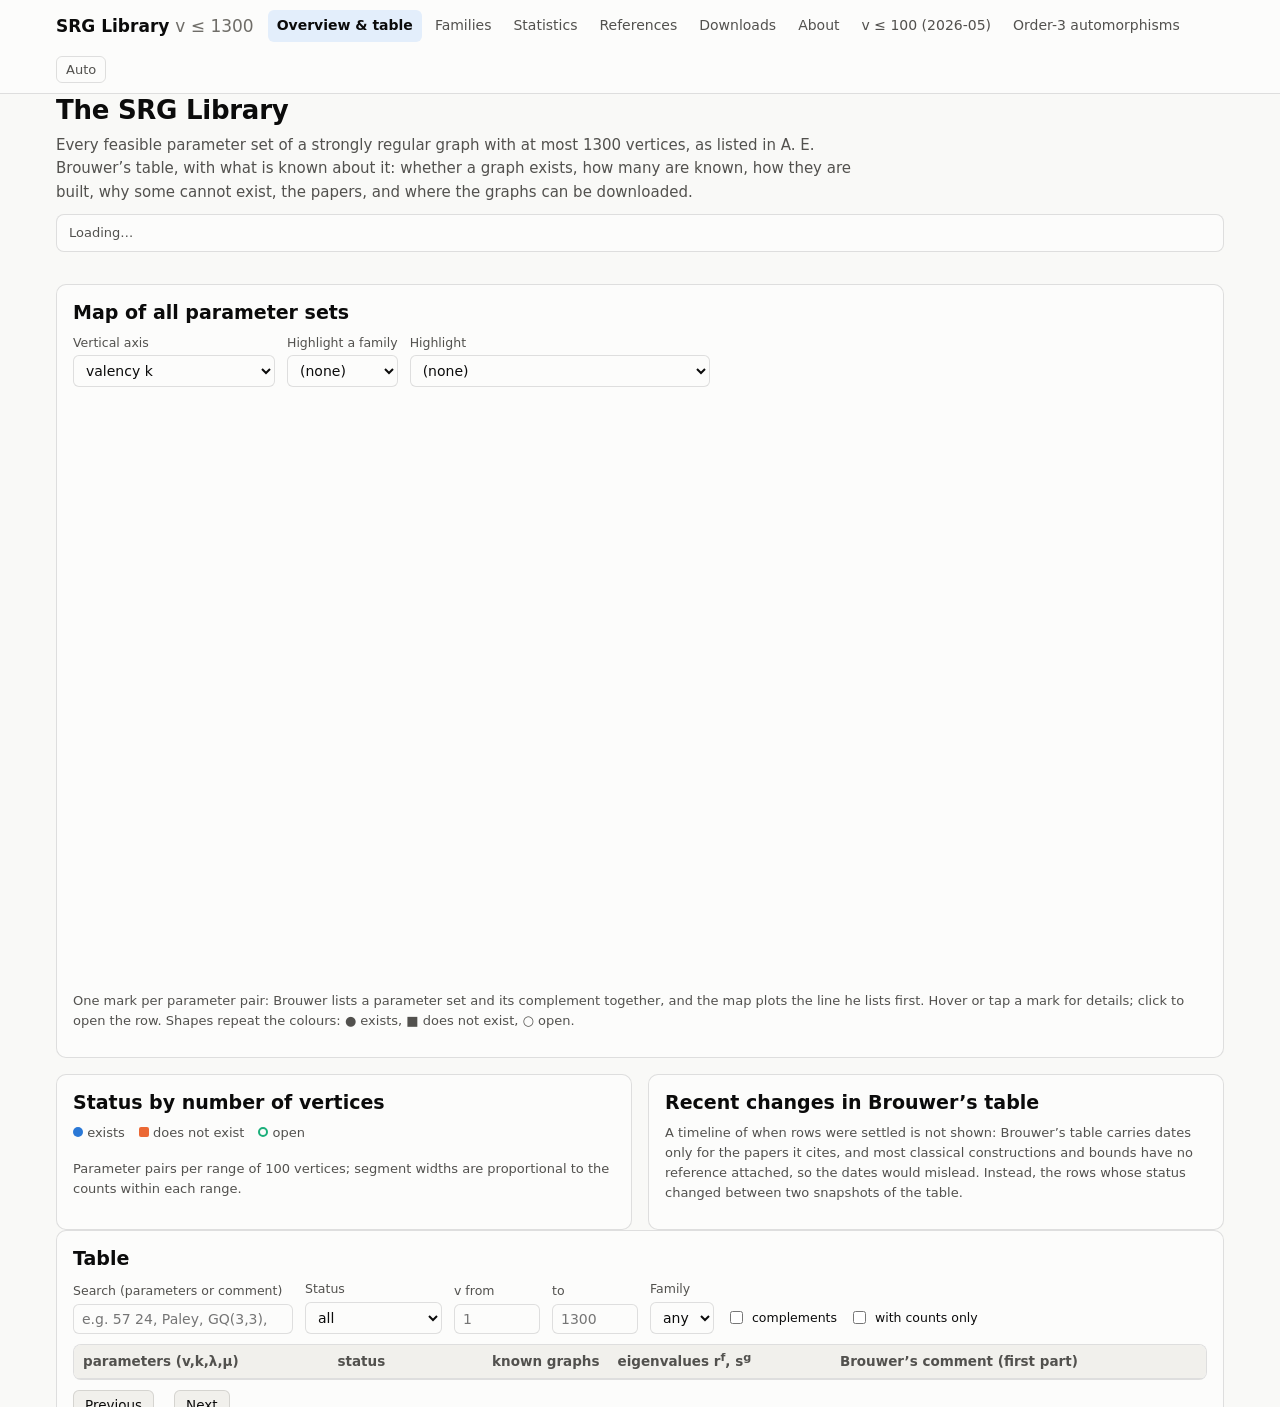
<file: index.html>
<!doctype html>
<html lang="en"><head><meta charset="utf-8">
<meta name="viewport" content="width=device-width, initial-scale=1">
<title>SRG Library</title>
<meta http-equiv="refresh" content="0; url=library.html">
<link rel="canonical" href="library.html">
<style>body{font-family:system-ui,sans-serif;margin:2rem;background:#fff;color:#111}@media (prefers-color-scheme:dark){body{background:#111;color:#eee}a{color:#8cf}}</style>
</head><body><p>The SRG Library has moved to <a href="library.html">library.html</a>. The earlier v ≤ 100 table is at <a href="v100.html">v100.html</a>.</p></body></html>
</file>
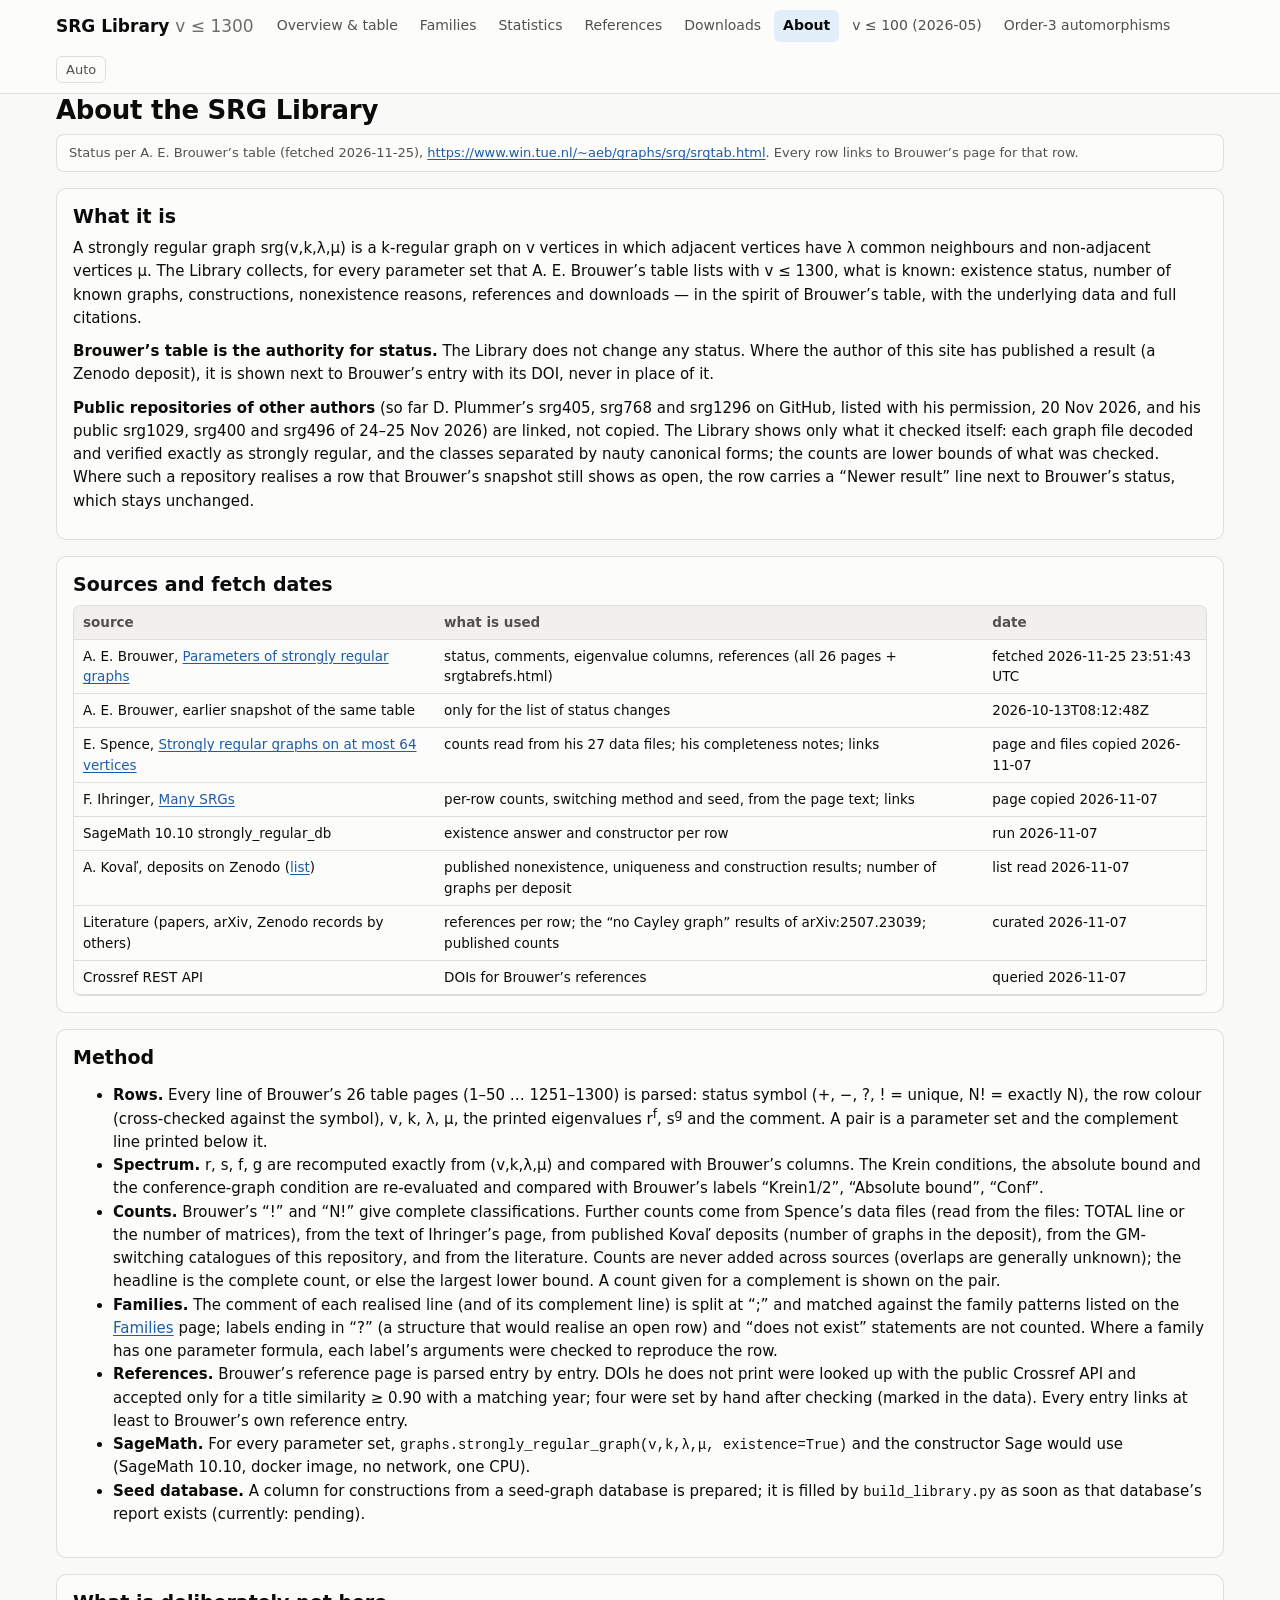
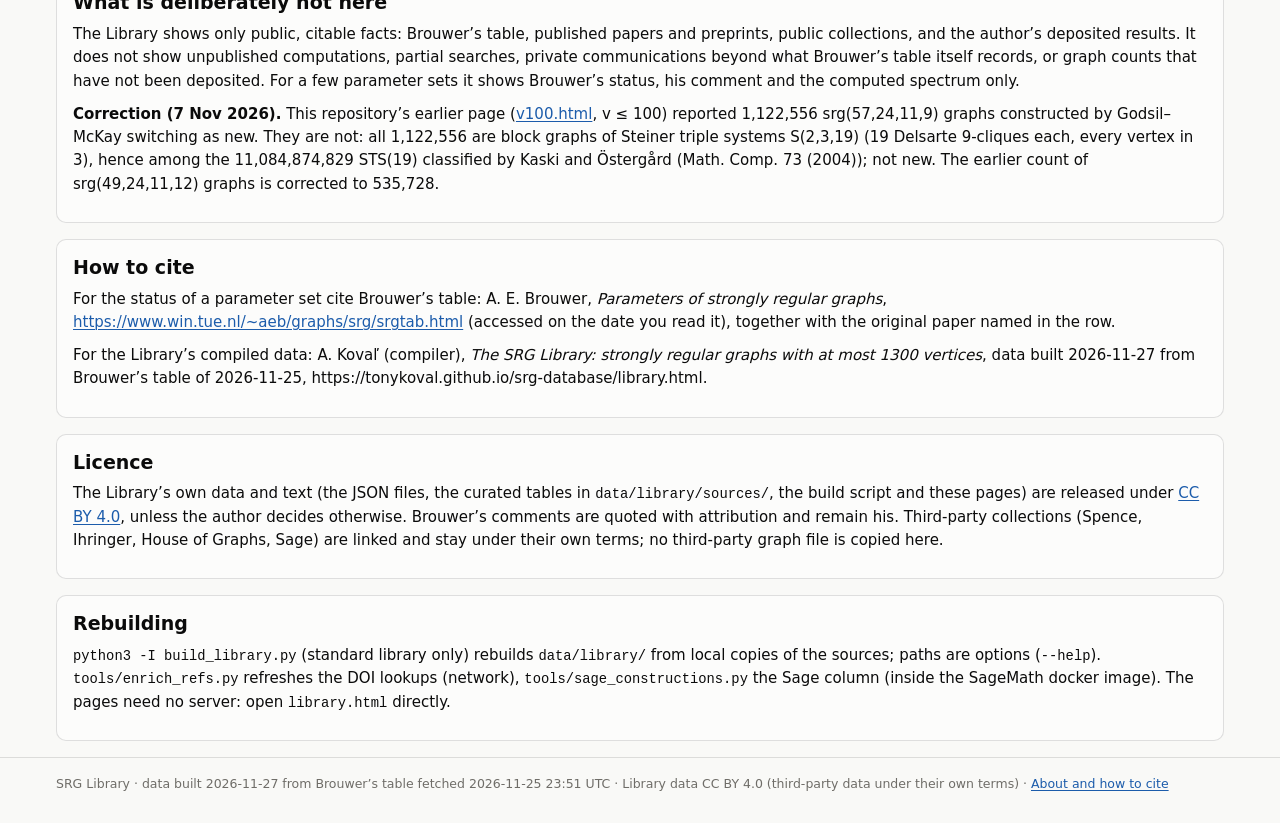
<file: about.html>
<!doctype html>
<html lang="en">
<head>
<meta charset="utf-8">
<meta name="viewport" content="width=device-width, initial-scale=1">
<title>About the SRG Library</title>
<meta name="description" content="Sources, method, licence and how to cite the SRG Library.">
<link rel="stylesheet" href="assets/library.css">
<script src="assets/library.js"></script>
</head>
<body data-page="about">
<header class="top"></header>
<main class="wrap">
  <h1>About the SRG Library</h1>
  <p class="source-line" data-source-line>Loading…</p>

  <section class="card">
    <h2>What it is</h2>
    <p>A strongly regular graph srg(v,k,λ,μ) is a k-regular graph on v vertices in which adjacent vertices have λ common neighbours and non-adjacent vertices μ. The Library collects, for every parameter set that A. E. Brouwer’s table lists with v ≤ 1300, what is known: existence status, number of known graphs, constructions, nonexistence reasons, references and downloads — in the spirit of Brouwer’s table, with the underlying data and full citations.</p>
    <p><b>Brouwer’s table is the authority for status.</b> The Library does not change any status. Where the author of this site has published a result (a Zenodo deposit), it is shown next to Brouwer’s entry with its DOI, never in place of it.</p>
    <p><b>Public repositories of other authors</b> (so far D. Plummer’s srg405, srg768 and srg1296 on GitHub, listed with his permission, 20 Nov 2026, and his public srg1029, srg400 and srg496 of 24–25 Nov 2026) are linked, not copied. The Library shows only what it checked itself: each graph file decoded and verified exactly as strongly regular, and the classes separated by nauty canonical forms; the counts are lower bounds of what was checked. Where such a repository realises a row that Brouwer’s snapshot still shows as open, the row carries a “Newer result” line next to Brouwer’s status, which stays unchanged.</p>
  </section>

  <section class="card">
    <h2>Sources and fetch dates</h2>
    <div id="srcs"></div>
  </section>

  <section class="card">
    <h2>Method</h2>
    <ul>
      <li><b>Rows.</b> Every line of Brouwer’s 26 table pages (1–50 … 1251–1300) is parsed: status symbol (+, −, ?, ! = unique, N! = exactly N), the row colour (cross-checked against the symbol), v, k, λ, μ, the printed eigenvalues r<sup>f</sup>, s<sup>g</sup> and the comment. A pair is a parameter set and the complement line printed below it.</li>
      <li><b>Spectrum.</b> r, s, f, g are recomputed exactly from (v,k,λ,μ) and compared with Brouwer’s columns. The Krein conditions, the absolute bound and the conference-graph condition are re-evaluated and compared with Brouwer’s labels “Krein1/2”, “Absolute bound”, “Conf”.</li>
      <li><b>Counts.</b> Brouwer’s “!” and “N!” give complete classifications. Further counts come from Spence’s data files (read from the files: TOTAL line or the number of matrices), from the text of Ihringer’s page, from published Kovaľ deposits (number of graphs in the deposit), from the GM-switching catalogues of this repository, and from the literature. Counts are never added across sources (overlaps are generally unknown); the headline is the complete count, or else the largest lower bound. A count given for a complement is shown on the pair.</li>
      <li><b>Families.</b> The comment of each realised line (and of its complement line) is split at “;” and matched against the family patterns listed on the <a href="families.html">Families</a> page; labels ending in “?” (a structure that would realise an open row) and “does not exist” statements are not counted. Where a family has one parameter formula, each label’s arguments were checked to reproduce the row.</li>
      <li><b>References.</b> Brouwer’s reference page is parsed entry by entry. DOIs he does not print were looked up with the public Crossref API and accepted only for a title similarity ≥ 0.90 with a matching year; four were set by hand after checking (marked in the data). Every entry links at least to Brouwer’s own reference entry.</li>
      <li><b>SageMath.</b> For every parameter set, <code>graphs.strongly_regular_graph(v,k,λ,μ, existence=True)</code> and the constructor Sage would use (SageMath 10.10, docker image, no network, one CPU).</li>
      <li><b>Seed database.</b> A column for constructions from a seed-graph database is prepared; it is filled by <code>build_library.py</code> as soon as that database’s report exists (currently: pending).</li>
    </ul>
  </section>

  <section class="card">
    <h2>What is deliberately not here</h2>
    <p>The Library shows only public, citable facts: Brouwer’s table, published papers and preprints, public collections, and the author’s deposited results. It does not show unpublished computations, partial searches, private communications beyond what Brouwer’s table itself records, or graph counts that have not been deposited. For a few parameter sets it shows Brouwer’s status, his comment and the computed spectrum only.</p>
    <p><b>Correction (7 Nov 2026).</b> This repository’s earlier page (<a href="v100.html">v100.html</a>, v ≤ 100) reported 1,122,556 srg(57,24,11,9) graphs constructed by Godsil–McKay switching as new. They are not: all 1,122,556 are block graphs of Steiner triple systems S(2,3,19) (19 Delsarte 9-cliques each, every vertex in 3), hence among the 11,084,874,829 STS(19) classified by Kaski and Östergård (Math. Comp. 73 (2004)); not new. The earlier count of srg(49,24,11,12) graphs is corrected to 535,728.</p>
  </section>

  <section class="card">
    <h2>How to cite</h2>
    <p>For the status of a parameter set cite Brouwer’s table: A. E. Brouwer, <i>Parameters of strongly regular graphs</i>, <a href="https://www.win.tue.nl/~aeb/graphs/srg/srgtab.html">https://www.win.tue.nl/~aeb/graphs/srg/srgtab.html</a> (accessed on the date you read it), together with the original paper named in the row.</p>
    <p>For the Library’s compiled data: <span id="cite"></span></p>
  </section>

  <section class="card">
    <h2>Licence</h2>
    <p>The Library’s own data and text (the JSON files, the curated tables in <code>data/library/sources/</code>, the build script and these pages) are released under <a href="https://creativecommons.org/licenses/by/4.0/">CC BY 4.0</a>, unless the author decides otherwise. Brouwer’s comments are quoted with attribution and remain his. Third-party collections (Spence, Ihringer, House of Graphs, Sage) are linked and stay under their own terms; no third-party graph file is copied here.</p>
  </section>

  <section class="card">
    <h2>Rebuilding</h2>
    <p><code>python3 -I build_library.py</code> (standard library only) rebuilds <code>data/library/</code> from local copies of the sources; paths are options (<code>--help</code>). <code>tools/enrich_refs.py</code> refreshes the DOI lookups (network), <code>tools/sage_constructions.py</code> the Sage column (inside the SageMath docker image). The pages need no server: open <code>library.html</code> directly.</p>
  </section>
</main>
<footer class="foot"></footer>
<script>
(function () {
  var E = SRG.esc;
  SRG.load("meta").then(function (m) {
    var b = (m.brouwer_fetch || "");
    document.getElementById("srcs").innerHTML = '<div class="tablebox"><table><thead><tr><th>source</th><th>what is used</th><th>date</th></tr></thead><tbody>' + [
      ['A. E. Brouwer, <a href="' + m.brouwer_base + 'srgtab.html">Parameters of strongly regular graphs</a>', "status, comments, eigenvalue columns, references (all 26 pages + srgtabrefs.html)", "fetched " + E(b.replace("T", " ").replace("Z", " UTC"))],
      ["A. E. Brouwer, earlier snapshot of the same table", "only for the list of status changes", E(m.brouwer_old_fetch)],
      ['E. Spence, <a href="' + m.spence_page + '">Strongly regular graphs on at most 64 vertices</a>', "counts read from his 27 data files; his completeness notes; links", "page and files copied 2026-11-07"],
      ['F. Ihringer, <a href="' + m.ihringer_page + '">Many SRGs</a>', "per-row counts, switching method and seed, from the page text; links", "page copied 2026-11-07"],
      ["SageMath 10.10 strongly_regular_db", "existence answer and constructor per row", "run 2026-11-07"],
      ['A. Kovaľ, deposits on Zenodo (<a href="https://tonykoval.github.io/srg-open-cases/papers.html">list</a>)', "published nonexistence, uniqueness and construction results; number of graphs per deposit", "list read 2026-11-07"],
      ["Literature (papers, arXiv, Zenodo records by others)", "references per row; the “no Cayley graph” results of arXiv:2507.23039; published counts", "curated 2026-11-07"],
      ["Crossref REST API", "DOIs for Brouwer’s references", "queried 2026-11-07"]
    ].map(function (r) { return "<tr><td>" + r[0] + "</td><td>" + r[1] + "</td><td>" + r[2] + "</td></tr>"; }).join("") + "</tbody></table></div>";
    document.getElementById("cite").innerHTML = "A. Kovaľ (compiler), <i>The SRG Library: strongly regular graphs with at most 1300 vertices</i>, data built " + E((m.built || "").slice(0, 10)) +
      " from Brouwer’s table of " + E(b.slice(0, 10)) + ", https://tonykoval.github.io/srg-database/library.html.";
  });
})();
</script>
</body>
</html>
</file>
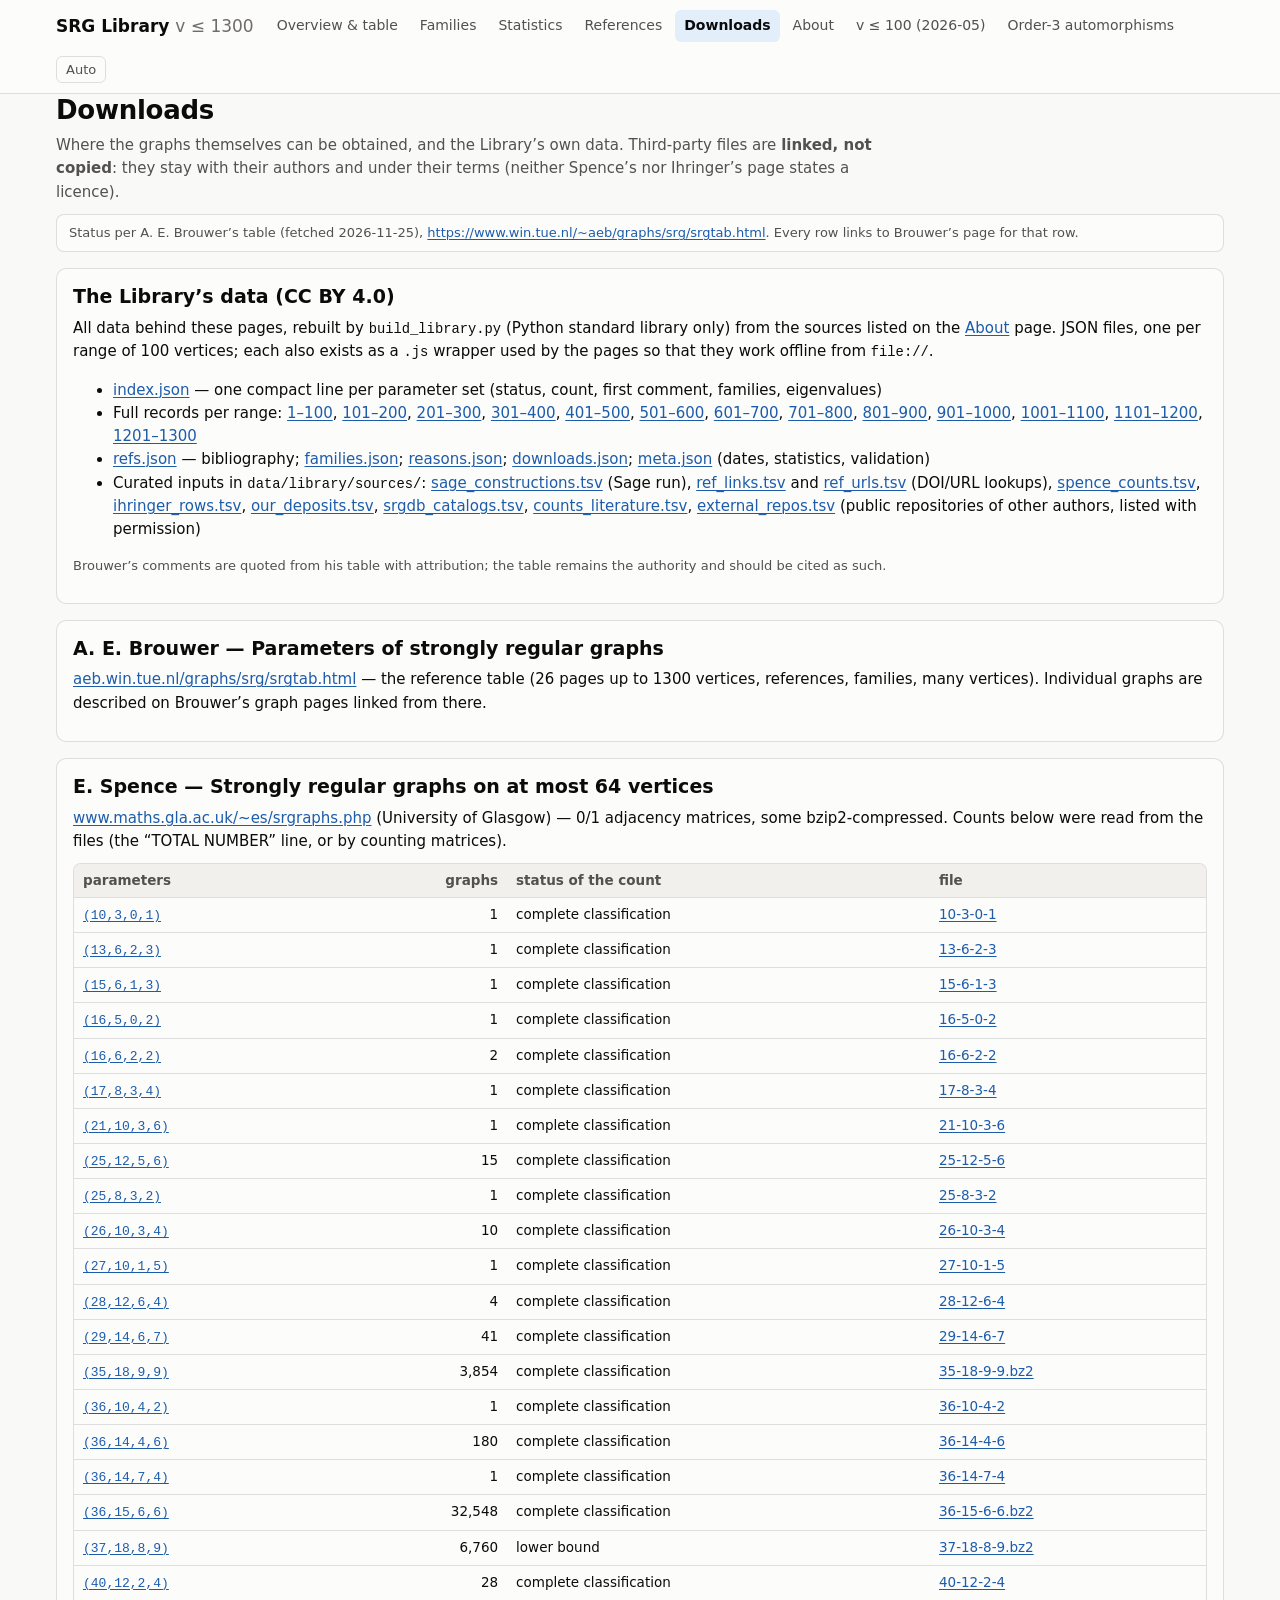
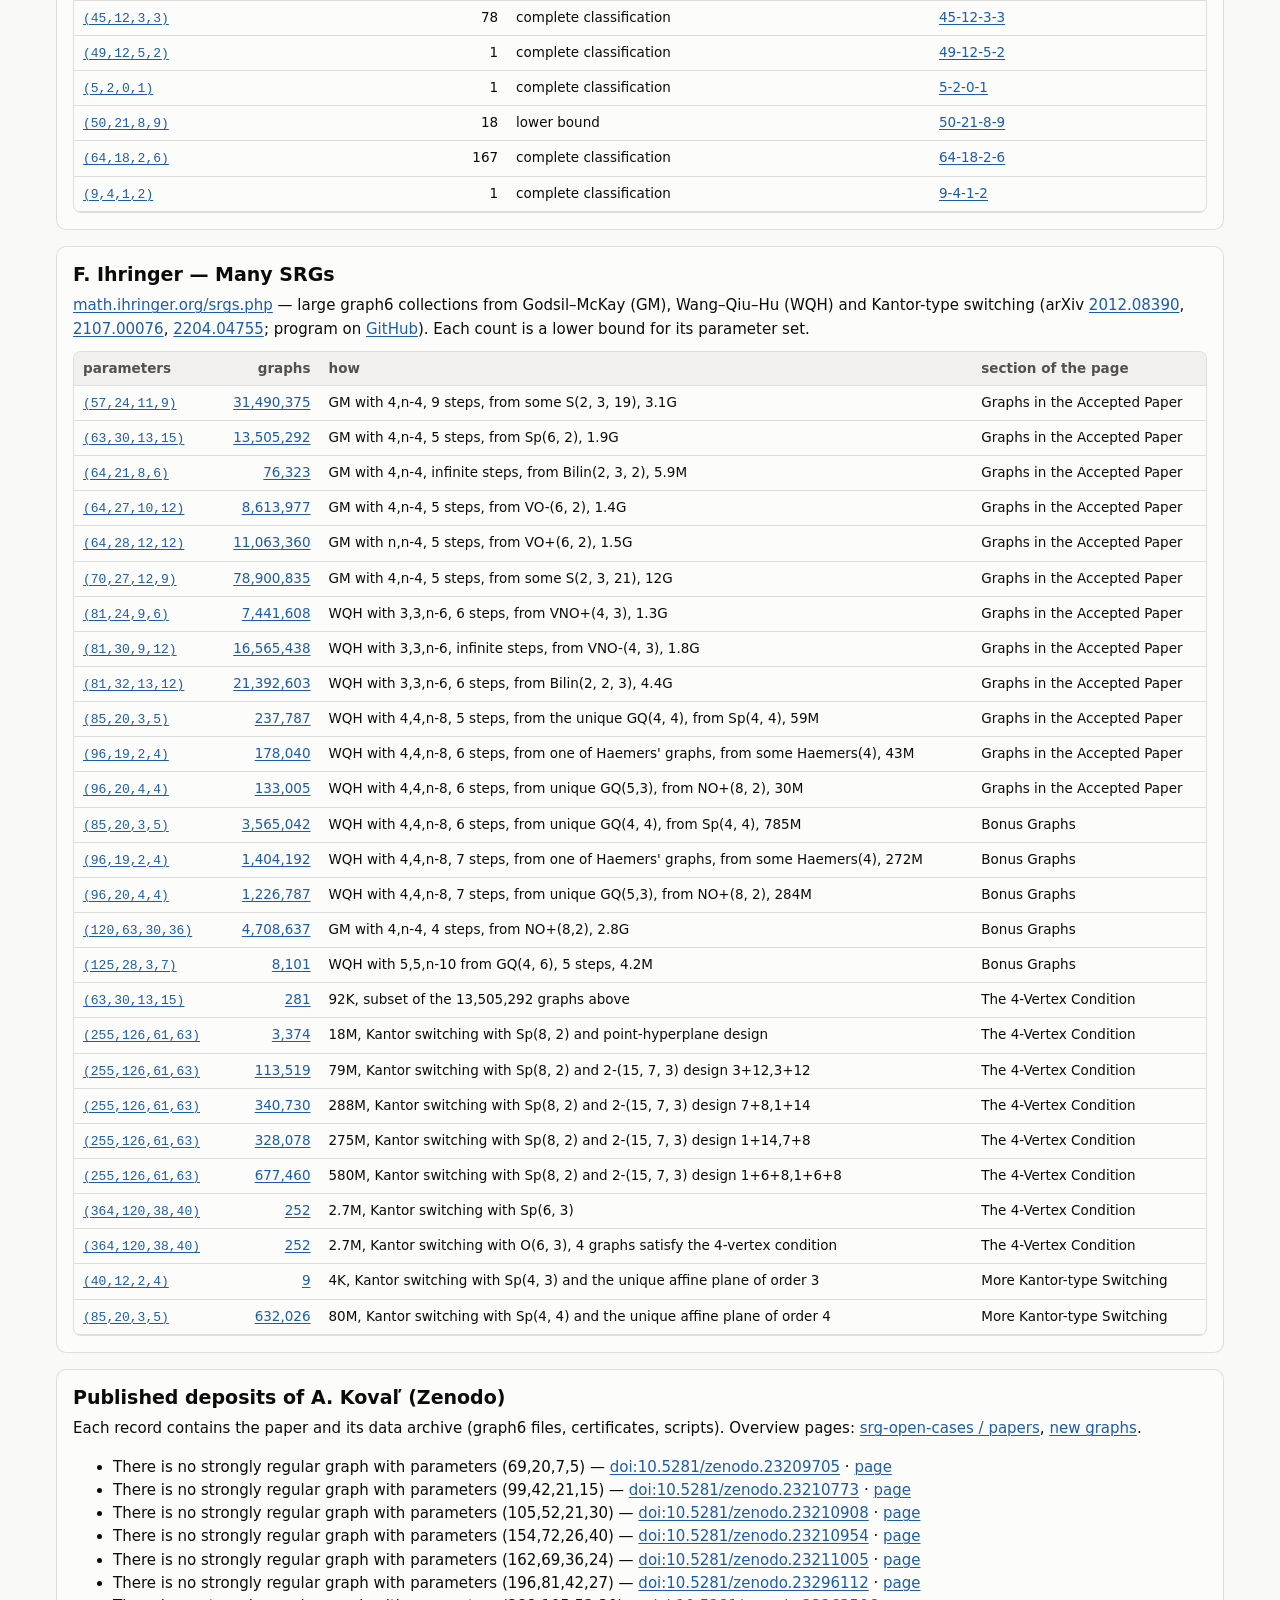
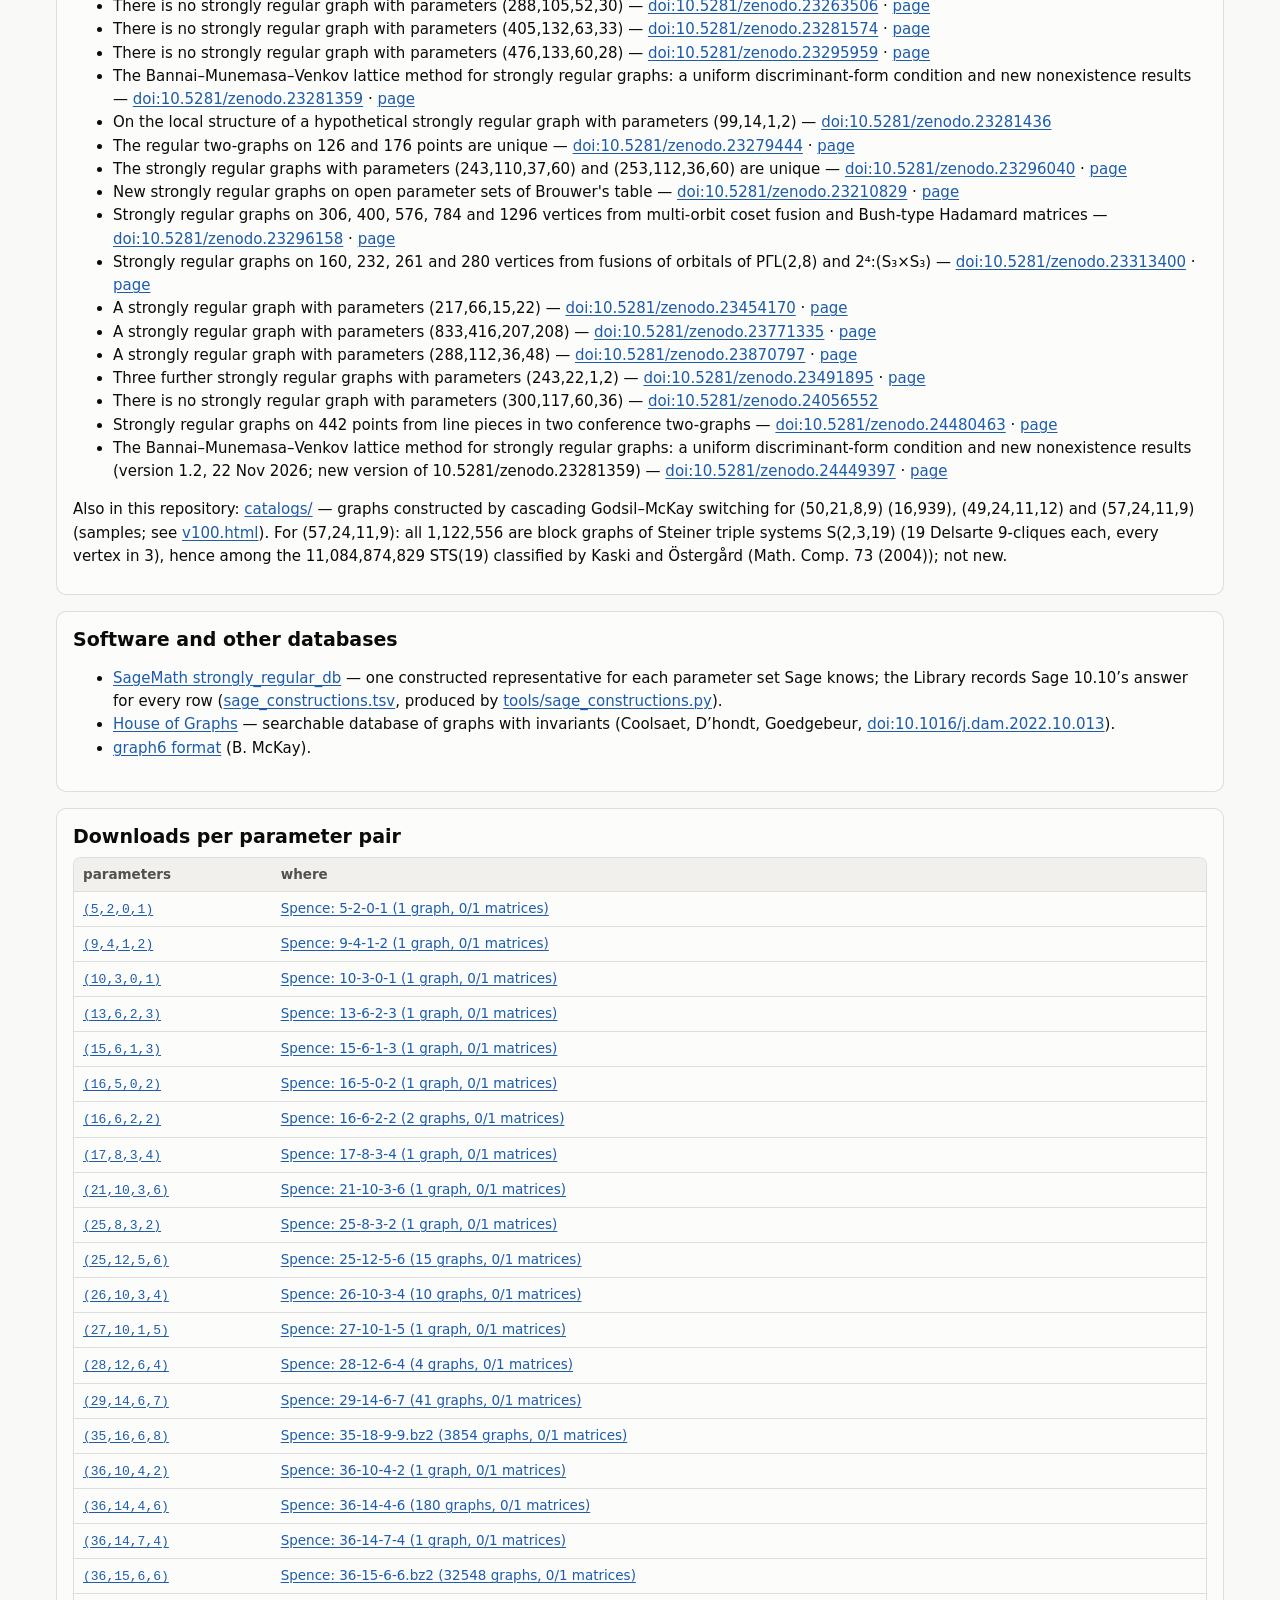
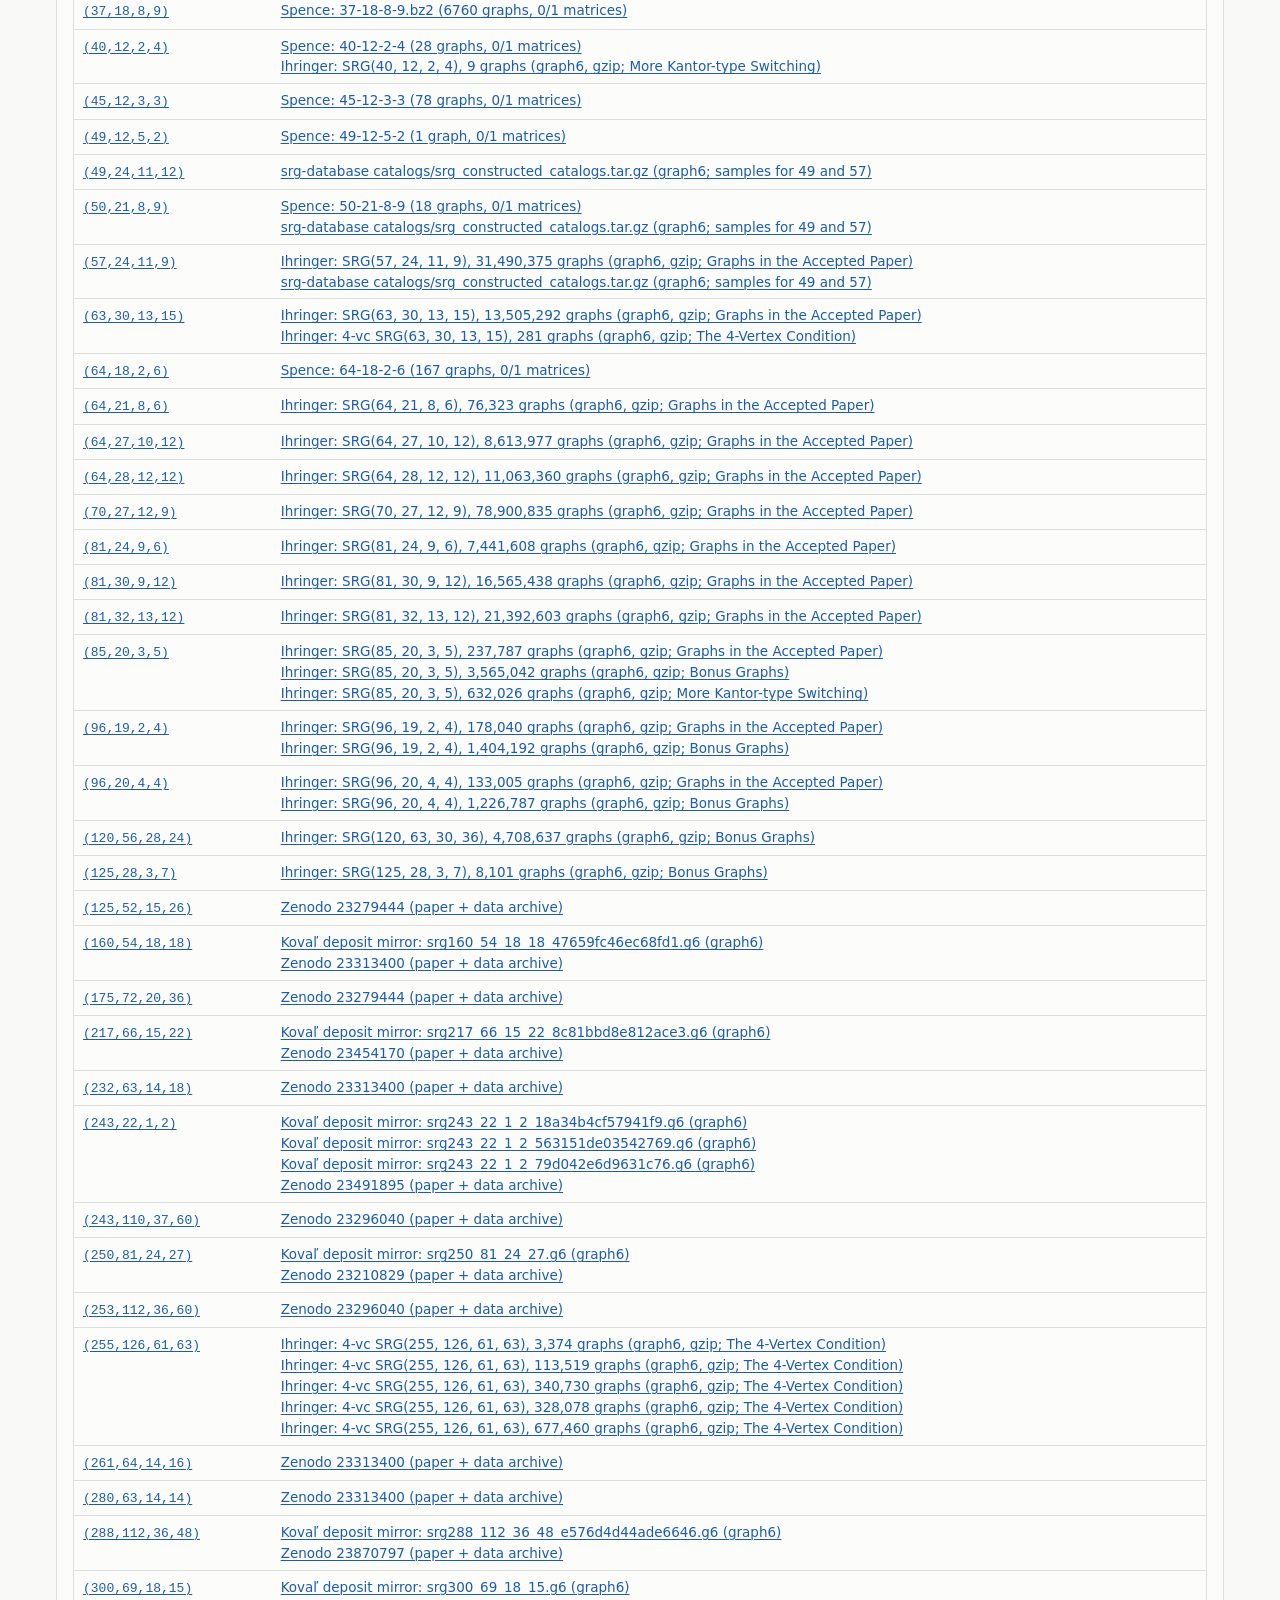
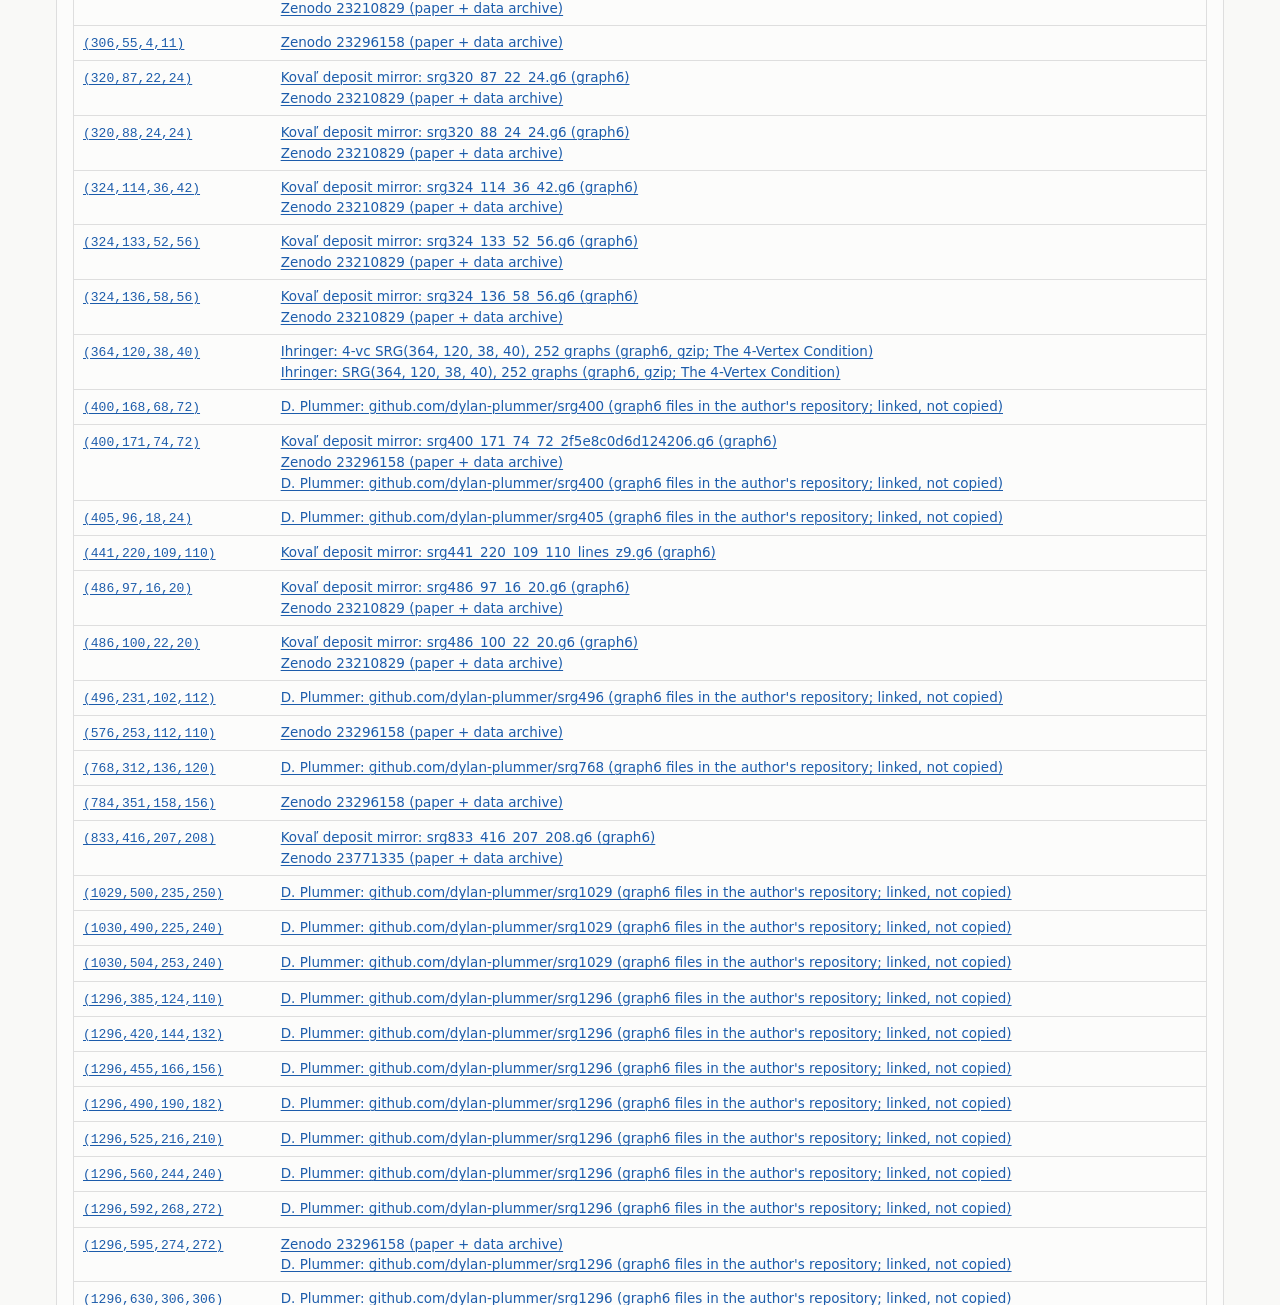
<file: downloads.html>
<!doctype html>
<html lang="en">
<head>
<meta charset="utf-8">
<meta name="viewport" content="width=device-width, initial-scale=1">
<title>SRG Downloads</title>
<meta name="description" content="Where the strongly regular graphs live: Spence's and Ihringer's collections, SageMath, House of Graphs, Zenodo deposits, and the Library's own data files.">
<link rel="stylesheet" href="assets/library.css">
<script src="assets/library.js"></script>
</head>
<body data-page="downloads">
<header class="top"></header>
<main class="wrap">
  <h1>Downloads</h1>
  <p class="lede">Where the graphs themselves can be obtained, and the Library’s own data. Third-party files are <b>linked, not copied</b>: they stay with their authors and under their terms (neither Spence’s nor Ihringer’s page states a licence).</p>
  <p class="source-line" data-source-line>Loading…</p>

  <section class="card">
    <h2>The Library’s data (CC BY 4.0)</h2>
    <p>All data behind these pages, rebuilt by <code>build_library.py</code> (Python standard library only) from the sources listed on the <a href="about.html">About</a> page. JSON files, one per range of 100 vertices; each also exists as a <code>.js</code> wrapper used by the pages so that they work offline from <code>file://</code>.</p>
    <ul>
      <li><a href="data/library/index.json">index.json</a> — one compact line per parameter set (status, count, first comment, families, eigenvalues)</li>
      <li id="rowfiles"></li>
      <li><a href="data/library/refs.json">refs.json</a> — bibliography; <a href="data/library/families.json">families.json</a>; <a href="data/library/reasons.json">reasons.json</a>; <a href="data/library/downloads.json">downloads.json</a>; <a href="data/library/meta.json">meta.json</a> (dates, statistics, validation)</li>
      <li>Curated inputs in <code>data/library/sources/</code>: <a href="data/library/sources/sage_constructions.tsv">sage_constructions.tsv</a> (Sage run), <a href="data/library/sources/ref_links.tsv">ref_links.tsv</a> and <a href="data/library/sources/ref_urls.tsv">ref_urls.tsv</a> (DOI/URL lookups), <a href="data/library/sources/spence_counts.tsv">spence_counts.tsv</a>, <a href="data/library/sources/ihringer_rows.tsv">ihringer_rows.tsv</a>, <a href="data/library/sources/our_deposits.tsv">our_deposits.tsv</a>, <a href="data/library/sources/srgdb_catalogs.tsv">srgdb_catalogs.tsv</a>, <a href="data/library/sources/counts_literature.tsv">counts_literature.tsv</a>, <a href="data/library/sources/external_repos.tsv">external_repos.tsv</a> (public repositories of other authors, listed with permission)</li>
    </ul>
    <p class="note">Brouwer’s comments are quoted from his table with attribution; the table remains the authority and should be cited as such.</p>
  </section>

  <section class="card">
    <h2>A. E. Brouwer — Parameters of strongly regular graphs</h2>
    <p><a href="https://aeb.win.tue.nl/graphs/srg/srgtab.html">aeb.win.tue.nl/graphs/srg/srgtab.html</a> — the reference table (26 pages up to 1300 vertices, references, families, many vertices). Individual graphs are described on Brouwer’s graph pages linked from there.</p>
  </section>

  <section class="card">
    <h2>E. Spence — Strongly regular graphs on at most 64 vertices</h2>
    <p><a href="https://www.maths.gla.ac.uk/~es/srgraphs.php">www.maths.gla.ac.uk/~es/srgraphs.php</a> (University of Glasgow) — 0/1 adjacency matrices, some bzip2-compressed. Counts below were read from the files (the “TOTAL NUMBER” line, or by counting matrices).</p>
    <div class="tablebox"><table><thead><tr><th>parameters</th><th class="num">graphs</th><th>status of the count</th><th>file</th></tr></thead><tbody id="spence"></tbody></table></div>
  </section>

  <section class="card">
    <h2>F. Ihringer — Many SRGs</h2>
    <p><a href="https://math.ihringer.org/srgs.php">math.ihringer.org/srgs.php</a> — large graph6 collections from Godsil–McKay (GM), Wang–Qiu–Hu (WQH) and Kantor-type switching (arXiv <a href="https://arxiv.org/abs/2012.08390">2012.08390</a>, <a href="https://arxiv.org/abs/2107.00076">2107.00076</a>, <a href="https://arxiv.org/abs/2204.04755">2204.04755</a>; program on <a href="https://github.com/ferihr/graphswitching">GitHub</a>). Each count is a lower bound for its parameter set.</p>
    <div class="tablebox"><table><thead><tr><th>parameters</th><th class="num">graphs</th><th>how</th><th>section of the page</th></tr></thead><tbody id="ihr"></tbody></table></div>
  </section>

  <section class="card">
    <h2>Published deposits of A. Kovaľ (Zenodo)</h2>
    <p>Each record contains the paper and its data archive (graph6 files, certificates, scripts). Overview pages: <a href="https://tonykoval.github.io/srg-open-cases/papers.html">srg-open-cases / papers</a>, <a href="https://tonykoval.github.io/srg-open-cases/graphs.html">new graphs</a>.</p>
    <ul id="deps"></ul>
    <p>Also in this repository: <a href="catalogs/README.md">catalogs/</a> — graphs constructed by cascading Godsil–McKay switching for (50,21,8,9) (16,939), (49,24,11,12) and (57,24,11,9) (samples; see <a href="v100.html">v100.html</a>). For (57,24,11,9): all 1,122,556 are block graphs of Steiner triple systems S(2,3,19) (19 Delsarte 9-cliques each, every vertex in 3), hence among the 11,084,874,829 STS(19) classified by Kaski and Östergård (Math. Comp. 73 (2004)); not new.</p>
  </section>

  <section class="card">
    <h2>Software and other databases</h2>
    <ul>
      <li><a href="https://doc.sagemath.org/html/en/reference/graphs/sage/graphs/strongly_regular_db.html">SageMath strongly_regular_db</a> — one constructed representative for each parameter set Sage knows; the Library records Sage 10.10’s answer for every row (<a href="data/library/sources/sage_constructions.tsv">sage_constructions.tsv</a>, produced by <a href="tools/sage_constructions.py">tools/sage_constructions.py</a>).</li>
      <li><a href="https://houseofgraphs.org/">House of Graphs</a> — searchable database of graphs with invariants (Coolsaet, D’hondt, Goedgebeur, <a href="https://doi.org/10.1016/j.dam.2022.10.013">doi:10.1016/j.dam.2022.10.013</a>).</li>
      <li><a href="https://users.cecs.anu.edu.au/~bdm/data/formats.html">graph6 format</a> (B. McKay).</li>
    </ul>
  </section>

  <section class="card">
    <h2>Downloads per parameter pair</h2>
    <div class="tablebox"><table><thead><tr><th>parameters</th><th>where</th></tr></thead><tbody id="per"></tbody></table></div>
  </section>
</main>
<footer class="foot"></footer>
<script>
(function () {
  var E = SRG.esc;
  var files = [];
  for (var lo = 1; lo <= 1300; lo += 100) { var p = function (n) { return ("000" + n).slice(-4); }; files.push('<a href="data/library/rows-' + p(lo) + "-" + p(lo + 99) + '.json">' + lo + "–" + (lo + 99) + "</a>"); }
  document.getElementById("rowfiles").innerHTML = "Full records per range: " + files.join(", ");
  SRG.load("downloads").then(function (d) {
    var link = function (id) { return '<a class="rowlink" href="' + SRG.rowHref(id) + '">' + E(SRG.params(id)) + "</a>"; };
    document.getElementById("spence").innerHTML = d.spence.map(function (s) {
      return "<tr><td>" + link(s.row) + '</td><td class="num">' + SRG.fmt(s.n) + "</td><td>" + (s.kind === "complete" ? "complete classification" : "lower bound") + '</td><td><a href="' + E(s.url) + '">' + E(s.file) + "</a></td></tr>";
    }).join("");
    document.getElementById("ihr").innerHTML = d.ihringer.map(function (h) {
      return "<tr><td>" + link(h.row) + '</td><td class="num"><a href="' + E(h.url) + '">' + SRG.fmt(h.count) + "</a></td><td>" + E(h.method) + "</td><td>" + E(h.section) + "</td></tr>";
    }).join("");
    document.getElementById("deps").innerHTML = d.deposits.map(function (x) {
      return "<li>" + E(x.title) + ' — <a href="https://doi.org/' + E(x.doi) + '">doi:' + E(x.doi) + "</a>" + (x.page ? ' · <a href="' + E(x.page) + '">page</a>' : "") + "</li>";
    }).join("");
    var keys = Object.keys(d.rows).sort(function (a, b) { var x = a.split("_").map(Number), y = b.split("_").map(Number); for (var i = 0; i < 4; i++) if (x[i] !== y[i]) return x[i] - y[i]; return 0; });
    document.getElementById("per").innerHTML = keys.map(function (k) {
      return "<tr><td>" + link(k) + "</td><td>" + d.rows[k].map(function (x) { return '<a href="' + E(x.url) + '">' + E(x.label) + "</a>"; }).join("<br>") + "</td></tr>";
    }).join("");
  });
})();
</script>
</body>
</html>
</file>
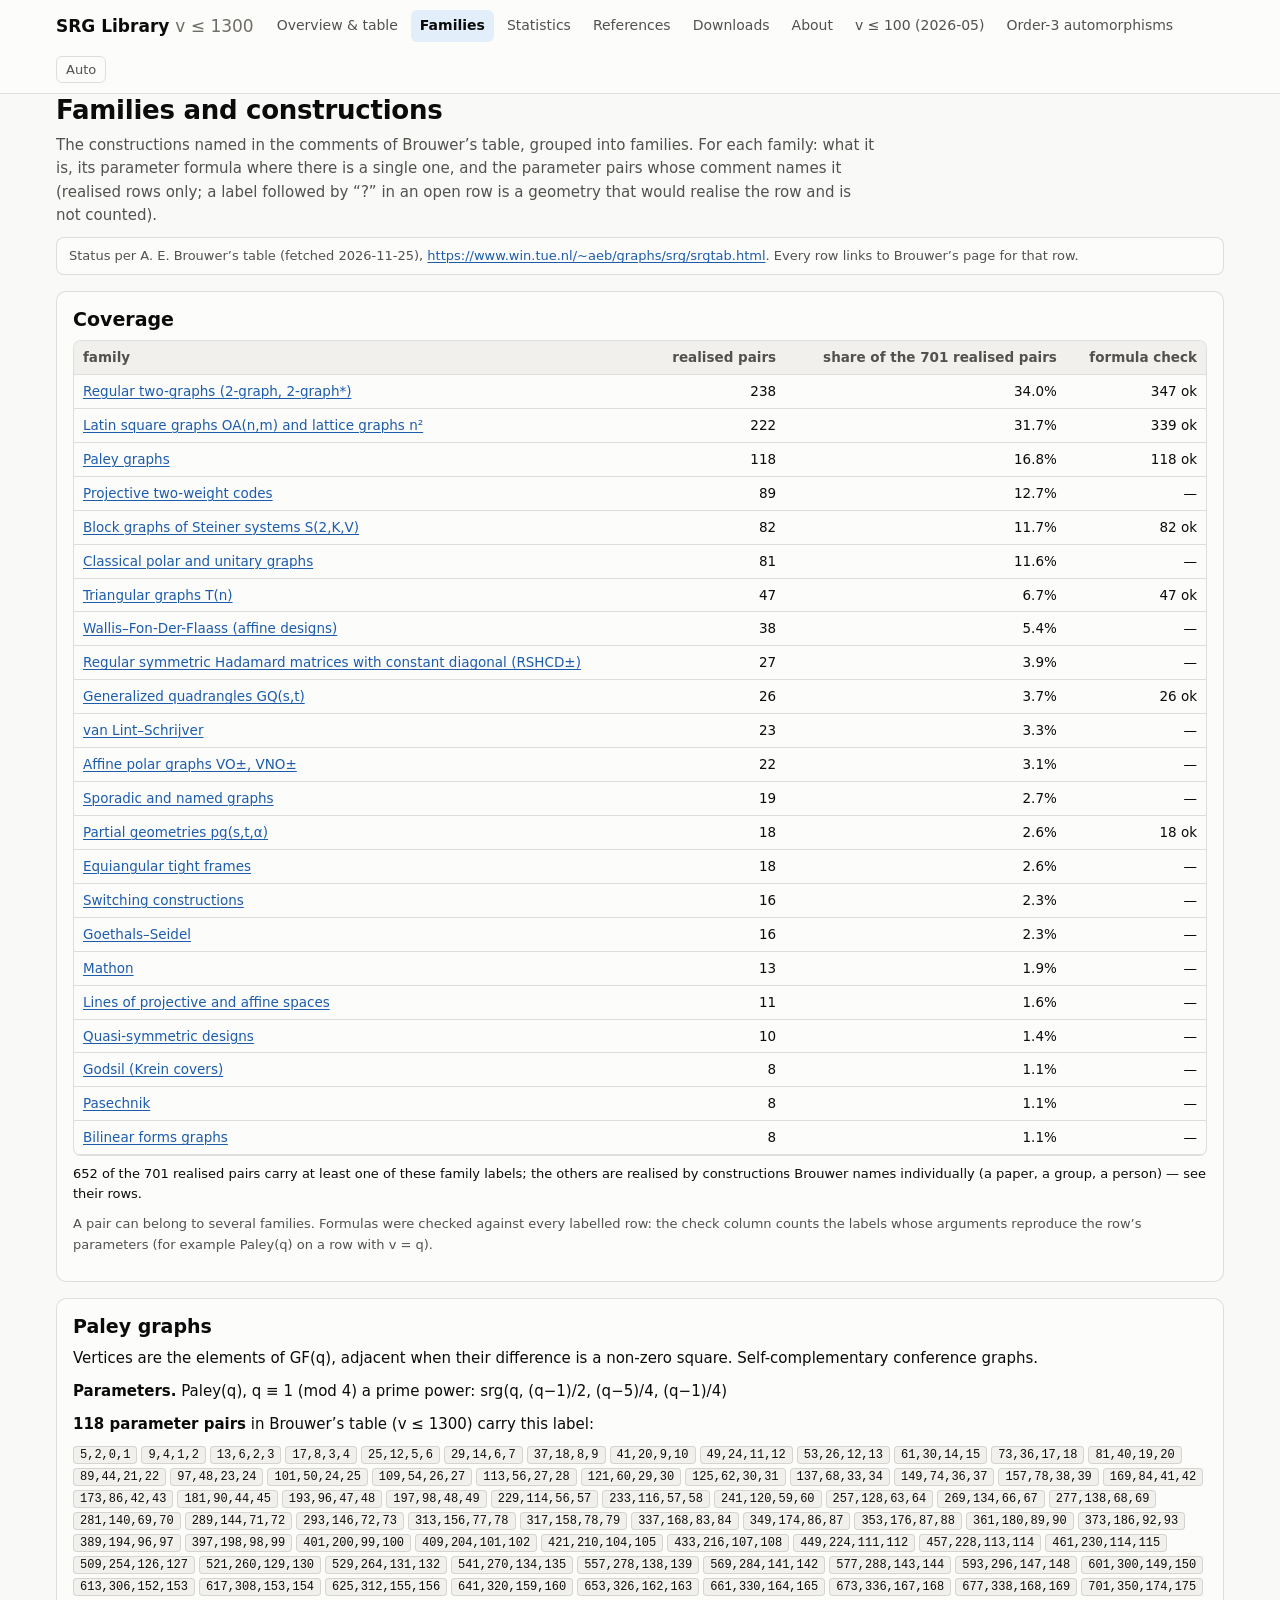
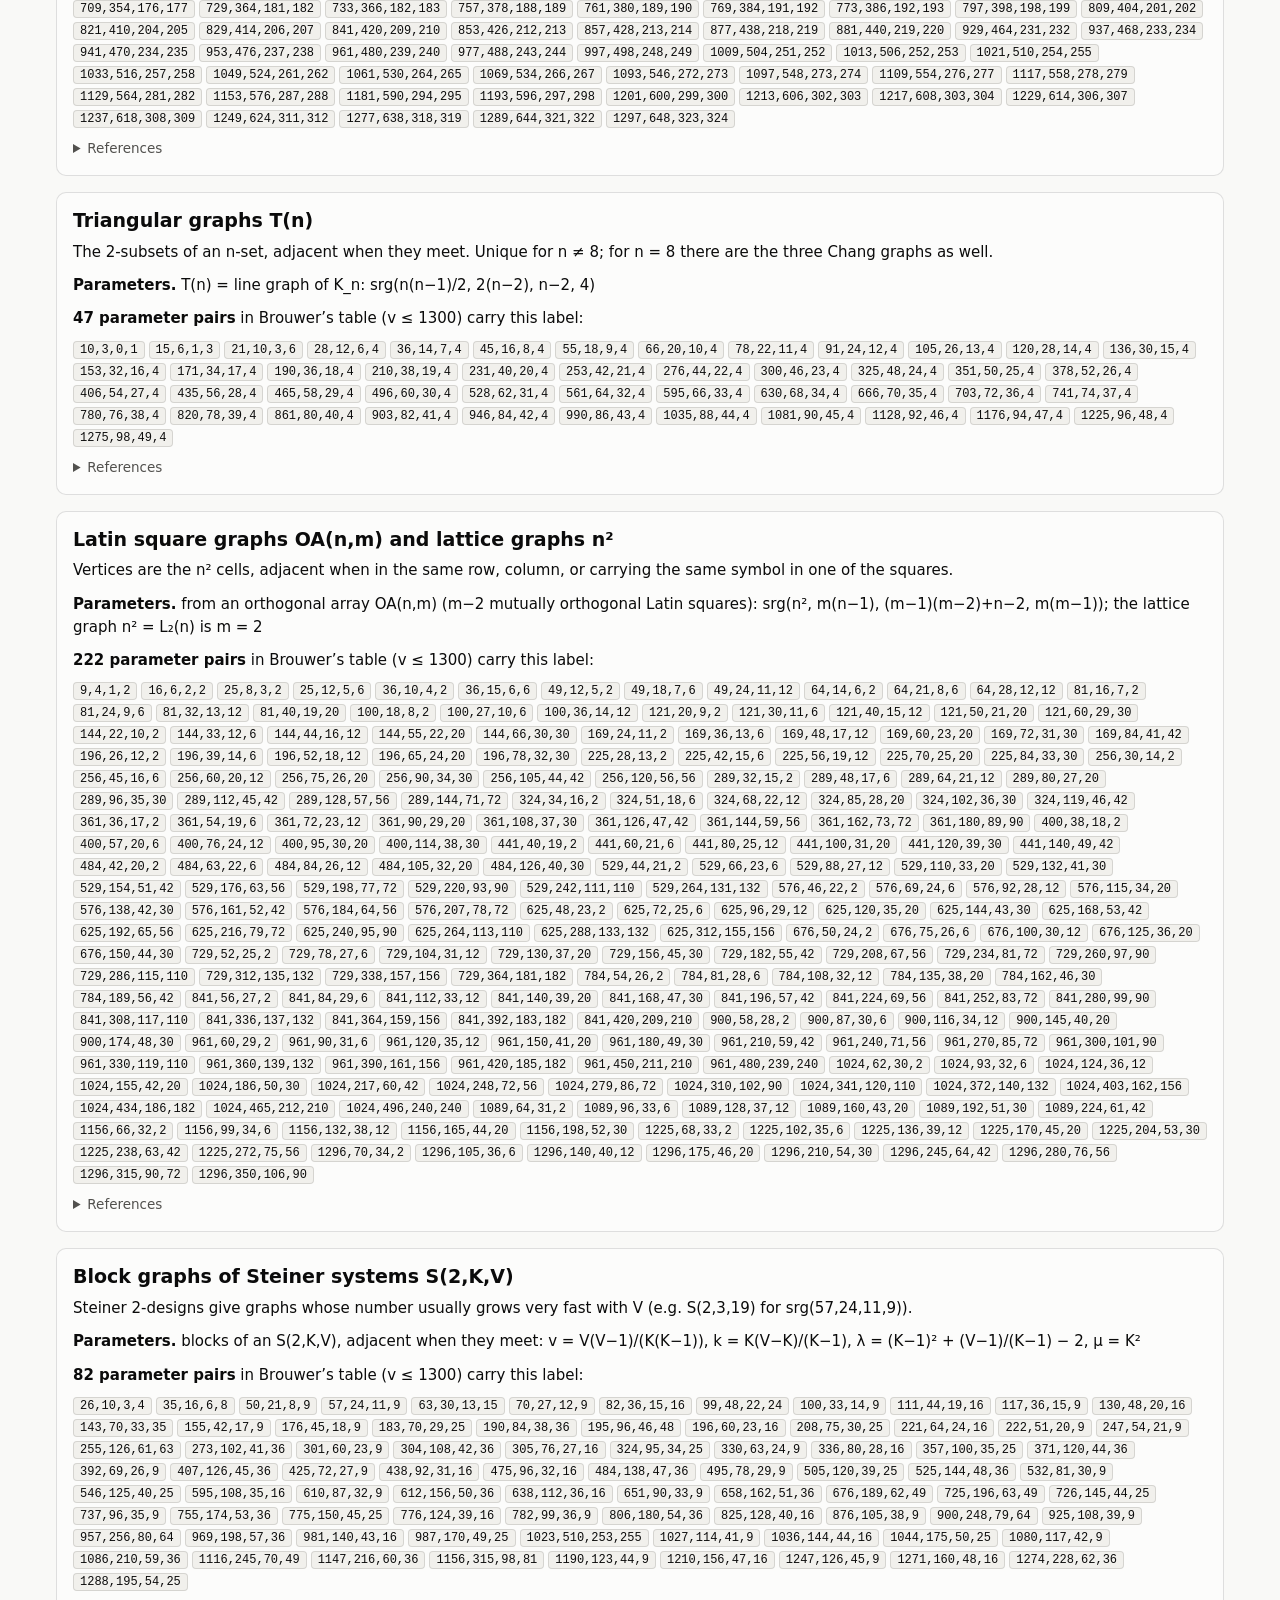
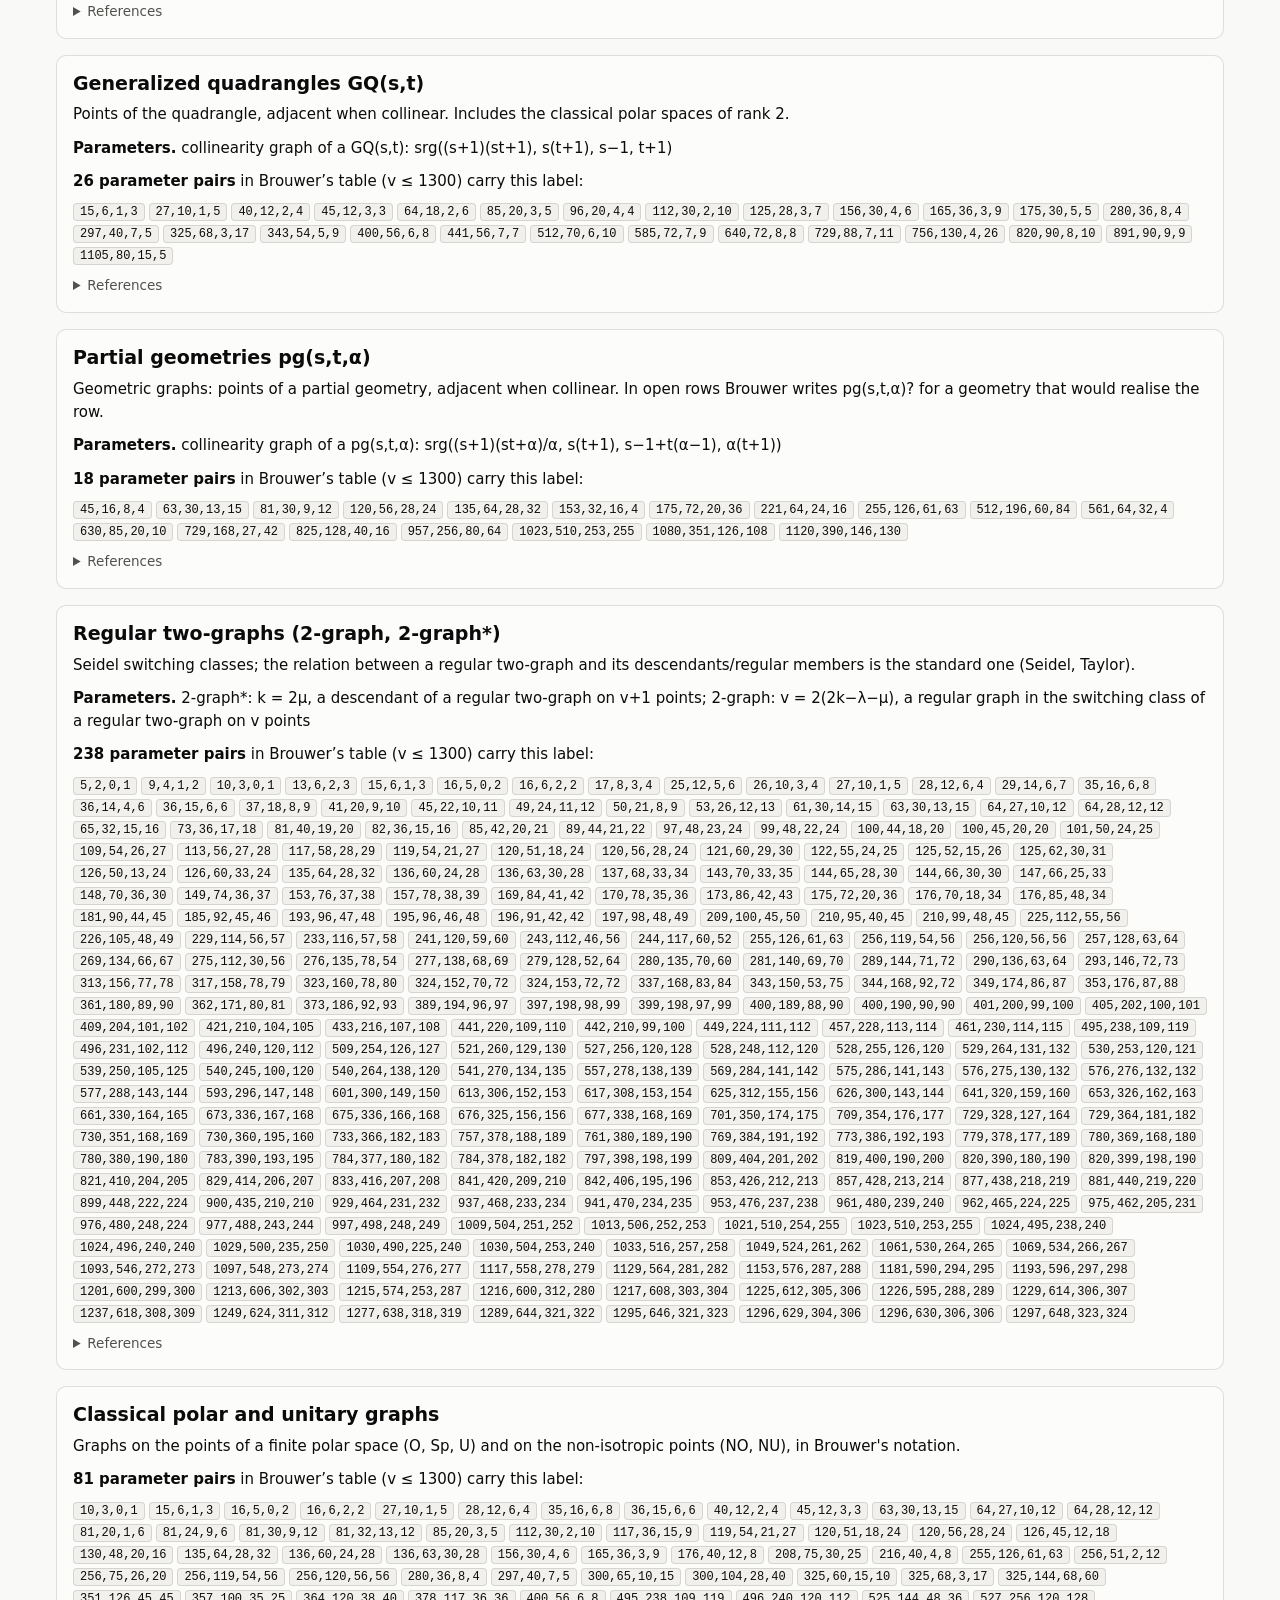
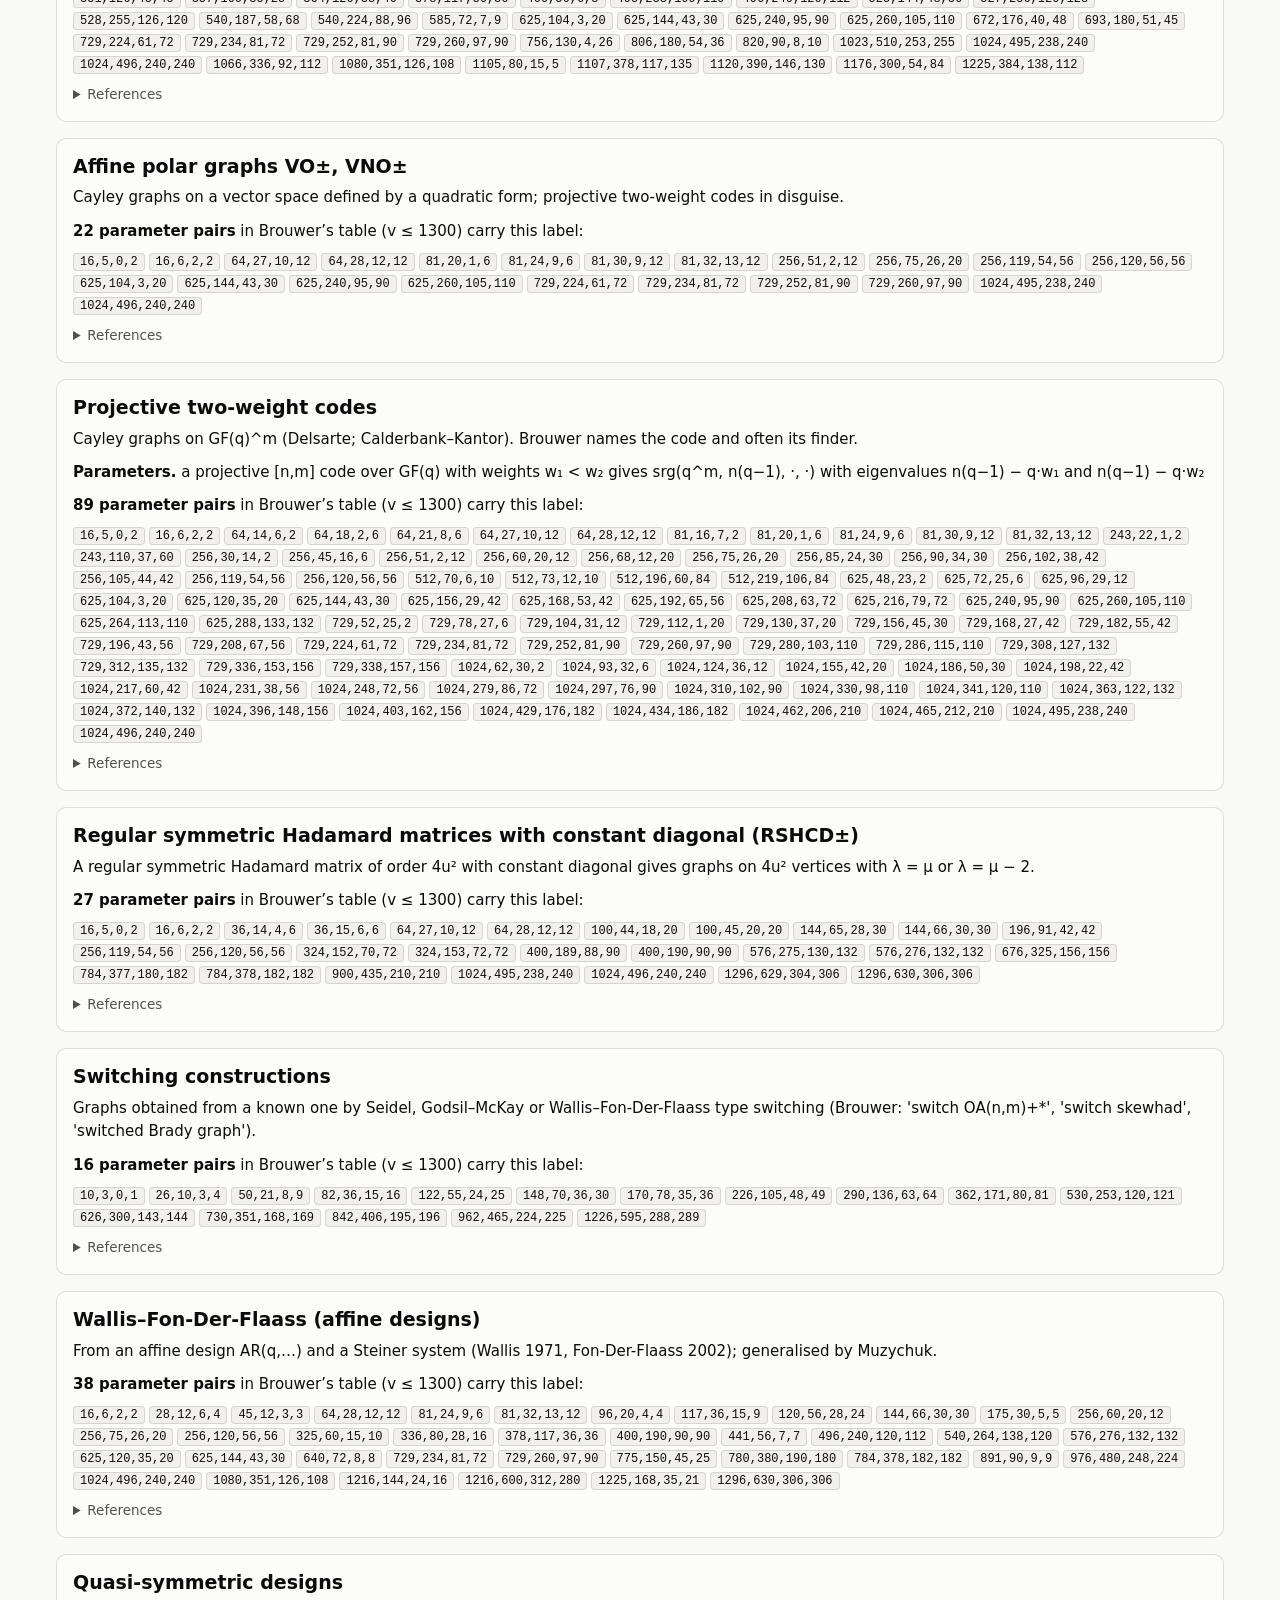
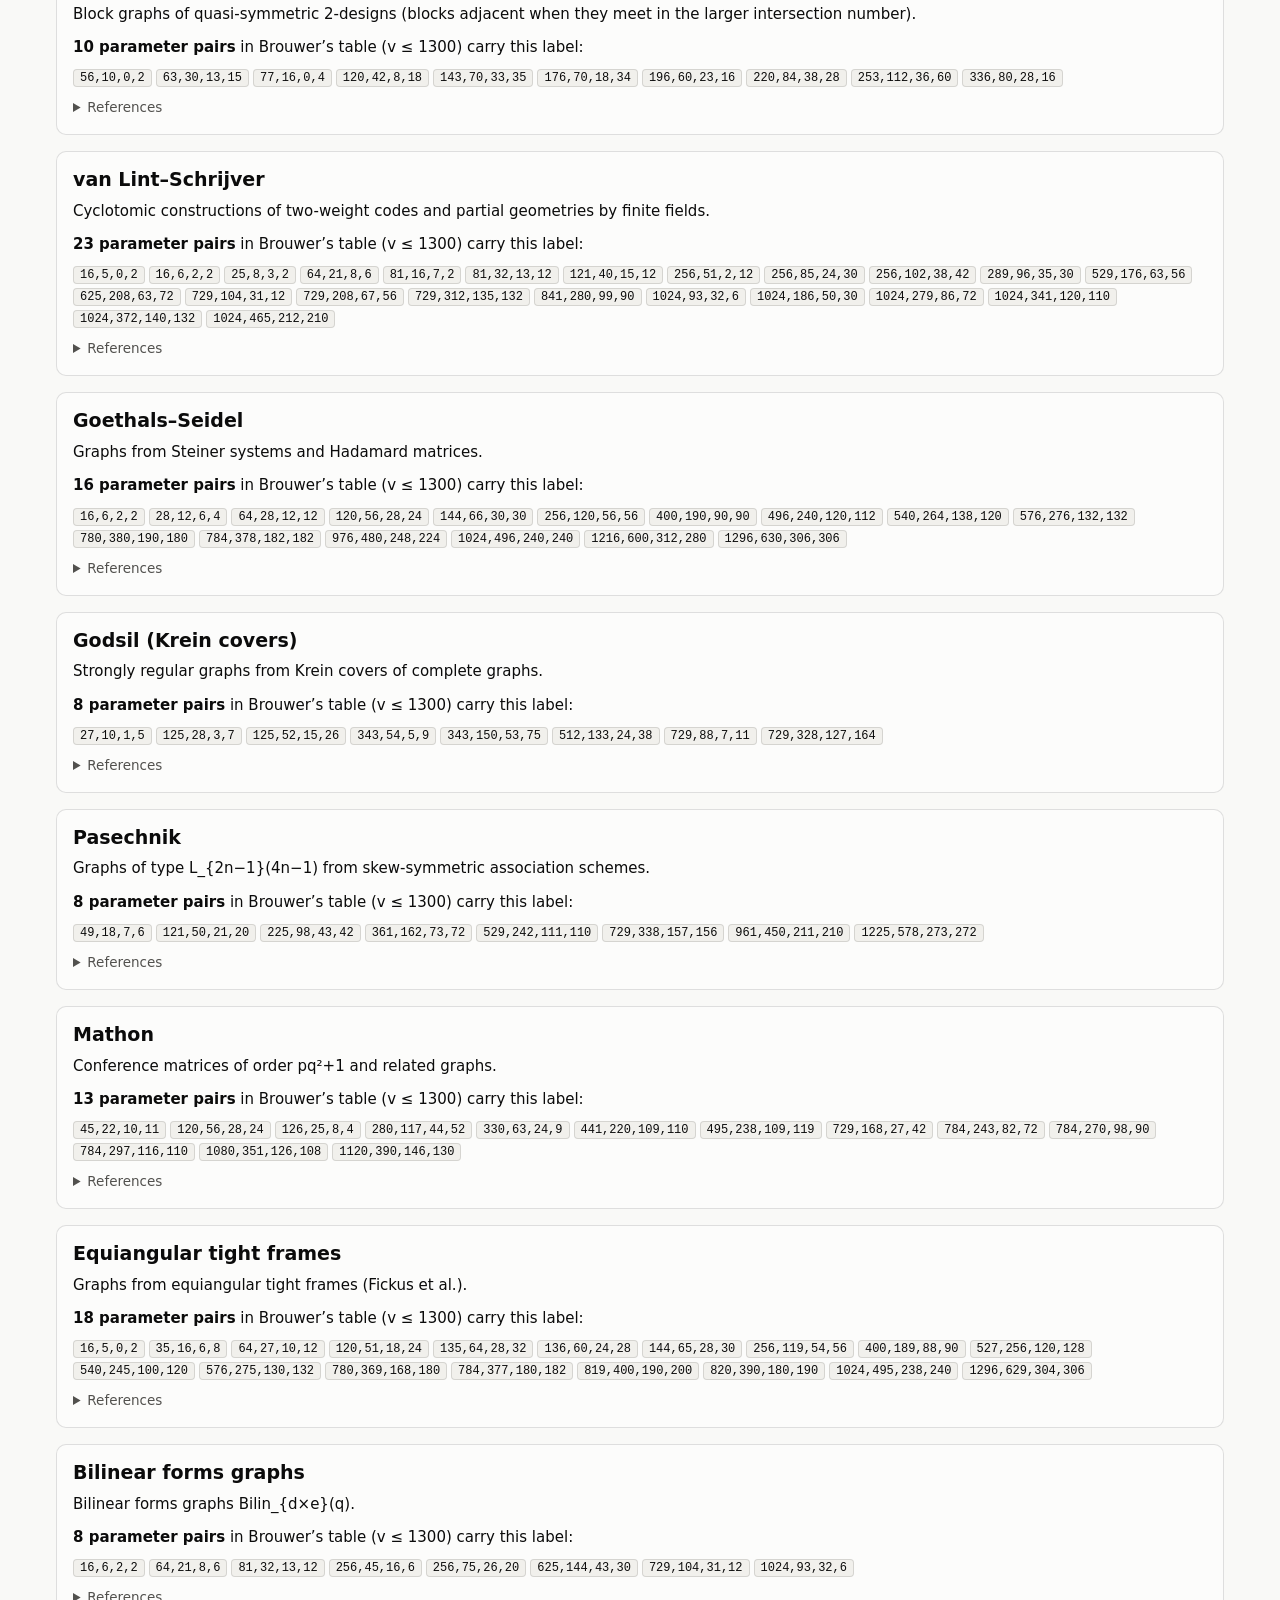
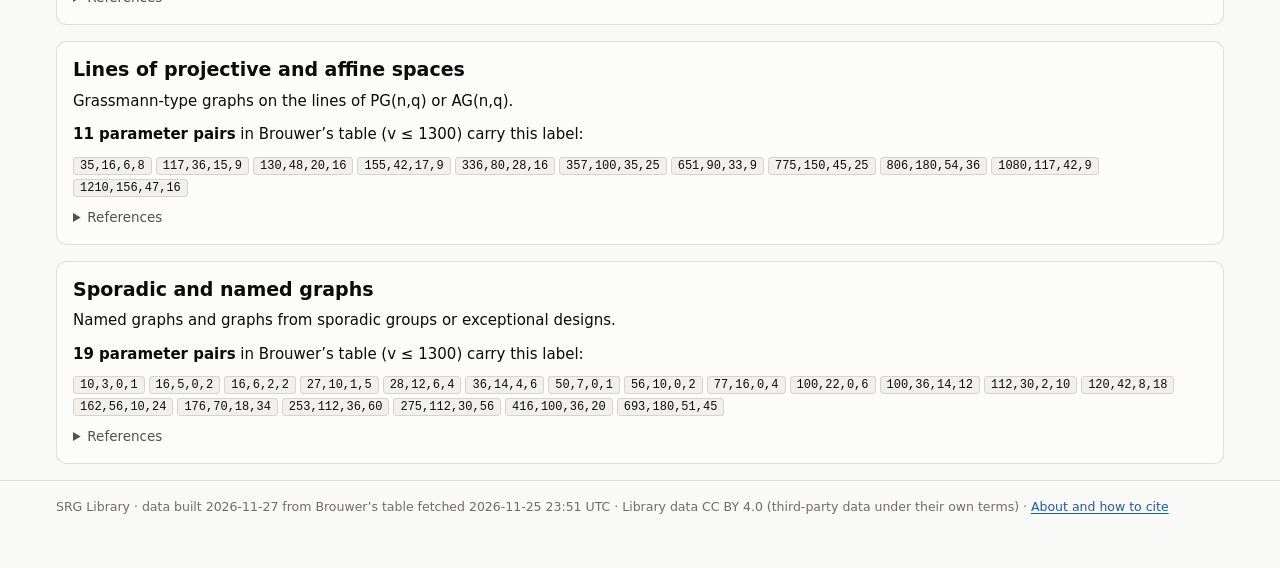
<file: families.html>
<!doctype html>
<html lang="en">
<head>
<meta charset="utf-8">
<meta name="viewport" content="width=device-width, initial-scale=1">
<title>SRG Families</title>
<meta name="description" content="Families of strongly regular graphs (Paley, triangular, Latin square, Steiner, generalized quadrangles, partial geometries, two-graphs, polar spaces, two-weight codes and more): parameter formulas and the rows of Brouwer's table they realise.">
<link rel="stylesheet" href="assets/library.css">
<script src="assets/library.js"></script>
</head>
<body data-page="families">
<header class="top"></header>
<main class="wrap">
  <h1>Families and constructions</h1>
  <p class="lede">The constructions named in the comments of Brouwer’s table, grouped into families. For each family: what it is, its parameter formula where there is a single one, and the parameter pairs whose comment names it (realised rows only; a label followed by “?” in an open row is a geometry that would realise the row and is not counted).</p>
  <p class="source-line" data-source-line>Loading…</p>
  <div class="card"><h2>Coverage</h2><div id="cov"></div>
    <p class="note">A pair can belong to several families. Formulas were checked against every labelled row: the check column counts the labels whose arguments reproduce the row’s parameters (for example Paley(q) on a row with v = q).</p></div>
  <div id="fams"></div>
</main>
<footer class="foot"></footer>
<script>
(function () {
  var E = SRG.esc;
  Promise.all([SRG.load("families"), SRG.refs(), SRG.load("meta")]).then(function (a) {
    var fams = a[0], refs = a[1], meta = a[2];
    var plus = meta.stats.by_status["+"] || 0;
    var cov = '<div class="tablebox"><table><thead><tr><th>family</th><th class="num">realised pairs</th><th class="num">share of the ' + SRG.fmt(plus) + ' realised pairs</th><th class="num">formula check</th></tr></thead><tbody>' +
      fams.slice().sort(function (x, y) { return y.rows.length - x.rows.length; }).map(function (f) {
        return '<tr><td><a href="#' + E(f.id) + '">' + E(f.name) + '</a></td><td class="num">' + f.rows.length + '</td><td class="num">' + (100 * f.rows.length / plus).toFixed(1) + '%</td><td class="num">' +
          (f.check ? f.check.ok + " ok" + (f.check.bad ? ", " + f.check.bad + " not matching" : "") : "—") + "</td></tr>";
      }).join("") + "</tbody></table></div>";
    cov += '<p class="small" style="margin-top:8px">' + SRG.fmt(meta.stats.with_constructions) + " of the " + SRG.fmt(plus) + " realised pairs carry at least one of these family labels; the others are realised by constructions Brouwer names individually (a paper, a group, a person) — see their rows.</p>";
    document.getElementById("cov").innerHTML = cov;
    document.getElementById("fams").innerHTML = fams.map(function (f) {
      var rs = f.rows.map(function (x) { return '<a href="' + SRG.rowHref(x) + '">' + E(x.split("_").join(",")) + "</a>"; }).join("");
      var rf = f.refs.map(function (b) { return refs.map[b]; }).filter(Boolean).map(function (b) { return SRG.bibHtml(b); }).join("");
      return '<section class="card" id="' + E(f.id) + '"><h2>' + E(f.name) + '</h2><p>' + E(f.desc) + "</p>" +
        (f.formula ? '<p><b>Parameters.</b> ' + E(f.formula) + "</p>" : "") +
        "<p><b>" + f.rows.length + " parameter pair" + (f.rows.length === 1 ? "" : "s") + "</b> in Brouwer’s table (v ≤ 1300) carry this label:</p>" +
        '<div class="rowchips">' + (rs || '<span class="muted">none</span>') + "</div>" +
        (rf ? '<details style="margin-top:10px"><summary>References</summary>' + rf + "</details>" : "") + "</section>";
    }).join("");
    if (location.hash) { var t = document.getElementById(location.hash.slice(1)); if (t) t.scrollIntoView(); }
  });
})();
</script>
</body>
</html>
</file>
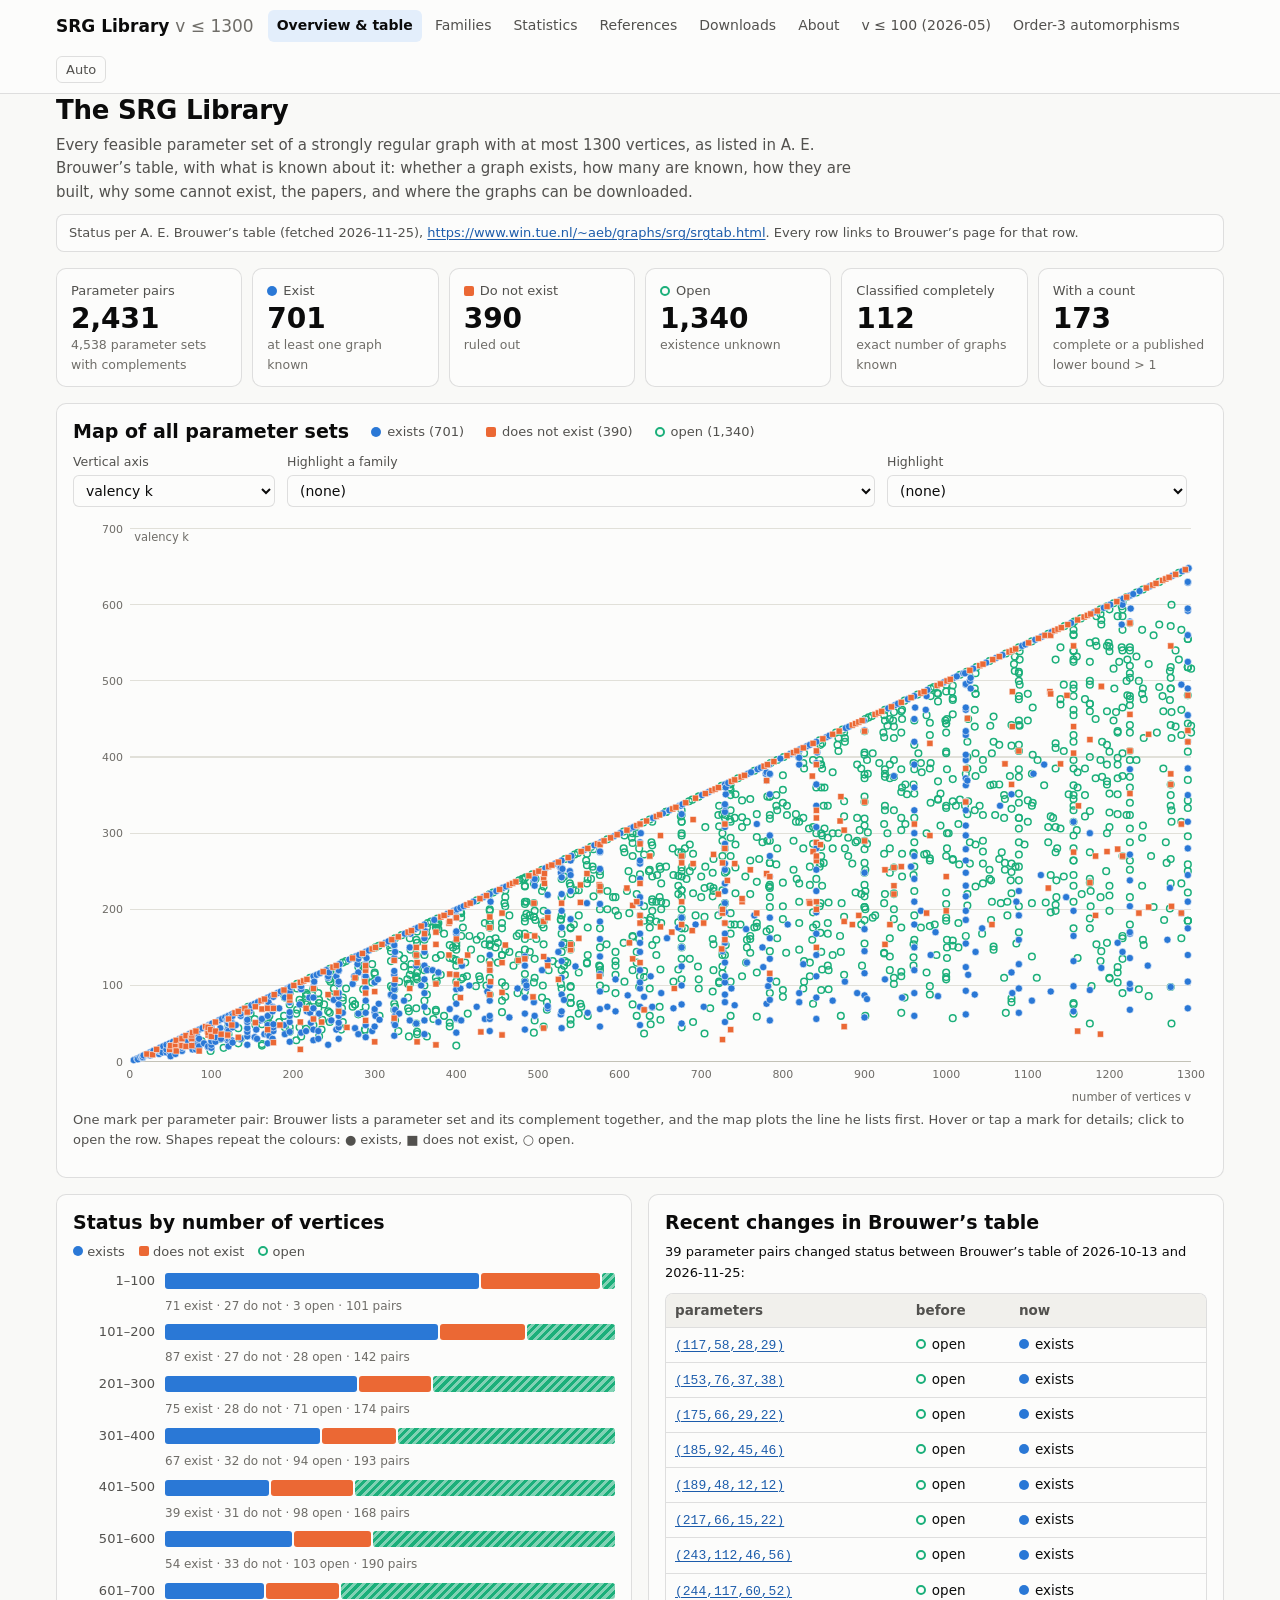
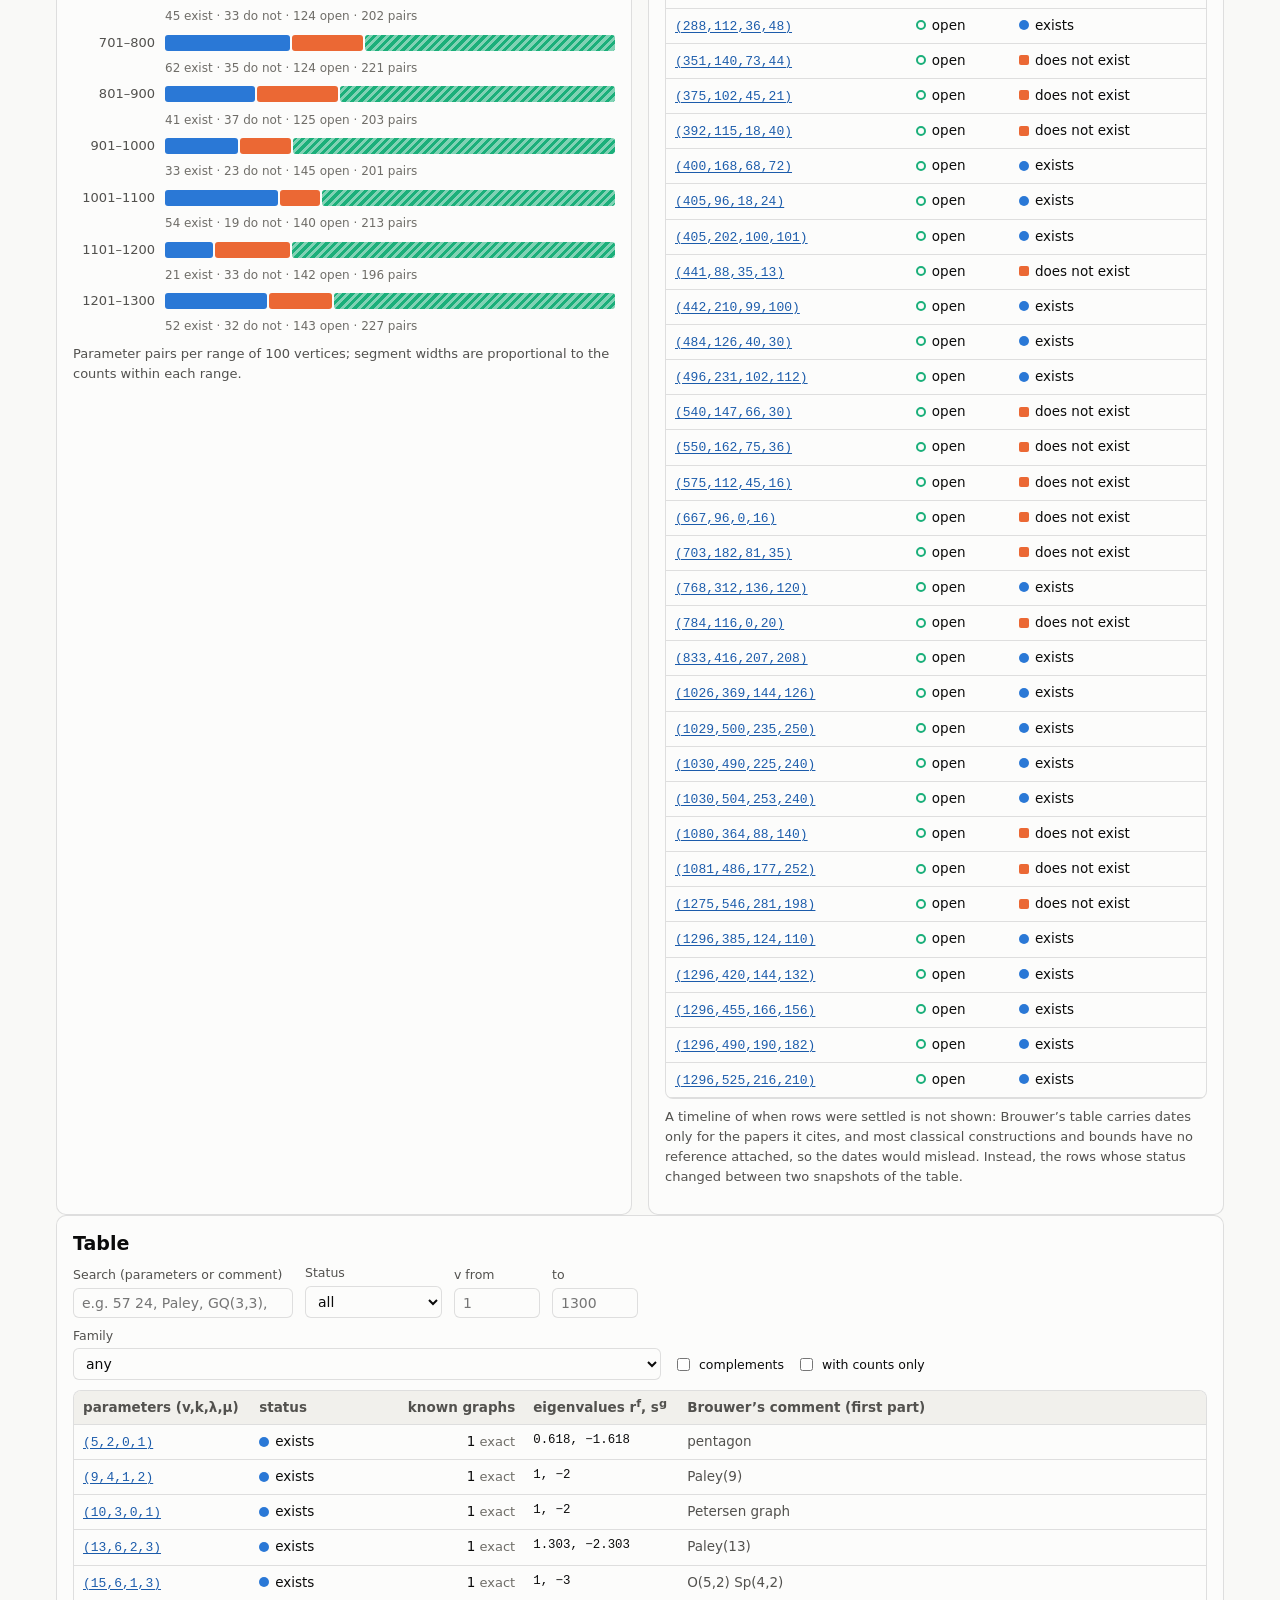
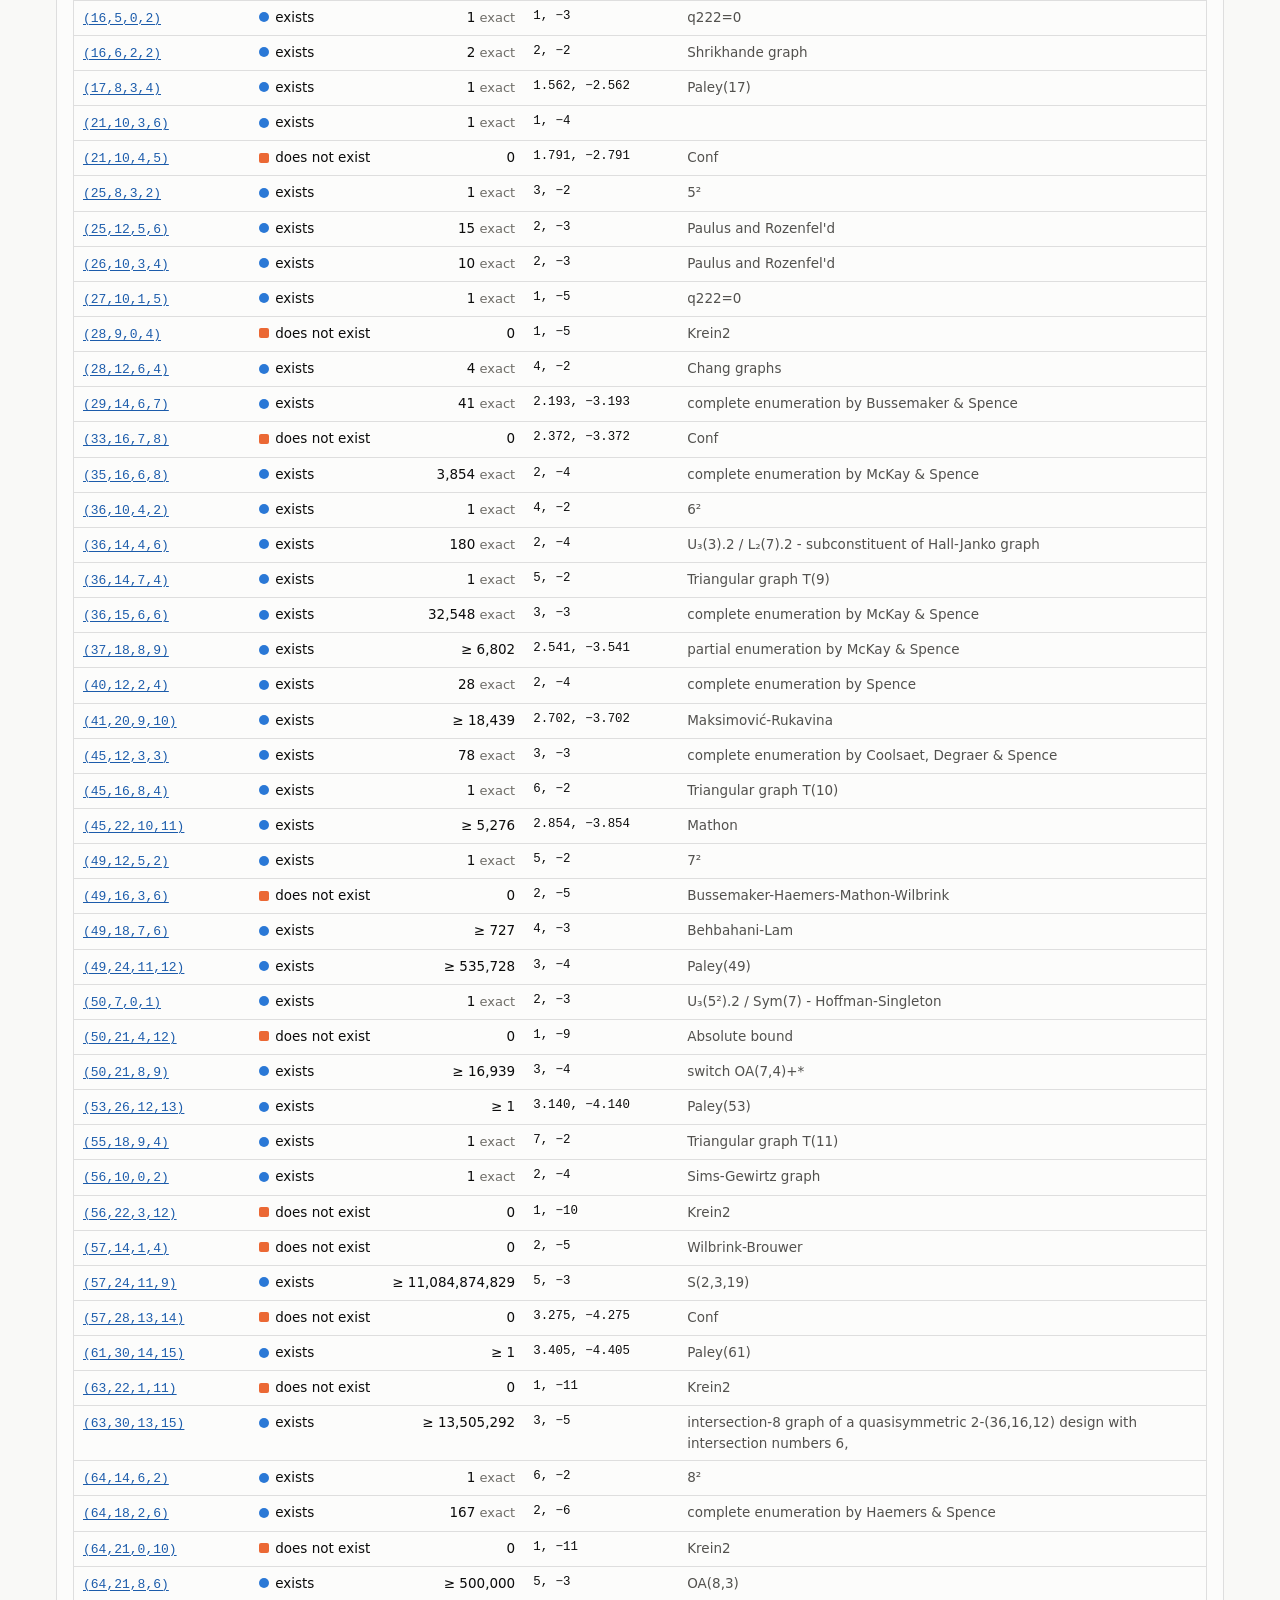
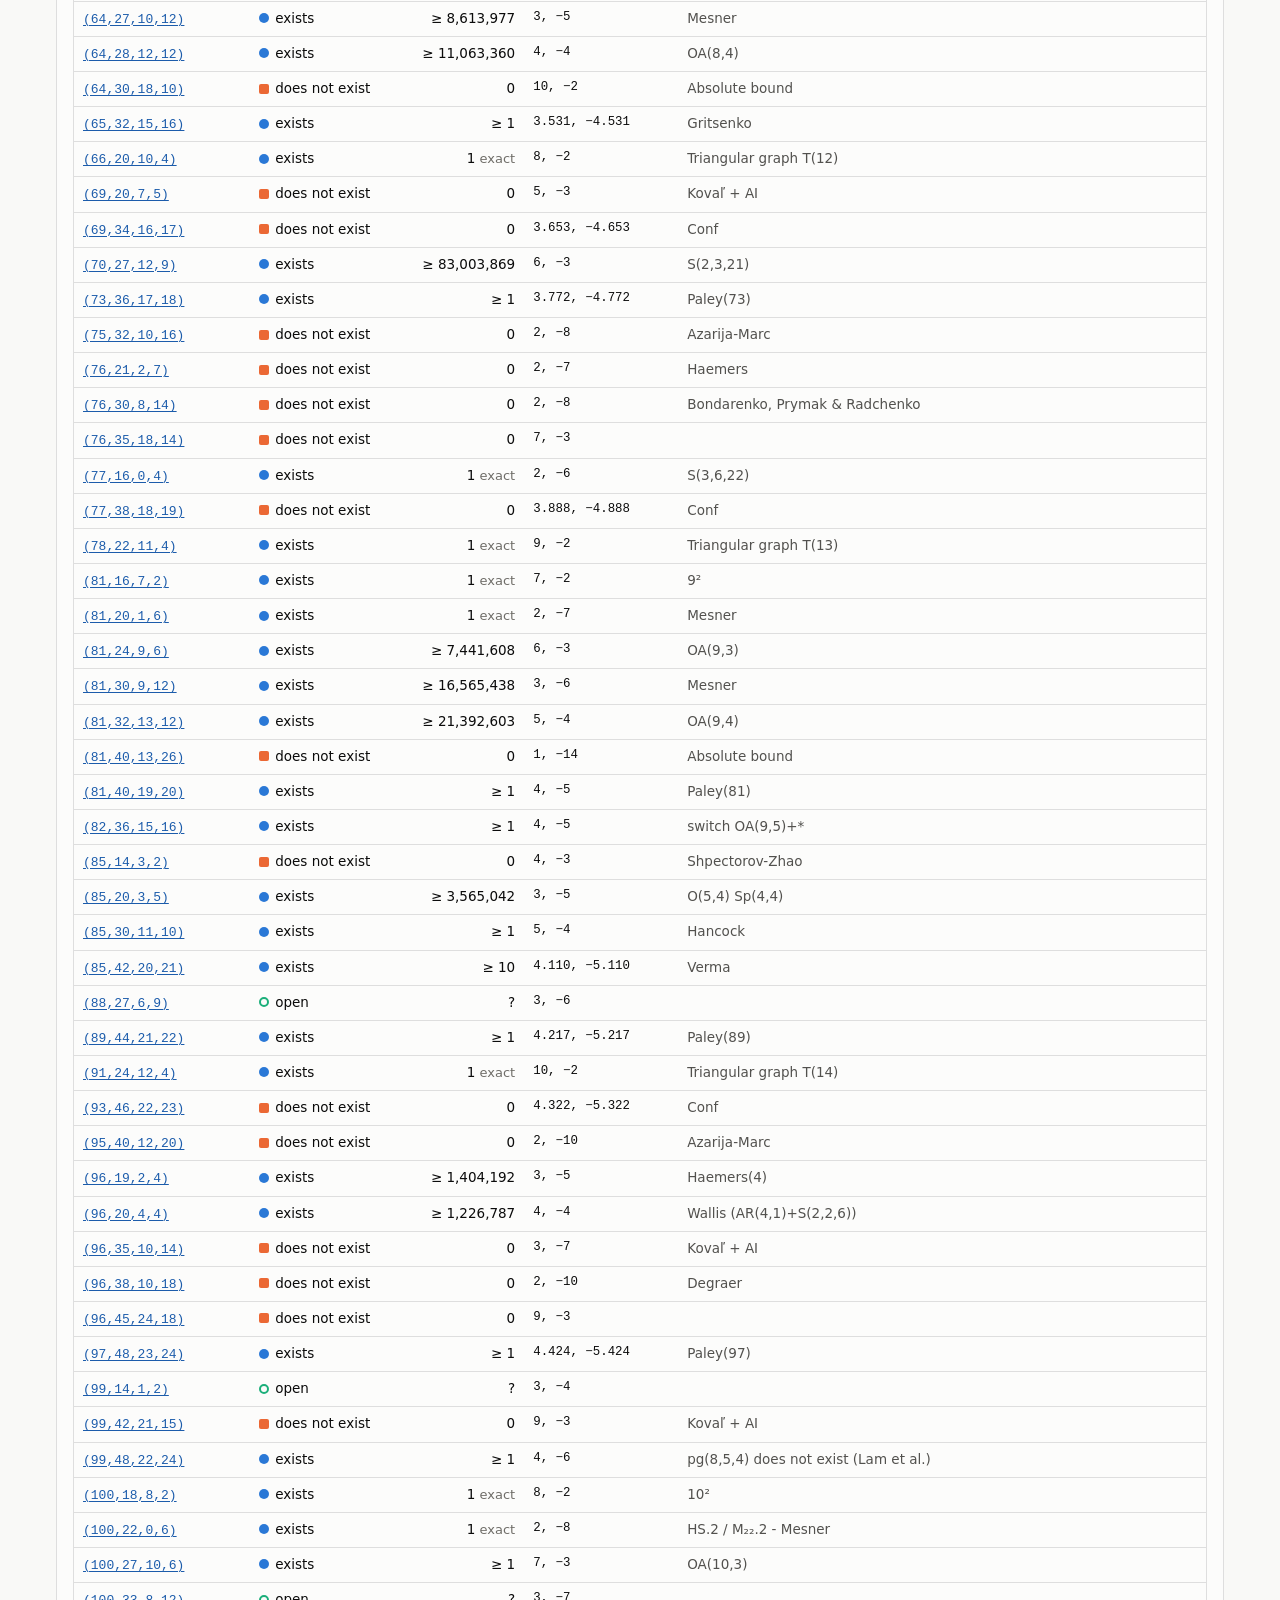
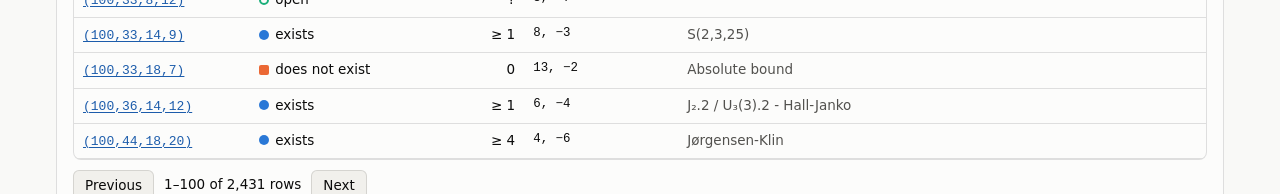
<file: library.html>
<!doctype html>
<html lang="en">
<head>
<meta charset="utf-8">
<meta name="viewport" content="width=device-width, initial-scale=1">
<title>SRG Library</title>
<meta name="description" content="Everything known about strongly regular graphs with at most 1300 vertices: status per A. E. Brouwer's table, counts of known graphs, constructions, nonexistence reasons, references and downloads.">
<link rel="stylesheet" href="assets/library.css">
<script src="assets/library.js"></script>
</head>
<body data-page="library">
<header class="top"></header>
<main class="wrap">
  <h1>The SRG Library</h1>
  <p class="lede">Every feasible parameter set of a strongly regular graph with at most 1300 vertices, as listed in A. E. Brouwer’s table, with what is known about it: whether a graph exists, how many are known, how they are built, why some cannot exist, the papers, and where the graphs can be downloaded.</p>
  <p class="source-line" data-source-line>Loading…</p>

  <section aria-labelledby="h-head">
    <h2 id="h-head" class="sr" style="position:absolute;left:-9999px">Headline numbers</h2>
    <div class="tiles" id="tiles"></div>
  </section>

  <section class="card" aria-labelledby="h-map">
    <div class="chart-head">
      <h2 id="h-map" style="margin:0">Map of all parameter sets</h2>
      <div class="legend" id="mapLegend" role="group" aria-label="Show or hide a status"></div>
    </div>
    <div class="controls" style="margin-bottom:8px">
      <label>Vertical axis
        <select id="yAxis">
          <option value="k">valency k</option>
          <option value="s">smallest eigenvalue −s</option>
          <option value="mu">μ</option>
        </select></label>
      <label>Highlight a family
        <select id="famHi"><option value="">(none)</option></select></label>
      <label>Highlight
        <select id="hiOther">
          <option value="">(none)</option>
          <option value="complete">classified completely</option>
          <option value="counted">with a count of known graphs</option>
          <option value="conference">conference parameters</option>
          <option value="ours">with a published Kovaľ deposit</option>
          <option value="changed">changed since the previous snapshot</option>
        </select></label>
    </div>
    <div class="mapbox" id="mapbox">
      <svg id="map" viewBox="0 0 1000 520" role="img" aria-labelledby="mapTitle mapDesc">
        <title id="mapTitle">Strongly regular graph parameter sets with v ≤ 1300</title>
        <desc id="mapDesc">Scatter plot: number of vertices v across, the chosen quantity up; one mark per parameter pair of Brouwer’s table, filled circle = exists, square = does not exist, ring = open. The same data are in the table further down.</desc>
      </svg>
      <div class="tooltip" id="tip" role="status"></div>
    </div>
    <p class="note" style="margin-top:6px">One mark per parameter pair: Brouwer lists a parameter set and its complement together, and the map plots the line he lists first. Hover or tap a mark for details; click to open the row. Shapes repeat the colours: ● exists, ■ does not exist, ○ open.</p>
  </section>

  <div class="grid2">
    <section class="card" aria-labelledby="h-bars">
      <h2 id="h-bars">Status by number of vertices</h2>
      <div class="legend" style="margin-bottom:8px">
        <span><span class="key yes"></span> exists</span><span><span class="key no"></span> does not exist</span><span><span class="key open"></span> open</span>
      </div>
      <div class="rbars" id="rbars"></div>
      <p class="note" style="margin-top:8px">Parameter pairs per range of 100 vertices; segment widths are proportional to the counts within each range.</p>
    </section>
    <section class="card" aria-labelledby="h-chg">
      <h2 id="h-chg">Recent changes in Brouwer’s table</h2>
      <div id="changes"></div>
      <p class="note" style="margin-top:8px">A timeline of when rows were settled is not shown: Brouwer’s table carries dates only for the papers it cites, and most classical constructions and bounds have no reference attached, so the dates would mislead. Instead, the rows whose status changed between two snapshots of the table.</p>
    </section>
  </div>

  <section class="card" aria-labelledby="h-tab" id="table">
    <h2 id="h-tab">Table</h2>
    <div class="controls" style="margin-bottom:10px">
      <label>Search (parameters or comment)
        <input type="search" id="q" placeholder="e.g. 57 24, Paley, GQ(3,3), Krein"></label>
      <label>Status
        <select id="fStatus"><option value="">all</option><option value="+">exists</option><option value="-">does not exist</option><option value="?">open</option></select></label>
      <label>v from <input type="number" id="vmin" min="1" max="1300" placeholder="1"></label>
      <label>to <input type="number" id="vmax" min="1" max="1300" placeholder="1300"></label>
      <label>Family
        <select id="fFam"><option value="">any</option></select></label>
      <label class="cb"><input type="checkbox" id="fComp"> complements</label>
      <label class="cb"><input type="checkbox" id="fCount"> with counts only</label>
    </div>
    <div class="tablebox">
      <table>
        <thead><tr><th>parameters (v,k,λ,μ)</th><th>status</th><th class="num">known graphs</th><th>eigenvalues r<sup>f</sup>, s<sup>g</sup></th><th>Brouwer’s comment (first part)</th></tr></thead>
        <tbody id="tbody"></tbody>
      </table>
    </div>
    <div class="pager"><button class="btn" id="prev" type="button">Previous</button><span id="pinfo"></span><button class="btn" id="next" type="button">Next</button></div>
  </section>
</main>
<div class="drawer-bg" id="dbg"></div>
<aside class="drawer" id="drawer" aria-modal="true" role="dialog" aria-labelledby="dtitle">
  <div class="dh"><h2 id="dtitle">srg</h2><a class="btn" id="dbrouwer" href="#">Brouwer</a><button class="btn" id="dclose" type="button">Close</button></div>
  <div class="db" id="dbody"></div>
</aside>
<footer class="foot"></footer>
<script src="assets/library-page.js"></script>
</body>
</html>
</file>
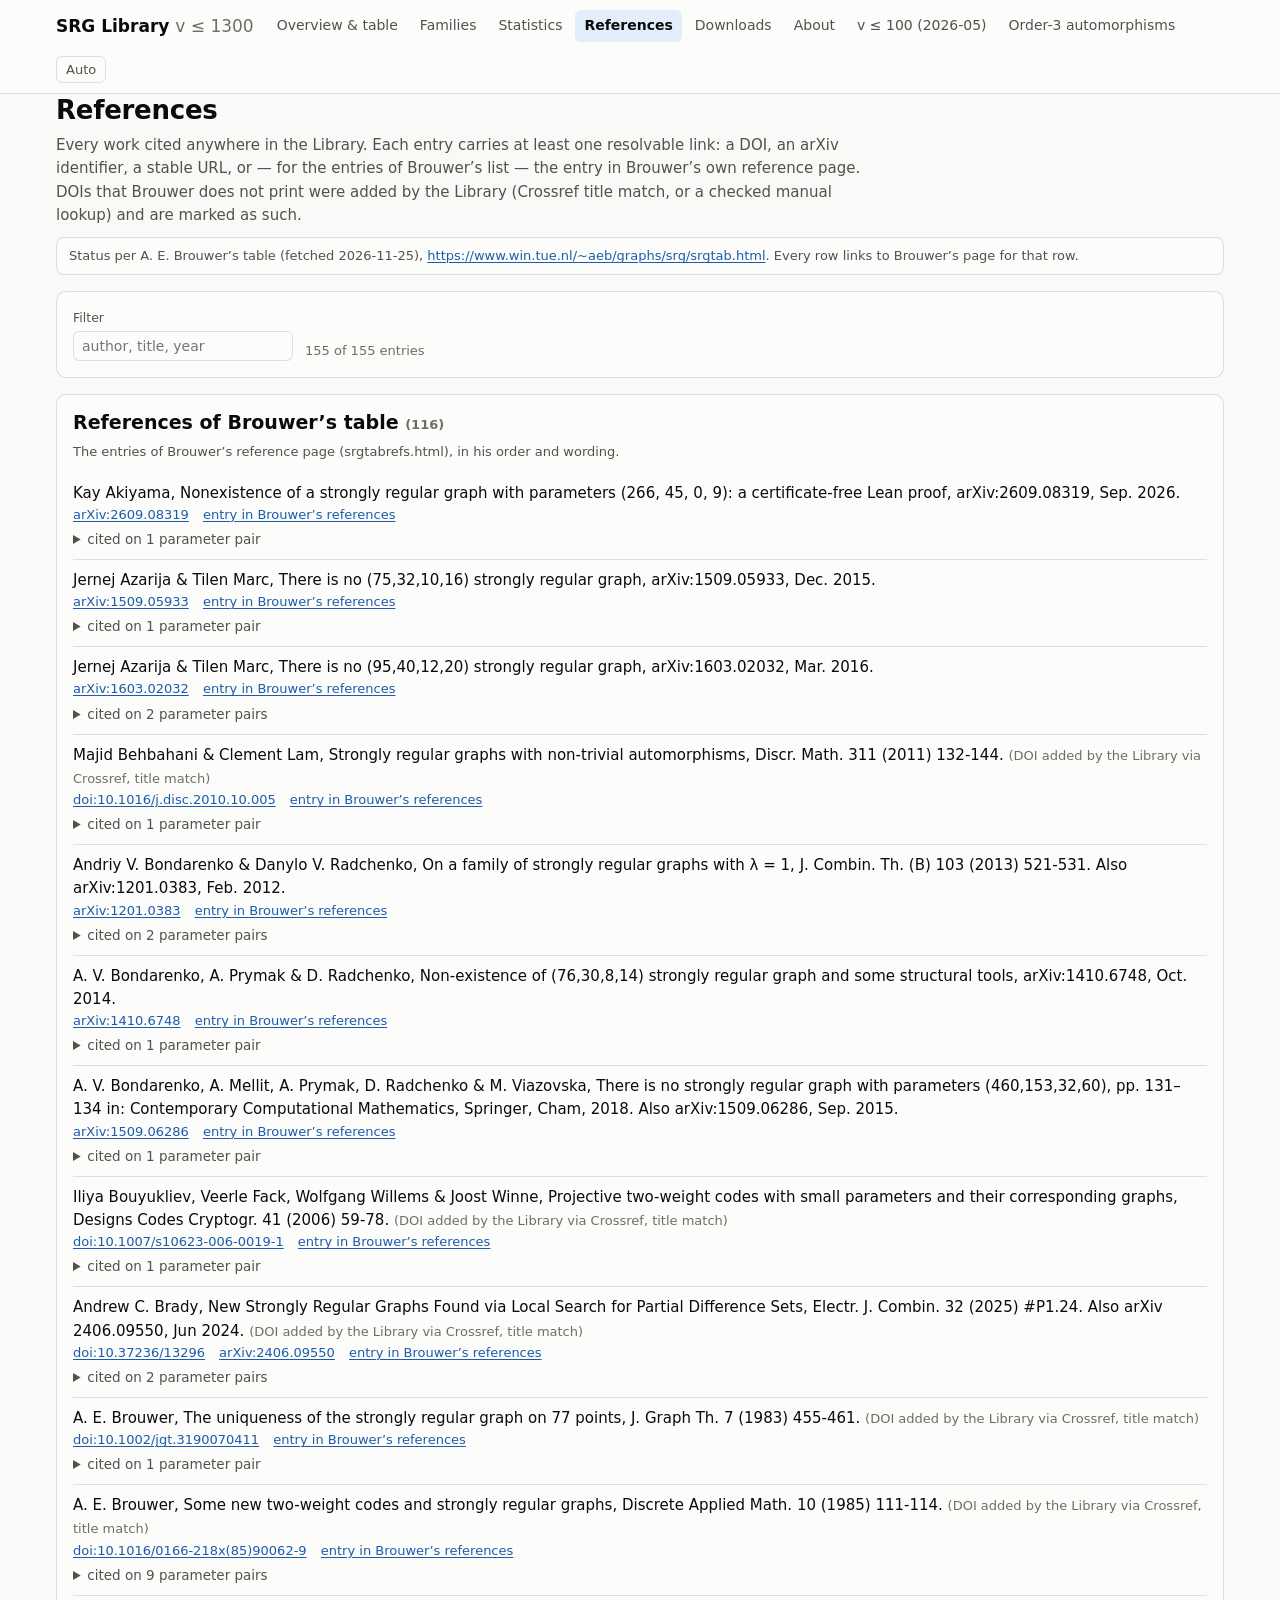
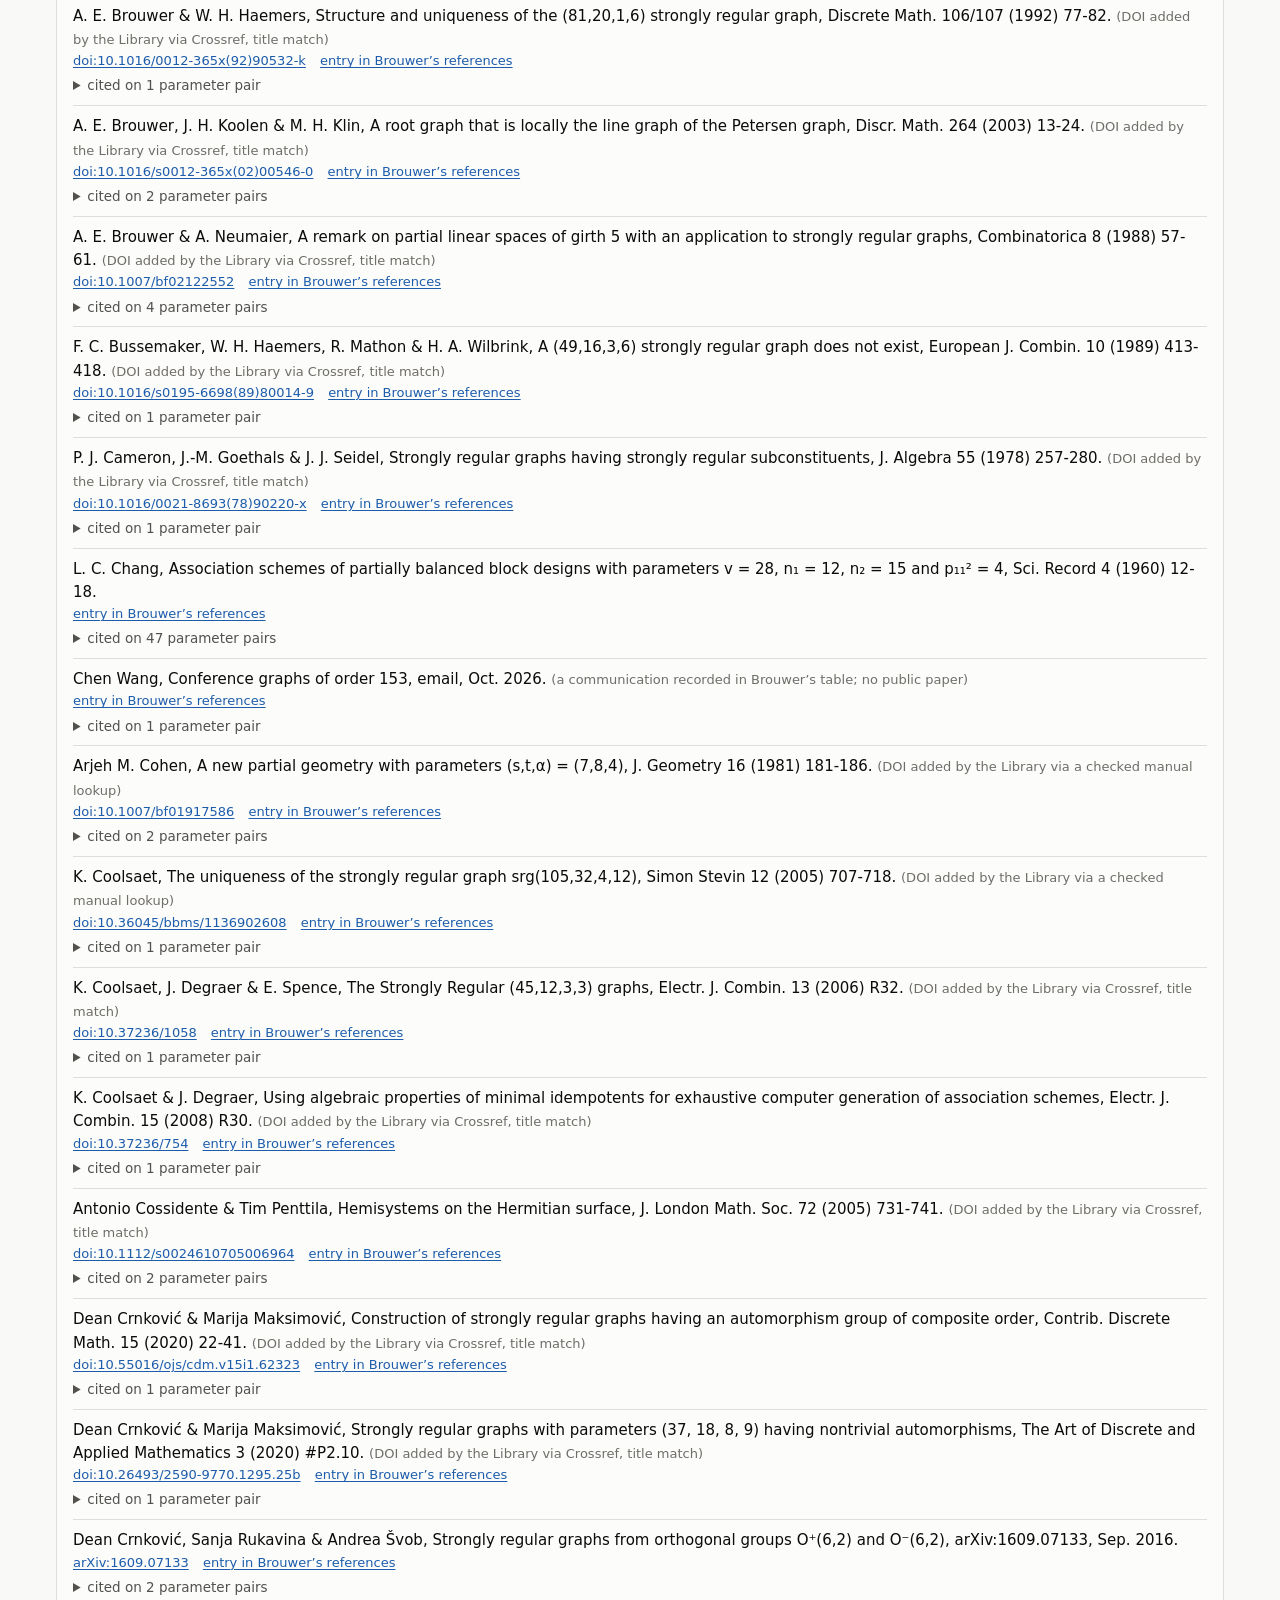
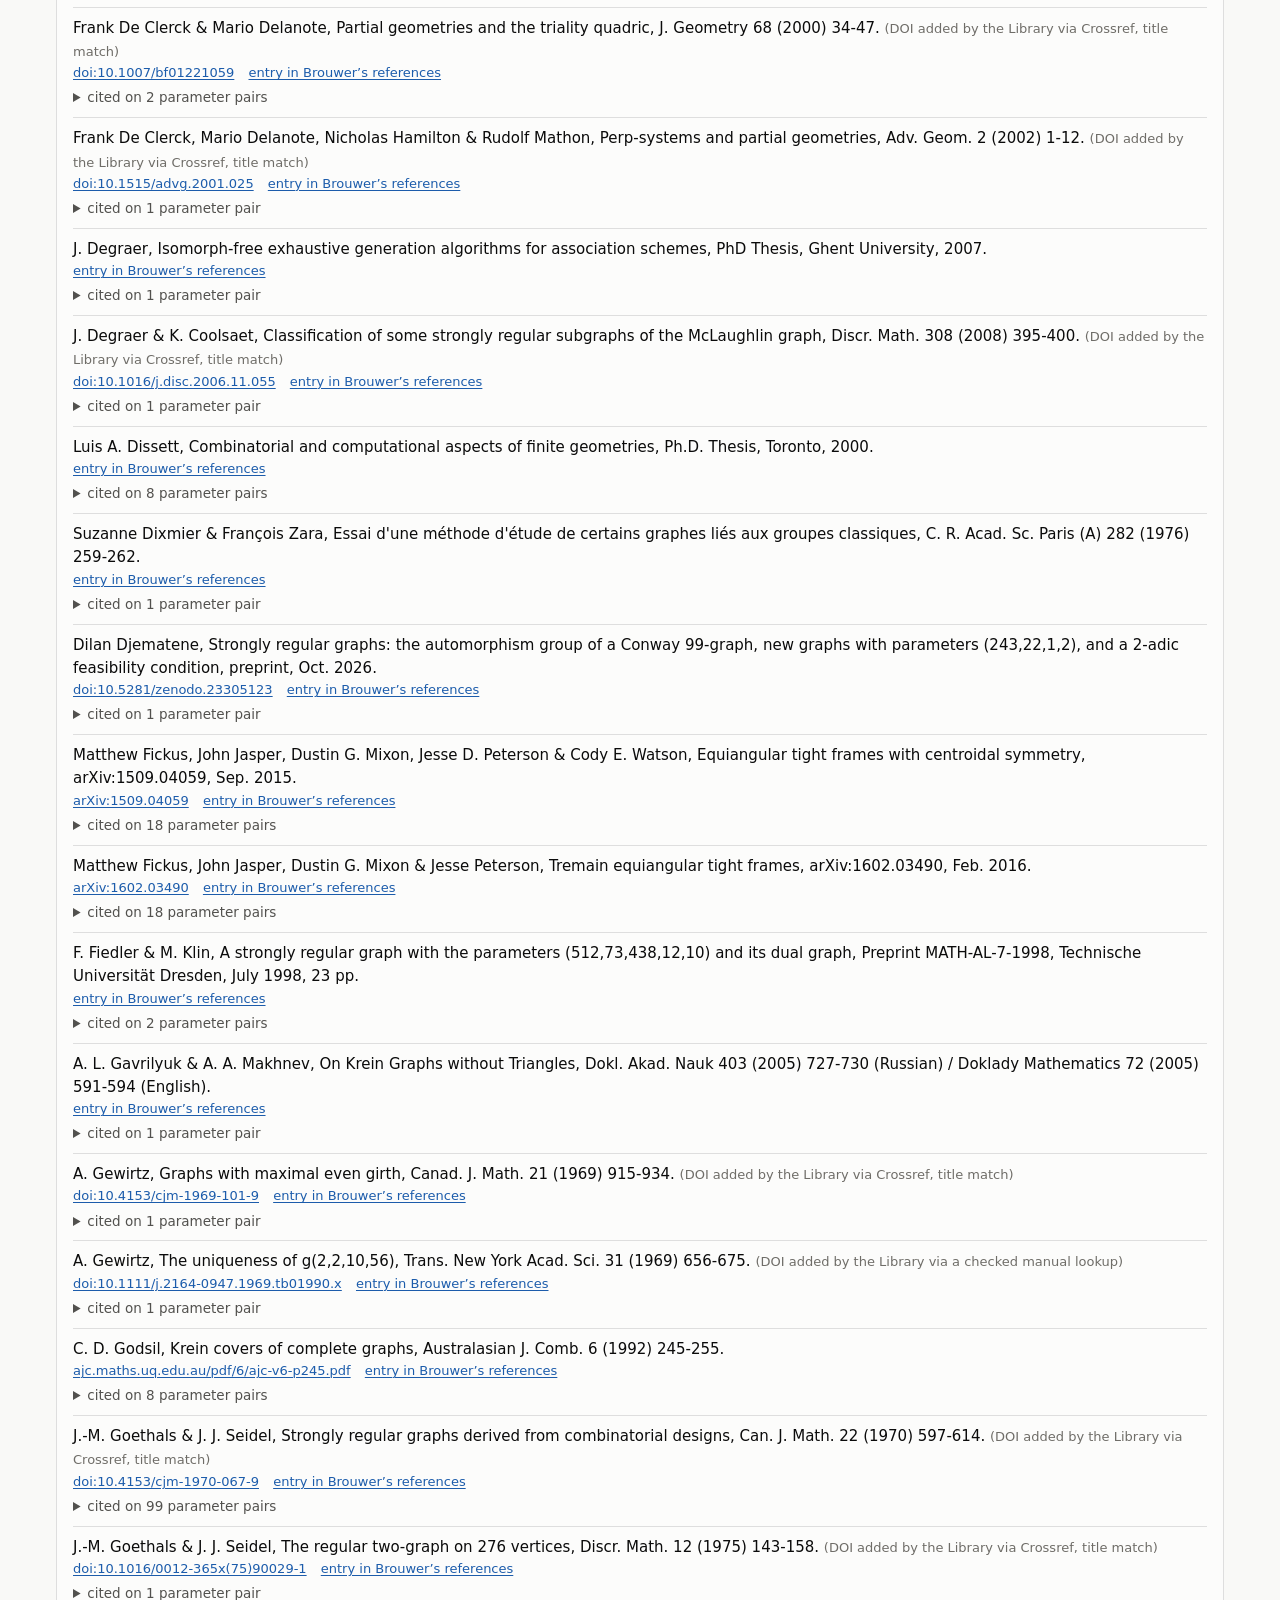
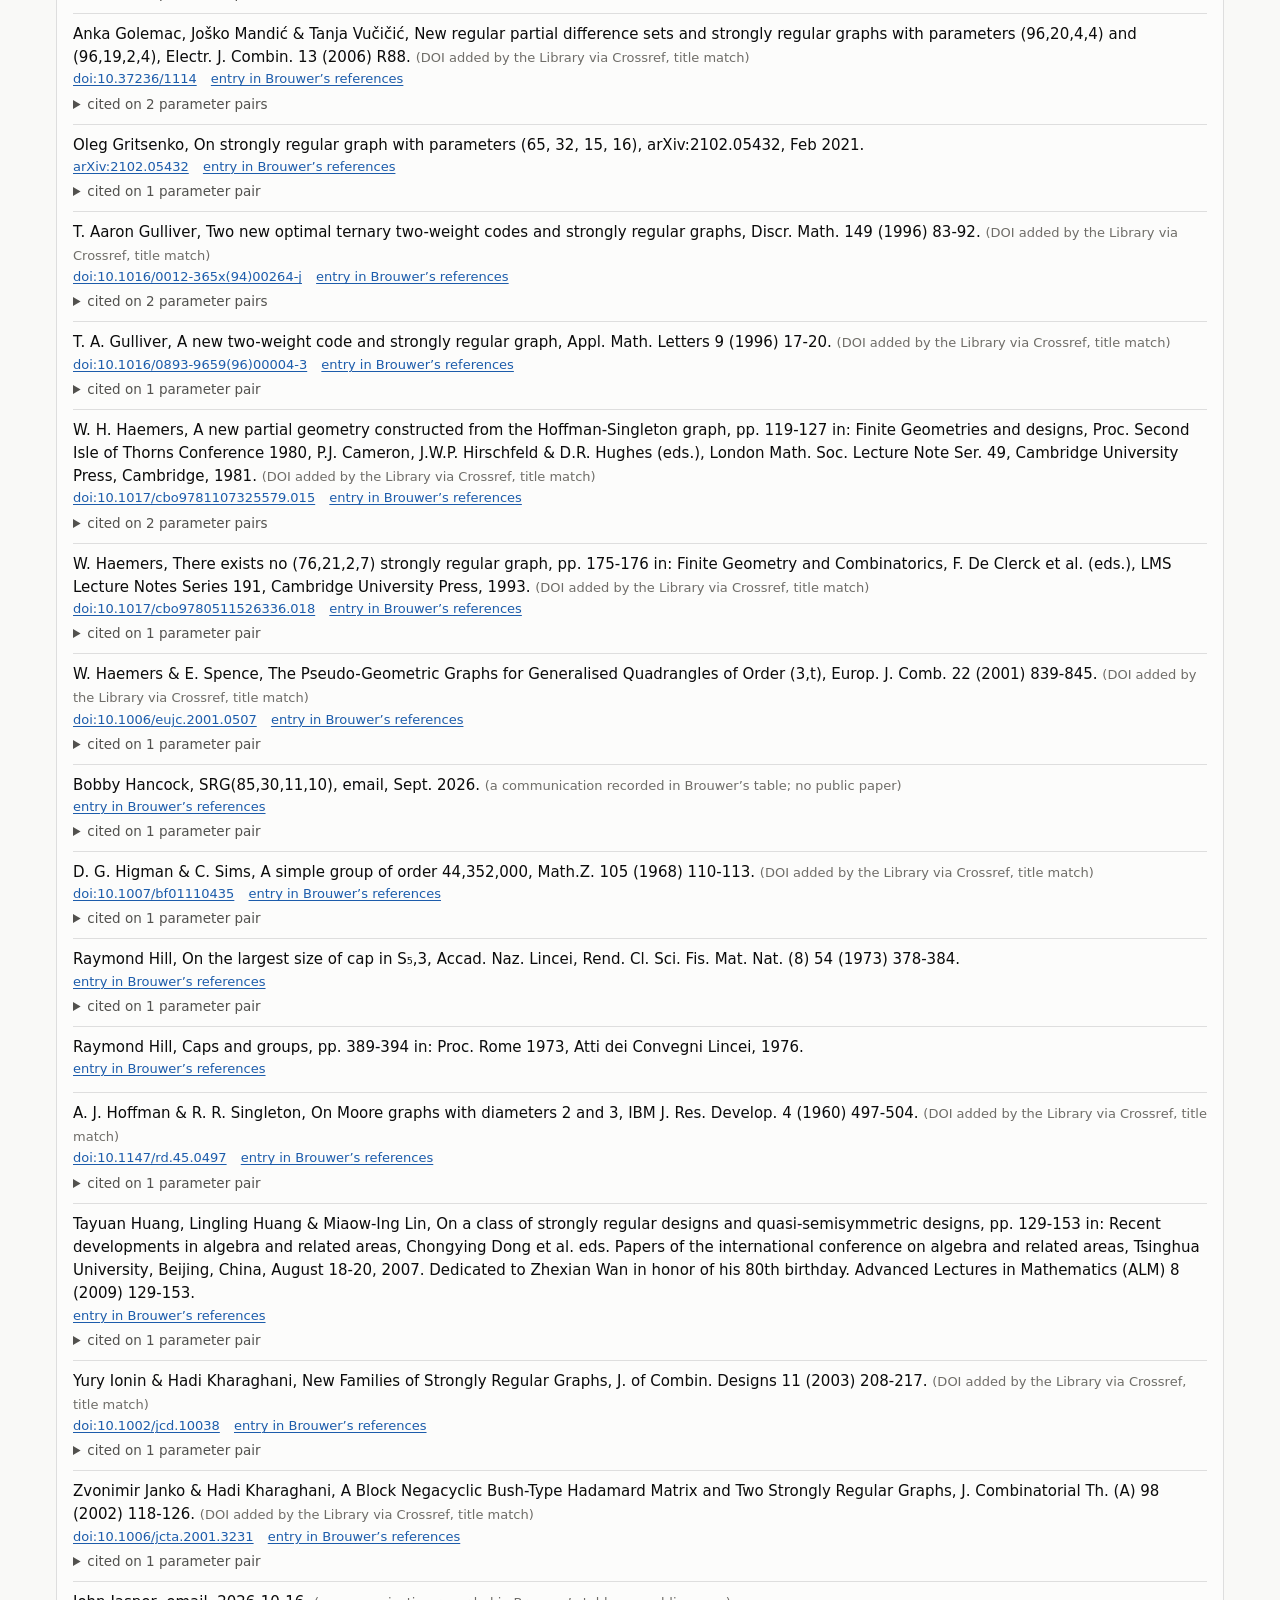
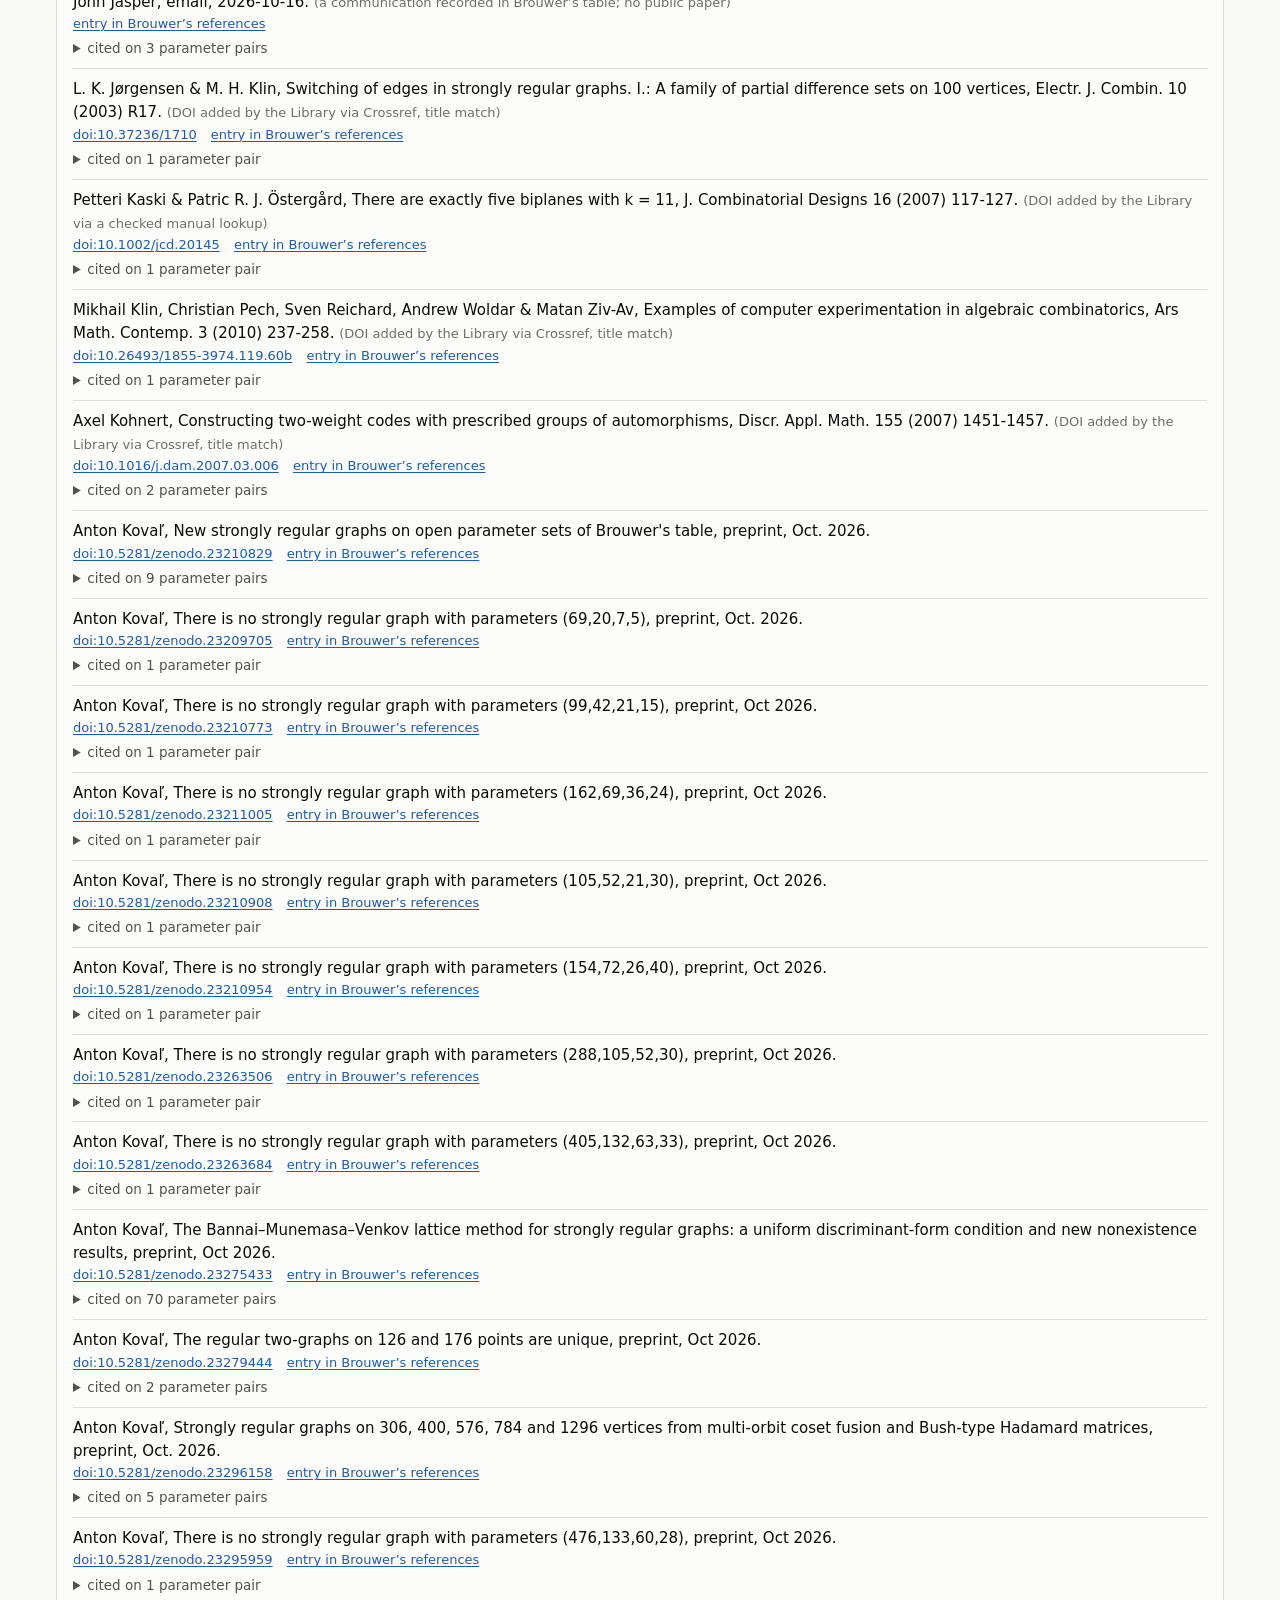
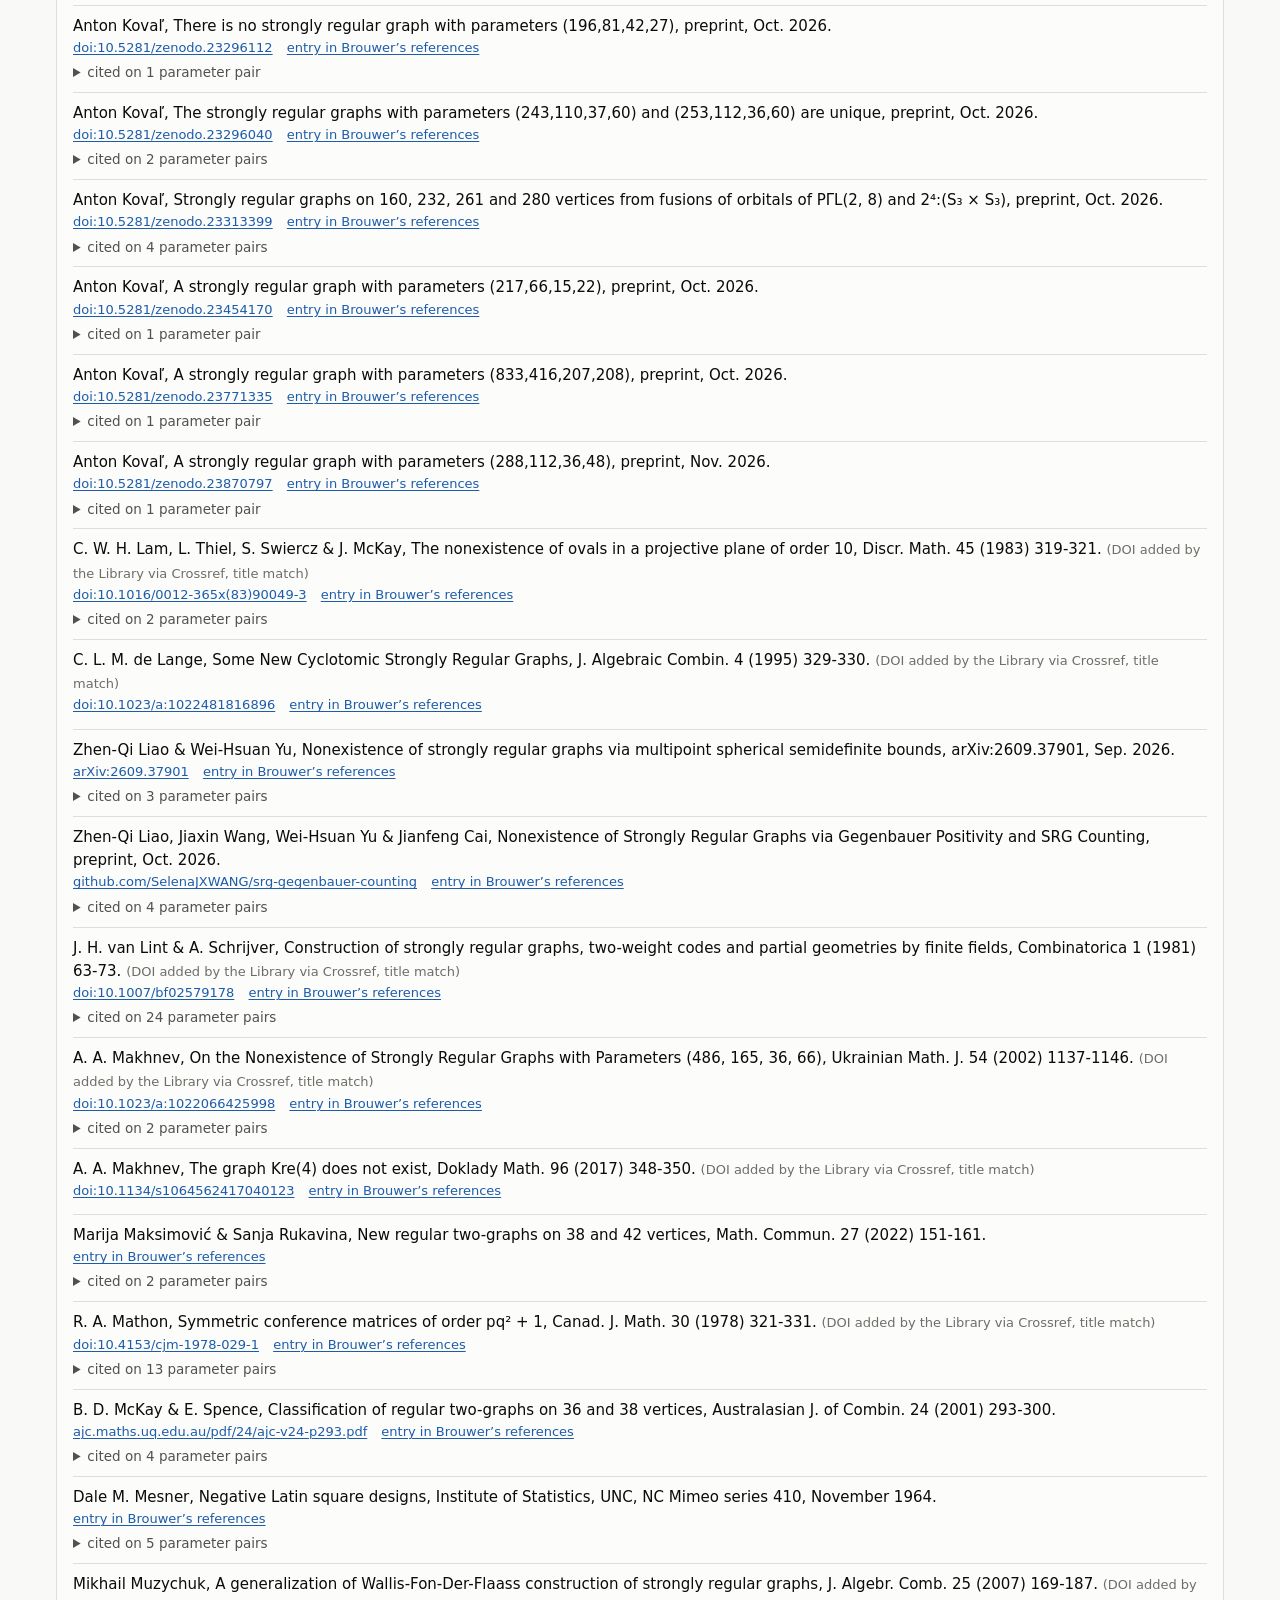
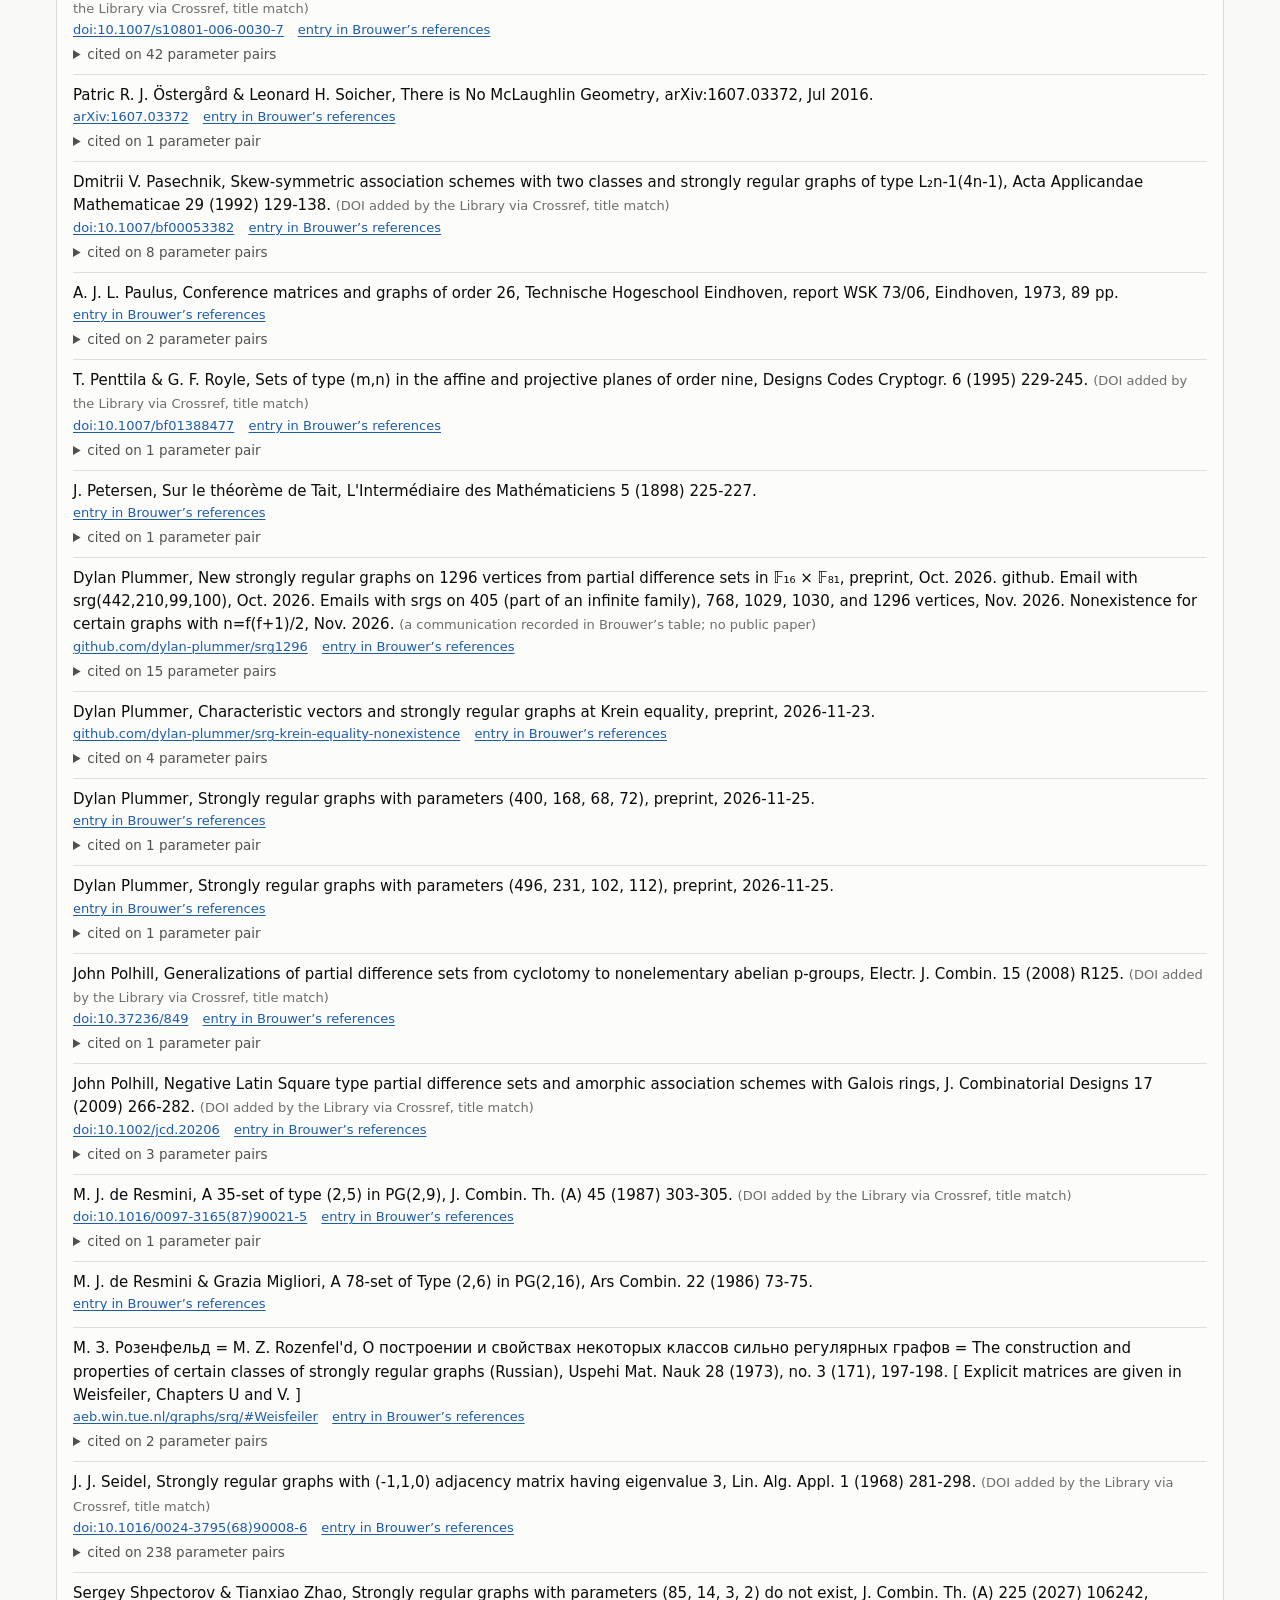
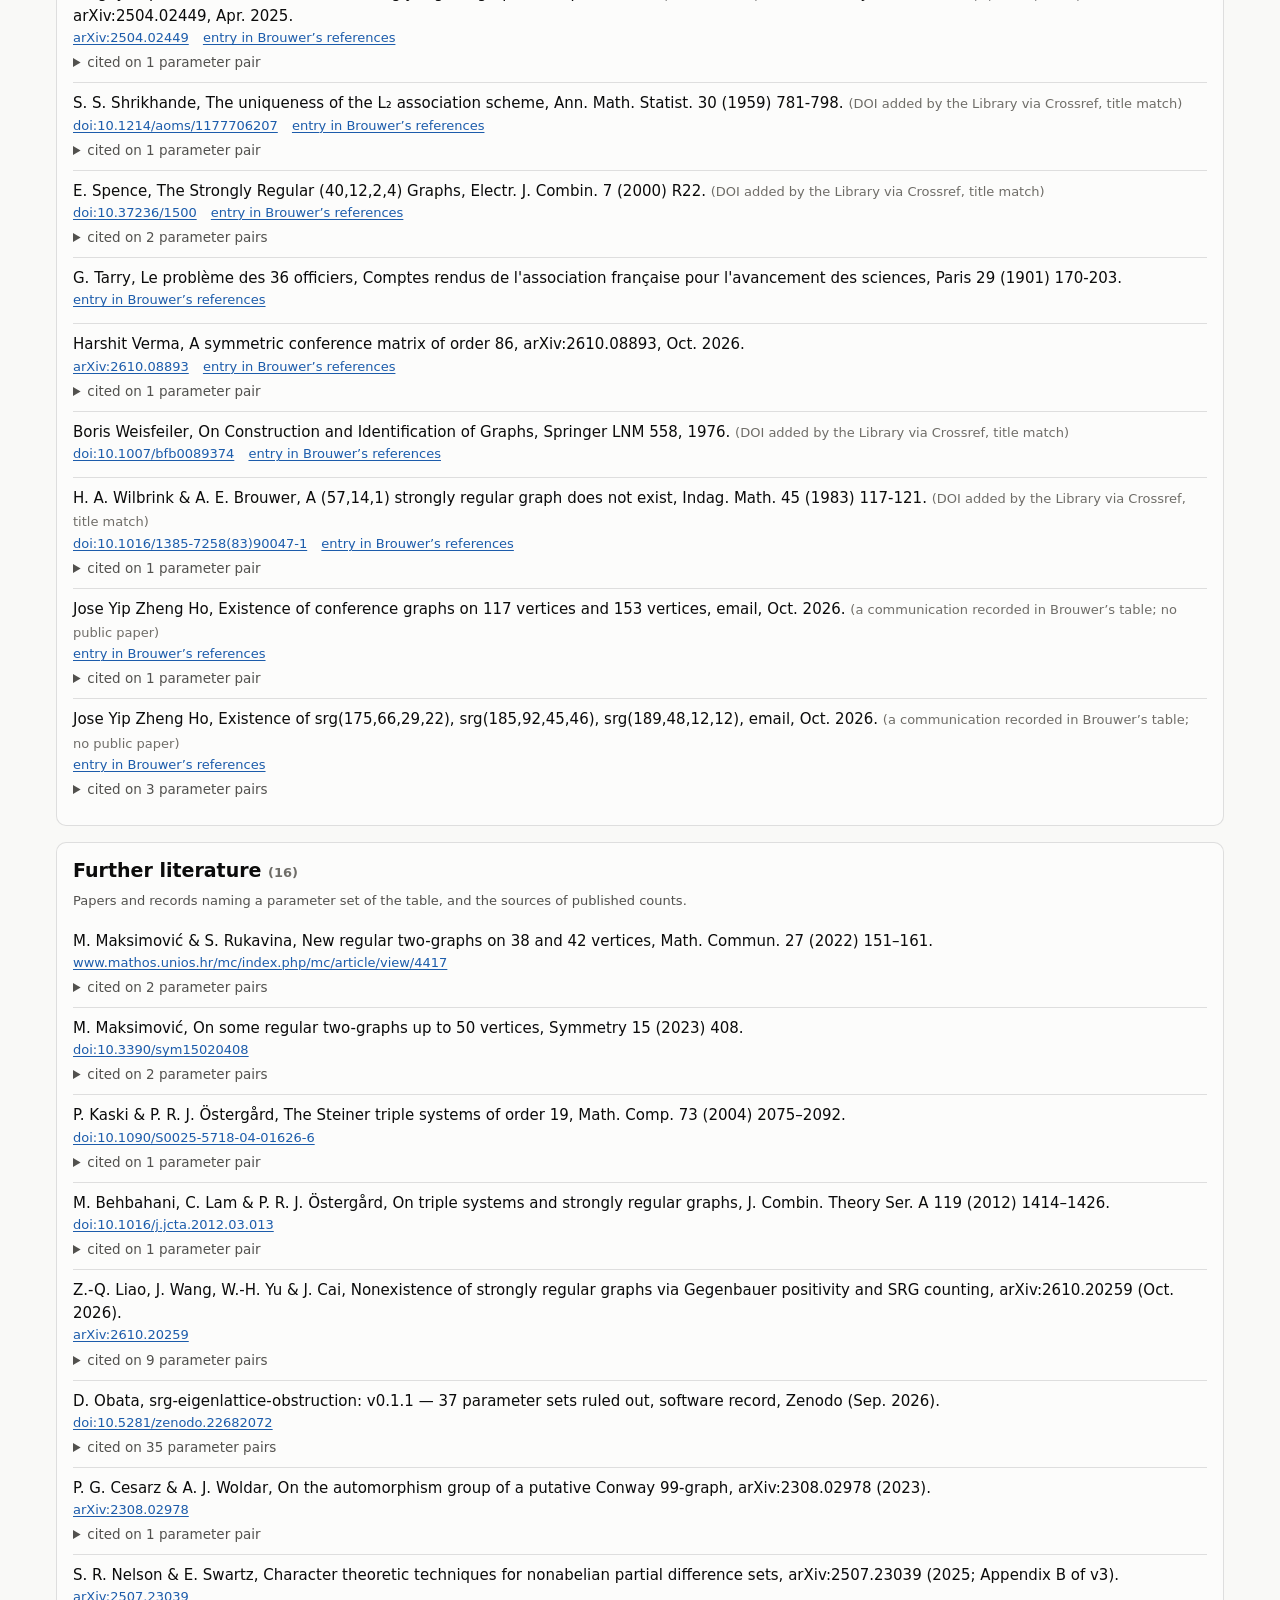
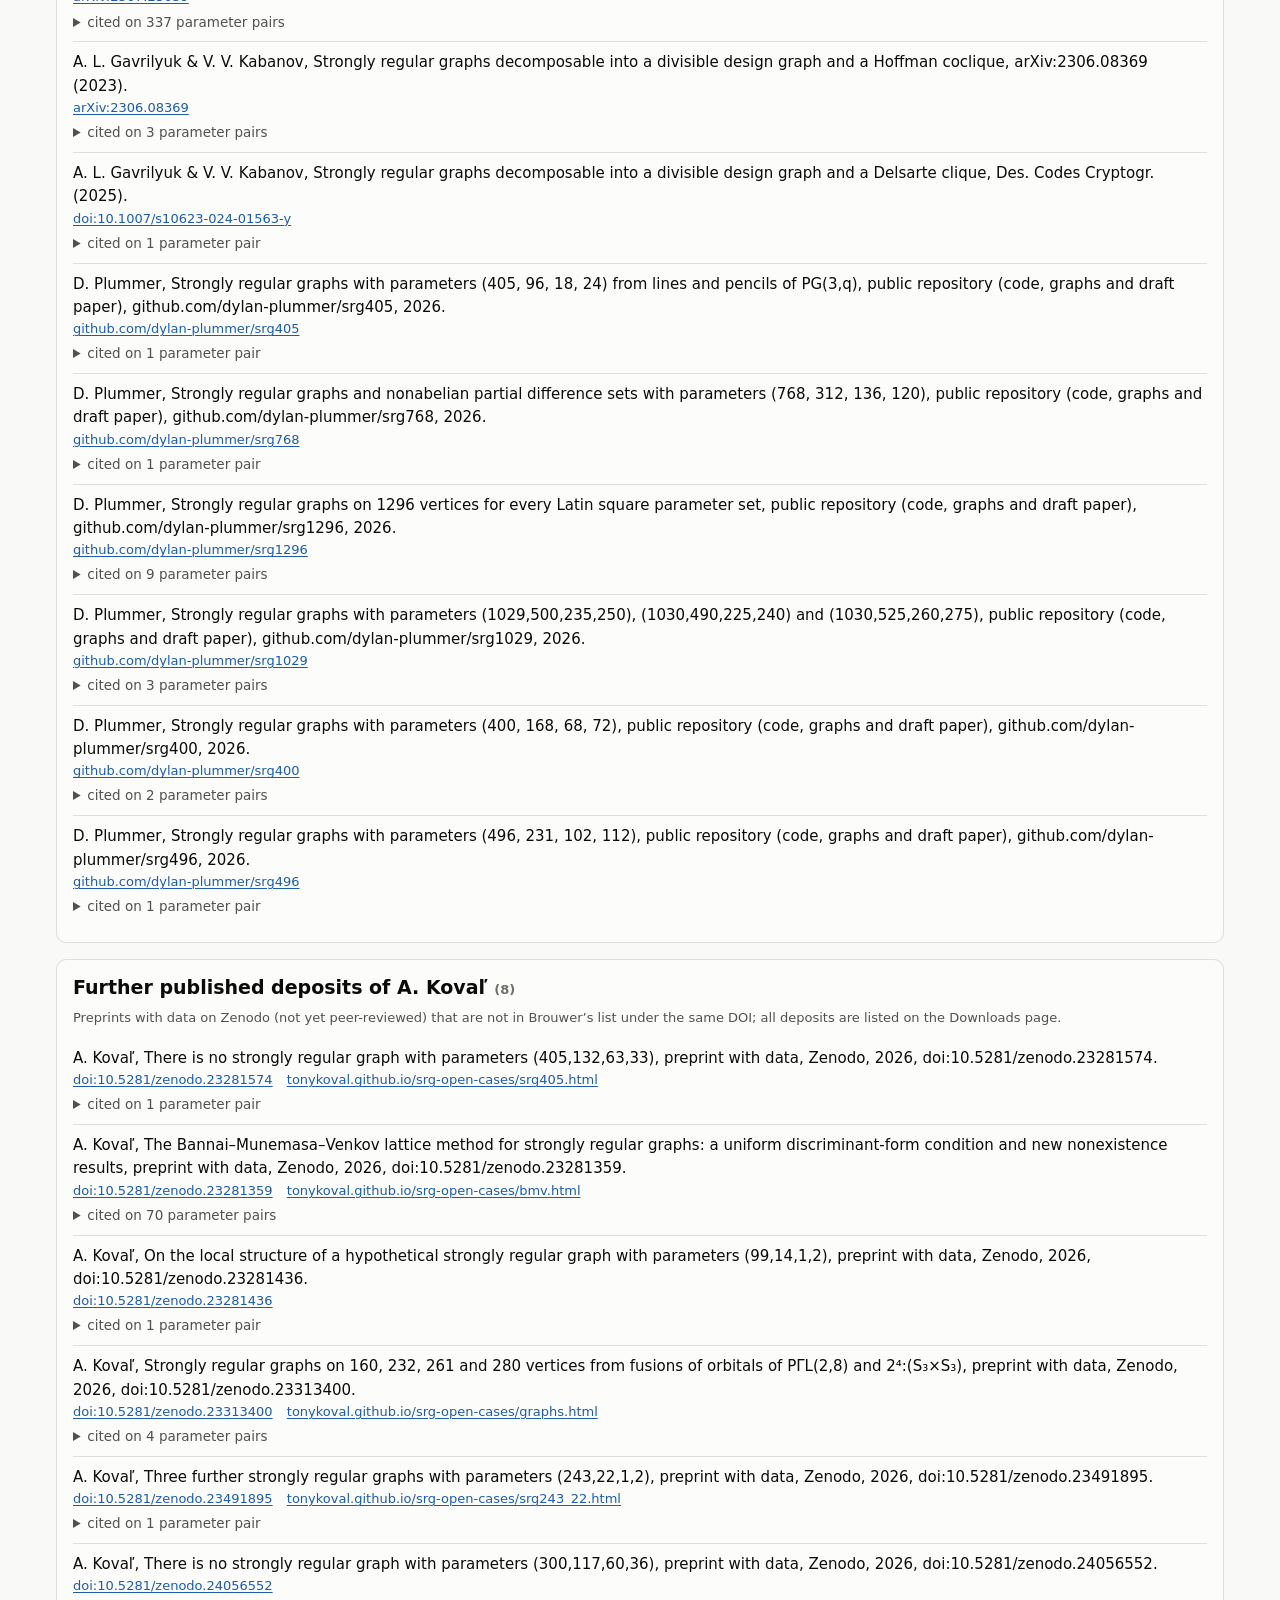
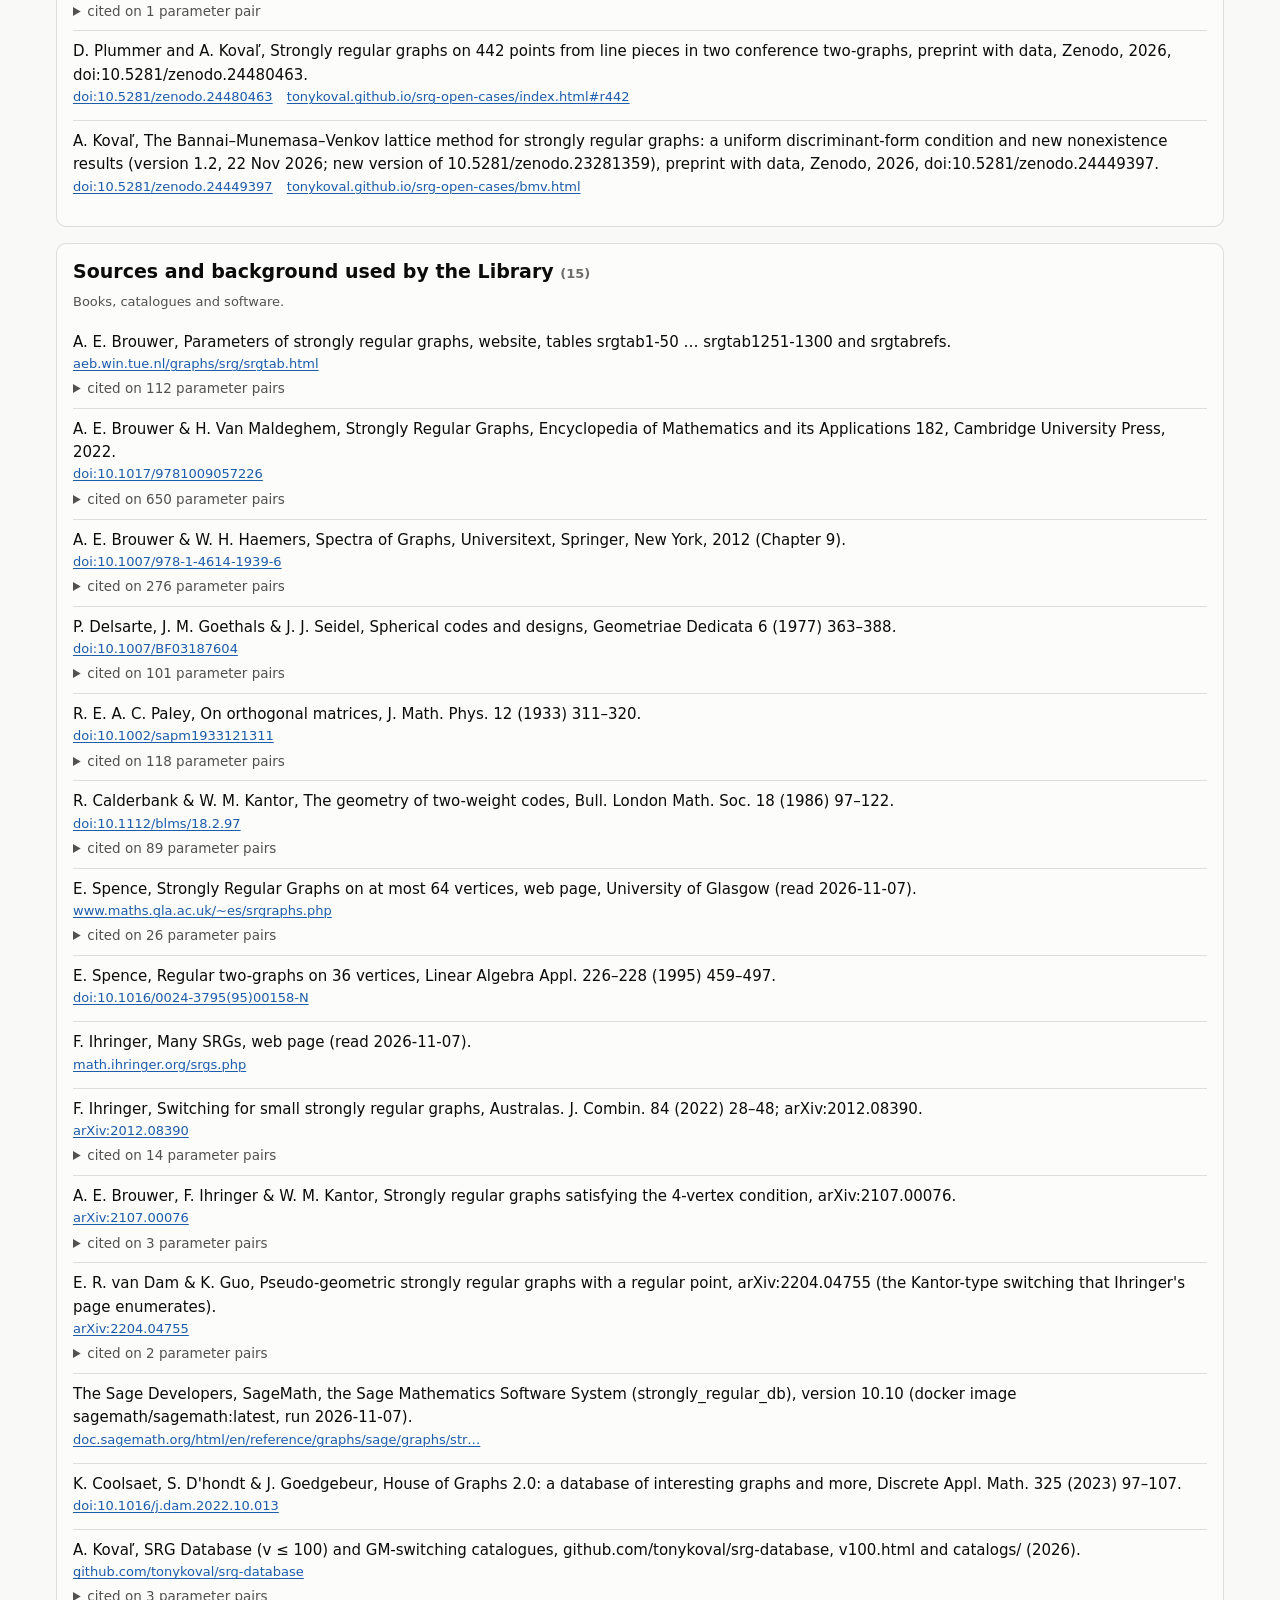
<file: references.html>
<!doctype html>
<html lang="en">
<head>
<meta charset="utf-8">
<meta name="viewport" content="width=device-width, initial-scale=1">
<title>SRG References</title>
<meta name="description" content="Complete bibliography of the SRG Library: Brouwer's references, the sources of counts and constructions, the literature and the published deposits, each with a DOI, arXiv or stable URL.">
<link rel="stylesheet" href="assets/library.css">
<script src="assets/library.js"></script>
</head>
<body data-page="references">
<header class="top"></header>
<main class="wrap">
  <h1>References</h1>
  <p class="lede">Every work cited anywhere in the Library. Each entry carries at least one resolvable link: a DOI, an arXiv identifier, a stable URL, or — for the entries of Brouwer’s list — the entry in Brouwer’s own reference page. DOIs that Brouwer does not print were added by the Library (Crossref title match, or a checked manual lookup) and are marked as such.</p>
  <p class="source-line" data-source-line>Loading…</p>
  <div class="card controls"><label>Filter <input type="search" id="q" placeholder="author, title, year"></label><span class="small muted" id="n"></span></div>
  <div id="groups"></div>
</main>
<footer class="foot"></footer>
<script>
(function () {
  var E = SRG.esc;
  var GROUPS = [
    ["brouwer", "References of Brouwer’s table", "The entries of Brouwer’s reference page (srgtabrefs.html), in his order and wording."],
    ["literature", "Further literature", "Papers and records naming a parameter set of the table, and the sources of published counts."],
    ["deposit", "Further published deposits of A. Kovaľ", "Preprints with data on Zenodo (not yet peer-reviewed) that are not in Brouwer’s list under the same DOI; all deposits are listed on the Downloads page."],
    ["library", "Sources and background used by the Library", "Books, catalogues and software."]
  ];
  SRG.refs().then(function (r) {
    function draw() {
      var q = document.getElementById("q").value.trim().toLowerCase(), tot = 0;
      document.getElementById("groups").innerHTML = GROUPS.map(function (g) {
        var es = r.entries.filter(function (e) { return e.src === g[0] && (!q || (e.text + " " + e.key).toLowerCase().indexOf(q) >= 0); });
        tot += es.length;
        if (!es.length) return "";
        return '<section class="card"><h2>' + E(g[1]) + ' <span class="muted small">(' + es.length + ')</span></h2><p class="note">' + E(g[2]) + "</p>" +
          es.map(function (e) {
            var rows = e.rows || [];
            var rr = rows.length ? '<details><summary>cited on ' + rows.length + " parameter pair" + (rows.length === 1 ? "" : "s") + '</summary><div class="rowchips">' +
              rows.map(function (x) { return '<a href="' + SRG.rowHref(x) + '">' + E(x.split("_").join(",")) + "</a>"; }).join("") + "</div></details>" : "";
            return '<div class="refitem" id="' + E(e.id) + '">' + SRG.bibHtml(e).replace('<div class="bibent" id="">', '<div class="bibent">') + rr + "</div>";
          }).join("") + "</section>";
      }).join("");
      document.getElementById("n").textContent = tot + " of " + r.entries.length + " entries";
      if (r.spence_refs && !q) {
        document.getElementById("groups").insertAdjacentHTML("beforeend", '<section class="card"><h2>Spence’s references, as on his page</h2><p class="note">Cited verbatim from <a href="https://www.maths.gla.ac.uk/~es/srgraphs.php">Spence’s page</a>; the linked entries above give DOIs.</p><ol>' +
          r.spence_refs.map(function (s) { return "<li>" + E(s.text) + (s.bib ? ' — <a href="#' + E(s.bib) + '">entry</a>' : "") + "</li>"; }).join("") + "</ol></section>");
      }
    }
    document.getElementById("q").addEventListener("input", draw);
    draw();
    if (location.hash) { var t = document.getElementById(location.hash.slice(1)); if (t) { t.scrollIntoView(); t.style.outline = "2px solid var(--focus)"; } }
  });
})();
</script>
</body>
</html>
</file>
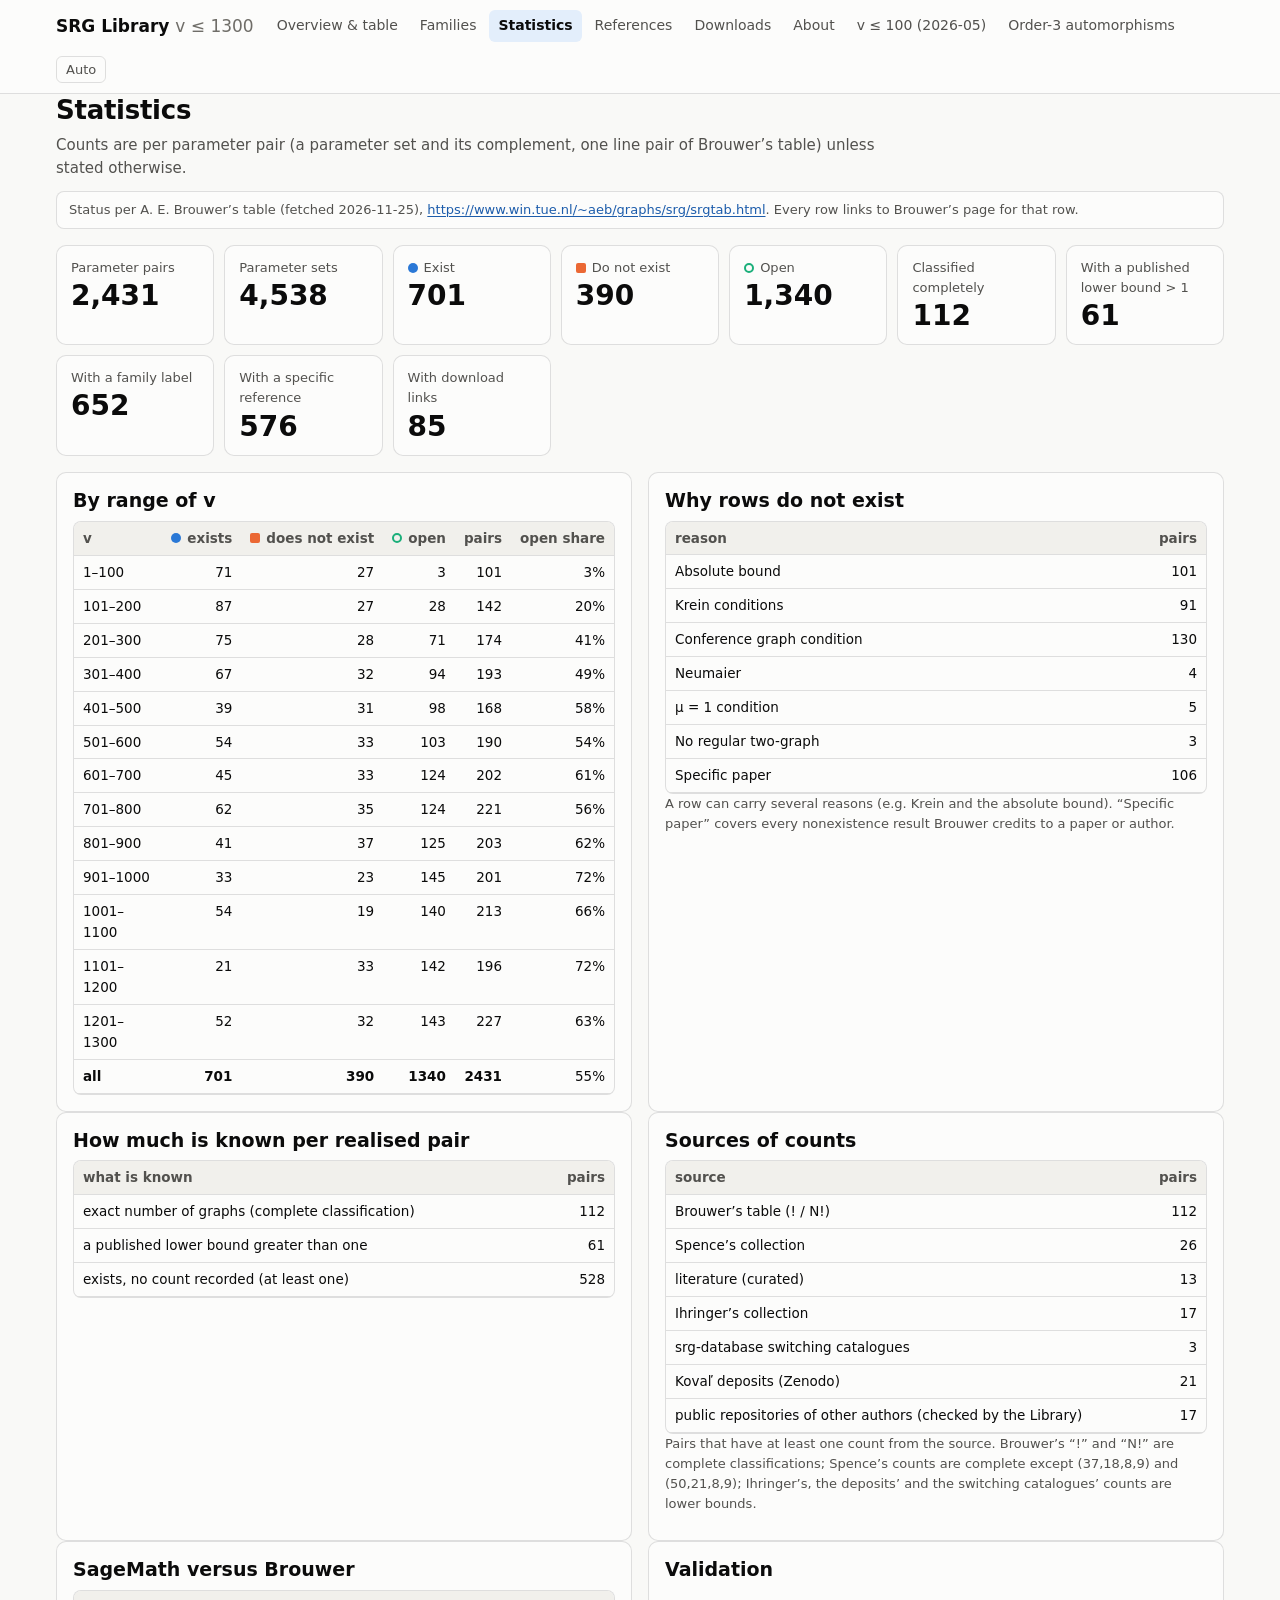
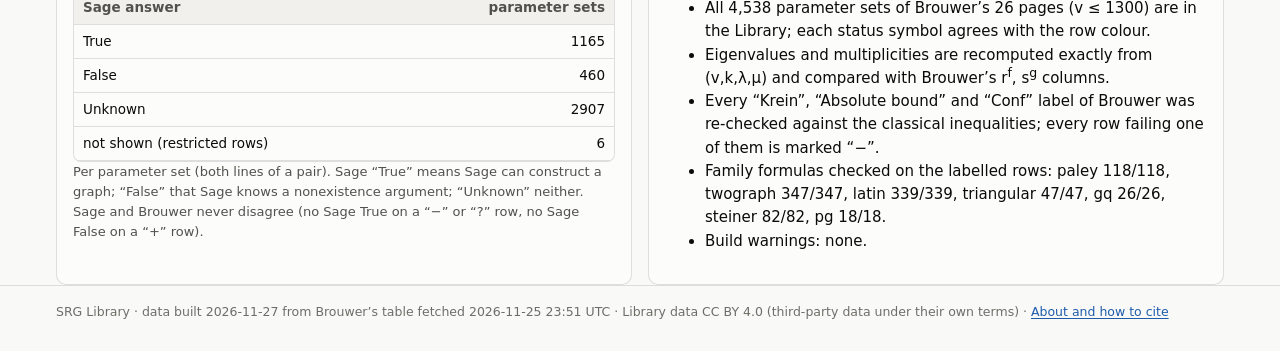
<file: stats.html>
<!doctype html>
<html lang="en">
<head>
<meta charset="utf-8">
<meta name="viewport" content="width=device-width, initial-scale=1">
<title>SRG Statistics</title>
<meta name="description" content="Statistics of Brouwer's table of strongly regular graph parameters up to 1300 vertices: rows by status and range, nonexistence reasons, families, counts and sources, validation.">
<link rel="stylesheet" href="assets/library.css">
<script src="assets/library.js"></script>
</head>
<body data-page="stats">
<header class="top"></header>
<main class="wrap">
  <h1>Statistics</h1>
  <p class="lede">Counts are per parameter pair (a parameter set and its complement, one line pair of Brouwer’s table) unless stated otherwise.</p>
  <p class="source-line" data-source-line>Loading…</p>
  <div class="tiles" id="tiles"></div>
  <div class="grid2">
    <section class="card"><h2>By range of v</h2><div id="ranges"></div></section>
    <section class="card"><h2>Why rows do not exist</h2><div id="reasons"></div>
      <p class="note">A row can carry several reasons (e.g. Krein and the absolute bound). “Specific paper” covers every nonexistence result Brouwer credits to a paper or author.</p></section>
  </div>
  <div class="grid2">
    <section class="card"><h2>How much is known per realised pair</h2><div id="known"></div></section>
    <section class="card"><h2>Sources of counts</h2><div id="srcs"></div>
      <p class="note">Pairs that have at least one count from the source. Brouwer’s “!” and “N!” are complete classifications; Spence’s counts are complete except (37,18,8,9) and (50,21,8,9); Ihringer’s, the deposits’ and the switching catalogues’ counts are lower bounds.</p></section>
  </div>
  <div class="grid2">
    <section class="card"><h2>SageMath versus Brouwer</h2><div id="sage"></div>
      <p class="note">Per parameter set (both lines of a pair). Sage “True” means Sage can construct a graph; “False” that Sage knows a nonexistence argument; “Unknown” neither. <span id="sagecmp"></span></p></section>
    <section class="card"><h2>Validation</h2><div id="valid"></div></section>
  </div>
</main>
<footer class="foot"></footer>
<script>
(function () {
  var E = SRG.esc;
  function table(head, rows, numcols) {
    return '<div class="tablebox"><table><thead><tr>' + head.map(function (h, i) { return "<th" + (numcols.indexOf(i) >= 0 ? ' class="num"' : "") + ">" + h + "</th>"; }).join("") + "</tr></thead><tbody>" +
      rows.map(function (r) { return "<tr>" + r.map(function (c, i) { return "<td" + (numcols.indexOf(i) >= 0 ? ' class="num"' : "") + ">" + c + "</td>"; }).join("") + "</tr>"; }).join("") + "</tbody></table></div>";
  }
  Promise.all([SRG.load("meta"), SRG.load("reasons"), SRG.load("index")]).then(function (a) {
    var m = a[0], s = m.stats, reasons = a[1], idx = a[2];
    var b = s.by_status;
    document.getElementById("tiles").innerHTML = [
      ["Parameter pairs", s.pairs, ""], ["Parameter sets", s.sets, ""], ["Exist", b["+"], "yes"], ["Do not exist", b["-"], "no"], ["Open", b["?"], "open"],
      ["Classified completely", s.head_kind.complete || 0, ""], ["With a published lower bound > 1", s.head_kind.lower || 0, ""],
      ["With a family label", s.with_constructions, ""], ["With a specific reference", s.with_refs, ""], ["With download links", s.with_downloads, ""]
    ].map(function (x) { return '<div class="tile"><div class="lab">' + (x[2] ? '<span class="key ' + x[2] + '"></span>' : "") + E(x[0]) + '</div><div class="val">' + SRG.fmt(x[1]) + "</div></div>"; }).join("");
    var tot = [0, 0, 0];
    document.getElementById("ranges").innerHTML = table(["v", SRG.statusHtml("+"), SRG.statusHtml("-"), SRG.statusHtml("?"), "pairs", "open share"],
      s.ranges.map(function (g) { tot[0] += g.plus; tot[1] += g.minus; tot[2] += g.open; var t = g.plus + g.minus + g.open;
        return [g.lo + "–" + g.hi, g.plus, g.minus, g.open, t, (100 * g.open / t).toFixed(0) + "%"]; }).concat([["<b>all</b>", "<b>" + tot[0] + "</b>", "<b>" + tot[1] + "</b>", "<b>" + tot[2] + "</b>", "<b>" + (tot[0] + tot[1] + tot[2]) + "</b>", (100 * tot[2] / (tot[0] + tot[1] + tot[2])).toFixed(0) + "%"]]), [1, 2, 3, 4, 5]);
    document.getElementById("reasons").innerHTML = table(["reason", "pairs"], reasons.map(function (r) { return [E(r.name), r.pairs]; }), [1]);
    var hk = s.head_kind;
    document.getElementById("known").innerHTML = table(["what is known", "pairs"], [
      ["exact number of graphs (complete classification)", hk.complete || 0],
      ["a published lower bound greater than one", hk.lower || 0],
      ["exists, no count recorded (at least one)", hk.exists || 0]], [1]);
    var srcName = { brouwer: "Brouwer’s table (! / N!)", spence: "Spence’s collection", ihringer: "Ihringer’s collection", ours: "Kovaľ deposits (Zenodo)", srgdb: "srg-database switching catalogues", literature: "literature (curated)", external: "public repositories of other authors (checked by the Library)" };
    document.getElementById("srcs").innerHTML = table(["source", "pairs"], Object.keys(s.count_sources).map(function (k) { return [E(srcName[k] || k), s.count_sources[k]]; }), [1]);
    // sage vs brouwer per set
    var F = {}; idx.fields.forEach(function (f, i) { F[f] = i; });
    document.getElementById("sage").innerHTML = table(["Sage answer", "parameter sets"], Object.keys(s.sage).map(function (k) { return [E(k === "n/a" ? "not shown (restricted rows)" : k), s.sage[k]]; }), [1]);
    var sc = m.warnings.filter(function (w) { return w.indexOf("sage:") === 0; }).length;
    document.getElementById("sagecmp").textContent = sc ? sc + " disagreements with Brouwer (listed under Validation)." : "Sage and Brouwer never disagree (no Sage True on a “−” or “?” row, no Sage False on a “+” row).";
    var v = [];
    v.push("All " + SRG.fmt(s.sets) + " parameter sets of Brouwer’s 26 pages (v ≤ 1300) are in the Library; each status symbol agrees with the row colour.");
    v.push("Eigenvalues and multiplicities are recomputed exactly from (v,k,λ,μ) and compared with Brouwer’s r<sup>f</sup>, s<sup>g</sup> columns.");
    v.push("Every “Krein”, “Absolute bound” and “Conf” label of Brouwer was re-checked against the classical inequalities; every row failing one of them is marked “−”.");
    var fc = s.family_checks;
    v.push("Family formulas checked on the labelled rows: " + Object.keys(fc).map(function (k) { return E(k) + " " + fc[k].ok + "/" + (fc[k].ok + fc[k].bad); }).join(", ") + ".");
    v.push("Build warnings: " + (m.warnings.length ? m.warnings.length + " — " + m.warnings.slice(0, 5).map(E).join("; ") : "none") + ".");
    document.getElementById("valid").innerHTML = "<ul>" + v.map(function (x) { return "<li>" + x + "</li>"; }).join("") + "</ul>";
  });
})();
</script>
</body>
</html>
</file>
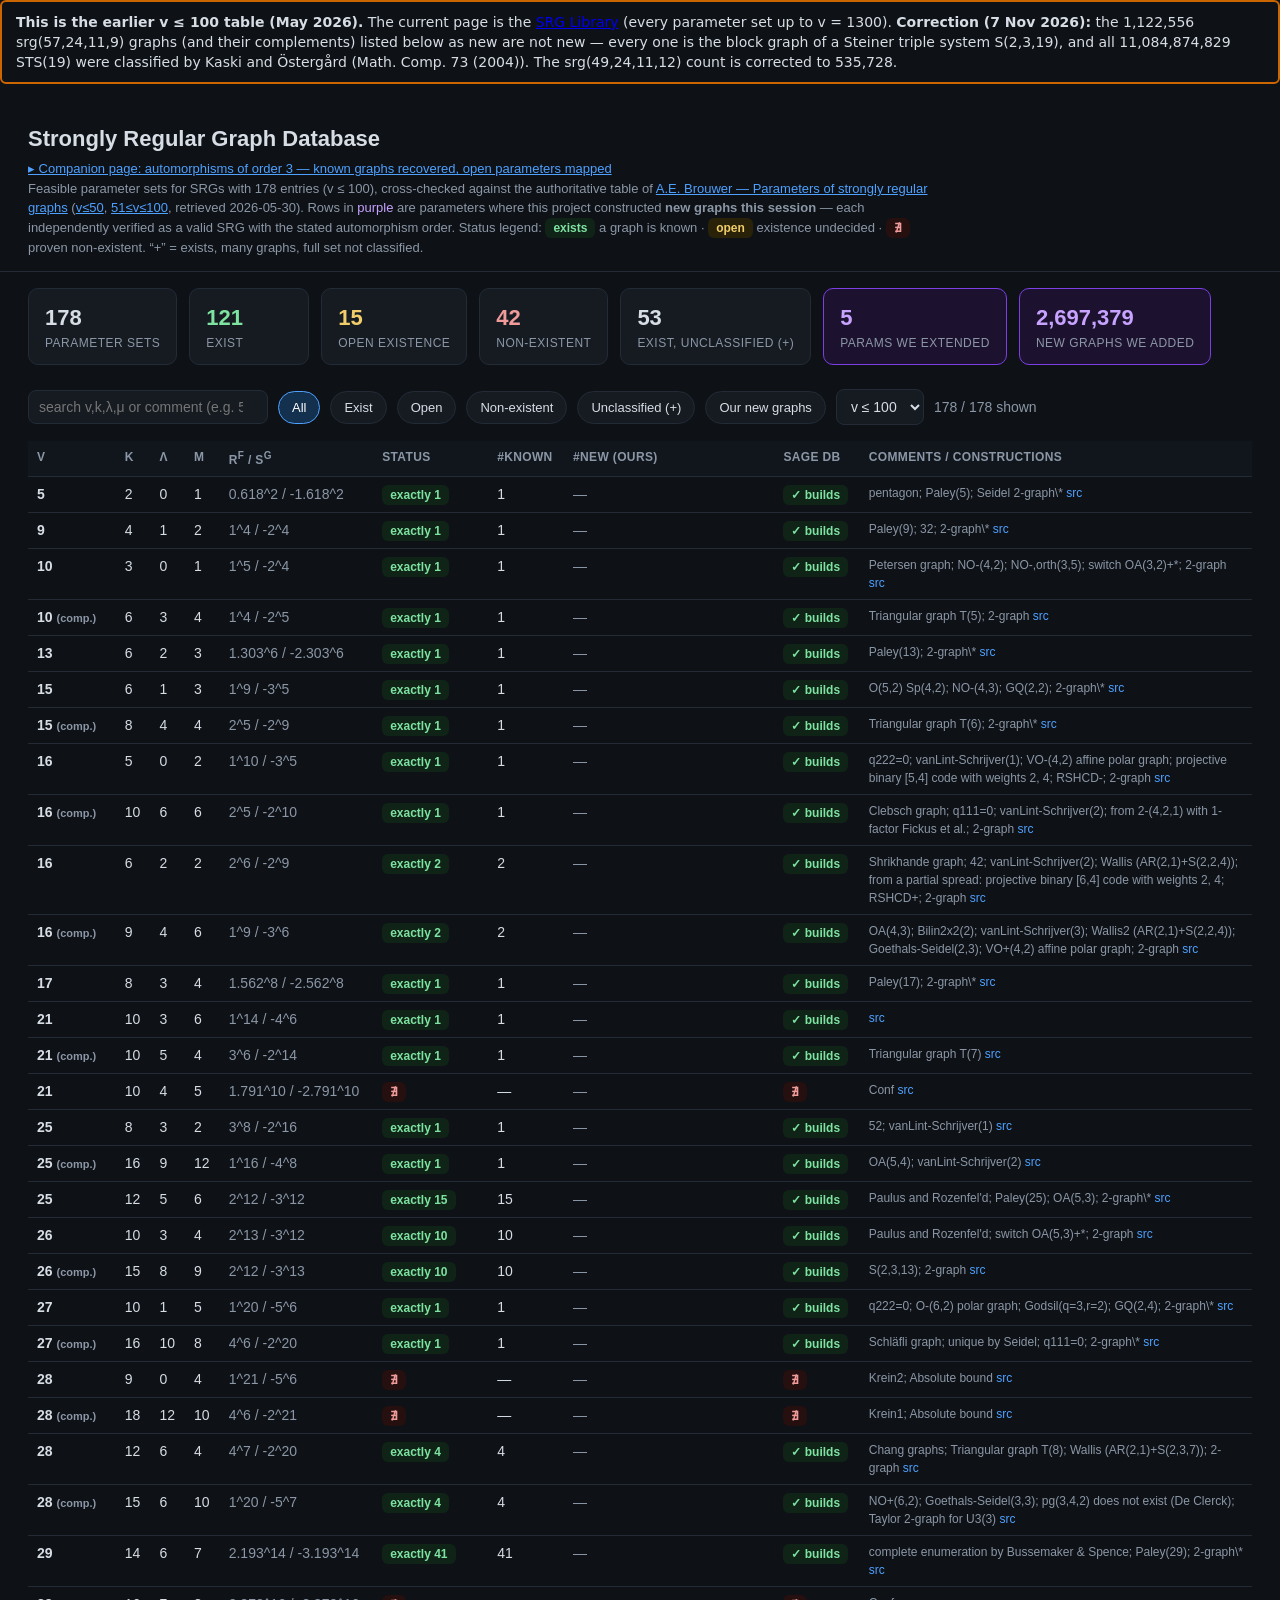
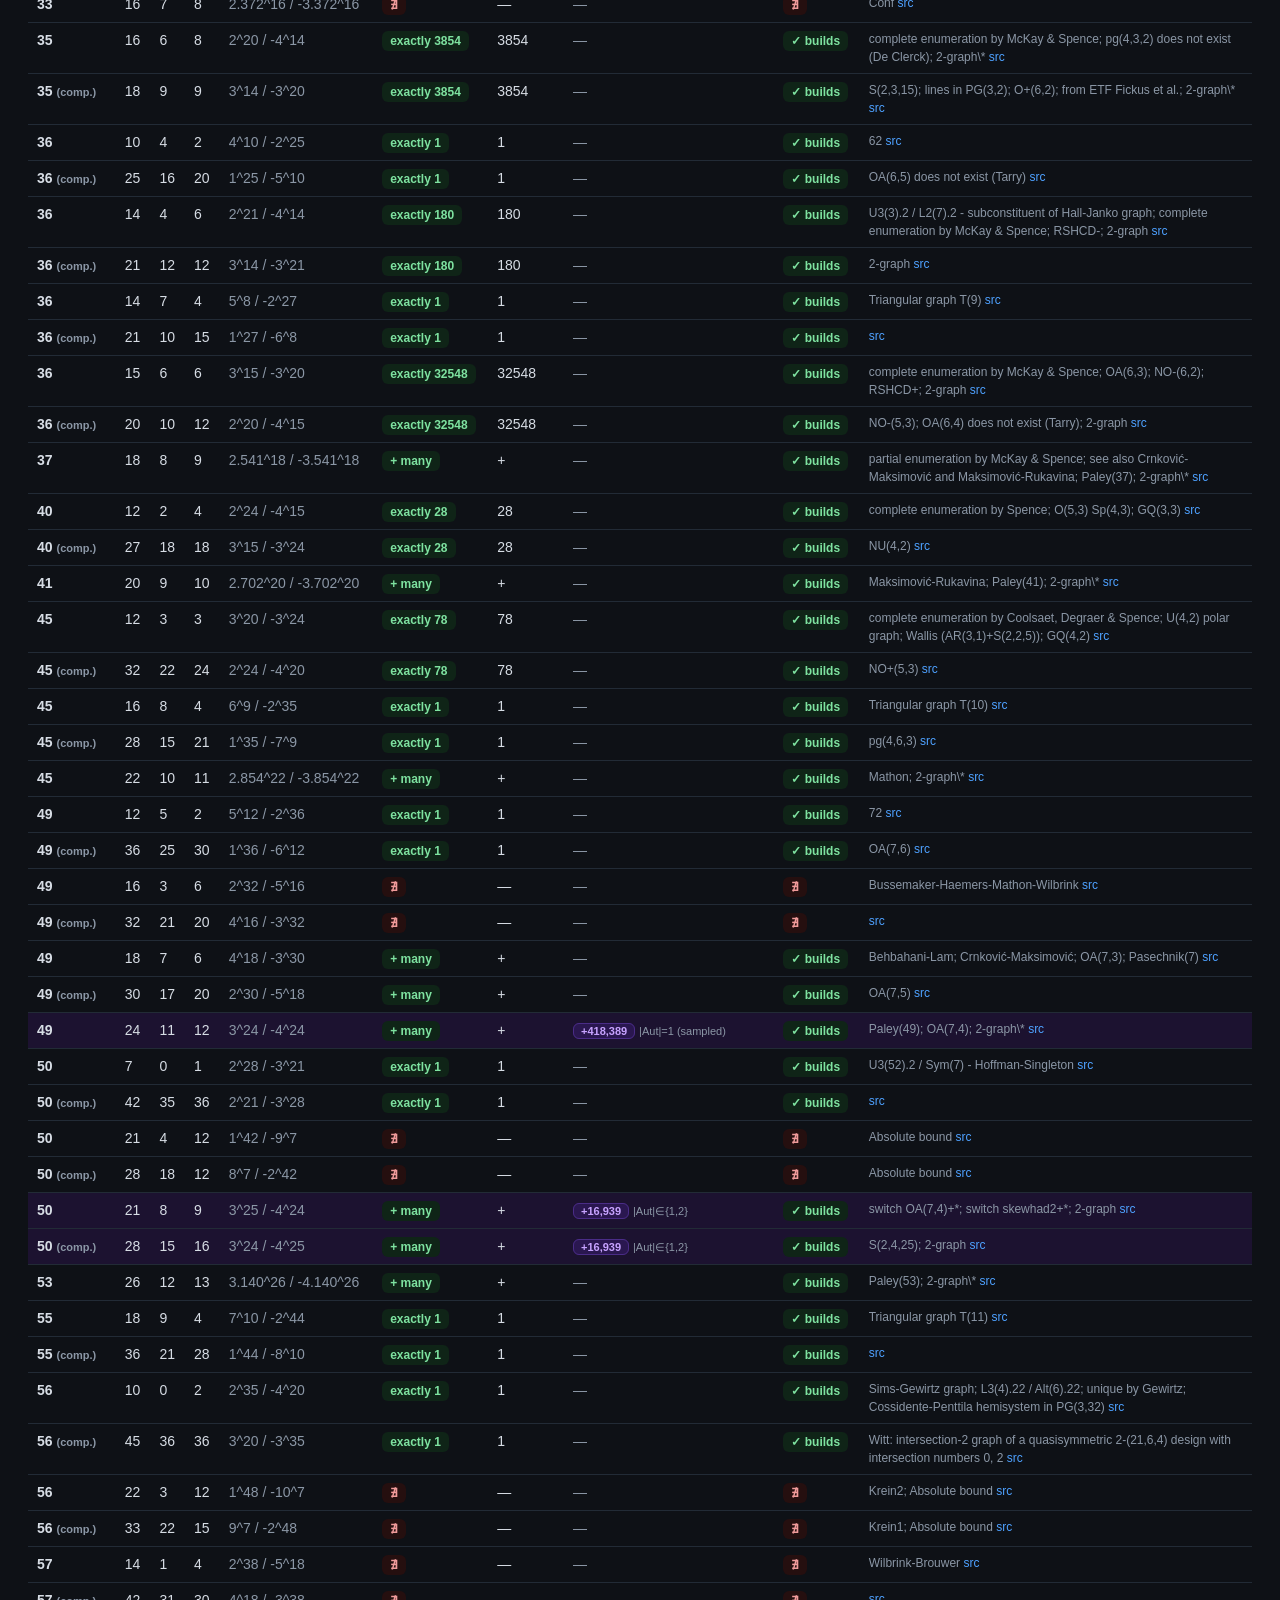
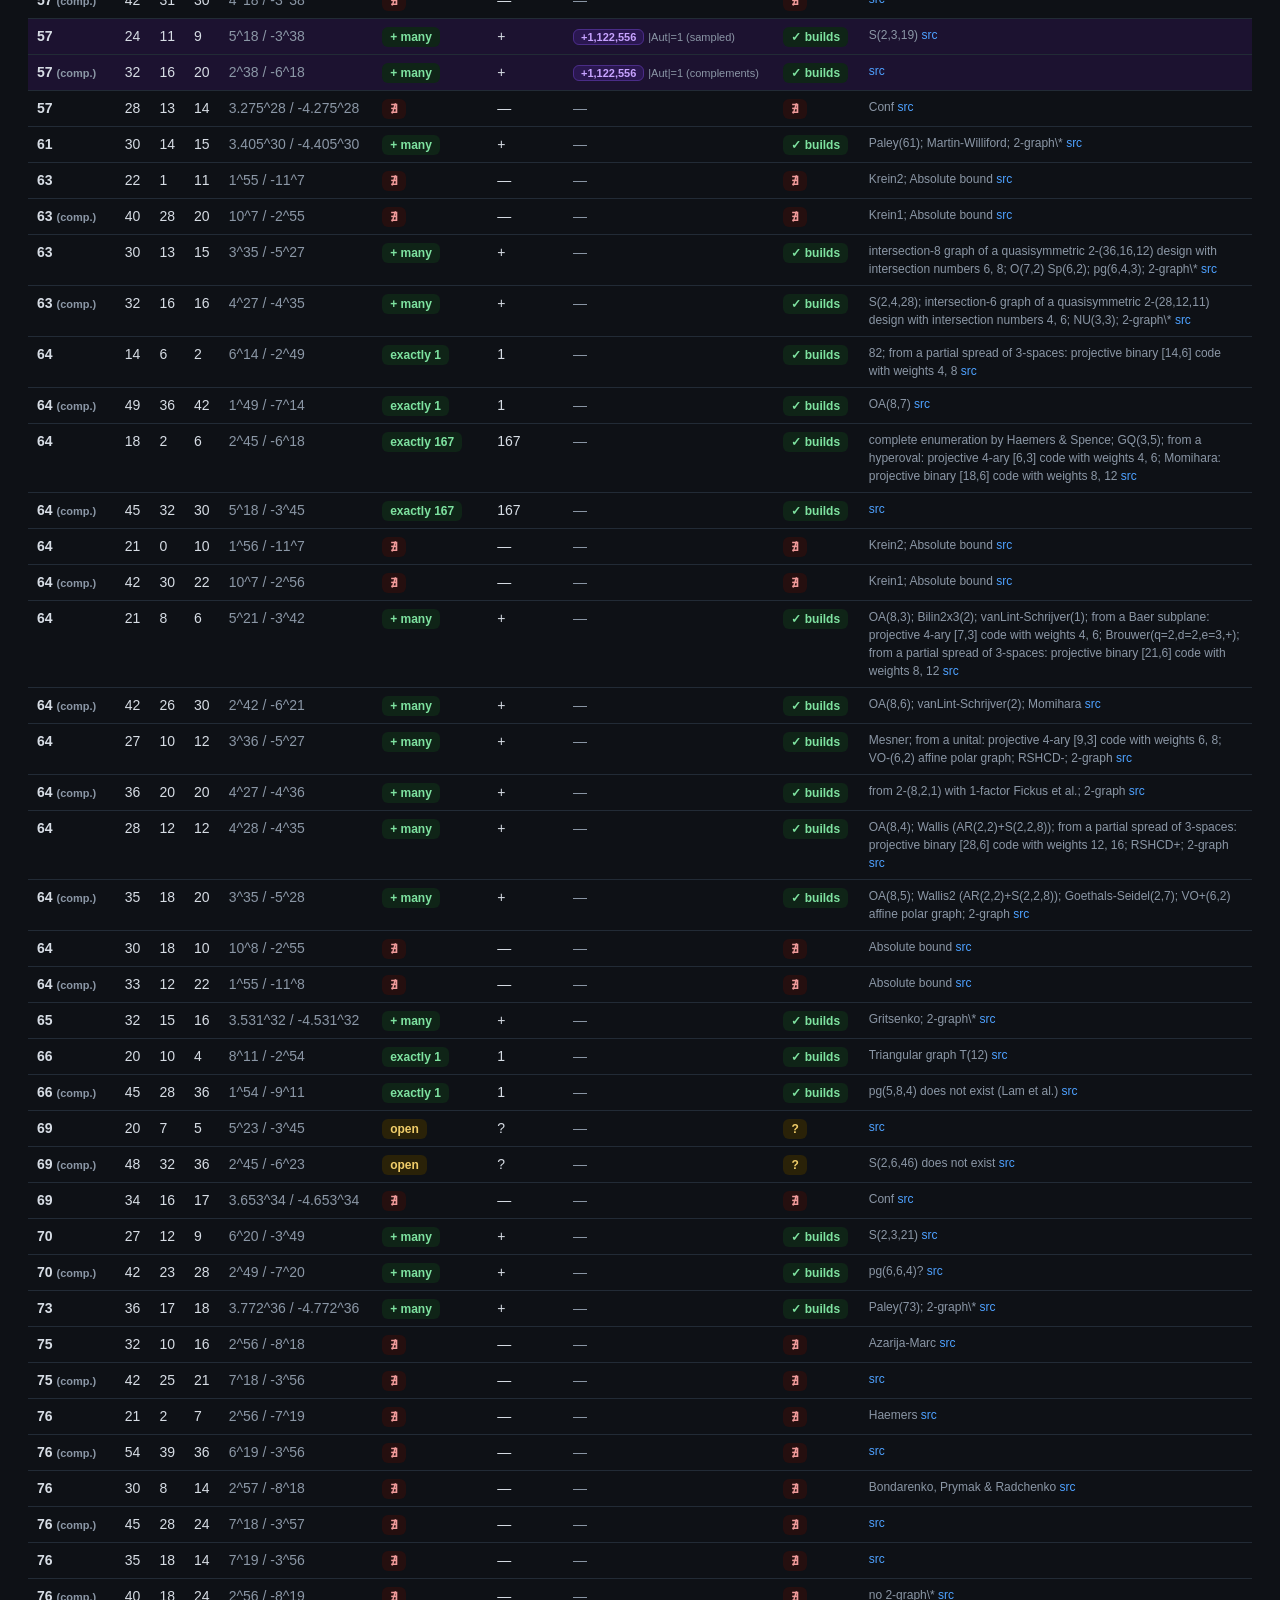
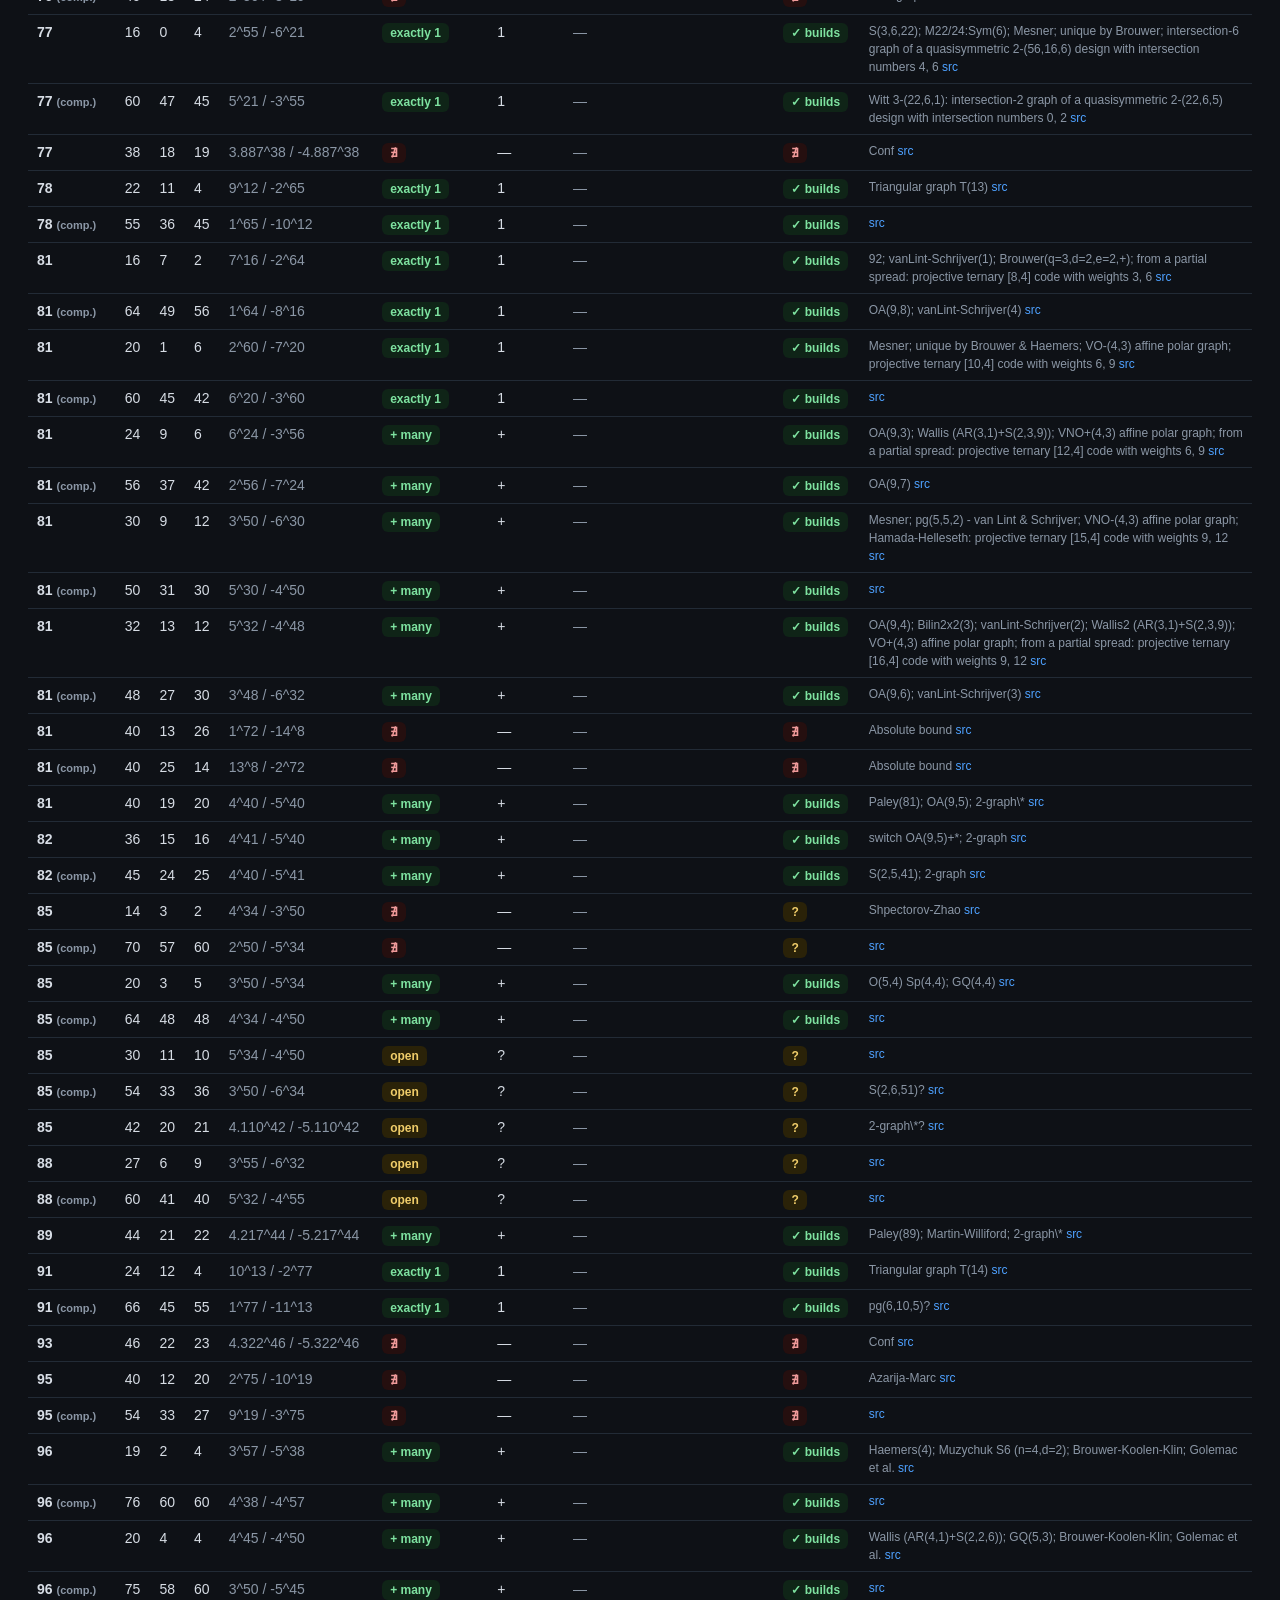
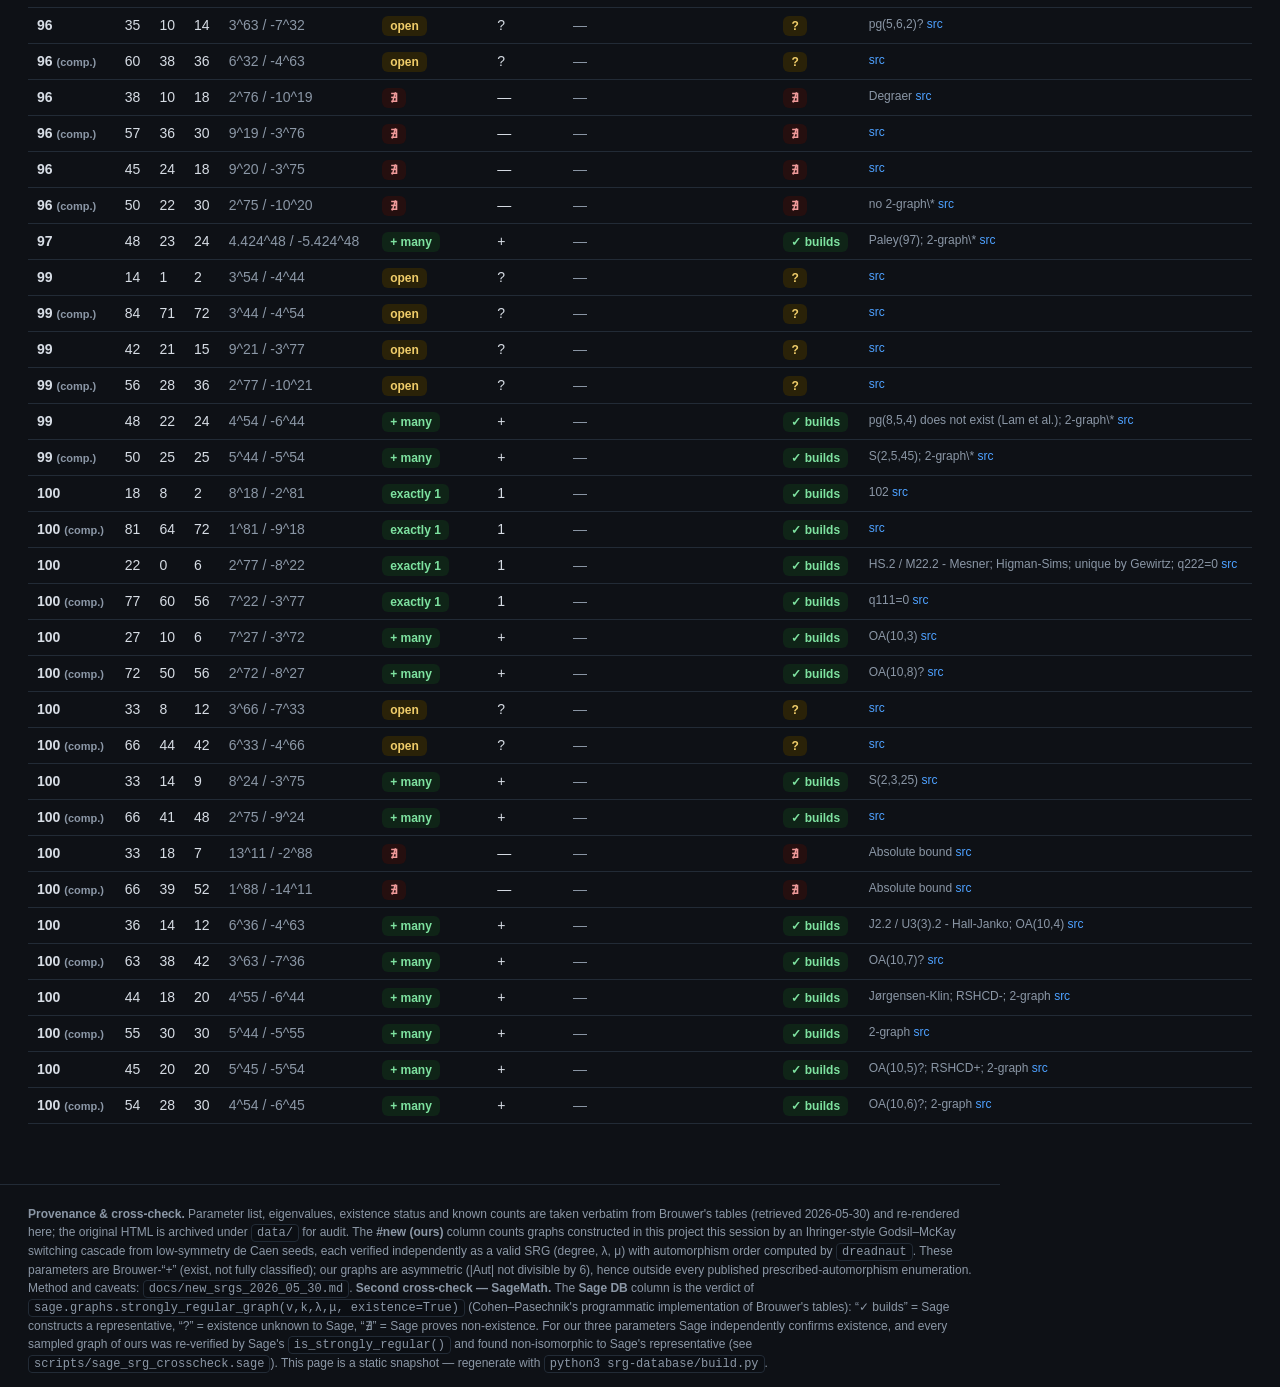
<file: v100.html>
<!DOCTYPE html>
<html lang="en">
<head>
<meta charset="utf-8">
<meta name="viewport" content="width=device-width, initial-scale=1">
<title>SRG Database — known &amp; newly constructed</title>
<style>
:root{--bg:#0e1116;--panel:#161b22;--line:#222b36;--txt:#d7dde5;--mut:#8b97a6;
--exists:#1f7a3f;--existsbg:#0f2417;--open:#b8860b;--openbg:#2a2208;--none:#8a2b2b;--nonebg:#250f0f;
--ours:#7b3fe4;--oursbg:#1c1230;--accent:#4ea1ff;}
*{box-sizing:border-box}
body{margin:0;background:var(--bg);color:var(--txt);font:14px/1.5 -apple-system,Segoe UI,Roboto,Helvetica,Arial,sans-serif}
header{padding:24px 28px 14px;border-bottom:1px solid var(--line)}
h1{margin:0 0 4px;font-size:22px}
.sub{color:var(--mut);font-size:13px;max-width:900px}
.sub a{color:var(--accent)}
.cards{display:flex;flex-wrap:wrap;gap:12px;padding:16px 28px}
.card{background:var(--panel);border:1px solid var(--line);border-radius:10px;padding:12px 16px;min-width:120px}
.card .num{font-size:22px;font-weight:700}
.card .lab{color:var(--mut);font-size:12px;text-transform:uppercase;letter-spacing:.04em}
.card.ours{border-color:var(--ours);background:var(--oursbg)}
.controls{display:flex;flex-wrap:wrap;gap:10px;align-items:center;padding:8px 28px 16px}
input[type=search],select{background:var(--panel);border:1px solid var(--line);color:var(--txt);
border-radius:8px;padding:8px 10px;font-size:14px}
input[type=search]{min-width:240px}
.chip{border:1px solid var(--line);background:var(--panel);color:var(--txt);border-radius:20px;
padding:6px 13px;cursor:pointer;font-size:13px;user-select:none}
.chip.on{border-color:var(--accent);color:#fff;background:#13314f}
.wrap{padding:0 28px 60px}
table{border-collapse:collapse;width:100%;font-variant-numeric:tabular-nums}
th,td{padding:7px 9px;border-bottom:1px solid var(--line);text-align:left;vertical-align:top}
th{position:sticky;top:0;background:#11161d;cursor:pointer;white-space:nowrap;font-size:12px;
text-transform:uppercase;letter-spacing:.03em;color:var(--mut)}
th:hover{color:#fff}
td.param{font-weight:600;white-space:nowrap}
.badge{display:inline-block;border-radius:6px;padding:1px 8px;font-size:12px;font-weight:600}
.b-exists{color:#7ee2a0;background:var(--existsbg)}
.b-open{color:#f0cd6a;background:var(--openbg)}
.b-none{color:#f09a9a;background:var(--nonebg)}
tr.ours{background:var(--oursbg)}
tr.ours:hover{background:#241740}
tr:hover{background:#11161d}
.ours-badge{color:#c7a3ff;background:#2a1750;border:1px solid #4a2c87;border-radius:6px;
padding:1px 7px;font-size:11px;font-weight:700;white-space:nowrap}
.eig{color:var(--mut);white-space:nowrap}
.cmt{color:var(--mut);font-size:12px;max-width:380px}
.comp{color:var(--mut);font-size:11px}
a.src{color:var(--accent);text-decoration:none;font-size:12px}
footer{color:var(--mut);font-size:12px;padding:20px 28px;border-top:1px solid var(--line);max-width:1000px}
code{background:#0b0e13;border:1px solid var(--line);border-radius:4px;padding:1px 5px}
.count0{color:var(--mut)}
</style>
</head>
<body>
<div style="margin:0 0 1em 0;padding:.7em 1em;border:2px solid #c60;border-radius:6px;font-family:system-ui,sans-serif;line-height:1.45">
<b>This is the earlier v ≤ 100 table (May 2026).</b> The current page is the <a href="library.html">SRG Library</a> (every parameter set up to v = 1300).
<b>Correction (7 Nov 2026):</b> the 1,122,556 srg(57,24,11,9) graphs (and their complements) listed below as new are not new — every one is the block graph of a Steiner triple system S(2,3,19), and all 11,084,874,829 STS(19) were classified by Kaski and Östergård (Math. Comp. 73 (2004)). The srg(49,24,11,12) count is corrected to 535,728.
</div>
<header>
<h1>Strongly Regular Graph Database</h1>
<div class="sub"><a href="z3.html">&#9656; Companion page: automorphisms of order 3 — known graphs recovered, open parameters mapped</a></div>
<div class="sub">Feasible parameter sets for SRGs with 178 entries (v&nbsp;&le;&nbsp;100),
cross-checked against the authoritative table of
<a href="https://aeb.win.tue.nl/graphs/srg/" target="_blank">A.E.&nbsp;Brouwer &mdash; Parameters of strongly regular graphs</a>
(<a href="data/brouwer_1-50.html">v&le;50</a>, <a href="data/brouwer_51-100.html">51&le;v&le;100</a>, retrieved 2026-05-30).
Rows in <span style="color:#c7a3ff">purple</span> are parameters where this project constructed
<b>new graphs this session</b> &mdash; each independently verified as a valid SRG with the stated automorphism order.
Status legend: <span class="badge b-exists">exists</span> a graph is known &middot;
<span class="badge b-open">open</span> existence undecided &middot;
<span class="badge b-none">&#8708;</span> proven non-existent.
&ldquo;+&rdquo; = exists, many graphs, full set not classified.</div>
</header>

<div class="cards">
<div class="card"><div class="num">178</div><div class="lab">Parameter sets</div></div>
<div class="card"><div class="num" style="color:#7ee2a0">121</div><div class="lab">Exist</div></div>
<div class="card"><div class="num" style="color:#f0cd6a">15</div><div class="lab">Open existence</div></div>
<div class="card"><div class="num" style="color:#f09a9a">42</div><div class="lab">Non-existent</div></div>
<div class="card"><div class="num">53</div><div class="lab">Exist, unclassified (+)</div></div>
<div class="card ours"><div class="num" style="color:#c7a3ff">5</div><div class="lab">Params we extended</div></div>
<div class="card ours"><div class="num" style="color:#c7a3ff">2,697,379</div><div class="lab">New graphs we added</div></div>
</div>

<div class="controls">
<input type="search" id="q" placeholder="search v,k,&lambda;,&mu; or comment (e.g. 50 21, Paley, Conway, T(14))">
<span class="chip on" data-f="all">All</span>
<span class="chip" data-f="exists">Exist</span>
<span class="chip" data-f="open">Open</span>
<span class="chip" data-f="none">Non-existent</span>
<span class="chip" data-f="unclass">Unclassified (+)</span>
<span class="chip" data-f="ours">Our new graphs</span>
<select id="vmax"><option value="100">v &le; 100</option><option value="50">v &le; 50</option>
<option value="40">v &le; 40</option></select>
<span id="shown" style="color:var(--mut)"></span>
</div>

<div class="wrap">
<table id="t">
<thead><tr>
<th data-k="v">v</th><th data-k="k">k</th><th data-k="lam">&lambda;</th><th data-k="mu">&mu;</th>
<th data-k="r">r<sup>f</sup>&nbsp;/&nbsp;s<sup>g</sup></th>
<th data-k="status">status</th><th data-k="count">#known</th>
<th data-k="ours">#new&nbsp;(ours)</th><th data-k="sage">Sage&nbsp;DB</th>
<th data-k="comments">comments / constructions</th>
</tr></thead>
<tbody id="tb"></tbody>
</table>
</div>

<footer>
<b>Provenance &amp; cross-check.</b> Parameter list, eigenvalues, existence status and known counts are taken
verbatim from Brouwer's tables (retrieved 2026-05-30) and re-rendered here; the original HTML is archived under
<code>data/</code> for audit. The <b>#new (ours)</b> column counts graphs constructed in this project this session by an
Ihringer-style Godsil&ndash;McKay switching cascade from low-symmetry de&nbsp;Caen seeds, each verified independently as a
valid SRG (degree, &lambda;, &mu;) with automorphism order computed by <code>dreadnaut</code>. These parameters are
Brouwer-&ldquo;+&rdquo; (exist, not fully classified); our graphs are asymmetric (|Aut| not divisible by 6), hence
outside every published prescribed-automorphism enumeration. Method and caveats: <code>docs/new_srgs_2026_05_30.md</code>.
<b>Second cross-check &mdash; SageMath.</b> The <b>Sage&nbsp;DB</b> column is the verdict of
<code>sage.graphs.strongly_regular_graph(v,k,&lambda;,&mu;,&nbsp;existence=True)</code> (Cohen&ndash;Pasechnik's
programmatic implementation of Brouwer's tables): &ldquo;&#10003;&nbsp;builds&rdquo; = Sage constructs a representative,
&ldquo;?&rdquo; = existence unknown to Sage, &ldquo;&#8708;&rdquo; = Sage proves non-existence. For our three parameters
Sage independently confirms existence, and every sampled graph of ours was re-verified by Sage's
<code>is_strongly_regular()</code> and found non-isomorphic to Sage's representative (see
<code>scripts/sage_srg_crosscheck.sage</code>).
This page is a static snapshot &mdash; regenerate with <code>python3 srg-database/build.py</code>.
</footer>

<script>
const DATA = [{"v":5,"k":2,"lam":0,"mu":1,"r":"0.618^2","s":"-1.618^2","status":"exists","count":1,"label":"exactly 1","comp":false,"comments":"pentagon; Paley(5); Seidel 2-graph\\*","page":"srgtab1-50.html","ours":0,"ours_aut":"","ours_file":"","sage":"True"},{"v":9,"k":4,"lam":1,"mu":2,"r":"1^4","s":"-2^4","status":"exists","count":1,"label":"exactly 1","comp":false,"comments":"Paley(9); 32; 2-graph\\*","page":"srgtab1-50.html","ours":0,"ours_aut":"","ours_file":"","sage":"True"},{"v":10,"k":3,"lam":0,"mu":1,"r":"1^5","s":"-2^4","status":"exists","count":1,"label":"exactly 1","comp":false,"comments":"Petersen graph; NO-(4,2); NO-,orth(3,5); switch OA(3,2)+*; 2-graph","page":"srgtab1-50.html","ours":0,"ours_aut":"","ours_file":"","sage":"True"},{"v":10,"k":6,"lam":3,"mu":4,"r":"1^4","s":"-2^5","status":"exists","count":1,"label":"exactly 1","comp":true,"comments":"Triangular graph T(5); 2-graph","page":"srgtab1-50.html","ours":0,"ours_aut":"","ours_file":"","sage":"True"},{"v":13,"k":6,"lam":2,"mu":3,"r":"1.303^6","s":"-2.303^6","status":"exists","count":1,"label":"exactly 1","comp":false,"comments":"Paley(13); 2-graph\\*","page":"srgtab1-50.html","ours":0,"ours_aut":"","ours_file":"","sage":"True"},{"v":15,"k":6,"lam":1,"mu":3,"r":"1^9","s":"-3^5","status":"exists","count":1,"label":"exactly 1","comp":false,"comments":"O(5,2) Sp(4,2); NO-(4,3); GQ(2,2); 2-graph\\*","page":"srgtab1-50.html","ours":0,"ours_aut":"","ours_file":"","sage":"True"},{"v":15,"k":8,"lam":4,"mu":4,"r":"2^5","s":"-2^9","status":"exists","count":1,"label":"exactly 1","comp":true,"comments":"Triangular graph T(6); 2-graph\\*","page":"srgtab1-50.html","ours":0,"ours_aut":"","ours_file":"","sage":"True"},{"v":16,"k":5,"lam":0,"mu":2,"r":"1^10","s":"-3^5","status":"exists","count":1,"label":"exactly 1","comp":false,"comments":"q222=0; vanLint-Schrijver(1); VO-(4,2) affine polar graph; projective binary [5,4] code with weights 2, 4; RSHCD-; 2-graph","page":"srgtab1-50.html","ours":0,"ours_aut":"","ours_file":"","sage":"True"},{"v":16,"k":10,"lam":6,"mu":6,"r":"2^5","s":"-2^10","status":"exists","count":1,"label":"exactly 1","comp":true,"comments":"Clebsch graph; q111=0; vanLint-Schrijver(2); from 2-(4,2,1) with 1-factor Fickus et al.; 2-graph","page":"srgtab1-50.html","ours":0,"ours_aut":"","ours_file":"","sage":"True"},{"v":16,"k":6,"lam":2,"mu":2,"r":"2^6","s":"-2^9","status":"exists","count":2,"label":"exactly 2","comp":false,"comments":"Shrikhande graph; 42; vanLint-Schrijver(2); Wallis (AR(2,1)+S(2,2,4)); from a partial spread: projective binary [6,4] code with weights 2, 4; RSHCD+; 2-graph","page":"srgtab1-50.html","ours":0,"ours_aut":"","ours_file":"","sage":"True"},{"v":16,"k":9,"lam":4,"mu":6,"r":"1^9","s":"-3^6","status":"exists","count":2,"label":"exactly 2","comp":true,"comments":"OA(4,3); Bilin2x2(2); vanLint-Schrijver(3); Wallis2 (AR(2,1)+S(2,2,4)); Goethals-Seidel(2,3); VO+(4,2) affine polar graph; 2-graph","page":"srgtab1-50.html","ours":0,"ours_aut":"","ours_file":"","sage":"True"},{"v":17,"k":8,"lam":3,"mu":4,"r":"1.562^8","s":"-2.562^8","status":"exists","count":1,"label":"exactly 1","comp":false,"comments":"Paley(17); 2-graph\\*","page":"srgtab1-50.html","ours":0,"ours_aut":"","ours_file":"","sage":"True"},{"v":21,"k":10,"lam":3,"mu":6,"r":"1^14","s":"-4^6","status":"exists","count":1,"label":"exactly 1","comp":false,"comments":"","page":"srgtab1-50.html","ours":0,"ours_aut":"","ours_file":"","sage":"True"},{"v":21,"k":10,"lam":5,"mu":4,"r":"3^6","s":"-2^14","status":"exists","count":1,"label":"exactly 1","comp":true,"comments":"Triangular graph T(7)","page":"srgtab1-50.html","ours":0,"ours_aut":"","ours_file":"","sage":"True"},{"v":21,"k":10,"lam":4,"mu":5,"r":"1.791^10","s":"-2.791^10","status":"none","count":0,"label":"\u2204","comp":false,"comments":"Conf","page":"srgtab1-50.html","ours":0,"ours_aut":"","ours_file":"","sage":"False"},{"v":25,"k":8,"lam":3,"mu":2,"r":"3^8","s":"-2^16","status":"exists","count":1,"label":"exactly 1","comp":false,"comments":"52; vanLint-Schrijver(1)","page":"srgtab1-50.html","ours":0,"ours_aut":"","ours_file":"","sage":"True"},{"v":25,"k":16,"lam":9,"mu":12,"r":"1^16","s":"-4^8","status":"exists","count":1,"label":"exactly 1","comp":true,"comments":"OA(5,4); vanLint-Schrijver(2)","page":"srgtab1-50.html","ours":0,"ours_aut":"","ours_file":"","sage":"True"},{"v":25,"k":12,"lam":5,"mu":6,"r":"2^12","s":"-3^12","status":"exists","count":15,"label":"exactly 15","comp":false,"comments":"Paulus and Rozenfel'd; Paley(25); OA(5,3); 2-graph\\*","page":"srgtab1-50.html","ours":0,"ours_aut":"","ours_file":"","sage":"True"},{"v":26,"k":10,"lam":3,"mu":4,"r":"2^13","s":"-3^12","status":"exists","count":10,"label":"exactly 10","comp":false,"comments":"Paulus and Rozenfel'd; switch OA(5,3)+*; 2-graph","page":"srgtab1-50.html","ours":0,"ours_aut":"","ours_file":"","sage":"True"},{"v":26,"k":15,"lam":8,"mu":9,"r":"2^12","s":"-3^13","status":"exists","count":10,"label":"exactly 10","comp":true,"comments":"S(2,3,13); 2-graph","page":"srgtab1-50.html","ours":0,"ours_aut":"","ours_file":"","sage":"True"},{"v":27,"k":10,"lam":1,"mu":5,"r":"1^20","s":"-5^6","status":"exists","count":1,"label":"exactly 1","comp":false,"comments":"q222=0; O-(6,2) polar graph; Godsil(q=3,r=2); GQ(2,4); 2-graph\\*","page":"srgtab1-50.html","ours":0,"ours_aut":"","ours_file":"","sage":"True"},{"v":27,"k":16,"lam":10,"mu":8,"r":"4^6","s":"-2^20","status":"exists","count":1,"label":"exactly 1","comp":true,"comments":"Schl\u00e4fli graph; unique by Seidel; q111=0; 2-graph\\*","page":"srgtab1-50.html","ours":0,"ours_aut":"","ours_file":"","sage":"True"},{"v":28,"k":9,"lam":0,"mu":4,"r":"1^21","s":"-5^6","status":"none","count":0,"label":"\u2204","comp":false,"comments":"Krein2; Absolute bound","page":"srgtab1-50.html","ours":0,"ours_aut":"","ours_file":"","sage":"False"},{"v":28,"k":18,"lam":12,"mu":10,"r":"4^6","s":"-2^21","status":"none","count":0,"label":"\u2204","comp":true,"comments":"Krein1; Absolute bound","page":"srgtab1-50.html","ours":0,"ours_aut":"","ours_file":"","sage":"False"},{"v":28,"k":12,"lam":6,"mu":4,"r":"4^7","s":"-2^20","status":"exists","count":4,"label":"exactly 4","comp":false,"comments":"Chang graphs; Triangular graph T(8); Wallis (AR(2,1)+S(2,3,7)); 2-graph","page":"srgtab1-50.html","ours":0,"ours_aut":"","ours_file":"","sage":"True"},{"v":28,"k":15,"lam":6,"mu":10,"r":"1^20","s":"-5^7","status":"exists","count":4,"label":"exactly 4","comp":true,"comments":"NO+(6,2); Goethals-Seidel(3,3); pg(3,4,2) does not exist (De Clerck); Taylor 2-graph for U3(3)","page":"srgtab1-50.html","ours":0,"ours_aut":"","ours_file":"","sage":"True"},{"v":29,"k":14,"lam":6,"mu":7,"r":"2.193^14","s":"-3.193^14","status":"exists","count":41,"label":"exactly 41","comp":false,"comments":"complete enumeration by Bussemaker & Spence; Paley(29); 2-graph\\*","page":"srgtab1-50.html","ours":0,"ours_aut":"","ours_file":"","sage":"True"},{"v":33,"k":16,"lam":7,"mu":8,"r":"2.372^16","s":"-3.372^16","status":"none","count":0,"label":"\u2204","comp":false,"comments":"Conf","page":"srgtab1-50.html","ours":0,"ours_aut":"","ours_file":"","sage":"False"},{"v":35,"k":16,"lam":6,"mu":8,"r":"2^20","s":"-4^14","status":"exists","count":3854,"label":"exactly 3854","comp":false,"comments":"complete enumeration by McKay & Spence; pg(4,3,2) does not exist (De Clerck); 2-graph\\*","page":"srgtab1-50.html","ours":0,"ours_aut":"","ours_file":"","sage":"True"},{"v":35,"k":18,"lam":9,"mu":9,"r":"3^14","s":"-3^20","status":"exists","count":3854,"label":"exactly 3854","comp":true,"comments":"S(2,3,15); lines in PG(3,2); O+(6,2); from ETF Fickus et al.; 2-graph\\*","page":"srgtab1-50.html","ours":0,"ours_aut":"","ours_file":"","sage":"True"},{"v":36,"k":10,"lam":4,"mu":2,"r":"4^10","s":"-2^25","status":"exists","count":1,"label":"exactly 1","comp":false,"comments":"62","page":"srgtab1-50.html","ours":0,"ours_aut":"","ours_file":"","sage":"True"},{"v":36,"k":25,"lam":16,"mu":20,"r":"1^25","s":"-5^10","status":"exists","count":1,"label":"exactly 1","comp":true,"comments":"OA(6,5) does not exist (Tarry)","page":"srgtab1-50.html","ours":0,"ours_aut":"","ours_file":"","sage":"True"},{"v":36,"k":14,"lam":4,"mu":6,"r":"2^21","s":"-4^14","status":"exists","count":180,"label":"exactly 180","comp":false,"comments":"U3(3).2 / L2(7).2 - subconstituent of Hall-Janko graph; complete enumeration by McKay & Spence; RSHCD-; 2-graph","page":"srgtab1-50.html","ours":0,"ours_aut":"","ours_file":"","sage":"True"},{"v":36,"k":21,"lam":12,"mu":12,"r":"3^14","s":"-3^21","status":"exists","count":180,"label":"exactly 180","comp":true,"comments":"2-graph","page":"srgtab1-50.html","ours":0,"ours_aut":"","ours_file":"","sage":"True"},{"v":36,"k":14,"lam":7,"mu":4,"r":"5^8","s":"-2^27","status":"exists","count":1,"label":"exactly 1","comp":false,"comments":"Triangular graph T(9)","page":"srgtab1-50.html","ours":0,"ours_aut":"","ours_file":"","sage":"True"},{"v":36,"k":21,"lam":10,"mu":15,"r":"1^27","s":"-6^8","status":"exists","count":1,"label":"exactly 1","comp":true,"comments":"","page":"srgtab1-50.html","ours":0,"ours_aut":"","ours_file":"","sage":"True"},{"v":36,"k":15,"lam":6,"mu":6,"r":"3^15","s":"-3^20","status":"exists","count":32548,"label":"exactly 32548","comp":false,"comments":"complete enumeration by McKay & Spence; OA(6,3); NO-(6,2); RSHCD+; 2-graph","page":"srgtab1-50.html","ours":0,"ours_aut":"","ours_file":"","sage":"True"},{"v":36,"k":20,"lam":10,"mu":12,"r":"2^20","s":"-4^15","status":"exists","count":32548,"label":"exactly 32548","comp":true,"comments":"NO-(5,3); OA(6,4) does not exist (Tarry); 2-graph","page":"srgtab1-50.html","ours":0,"ours_aut":"","ours_file":"","sage":"True"},{"v":37,"k":18,"lam":8,"mu":9,"r":"2.541^18","s":"-3.541^18","status":"exists","count":"+","label":"+ many","comp":false,"comments":"partial enumeration by McKay & Spence; see also Crnkovi\u0107-Maksimovi\u0107 and Maksimovi\u0107-Rukavina; Paley(37); 2-graph\\*","page":"srgtab1-50.html","ours":0,"ours_aut":"","ours_file":"","sage":"True"},{"v":40,"k":12,"lam":2,"mu":4,"r":"2^24","s":"-4^15","status":"exists","count":28,"label":"exactly 28","comp":false,"comments":"complete enumeration by Spence; \tO(5,3) Sp(4,3); GQ(3,3)","page":"srgtab1-50.html","ours":0,"ours_aut":"","ours_file":"","sage":"True"},{"v":40,"k":27,"lam":18,"mu":18,"r":"3^15","s":"-3^24","status":"exists","count":28,"label":"exactly 28","comp":true,"comments":"NU(4,2)","page":"srgtab1-50.html","ours":0,"ours_aut":"","ours_file":"","sage":"True"},{"v":41,"k":20,"lam":9,"mu":10,"r":"2.702^20","s":"-3.702^20","status":"exists","count":"+","label":"+ many","comp":false,"comments":"Maksimovi\u0107-Rukavina; Paley(41); 2-graph\\*","page":"srgtab1-50.html","ours":0,"ours_aut":"","ours_file":"","sage":"True"},{"v":45,"k":12,"lam":3,"mu":3,"r":"3^20","s":"-3^24","status":"exists","count":78,"label":"exactly 78","comp":false,"comments":"complete enumeration by Coolsaet, Degraer & Spence; U(4,2) polar graph; Wallis (AR(3,1)+S(2,2,5)); GQ(4,2)","page":"srgtab1-50.html","ours":0,"ours_aut":"","ours_file":"","sage":"True"},{"v":45,"k":32,"lam":22,"mu":24,"r":"2^24","s":"-4^20","status":"exists","count":78,"label":"exactly 78","comp":true,"comments":"NO+(5,3)","page":"srgtab1-50.html","ours":0,"ours_aut":"","ours_file":"","sage":"True"},{"v":45,"k":16,"lam":8,"mu":4,"r":"6^9","s":"-2^35","status":"exists","count":1,"label":"exactly 1","comp":false,"comments":"Triangular graph T(10)","page":"srgtab1-50.html","ours":0,"ours_aut":"","ours_file":"","sage":"True"},{"v":45,"k":28,"lam":15,"mu":21,"r":"1^35","s":"-7^9","status":"exists","count":1,"label":"exactly 1","comp":true,"comments":"pg(4,6,3)","page":"srgtab1-50.html","ours":0,"ours_aut":"","ours_file":"","sage":"True"},{"v":45,"k":22,"lam":10,"mu":11,"r":"2.854^22","s":"-3.854^22","status":"exists","count":"+","label":"+ many","comp":false,"comments":"Mathon; 2-graph\\*","page":"srgtab1-50.html","ours":0,"ours_aut":"","ours_file":"","sage":"True"},{"v":49,"k":12,"lam":5,"mu":2,"r":"5^12","s":"-2^36","status":"exists","count":1,"label":"exactly 1","comp":false,"comments":"72","page":"srgtab1-50.html","ours":0,"ours_aut":"","ours_file":"","sage":"True"},{"v":49,"k":36,"lam":25,"mu":30,"r":"1^36","s":"-6^12","status":"exists","count":1,"label":"exactly 1","comp":true,"comments":"OA(7,6)","page":"srgtab1-50.html","ours":0,"ours_aut":"","ours_file":"","sage":"True"},{"v":49,"k":16,"lam":3,"mu":6,"r":"2^32","s":"-5^16","status":"none","count":0,"label":"\u2204","comp":false,"comments":"Bussemaker-Haemers-Mathon-Wilbrink","page":"srgtab1-50.html","ours":0,"ours_aut":"","ours_file":"","sage":"False"},{"v":49,"k":32,"lam":21,"mu":20,"r":"4^16","s":"-3^32","status":"none","count":0,"label":"\u2204","comp":true,"comments":"","page":"srgtab1-50.html","ours":0,"ours_aut":"","ours_file":"","sage":"False"},{"v":49,"k":18,"lam":7,"mu":6,"r":"4^18","s":"-3^30","status":"exists","count":"+","label":"+ many","comp":false,"comments":"Behbahani-Lam; Crnkovi\u0107-Maksimovi\u0107; OA(7,3); Pasechnik(7)","page":"srgtab1-50.html","ours":0,"ours_aut":"","ours_file":"","sage":"True"},{"v":49,"k":30,"lam":17,"mu":20,"r":"2^30","s":"-5^18","status":"exists","count":"+","label":"+ many","comp":true,"comments":"OA(7,5)","page":"srgtab1-50.html","ours":0,"ours_aut":"","ours_file":"","sage":"True"},{"v":49,"k":24,"lam":11,"mu":12,"r":"3^24","s":"-4^24","status":"exists","count":"+","label":"+ many","comp":false,"comments":"Paley(49); OA(7,4); 2-graph\\*","page":"srgtab1-50.html","ours":418389,"ours_aut":"|Aut|=1 (sampled)","ours_file":"out/new_srg_49_24_11_12_all.g6","sage":"True"},{"v":50,"k":7,"lam":0,"mu":1,"r":"2^28","s":"-3^21","status":"exists","count":1,"label":"exactly 1","comp":false,"comments":"U3(52).2 / Sym(7) - Hoffman-Singleton","page":"srgtab1-50.html","ours":0,"ours_aut":"","ours_file":"","sage":"True"},{"v":50,"k":42,"lam":35,"mu":36,"r":"2^21","s":"-3^28","status":"exists","count":1,"label":"exactly 1","comp":true,"comments":"","page":"srgtab1-50.html","ours":0,"ours_aut":"","ours_file":"","sage":"True"},{"v":50,"k":21,"lam":4,"mu":12,"r":"1^42","s":"-9^7","status":"none","count":0,"label":"\u2204","comp":false,"comments":"Absolute bound","page":"srgtab1-50.html","ours":0,"ours_aut":"","ours_file":"","sage":"False"},{"v":50,"k":28,"lam":18,"mu":12,"r":"8^7","s":"-2^42","status":"none","count":0,"label":"\u2204","comp":true,"comments":"Absolute bound","page":"srgtab1-50.html","ours":0,"ours_aut":"","ours_file":"","sage":"False"},{"v":50,"k":21,"lam":8,"mu":9,"r":"3^25","s":"-4^24","status":"exists","count":"+","label":"+ many","comp":false,"comments":"switch OA(7,4)+*; switch skewhad2+*; 2-graph","page":"srgtab1-50.html","ours":16939,"ours_aut":"|Aut|\u2208{1,2}","ours_file":"out/new_srg_50_21_8_9_all.g6","sage":"True"},{"v":50,"k":28,"lam":15,"mu":16,"r":"3^24","s":"-4^25","status":"exists","count":"+","label":"+ many","comp":true,"comments":"S(2,4,25); 2-graph","page":"srgtab1-50.html","ours":16939,"ours_aut":"|Aut|\u2208{1,2}","ours_file":"out/new_srg_50_28_15_16_all.g6","sage":"True"},{"v":53,"k":26,"lam":12,"mu":13,"r":"3.140^26","s":"-4.140^26","status":"exists","count":"+","label":"+ many","comp":false,"comments":"Paley(53); 2-graph\\*","page":"srgtab51-100.html","ours":0,"ours_aut":"","ours_file":"","sage":"True"},{"v":55,"k":18,"lam":9,"mu":4,"r":"7^10","s":"-2^44","status":"exists","count":1,"label":"exactly 1","comp":false,"comments":"Triangular graph T(11)","page":"srgtab51-100.html","ours":0,"ours_aut":"","ours_file":"","sage":"True"},{"v":55,"k":36,"lam":21,"mu":28,"r":"1^44","s":"-8^10","status":"exists","count":1,"label":"exactly 1","comp":true,"comments":"","page":"srgtab51-100.html","ours":0,"ours_aut":"","ours_file":"","sage":"True"},{"v":56,"k":10,"lam":0,"mu":2,"r":"2^35","s":"-4^20","status":"exists","count":1,"label":"exactly 1","comp":false,"comments":"Sims-Gewirtz graph; L3(4).22 / Alt(6).22; unique by Gewirtz; Cossidente-Penttila hemisystem in PG(3,32)","page":"srgtab51-100.html","ours":0,"ours_aut":"","ours_file":"","sage":"True"},{"v":56,"k":45,"lam":36,"mu":36,"r":"3^20","s":"-3^35","status":"exists","count":1,"label":"exactly 1","comp":true,"comments":"Witt: intersection-2 graph of a quasisymmetric 2-(21,6,4) design with intersection numbers 0, 2","page":"srgtab51-100.html","ours":0,"ours_aut":"","ours_file":"","sage":"True"},{"v":56,"k":22,"lam":3,"mu":12,"r":"1^48","s":"-10^7","status":"none","count":0,"label":"\u2204","comp":false,"comments":"Krein2; Absolute bound","page":"srgtab51-100.html","ours":0,"ours_aut":"","ours_file":"","sage":"False"},{"v":56,"k":33,"lam":22,"mu":15,"r":"9^7","s":"-2^48","status":"none","count":0,"label":"\u2204","comp":true,"comments":"Krein1; Absolute bound","page":"srgtab51-100.html","ours":0,"ours_aut":"","ours_file":"","sage":"False"},{"v":57,"k":14,"lam":1,"mu":4,"r":"2^38","s":"-5^18","status":"none","count":0,"label":"\u2204","comp":false,"comments":"Wilbrink-Brouwer","page":"srgtab51-100.html","ours":0,"ours_aut":"","ours_file":"","sage":"False"},{"v":57,"k":42,"lam":31,"mu":30,"r":"4^18","s":"-3^38","status":"none","count":0,"label":"\u2204","comp":true,"comments":"","page":"srgtab51-100.html","ours":0,"ours_aut":"","ours_file":"","sage":"False"},{"v":57,"k":24,"lam":11,"mu":9,"r":"5^18","s":"-3^38","status":"exists","count":"+","label":"+ many","comp":false,"comments":"S(2,3,19)","page":"srgtab51-100.html","ours":1122556,"ours_aut":"|Aut|=1 (sampled)","ours_file":"out/new_srg_57_24_11_9_all.g6","sage":"True"},{"v":57,"k":32,"lam":16,"mu":20,"r":"2^38","s":"-6^18","status":"exists","count":"+","label":"+ many","comp":true,"comments":"","page":"srgtab51-100.html","ours":1122556,"ours_aut":"|Aut|=1 (complements)","ours_file":"out/new_srg_57_32_16_20_all.g6","sage":"True"},{"v":57,"k":28,"lam":13,"mu":14,"r":"3.275^28","s":"-4.275^28","status":"none","count":0,"label":"\u2204","comp":false,"comments":"Conf","page":"srgtab51-100.html","ours":0,"ours_aut":"","ours_file":"","sage":"False"},{"v":61,"k":30,"lam":14,"mu":15,"r":"3.405^30","s":"-4.405^30","status":"exists","count":"+","label":"+ many","comp":false,"comments":"Paley(61); Martin-Williford; 2-graph\\*","page":"srgtab51-100.html","ours":0,"ours_aut":"","ours_file":"","sage":"True"},{"v":63,"k":22,"lam":1,"mu":11,"r":"1^55","s":"-11^7","status":"none","count":0,"label":"\u2204","comp":false,"comments":"Krein2; Absolute bound","page":"srgtab51-100.html","ours":0,"ours_aut":"","ours_file":"","sage":"False"},{"v":63,"k":40,"lam":28,"mu":20,"r":"10^7","s":"-2^55","status":"none","count":0,"label":"\u2204","comp":true,"comments":"Krein1; Absolute bound","page":"srgtab51-100.html","ours":0,"ours_aut":"","ours_file":"","sage":"False"},{"v":63,"k":30,"lam":13,"mu":15,"r":"3^35","s":"-5^27","status":"exists","count":"+","label":"+ many","comp":false,"comments":"intersection-8 graph of a quasisymmetric 2-(36,16,12) design with intersection numbers 6, 8; \tO(7,2) Sp(6,2); pg(6,4,3); 2-graph\\*","page":"srgtab51-100.html","ours":0,"ours_aut":"","ours_file":"","sage":"True"},{"v":63,"k":32,"lam":16,"mu":16,"r":"4^27","s":"-4^35","status":"exists","count":"+","label":"+ many","comp":true,"comments":"S(2,4,28); intersection-6 graph of a quasisymmetric 2-(28,12,11) design with intersection numbers 4, 6; NU(3,3); 2-graph\\*","page":"srgtab51-100.html","ours":0,"ours_aut":"","ours_file":"","sage":"True"},{"v":64,"k":14,"lam":6,"mu":2,"r":"6^14","s":"-2^49","status":"exists","count":1,"label":"exactly 1","comp":false,"comments":"82; from a partial spread of 3-spaces: projective binary [14,6] code with weights 4, 8","page":"srgtab51-100.html","ours":0,"ours_aut":"","ours_file":"","sage":"True"},{"v":64,"k":49,"lam":36,"mu":42,"r":"1^49","s":"-7^14","status":"exists","count":1,"label":"exactly 1","comp":true,"comments":"OA(8,7)","page":"srgtab51-100.html","ours":0,"ours_aut":"","ours_file":"","sage":"True"},{"v":64,"k":18,"lam":2,"mu":6,"r":"2^45","s":"-6^18","status":"exists","count":167,"label":"exactly 167","comp":false,"comments":"complete enumeration by Haemers & Spence; GQ(3,5); from a hyperoval: projective 4-ary [6,3] code with weights 4, 6; Momihara: projective binary [18,6] code with weights 8, 12","page":"srgtab51-100.html","ours":0,"ours_aut":"","ours_file":"","sage":"True"},{"v":64,"k":45,"lam":32,"mu":30,"r":"5^18","s":"-3^45","status":"exists","count":167,"label":"exactly 167","comp":true,"comments":"","page":"srgtab51-100.html","ours":0,"ours_aut":"","ours_file":"","sage":"True"},{"v":64,"k":21,"lam":0,"mu":10,"r":"1^56","s":"-11^7","status":"none","count":0,"label":"\u2204","comp":false,"comments":"Krein2; Absolute bound","page":"srgtab51-100.html","ours":0,"ours_aut":"","ours_file":"","sage":"False"},{"v":64,"k":42,"lam":30,"mu":22,"r":"10^7","s":"-2^56","status":"none","count":0,"label":"\u2204","comp":true,"comments":"Krein1; Absolute bound","page":"srgtab51-100.html","ours":0,"ours_aut":"","ours_file":"","sage":"False"},{"v":64,"k":21,"lam":8,"mu":6,"r":"5^21","s":"-3^42","status":"exists","count":"+","label":"+ many","comp":false,"comments":"OA(8,3); Bilin2x3(2); vanLint-Schrijver(1); from a  Baer subplane: projective 4-ary [7,3] code with weights 4, 6; Brouwer(q=2,d=2,e=3,+); from a partial spread of 3-spaces: projective binary [21,6] code with weights 8, 12","page":"srgtab51-100.html","ours":0,"ours_aut":"","ours_file":"","sage":"True"},{"v":64,"k":42,"lam":26,"mu":30,"r":"2^42","s":"-6^21","status":"exists","count":"+","label":"+ many","comp":true,"comments":"OA(8,6); vanLint-Schrijver(2); Momihara","page":"srgtab51-100.html","ours":0,"ours_aut":"","ours_file":"","sage":"True"},{"v":64,"k":27,"lam":10,"mu":12,"r":"3^36","s":"-5^27","status":"exists","count":"+","label":"+ many","comp":false,"comments":"Mesner; from a unital: projective 4-ary [9,3] code with weights 6, 8; VO-(6,2) affine polar graph; RSHCD-; 2-graph","page":"srgtab51-100.html","ours":0,"ours_aut":"","ours_file":"","sage":"True"},{"v":64,"k":36,"lam":20,"mu":20,"r":"4^27","s":"-4^36","status":"exists","count":"+","label":"+ many","comp":true,"comments":"from 2-(8,2,1) with 1-factor Fickus et al.; 2-graph","page":"srgtab51-100.html","ours":0,"ours_aut":"","ours_file":"","sage":"True"},{"v":64,"k":28,"lam":12,"mu":12,"r":"4^28","s":"-4^35","status":"exists","count":"+","label":"+ many","comp":false,"comments":"OA(8,4); Wallis (AR(2,2)+S(2,2,8)); from a partial spread of 3-spaces: projective binary [28,6] code with weights 12, 16; RSHCD+; 2-graph","page":"srgtab51-100.html","ours":0,"ours_aut":"","ours_file":"","sage":"True"},{"v":64,"k":35,"lam":18,"mu":20,"r":"3^35","s":"-5^28","status":"exists","count":"+","label":"+ many","comp":true,"comments":"OA(8,5); Wallis2 (AR(2,2)+S(2,2,8)); Goethals-Seidel(2,7); VO+(6,2) affine polar graph; 2-graph","page":"srgtab51-100.html","ours":0,"ours_aut":"","ours_file":"","sage":"True"},{"v":64,"k":30,"lam":18,"mu":10,"r":"10^8","s":"-2^55","status":"none","count":0,"label":"\u2204","comp":false,"comments":"Absolute bound","page":"srgtab51-100.html","ours":0,"ours_aut":"","ours_file":"","sage":"False"},{"v":64,"k":33,"lam":12,"mu":22,"r":"1^55","s":"-11^8","status":"none","count":0,"label":"\u2204","comp":true,"comments":"Absolute bound","page":"srgtab51-100.html","ours":0,"ours_aut":"","ours_file":"","sage":"False"},{"v":65,"k":32,"lam":15,"mu":16,"r":"3.531^32","s":"-4.531^32","status":"exists","count":"+","label":"+ many","comp":false,"comments":"Gritsenko; 2-graph\\*","page":"srgtab51-100.html","ours":0,"ours_aut":"","ours_file":"","sage":"True"},{"v":66,"k":20,"lam":10,"mu":4,"r":"8^11","s":"-2^54","status":"exists","count":1,"label":"exactly 1","comp":false,"comments":"Triangular graph T(12)","page":"srgtab51-100.html","ours":0,"ours_aut":"","ours_file":"","sage":"True"},{"v":66,"k":45,"lam":28,"mu":36,"r":"1^54","s":"-9^11","status":"exists","count":1,"label":"exactly 1","comp":true,"comments":"pg(5,8,4) does not exist (Lam et al.)","page":"srgtab51-100.html","ours":0,"ours_aut":"","ours_file":"","sage":"True"},{"v":69,"k":20,"lam":7,"mu":5,"r":"5^23","s":"-3^45","status":"open","count":null,"label":"open","comp":false,"comments":"","page":"srgtab51-100.html","ours":0,"ours_aut":"","ours_file":"","sage":"Unknown"},{"v":69,"k":48,"lam":32,"mu":36,"r":"2^45","s":"-6^23","status":"open","count":null,"label":"open","comp":true,"comments":"S(2,6,46) does not exist","page":"srgtab51-100.html","ours":0,"ours_aut":"","ours_file":"","sage":"Unknown"},{"v":69,"k":34,"lam":16,"mu":17,"r":"3.653^34","s":"-4.653^34","status":"none","count":0,"label":"\u2204","comp":false,"comments":"Conf","page":"srgtab51-100.html","ours":0,"ours_aut":"","ours_file":"","sage":"False"},{"v":70,"k":27,"lam":12,"mu":9,"r":"6^20","s":"-3^49","status":"exists","count":"+","label":"+ many","comp":false,"comments":"S(2,3,21)","page":"srgtab51-100.html","ours":0,"ours_aut":"","ours_file":"","sage":"True"},{"v":70,"k":42,"lam":23,"mu":28,"r":"2^49","s":"-7^20","status":"exists","count":"+","label":"+ many","comp":true,"comments":"pg(6,6,4)?","page":"srgtab51-100.html","ours":0,"ours_aut":"","ours_file":"","sage":"True"},{"v":73,"k":36,"lam":17,"mu":18,"r":"3.772^36","s":"-4.772^36","status":"exists","count":"+","label":"+ many","comp":false,"comments":"Paley(73); 2-graph\\*","page":"srgtab51-100.html","ours":0,"ours_aut":"","ours_file":"","sage":"True"},{"v":75,"k":32,"lam":10,"mu":16,"r":"2^56","s":"-8^18","status":"none","count":0,"label":"\u2204","comp":false,"comments":"Azarija-Marc","page":"srgtab51-100.html","ours":0,"ours_aut":"","ours_file":"","sage":"False"},{"v":75,"k":42,"lam":25,"mu":21,"r":"7^18","s":"-3^56","status":"none","count":0,"label":"\u2204","comp":true,"comments":"","page":"srgtab51-100.html","ours":0,"ours_aut":"","ours_file":"","sage":"False"},{"v":76,"k":21,"lam":2,"mu":7,"r":"2^56","s":"-7^19","status":"none","count":0,"label":"\u2204","comp":false,"comments":"Haemers","page":"srgtab51-100.html","ours":0,"ours_aut":"","ours_file":"","sage":"False"},{"v":76,"k":54,"lam":39,"mu":36,"r":"6^19","s":"-3^56","status":"none","count":0,"label":"\u2204","comp":true,"comments":"","page":"srgtab51-100.html","ours":0,"ours_aut":"","ours_file":"","sage":"False"},{"v":76,"k":30,"lam":8,"mu":14,"r":"2^57","s":"-8^18","status":"none","count":0,"label":"\u2204","comp":false,"comments":"Bondarenko, Prymak & Radchenko","page":"srgtab51-100.html","ours":0,"ours_aut":"","ours_file":"","sage":"False"},{"v":76,"k":45,"lam":28,"mu":24,"r":"7^18","s":"-3^57","status":"none","count":0,"label":"\u2204","comp":true,"comments":"","page":"srgtab51-100.html","ours":0,"ours_aut":"","ours_file":"","sage":"False"},{"v":76,"k":35,"lam":18,"mu":14,"r":"7^19","s":"-3^56","status":"none","count":0,"label":"\u2204","comp":false,"comments":"","page":"srgtab51-100.html","ours":0,"ours_aut":"","ours_file":"","sage":"False"},{"v":76,"k":40,"lam":18,"mu":24,"r":"2^56","s":"-8^19","status":"none","count":0,"label":"\u2204","comp":true,"comments":"no 2-graph\\*","page":"srgtab51-100.html","ours":0,"ours_aut":"","ours_file":"","sage":"False"},{"v":77,"k":16,"lam":0,"mu":4,"r":"2^55","s":"-6^21","status":"exists","count":1,"label":"exactly 1","comp":false,"comments":"S(3,6,22); M22/24:Sym(6); Mesner; unique by Brouwer; intersection-6 graph of a quasisymmetric 2-(56,16,6) design with intersection numbers 4, 6","page":"srgtab51-100.html","ours":0,"ours_aut":"","ours_file":"","sage":"True"},{"v":77,"k":60,"lam":47,"mu":45,"r":"5^21","s":"-3^55","status":"exists","count":1,"label":"exactly 1","comp":true,"comments":"Witt 3-(22,6,1): intersection-2 graph of a quasisymmetric 2-(22,6,5) design with intersection numbers 0, 2","page":"srgtab51-100.html","ours":0,"ours_aut":"","ours_file":"","sage":"True"},{"v":77,"k":38,"lam":18,"mu":19,"r":"3.887^38","s":"-4.887^38","status":"none","count":0,"label":"\u2204","comp":false,"comments":"Conf","page":"srgtab51-100.html","ours":0,"ours_aut":"","ours_file":"","sage":"False"},{"v":78,"k":22,"lam":11,"mu":4,"r":"9^12","s":"-2^65","status":"exists","count":1,"label":"exactly 1","comp":false,"comments":"Triangular graph T(13)","page":"srgtab51-100.html","ours":0,"ours_aut":"","ours_file":"","sage":"True"},{"v":78,"k":55,"lam":36,"mu":45,"r":"1^65","s":"-10^12","status":"exists","count":1,"label":"exactly 1","comp":true,"comments":"","page":"srgtab51-100.html","ours":0,"ours_aut":"","ours_file":"","sage":"True"},{"v":81,"k":16,"lam":7,"mu":2,"r":"7^16","s":"-2^64","status":"exists","count":1,"label":"exactly 1","comp":false,"comments":"92; vanLint-Schrijver(1); Brouwer(q=3,d=2,e=2,+); from a partial spread: projective ternary [8,4] code with weights 3, 6","page":"srgtab51-100.html","ours":0,"ours_aut":"","ours_file":"","sage":"True"},{"v":81,"k":64,"lam":49,"mu":56,"r":"1^64","s":"-8^16","status":"exists","count":1,"label":"exactly 1","comp":true,"comments":"OA(9,8); vanLint-Schrijver(4)","page":"srgtab51-100.html","ours":0,"ours_aut":"","ours_file":"","sage":"True"},{"v":81,"k":20,"lam":1,"mu":6,"r":"2^60","s":"-7^20","status":"exists","count":1,"label":"exactly 1","comp":false,"comments":"Mesner; unique by Brouwer & Haemers; VO-(4,3) affine polar graph; projective ternary [10,4] code with weights 6, 9","page":"srgtab51-100.html","ours":0,"ours_aut":"","ours_file":"","sage":"True"},{"v":81,"k":60,"lam":45,"mu":42,"r":"6^20","s":"-3^60","status":"exists","count":1,"label":"exactly 1","comp":true,"comments":"","page":"srgtab51-100.html","ours":0,"ours_aut":"","ours_file":"","sage":"True"},{"v":81,"k":24,"lam":9,"mu":6,"r":"6^24","s":"-3^56","status":"exists","count":"+","label":"+ many","comp":false,"comments":"OA(9,3); Wallis (AR(3,1)+S(2,3,9)); VNO+(4,3) affine polar graph; from a partial spread: projective ternary [12,4] code with weights 6, 9","page":"srgtab51-100.html","ours":0,"ours_aut":"","ours_file":"","sage":"True"},{"v":81,"k":56,"lam":37,"mu":42,"r":"2^56","s":"-7^24","status":"exists","count":"+","label":"+ many","comp":true,"comments":"OA(9,7)","page":"srgtab51-100.html","ours":0,"ours_aut":"","ours_file":"","sage":"True"},{"v":81,"k":30,"lam":9,"mu":12,"r":"3^50","s":"-6^30","status":"exists","count":"+","label":"+ many","comp":false,"comments":"Mesner; pg(5,5,2) - van Lint & Schrijver; VNO-(4,3) affine polar graph; Hamada-Helleseth: projective ternary [15,4] code with weights 9, 12","page":"srgtab51-100.html","ours":0,"ours_aut":"","ours_file":"","sage":"True"},{"v":81,"k":50,"lam":31,"mu":30,"r":"5^30","s":"-4^50","status":"exists","count":"+","label":"+ many","comp":true,"comments":"","page":"srgtab51-100.html","ours":0,"ours_aut":"","ours_file":"","sage":"True"},{"v":81,"k":32,"lam":13,"mu":12,"r":"5^32","s":"-4^48","status":"exists","count":"+","label":"+ many","comp":false,"comments":"OA(9,4); Bilin2x2(3); vanLint-Schrijver(2); Wallis2 (AR(3,1)+S(2,3,9)); VO+(4,3) affine polar graph; from a partial spread: projective ternary [16,4] code with weights 9, 12","page":"srgtab51-100.html","ours":0,"ours_aut":"","ours_file":"","sage":"True"},{"v":81,"k":48,"lam":27,"mu":30,"r":"3^48","s":"-6^32","status":"exists","count":"+","label":"+ many","comp":true,"comments":"OA(9,6); vanLint-Schrijver(3)","page":"srgtab51-100.html","ours":0,"ours_aut":"","ours_file":"","sage":"True"},{"v":81,"k":40,"lam":13,"mu":26,"r":"1^72","s":"-14^8","status":"none","count":0,"label":"\u2204","comp":false,"comments":"Absolute bound","page":"srgtab51-100.html","ours":0,"ours_aut":"","ours_file":"","sage":"False"},{"v":81,"k":40,"lam":25,"mu":14,"r":"13^8","s":"-2^72","status":"none","count":0,"label":"\u2204","comp":true,"comments":"Absolute bound","page":"srgtab51-100.html","ours":0,"ours_aut":"","ours_file":"","sage":"False"},{"v":81,"k":40,"lam":19,"mu":20,"r":"4^40","s":"-5^40","status":"exists","count":"+","label":"+ many","comp":false,"comments":"Paley(81); OA(9,5); 2-graph\\*","page":"srgtab51-100.html","ours":0,"ours_aut":"","ours_file":"","sage":"True"},{"v":82,"k":36,"lam":15,"mu":16,"r":"4^41","s":"-5^40","status":"exists","count":"+","label":"+ many","comp":false,"comments":"switch OA(9,5)+*; 2-graph","page":"srgtab51-100.html","ours":0,"ours_aut":"","ours_file":"","sage":"True"},{"v":82,"k":45,"lam":24,"mu":25,"r":"4^40","s":"-5^41","status":"exists","count":"+","label":"+ many","comp":true,"comments":"S(2,5,41); 2-graph","page":"srgtab51-100.html","ours":0,"ours_aut":"","ours_file":"","sage":"True"},{"v":85,"k":14,"lam":3,"mu":2,"r":"4^34","s":"-3^50","status":"none","count":0,"label":"\u2204","comp":false,"comments":"Shpectorov-Zhao","page":"srgtab51-100.html","ours":0,"ours_aut":"","ours_file":"","sage":"Unknown"},{"v":85,"k":70,"lam":57,"mu":60,"r":"2^50","s":"-5^34","status":"none","count":0,"label":"\u2204","comp":true,"comments":"","page":"srgtab51-100.html","ours":0,"ours_aut":"","ours_file":"","sage":"Unknown"},{"v":85,"k":20,"lam":3,"mu":5,"r":"3^50","s":"-5^34","status":"exists","count":"+","label":"+ many","comp":false,"comments":"O(5,4) Sp(4,4); GQ(4,4)","page":"srgtab51-100.html","ours":0,"ours_aut":"","ours_file":"","sage":"True"},{"v":85,"k":64,"lam":48,"mu":48,"r":"4^34","s":"-4^50","status":"exists","count":"+","label":"+ many","comp":true,"comments":"","page":"srgtab51-100.html","ours":0,"ours_aut":"","ours_file":"","sage":"True"},{"v":85,"k":30,"lam":11,"mu":10,"r":"5^34","s":"-4^50","status":"open","count":null,"label":"open","comp":false,"comments":"","page":"srgtab51-100.html","ours":0,"ours_aut":"","ours_file":"","sage":"Unknown"},{"v":85,"k":54,"lam":33,"mu":36,"r":"3^50","s":"-6^34","status":"open","count":null,"label":"open","comp":true,"comments":"S(2,6,51)?","page":"srgtab51-100.html","ours":0,"ours_aut":"","ours_file":"","sage":"Unknown"},{"v":85,"k":42,"lam":20,"mu":21,"r":"4.110^42","s":"-5.110^42","status":"open","count":null,"label":"open","comp":false,"comments":"2-graph\\*?","page":"srgtab51-100.html","ours":0,"ours_aut":"","ours_file":"","sage":"Unknown"},{"v":88,"k":27,"lam":6,"mu":9,"r":"3^55","s":"-6^32","status":"open","count":null,"label":"open","comp":false,"comments":"","page":"srgtab51-100.html","ours":0,"ours_aut":"","ours_file":"","sage":"Unknown"},{"v":88,"k":60,"lam":41,"mu":40,"r":"5^32","s":"-4^55","status":"open","count":null,"label":"open","comp":true,"comments":"","page":"srgtab51-100.html","ours":0,"ours_aut":"","ours_file":"","sage":"Unknown"},{"v":89,"k":44,"lam":21,"mu":22,"r":"4.217^44","s":"-5.217^44","status":"exists","count":"+","label":"+ many","comp":false,"comments":"Paley(89); Martin-Williford; 2-graph\\*","page":"srgtab51-100.html","ours":0,"ours_aut":"","ours_file":"","sage":"True"},{"v":91,"k":24,"lam":12,"mu":4,"r":"10^13","s":"-2^77","status":"exists","count":1,"label":"exactly 1","comp":false,"comments":"Triangular graph T(14)","page":"srgtab51-100.html","ours":0,"ours_aut":"","ours_file":"","sage":"True"},{"v":91,"k":66,"lam":45,"mu":55,"r":"1^77","s":"-11^13","status":"exists","count":1,"label":"exactly 1","comp":true,"comments":"pg(6,10,5)?","page":"srgtab51-100.html","ours":0,"ours_aut":"","ours_file":"","sage":"True"},{"v":93,"k":46,"lam":22,"mu":23,"r":"4.322^46","s":"-5.322^46","status":"none","count":0,"label":"\u2204","comp":false,"comments":"Conf","page":"srgtab51-100.html","ours":0,"ours_aut":"","ours_file":"","sage":"False"},{"v":95,"k":40,"lam":12,"mu":20,"r":"2^75","s":"-10^19","status":"none","count":0,"label":"\u2204","comp":false,"comments":"Azarija-Marc","page":"srgtab51-100.html","ours":0,"ours_aut":"","ours_file":"","sage":"False"},{"v":95,"k":54,"lam":33,"mu":27,"r":"9^19","s":"-3^75","status":"none","count":0,"label":"\u2204","comp":true,"comments":"","page":"srgtab51-100.html","ours":0,"ours_aut":"","ours_file":"","sage":"False"},{"v":96,"k":19,"lam":2,"mu":4,"r":"3^57","s":"-5^38","status":"exists","count":"+","label":"+ many","comp":false,"comments":"Haemers(4); Muzychuk S6 (n=4,d=2); Brouwer-Koolen-Klin; Golemac et al.","page":"srgtab51-100.html","ours":0,"ours_aut":"","ours_file":"","sage":"True"},{"v":96,"k":76,"lam":60,"mu":60,"r":"4^38","s":"-4^57","status":"exists","count":"+","label":"+ many","comp":true,"comments":"","page":"srgtab51-100.html","ours":0,"ours_aut":"","ours_file":"","sage":"True"},{"v":96,"k":20,"lam":4,"mu":4,"r":"4^45","s":"-4^50","status":"exists","count":"+","label":"+ many","comp":false,"comments":"Wallis (AR(4,1)+S(2,2,6)); GQ(5,3); Brouwer-Koolen-Klin; Golemac et al.","page":"srgtab51-100.html","ours":0,"ours_aut":"","ours_file":"","sage":"True"},{"v":96,"k":75,"lam":58,"mu":60,"r":"3^50","s":"-5^45","status":"exists","count":"+","label":"+ many","comp":true,"comments":"","page":"srgtab51-100.html","ours":0,"ours_aut":"","ours_file":"","sage":"True"},{"v":96,"k":35,"lam":10,"mu":14,"r":"3^63","s":"-7^32","status":"open","count":null,"label":"open","comp":false,"comments":"pg(5,6,2)?","page":"srgtab51-100.html","ours":0,"ours_aut":"","ours_file":"","sage":"Unknown"},{"v":96,"k":60,"lam":38,"mu":36,"r":"6^32","s":"-4^63","status":"open","count":null,"label":"open","comp":true,"comments":"","page":"srgtab51-100.html","ours":0,"ours_aut":"","ours_file":"","sage":"Unknown"},{"v":96,"k":38,"lam":10,"mu":18,"r":"2^76","s":"-10^19","status":"none","count":0,"label":"\u2204","comp":false,"comments":"Degraer","page":"srgtab51-100.html","ours":0,"ours_aut":"","ours_file":"","sage":"False"},{"v":96,"k":57,"lam":36,"mu":30,"r":"9^19","s":"-3^76","status":"none","count":0,"label":"\u2204","comp":true,"comments":"","page":"srgtab51-100.html","ours":0,"ours_aut":"","ours_file":"","sage":"False"},{"v":96,"k":45,"lam":24,"mu":18,"r":"9^20","s":"-3^75","status":"none","count":0,"label":"\u2204","comp":false,"comments":"","page":"srgtab51-100.html","ours":0,"ours_aut":"","ours_file":"","sage":"False"},{"v":96,"k":50,"lam":22,"mu":30,"r":"2^75","s":"-10^20","status":"none","count":0,"label":"\u2204","comp":true,"comments":"no 2-graph\\*","page":"srgtab51-100.html","ours":0,"ours_aut":"","ours_file":"","sage":"False"},{"v":97,"k":48,"lam":23,"mu":24,"r":"4.424^48","s":"-5.424^48","status":"exists","count":"+","label":"+ many","comp":false,"comments":"Paley(97); 2-graph\\*","page":"srgtab51-100.html","ours":0,"ours_aut":"","ours_file":"","sage":"True"},{"v":99,"k":14,"lam":1,"mu":2,"r":"3^54","s":"-4^44","status":"open","count":null,"label":"open","comp":false,"comments":"","page":"srgtab51-100.html","ours":0,"ours_aut":"","ours_file":"","sage":"Unknown"},{"v":99,"k":84,"lam":71,"mu":72,"r":"3^44","s":"-4^54","status":"open","count":null,"label":"open","comp":true,"comments":"","page":"srgtab51-100.html","ours":0,"ours_aut":"","ours_file":"","sage":"Unknown"},{"v":99,"k":42,"lam":21,"mu":15,"r":"9^21","s":"-3^77","status":"open","count":null,"label":"open","comp":false,"comments":"","page":"srgtab51-100.html","ours":0,"ours_aut":"","ours_file":"","sage":"Unknown"},{"v":99,"k":56,"lam":28,"mu":36,"r":"2^77","s":"-10^21","status":"open","count":null,"label":"open","comp":true,"comments":"","page":"srgtab51-100.html","ours":0,"ours_aut":"","ours_file":"","sage":"Unknown"},{"v":99,"k":48,"lam":22,"mu":24,"r":"4^54","s":"-6^44","status":"exists","count":"+","label":"+ many","comp":false,"comments":"pg(8,5,4) does not exist (Lam et al.); 2-graph\\*","page":"srgtab51-100.html","ours":0,"ours_aut":"","ours_file":"","sage":"True"},{"v":99,"k":50,"lam":25,"mu":25,"r":"5^44","s":"-5^54","status":"exists","count":"+","label":"+ many","comp":true,"comments":"S(2,5,45); 2-graph\\*","page":"srgtab51-100.html","ours":0,"ours_aut":"","ours_file":"","sage":"True"},{"v":100,"k":18,"lam":8,"mu":2,"r":"8^18","s":"-2^81","status":"exists","count":1,"label":"exactly 1","comp":false,"comments":"102","page":"srgtab51-100.html","ours":0,"ours_aut":"","ours_file":"","sage":"True"},{"v":100,"k":81,"lam":64,"mu":72,"r":"1^81","s":"-9^18","status":"exists","count":1,"label":"exactly 1","comp":true,"comments":"","page":"srgtab51-100.html","ours":0,"ours_aut":"","ours_file":"","sage":"True"},{"v":100,"k":22,"lam":0,"mu":6,"r":"2^77","s":"-8^22","status":"exists","count":1,"label":"exactly 1","comp":false,"comments":"HS.2 / M22.2 - Mesner; Higman-Sims; unique by Gewirtz; q222=0","page":"srgtab51-100.html","ours":0,"ours_aut":"","ours_file":"","sage":"True"},{"v":100,"k":77,"lam":60,"mu":56,"r":"7^22","s":"-3^77","status":"exists","count":1,"label":"exactly 1","comp":true,"comments":"q111=0","page":"srgtab51-100.html","ours":0,"ours_aut":"","ours_file":"","sage":"True"},{"v":100,"k":27,"lam":10,"mu":6,"r":"7^27","s":"-3^72","status":"exists","count":"+","label":"+ many","comp":false,"comments":"OA(10,3)","page":"srgtab51-100.html","ours":0,"ours_aut":"","ours_file":"","sage":"True"},{"v":100,"k":72,"lam":50,"mu":56,"r":"2^72","s":"-8^27","status":"exists","count":"+","label":"+ many","comp":true,"comments":"OA(10,8)?","page":"srgtab51-100.html","ours":0,"ours_aut":"","ours_file":"","sage":"True"},{"v":100,"k":33,"lam":8,"mu":12,"r":"3^66","s":"-7^33","status":"open","count":null,"label":"open","comp":false,"comments":"","page":"srgtab51-100.html","ours":0,"ours_aut":"","ours_file":"","sage":"Unknown"},{"v":100,"k":66,"lam":44,"mu":42,"r":"6^33","s":"-4^66","status":"open","count":null,"label":"open","comp":true,"comments":"","page":"srgtab51-100.html","ours":0,"ours_aut":"","ours_file":"","sage":"Unknown"},{"v":100,"k":33,"lam":14,"mu":9,"r":"8^24","s":"-3^75","status":"exists","count":"+","label":"+ many","comp":false,"comments":"S(2,3,25)","page":"srgtab51-100.html","ours":0,"ours_aut":"","ours_file":"","sage":"True"},{"v":100,"k":66,"lam":41,"mu":48,"r":"2^75","s":"-9^24","status":"exists","count":"+","label":"+ many","comp":true,"comments":"","page":"srgtab51-100.html","ours":0,"ours_aut":"","ours_file":"","sage":"True"},{"v":100,"k":33,"lam":18,"mu":7,"r":"13^11","s":"-2^88","status":"none","count":0,"label":"\u2204","comp":false,"comments":"Absolute bound","page":"srgtab51-100.html","ours":0,"ours_aut":"","ours_file":"","sage":"False"},{"v":100,"k":66,"lam":39,"mu":52,"r":"1^88","s":"-14^11","status":"none","count":0,"label":"\u2204","comp":true,"comments":"Absolute bound","page":"srgtab51-100.html","ours":0,"ours_aut":"","ours_file":"","sage":"False"},{"v":100,"k":36,"lam":14,"mu":12,"r":"6^36","s":"-4^63","status":"exists","count":"+","label":"+ many","comp":false,"comments":"J2.2 / U3(3).2 - Hall-Janko; OA(10,4)","page":"srgtab51-100.html","ours":0,"ours_aut":"","ours_file":"","sage":"True"},{"v":100,"k":63,"lam":38,"mu":42,"r":"3^63","s":"-7^36","status":"exists","count":"+","label":"+ many","comp":true,"comments":"OA(10,7)?","page":"srgtab51-100.html","ours":0,"ours_aut":"","ours_file":"","sage":"True"},{"v":100,"k":44,"lam":18,"mu":20,"r":"4^55","s":"-6^44","status":"exists","count":"+","label":"+ many","comp":false,"comments":"J\u00f8rgensen-Klin; RSHCD-; 2-graph","page":"srgtab51-100.html","ours":0,"ours_aut":"","ours_file":"","sage":"True"},{"v":100,"k":55,"lam":30,"mu":30,"r":"5^44","s":"-5^55","status":"exists","count":"+","label":"+ many","comp":true,"comments":"2-graph","page":"srgtab51-100.html","ours":0,"ours_aut":"","ours_file":"","sage":"True"},{"v":100,"k":45,"lam":20,"mu":20,"r":"5^45","s":"-5^54","status":"exists","count":"+","label":"+ many","comp":false,"comments":"OA(10,5)?; RSHCD+; 2-graph","page":"srgtab51-100.html","ours":0,"ours_aut":"","ours_file":"","sage":"True"},{"v":100,"k":54,"lam":28,"mu":30,"r":"4^54","s":"-6^45","status":"exists","count":"+","label":"+ many","comp":true,"comments":"OA(10,6)?; 2-graph","page":"srgtab51-100.html","ours":0,"ours_aut":"","ours_file":"","sage":"True"}];
const statusBadge = r => {
  if(r.status==='exists') return '<span class="badge b-exists">'+(r.label||'exists')+'</span>';
  if(r.status==='open')   return '<span class="badge b-open">open</span>';
  return '<span class="badge b-none">&#8708;</span>';
};
const knownCount = r => {
  if(r.status==='none') return '&mdash;';
  if(r.status==='open') return '?';
  if(r.count==='+') return '<span title="many, not fully classified">+</span>';
  return r.count==null?'?':r.count;
};
const sageCell = r => {
  if(r.sage==='True')    return '<span class="badge b-exists" title="SageMath constructs a graph at these parameters">&#10003;&nbsp;builds</span>';
  if(r.sage==='False')   return '<span class="badge b-none" title="SageMath: no such graph">&#8708;</span>';
  if(r.sage==='Unknown') return '<span class="badge b-open" title="SageMath: existence unknown">?</span>';
  return '<span class="count0" title="not queried">&mdash;</span>';
};
let filter='all', sortK='v', sortDir=1, q='', vmax=100;
function pass(r){
  if(r.v>vmax) return false;
  if(filter==='exists' && r.status!=='exists') return false;
  if(filter==='open' && r.status!=='open') return false;
  if(filter==='none' && r.status!=='none') return false;
  if(filter==='unclass' && !(r.status==='exists'&&r.count==='+')) return false;
  if(filter==='ours' && !r.ours) return false;
  if(q){
    const hay=(r.v+' '+r.k+' '+r.lam+' '+r.mu+' '+r.comments+' '+r.r+' '+r.s).toLowerCase();
    if(!hay.includes(q)) return false;
  }
  return true;
}
function cmp(a,b){
  let x=a[sortK], y=b[sortK];
  if(sortK==='count'||sortK==='ours'){ x=(x==='+'?1e9:(x==null?-1:x)); y=(y==='+'?1e9:(y==null?-1:y)); }
  if(typeof x==='string'){ return sortDir*(''+x).localeCompare(''+y); }
  return sortDir*((x>y)-(x<y));
}
function render(){
  const rows=DATA.filter(pass).sort(cmp);
  const tb=document.getElementById('tb');
  tb.innerHTML=rows.map(r=>{
    const oursCell = r.ours
      ? '<span class="ours-badge">+'+r.ours.toLocaleString()+'</span> <span class="comp">'+r.ours_aut+'</span>'
      : '<span class="count0">&mdash;</span>';
    const comp = r.comp ? ' <span class="comp">(comp.)</span>' : '';
    const cmt = r.comments && r.comments!=='' ? r.comments : '';
    return '<tr class="'+(r.ours?'ours':'')+'">'+
      '<td class="param">'+r.v+comp+'</td><td>'+r.k+'</td><td>'+r.lam+'</td><td>'+r.mu+'</td>'+
      '<td class="eig">'+r.r+' / '+r.s+'</td>'+
      '<td>'+statusBadge(r)+'</td>'+
      '<td>'+knownCount(r)+'</td>'+
      '<td>'+oursCell+'</td>'+
      '<td>'+sageCell(r)+'</td>'+
      '<td class="cmt">'+cmt+' <a class="src" href="data/'+r.page.replace('srgtab','brouwer_')+'" title="Brouwer source (local mirror, retrieved 2026-05-30)">src</a></td>'+
      '</tr>';
  }).join('');
  document.getElementById('shown').textContent=rows.length+' / '+DATA.length+' shown';
}
document.querySelectorAll('.chip').forEach(c=>c.onclick=()=>{
  document.querySelectorAll('.chip').forEach(x=>x.classList.remove('on'));
  c.classList.add('on'); filter=c.dataset.f; render();
});
document.getElementById('q').oninput=e=>{ q=e.target.value.toLowerCase().trim(); render(); };
document.getElementById('vmax').onchange=e=>{ vmax=+e.target.value; render(); };
document.querySelectorAll('th').forEach(th=>th.onclick=()=>{
  const k=th.dataset.k; if(k===sortK) sortDir*=-1; else {sortK=k; sortDir=1;} render();
});
render();
</script>
</body>
</html>
</file>
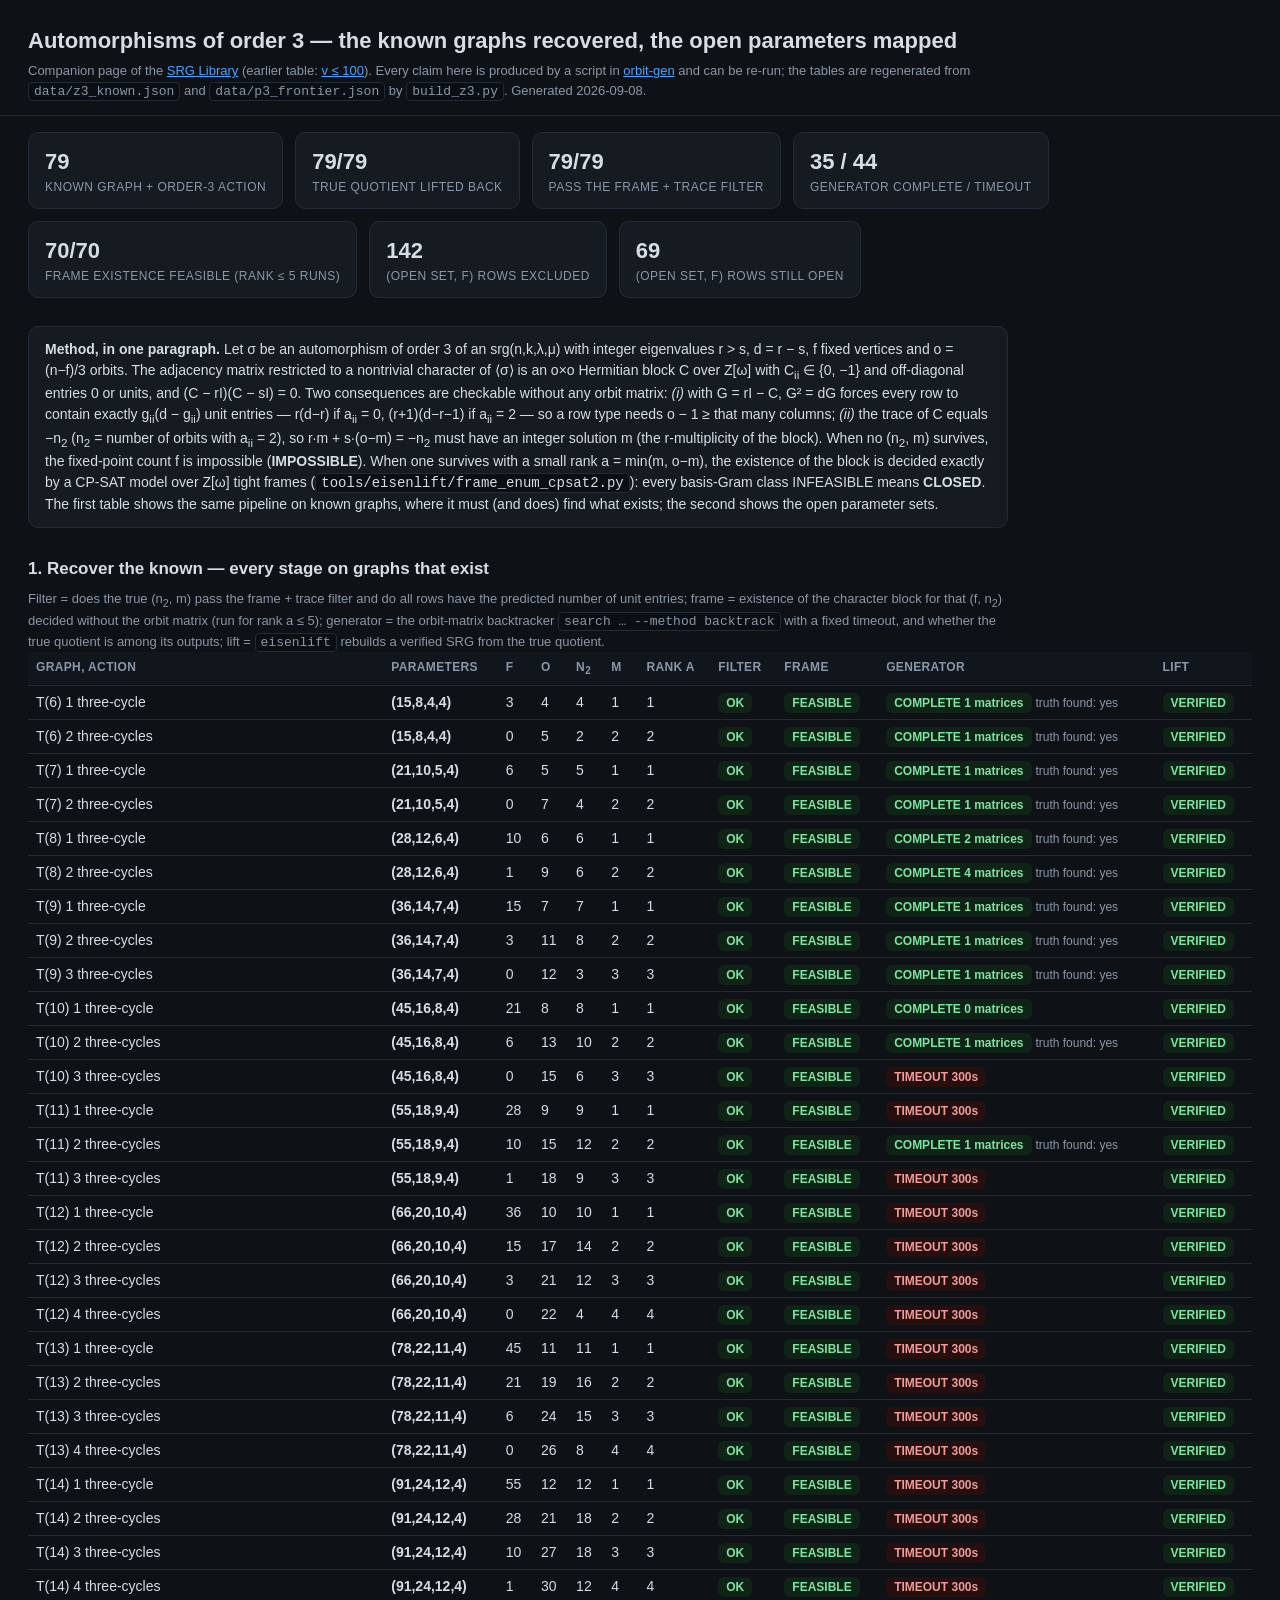
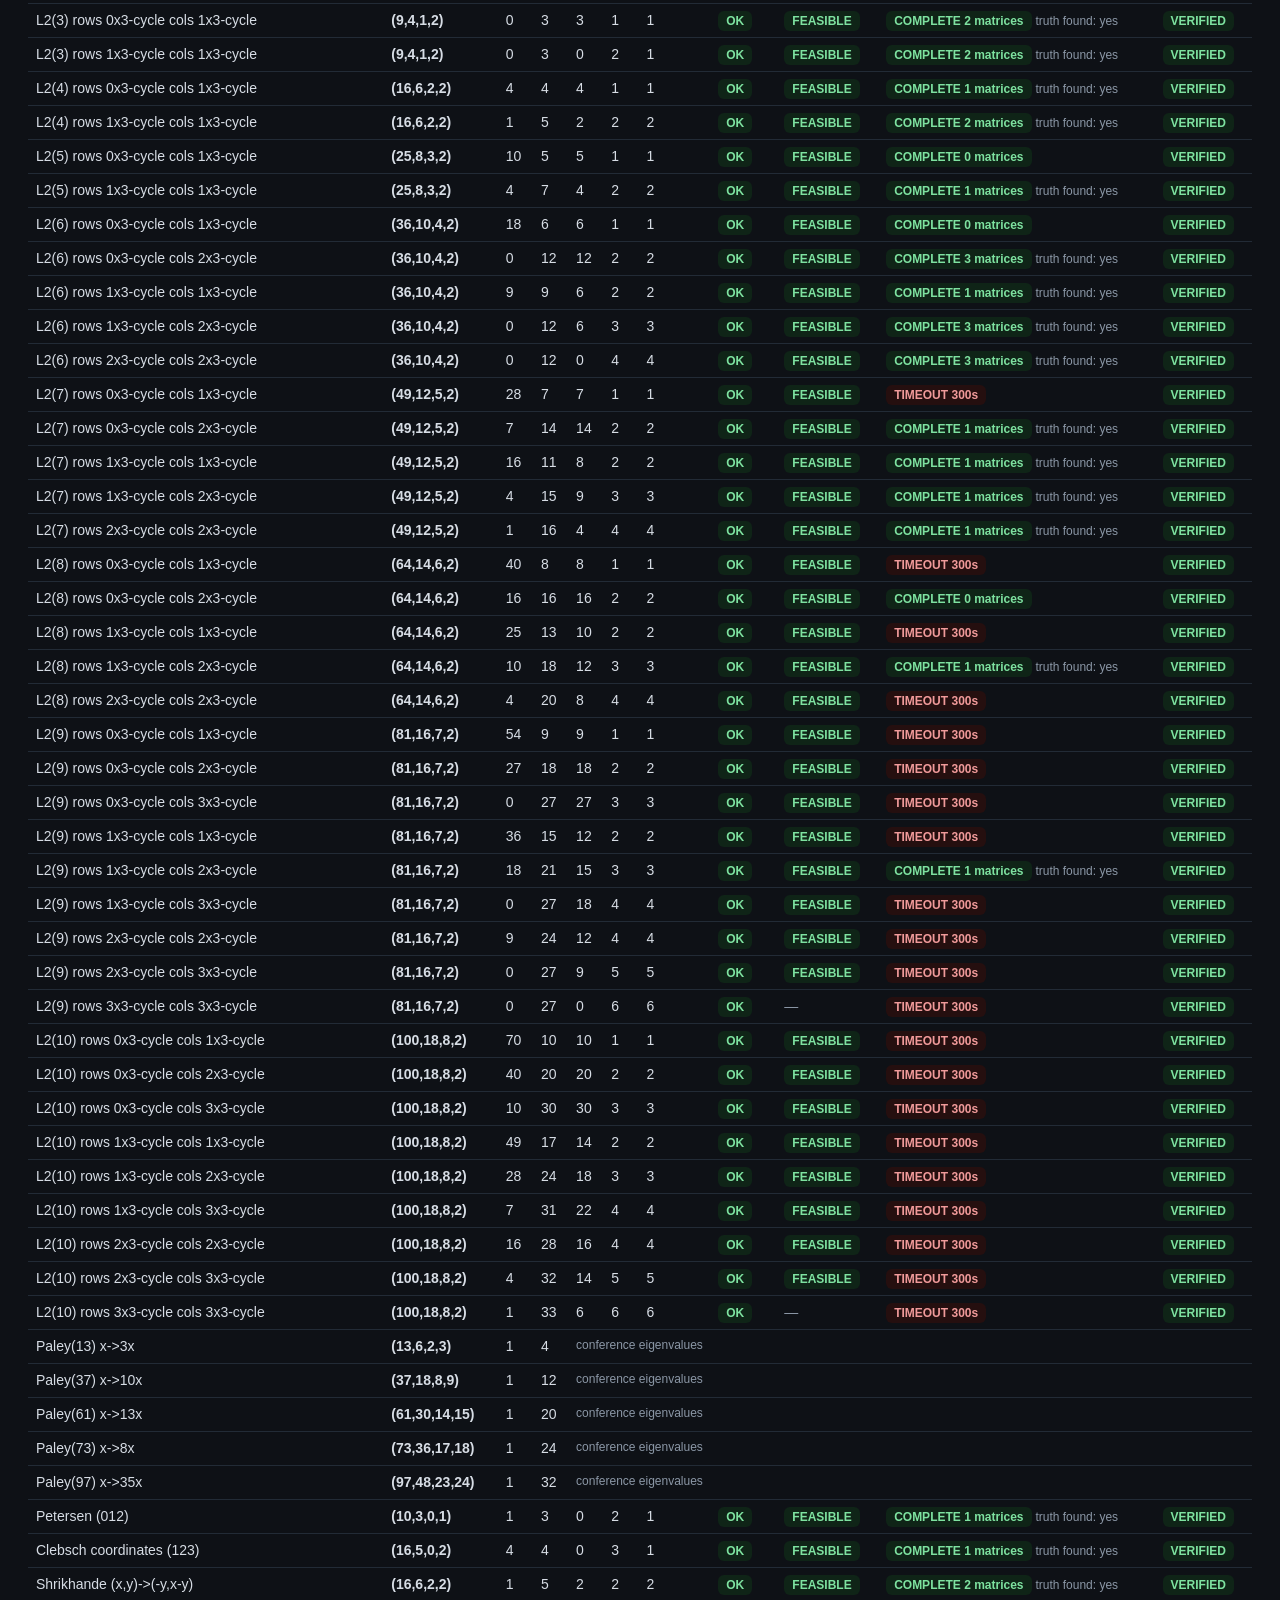
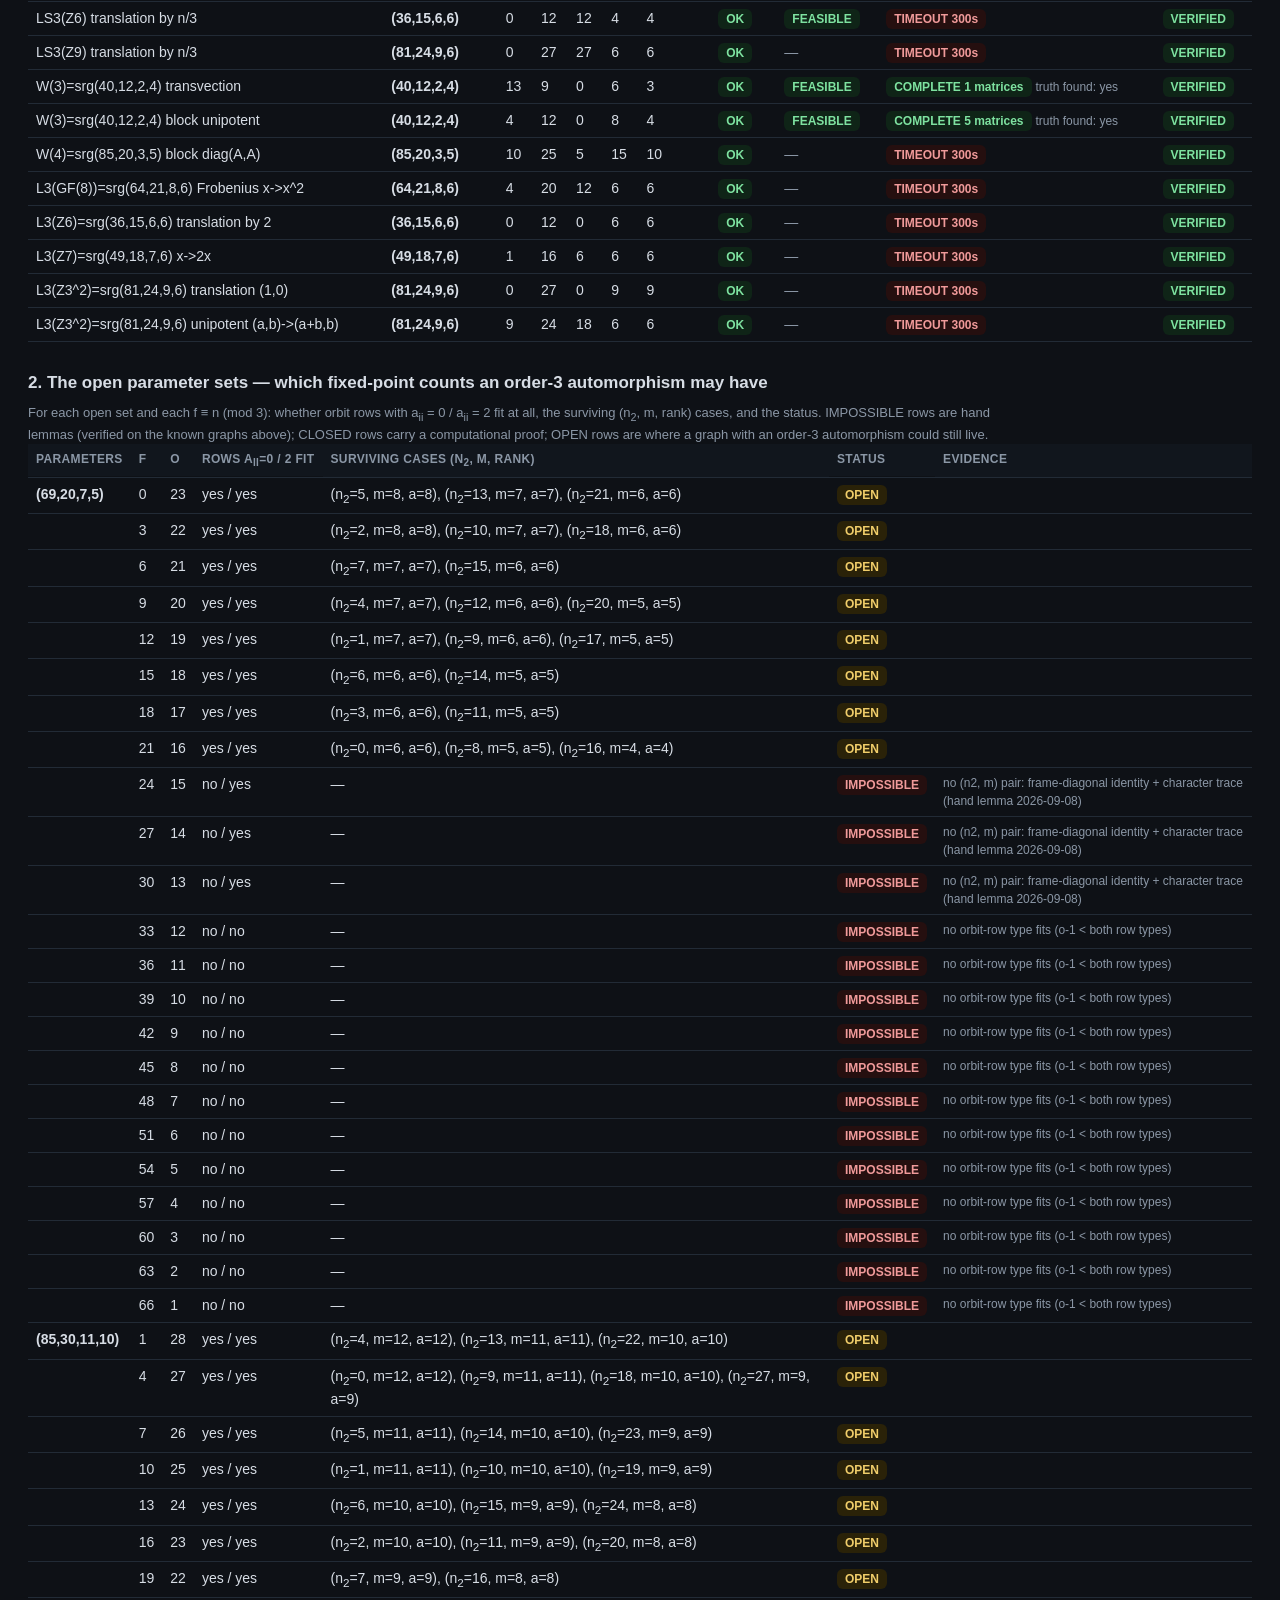
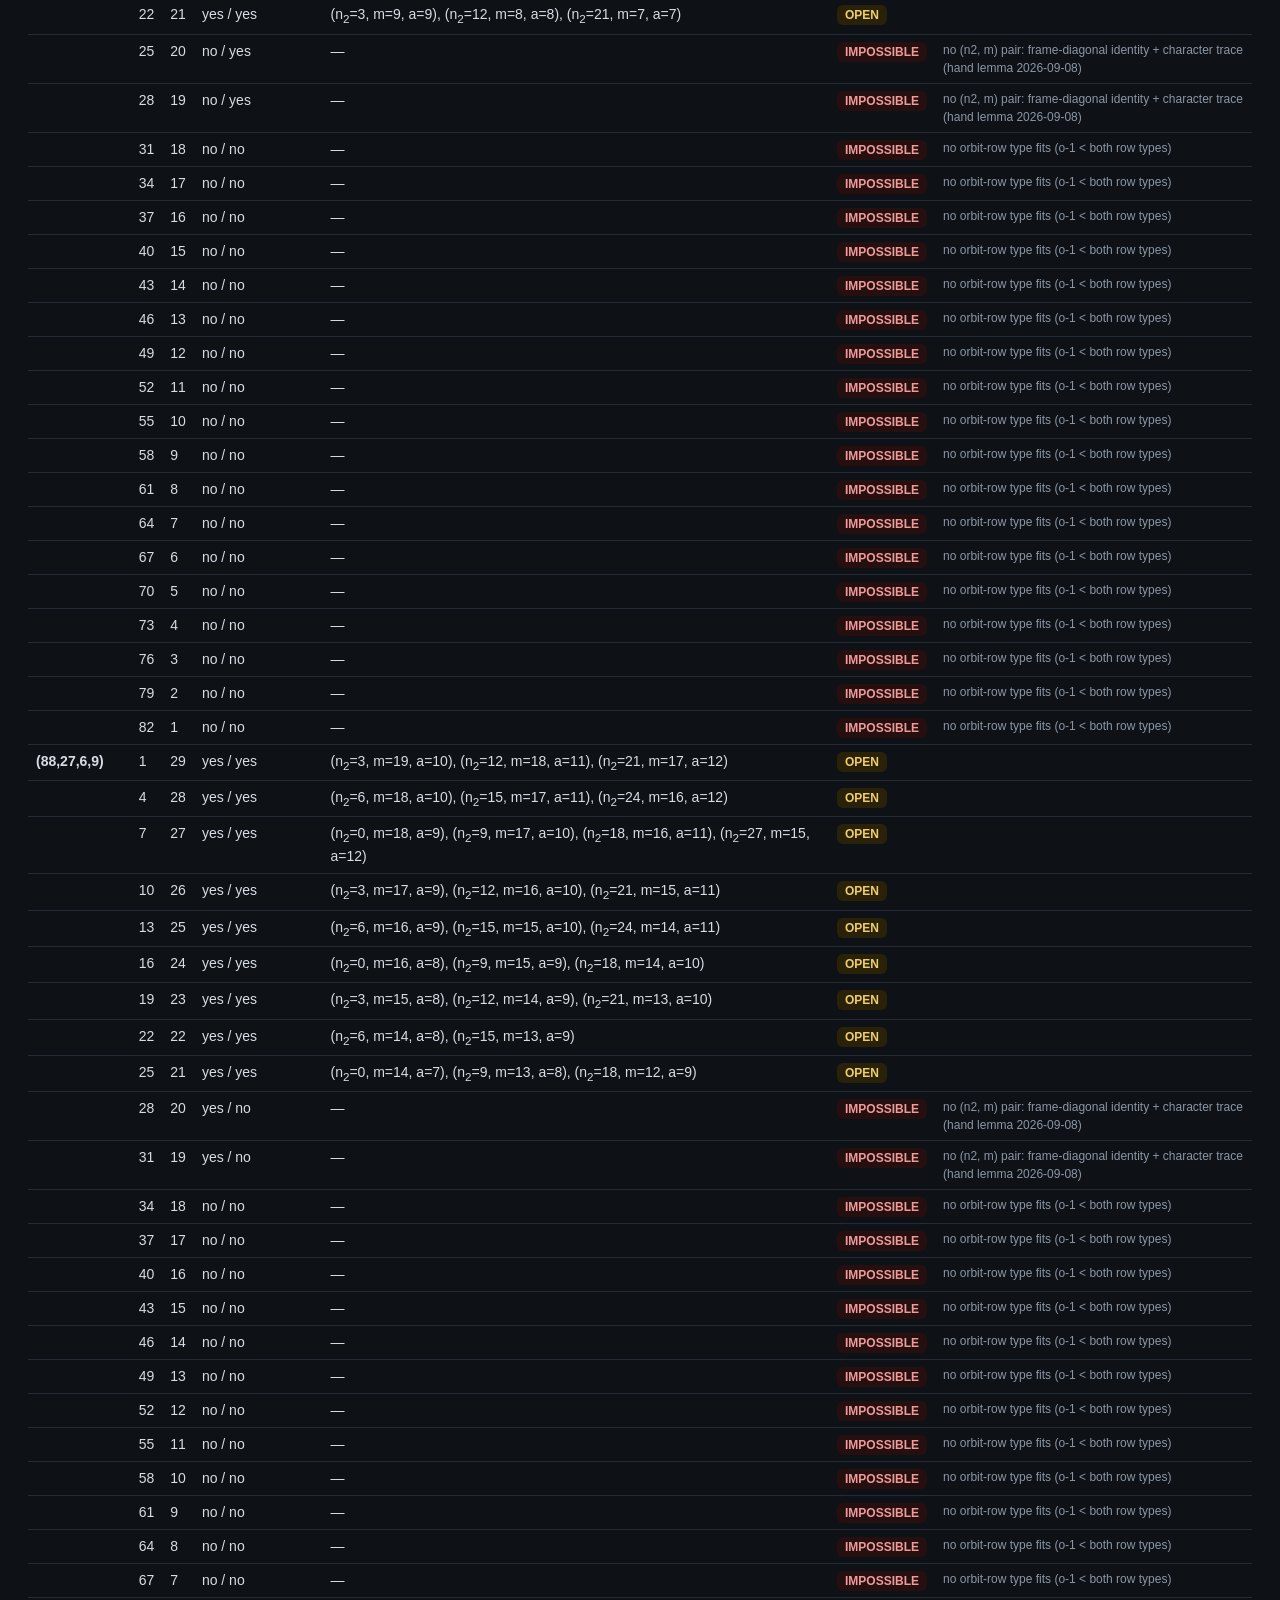
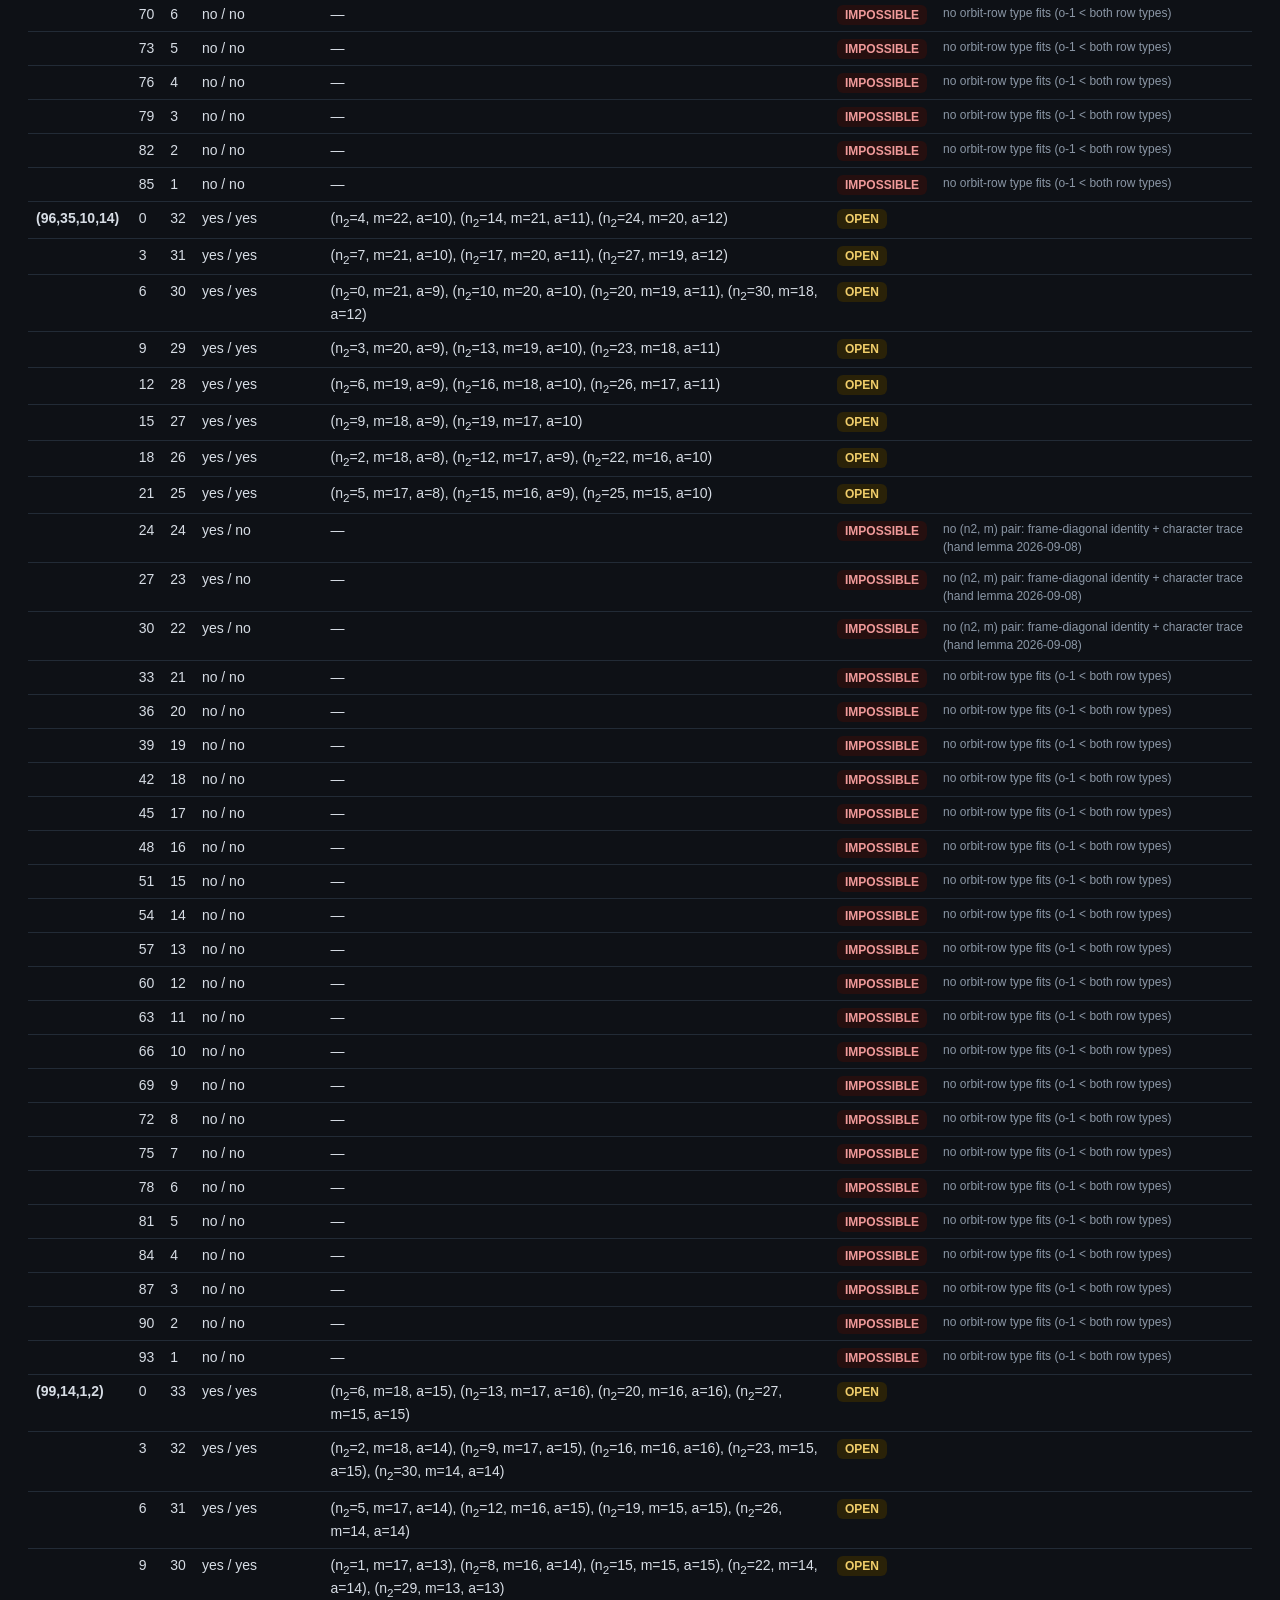
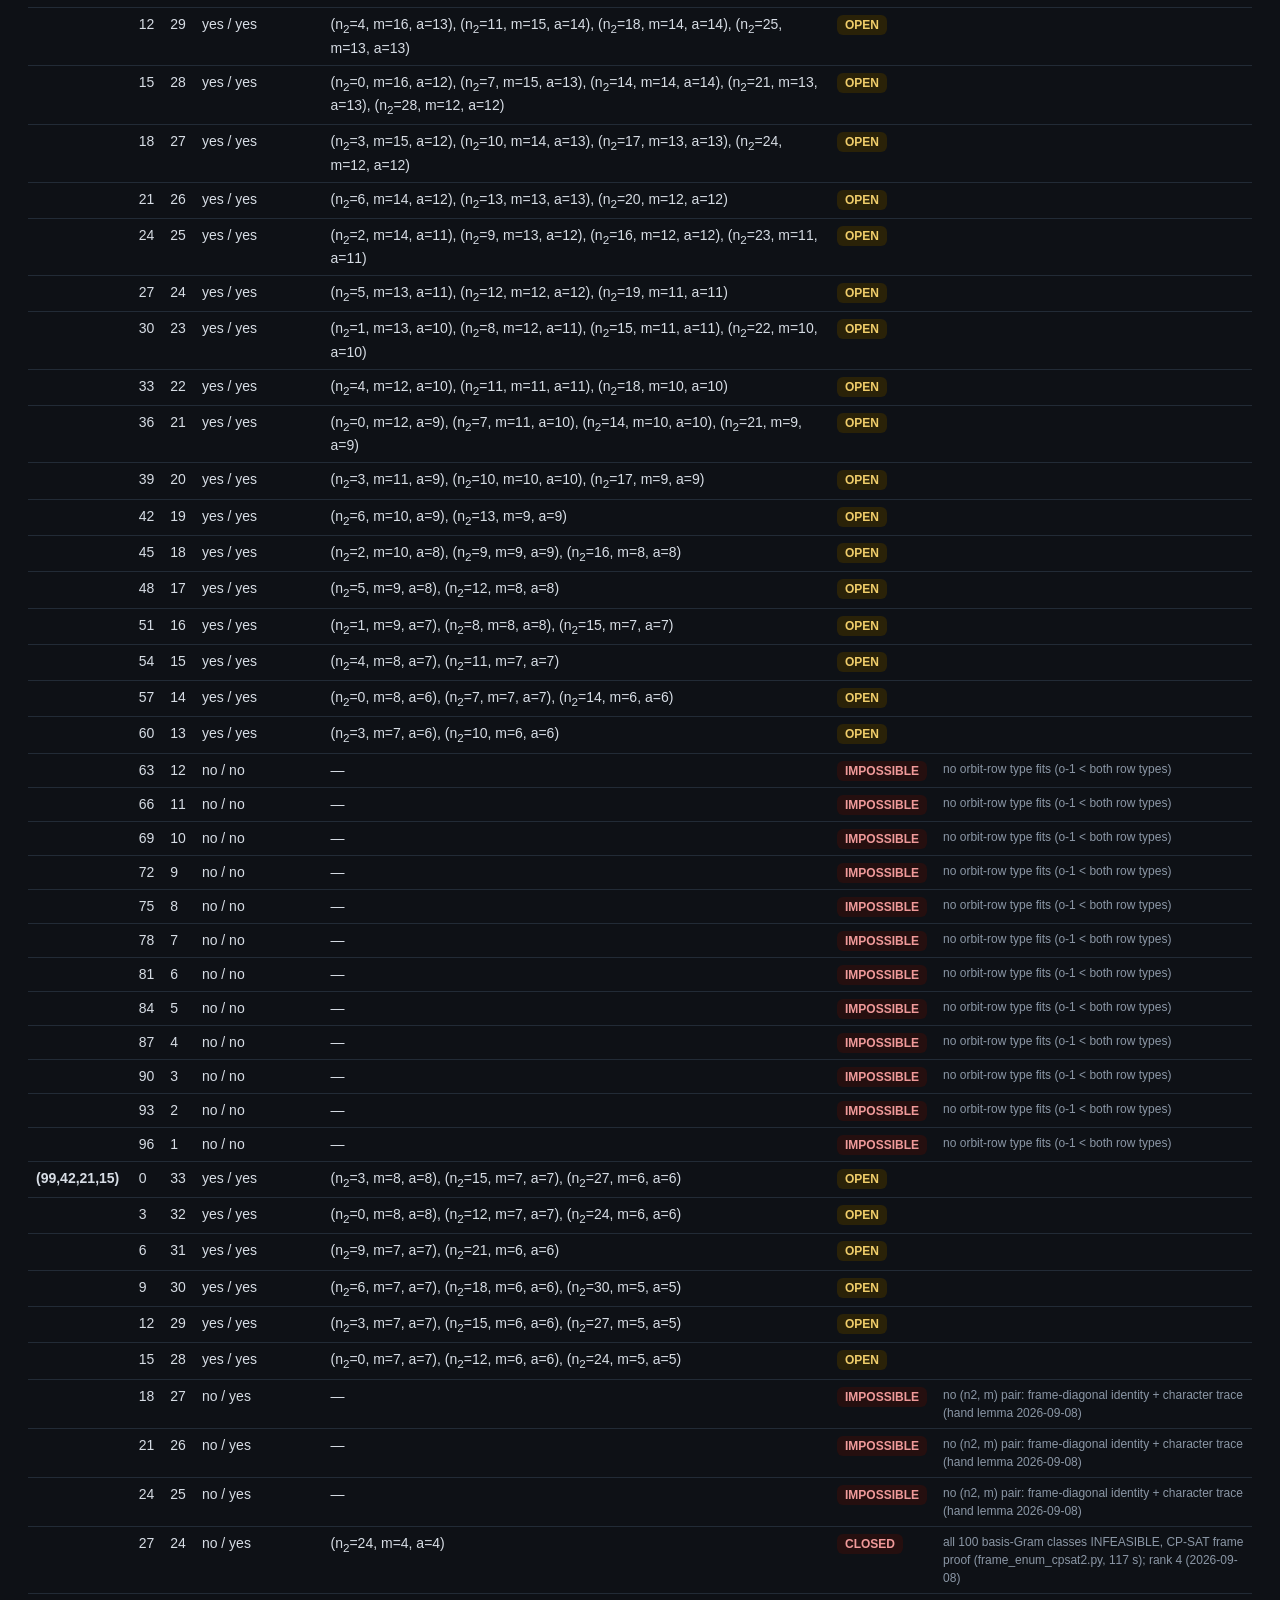
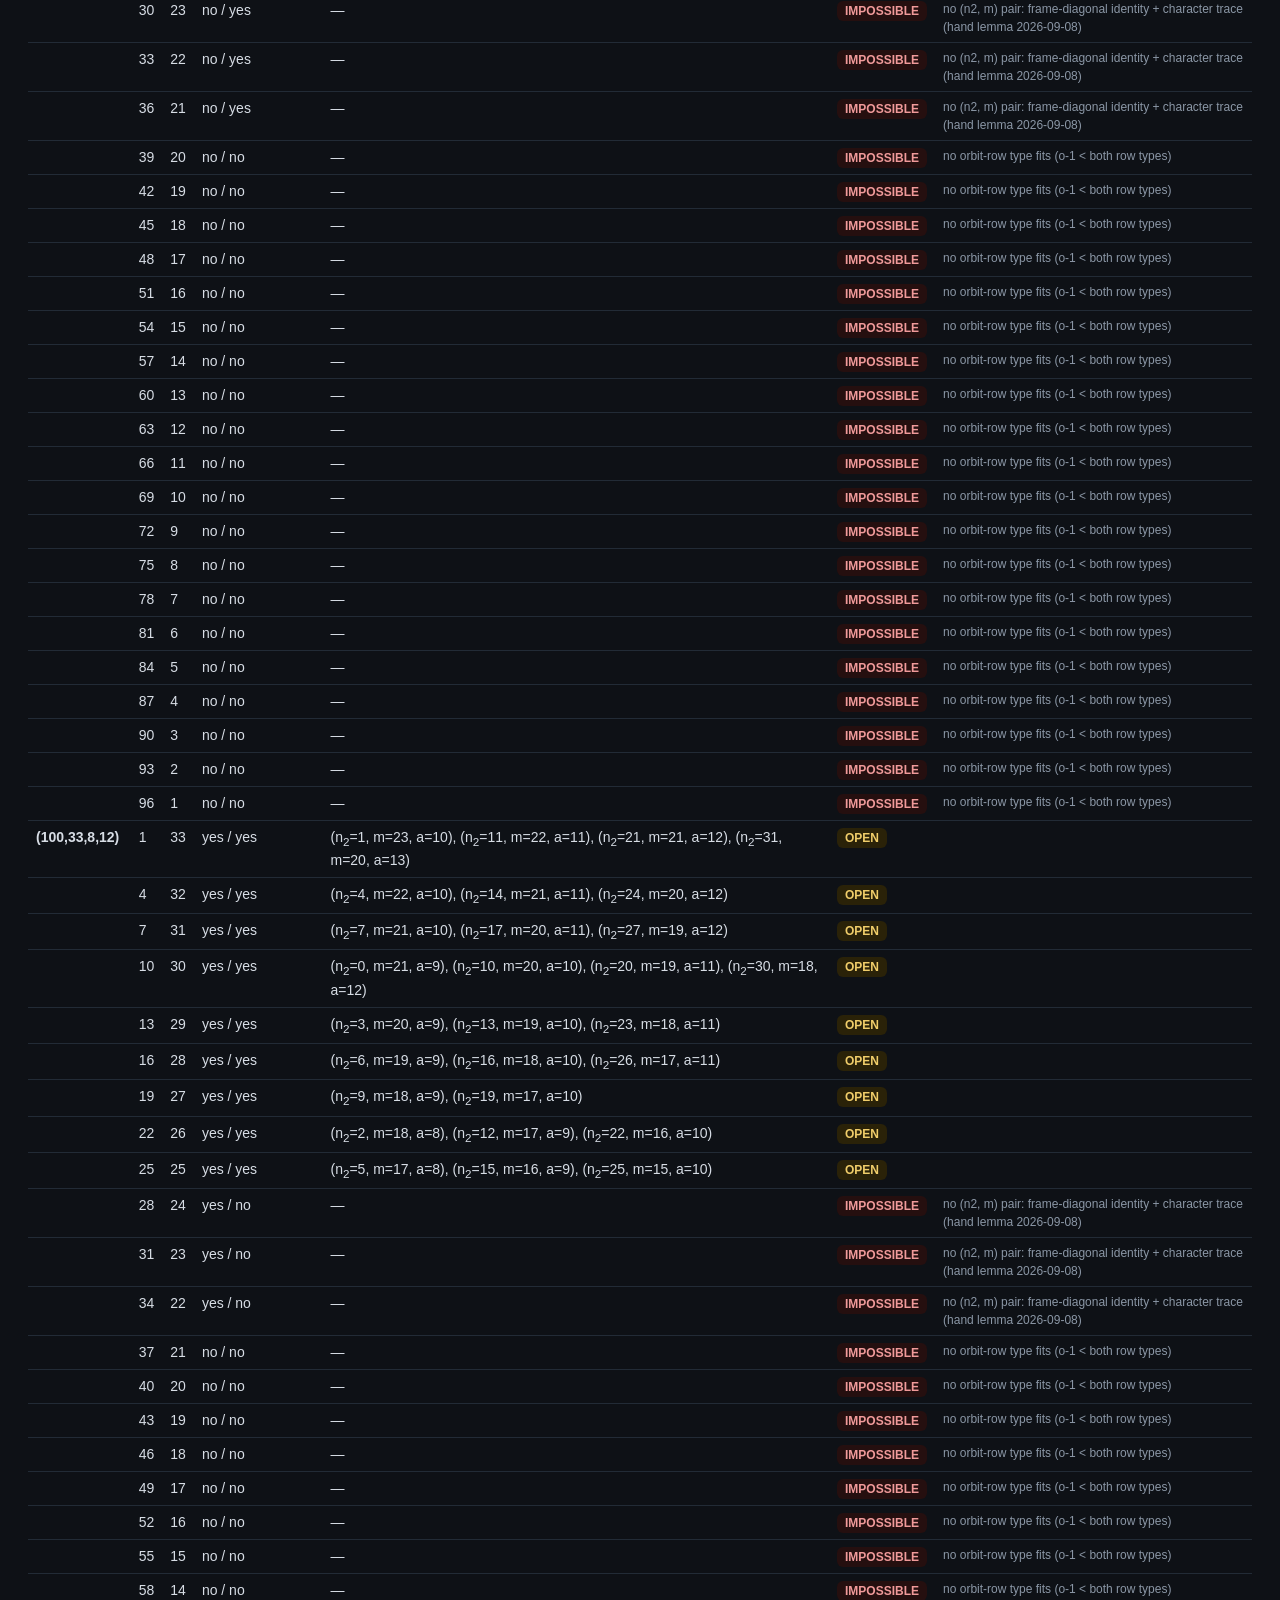
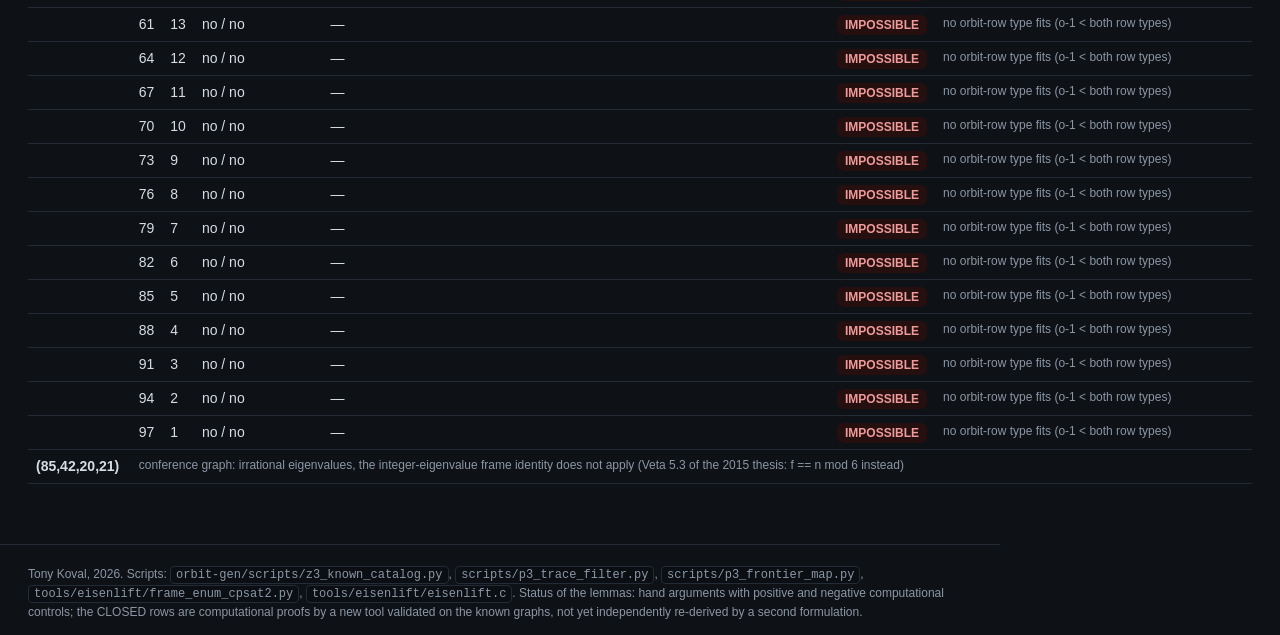
<file: z3.html>
<!DOCTYPE html>
<html lang="en"><head><meta charset="utf-8"><meta name="viewport" content="width=device-width, initial-scale=1">
<title>SRG Database — automorphisms of order 3</title>
<style>
:root{--bg:#0e1116;--panel:#161b22;--line:#222b36;--txt:#d7dde5;--mut:#8b97a6;--accent:#4ea1ff}
*{box-sizing:border-box} body{margin:0;background:var(--bg);color:var(--txt);font:14px/1.5 -apple-system,Segoe UI,Roboto,Helvetica,Arial,sans-serif}
header{padding:24px 28px 14px;border-bottom:1px solid var(--line)} h1{margin:0 0 4px;font-size:22px} h2{font-size:17px;margin:28px 0 8px}
.sub{color:var(--mut);font-size:13px;max-width:980px} .sub a,a{color:var(--accent)}
.cards{display:flex;flex-wrap:wrap;gap:12px;padding:16px 28px} .card{background:var(--panel);border:1px solid var(--line);border-radius:10px;padding:12px 16px;min-width:130px}
.card .num{font-size:22px;font-weight:700} .card .lab{color:var(--mut);font-size:12px;text-transform:uppercase;letter-spacing:.04em}
.wrap{padding:0 28px 60px} table{border-collapse:collapse;width:100%;font-variant-numeric:tabular-nums}
th,td{padding:6px 8px;border-bottom:1px solid var(--line);text-align:left;vertical-align:top}
th{position:sticky;top:0;background:#11161d;white-space:nowrap;font-size:12px;text-transform:uppercase;letter-spacing:.03em;color:var(--mut)}
td.param{font-weight:600;white-space:nowrap} .mut{color:var(--mut);font-size:12px} .cmt{color:var(--mut);font-size:12px;max-width:420px}
.badge{display:inline-block;border-radius:6px;padding:1px 8px;font-size:12px;font-weight:600}
.b-good{color:#7ee2a0;background:#0f2417} .b-bad{color:#f09a9a;background:#250f0f} .b-open{color:#f0cd6a;background:#2a2208} .b-mut{color:var(--mut)}
tr:hover{background:#11161d} .box{background:var(--panel);border:1px solid var(--line);border-radius:10px;padding:12px 16px;margin:12px 0;max-width:980px}
code{background:#0b0e13;border:1px solid var(--line);border-radius:4px;padding:1px 5px}
footer{color:var(--mut);font-size:12px;padding:20px 28px;border-top:1px solid var(--line);max-width:1000px}
</style></head><body>
<header><h1>Automorphisms of order 3 — the known graphs recovered, the open parameters mapped</h1>
<div class="sub">Companion page of the <a href="library.html">SRG Library</a> (earlier table: <a href="v100.html">v ≤ 100</a>). Every claim here is produced by a script in
<a href="https://github.com/tonykoval/orbit-gen">orbit-gen</a> and can be re-run; the tables are regenerated from
<code>data/z3_known.json</code> and <code>data/p3_frontier.json</code> by <code>build_z3.py</code>. Generated 2026-09-08.</div></header>

<div class="cards">
<div class="card"><div class="num">79</div><div class="lab">known graph + order-3 action</div></div>
<div class="card"><div class="num">79/79</div><div class="lab">true quotient lifted back</div></div>
<div class="card"><div class="num">79/79</div><div class="lab">pass the frame + trace filter</div></div>
<div class="card"><div class="num">35 / 44</div><div class="lab">generator complete / timeout</div></div>
<div class="card"><div class="num">70/70</div><div class="lab">frame existence feasible (rank ≤ 5 runs)</div></div>
<div class="card"><div class="num">142</div><div class="lab">(open set, f) rows excluded</div></div>
<div class="card"><div class="num">69</div><div class="lab">(open set, f) rows still open</div></div>
</div>

<div class="wrap">
<div class="box"><b>Method, in one paragraph.</b> Let σ be an automorphism of order 3 of an srg(n,k,λ,μ) with integer eigenvalues
r &gt; s, d = r − s, f fixed vertices and o = (n−f)/3 orbits. The adjacency matrix restricted to a nontrivial character of
⟨σ⟩ is an o×o Hermitian block C over Z[ω] with C<sub>ii</sub> ∈ {0, −1} and off-diagonal entries 0 or units, and
(C − rI)(C − sI) = 0. Two consequences are checkable without any orbit matrix: <i>(i)</i> with G = rI − C, G² = dG forces every
row to contain exactly g<sub>ii</sub>(d − g<sub>ii</sub>) unit entries — r(d−r) if a<sub>ii</sub> = 0, (r+1)(d−r−1) if a<sub>ii</sub> = 2 — so a row
type needs o − 1 ≥ that many columns; <i>(ii)</i> the trace of C equals −n<sub>2</sub> (n<sub>2</sub> = number of orbits with
a<sub>ii</sub> = 2), so r·m + s·(o−m) = −n<sub>2</sub> must have an integer solution m (the r-multiplicity of the block). When no
(n<sub>2</sub>, m) survives, the fixed-point count f is impossible (<b>IMPOSSIBLE</b>). When one survives with a small rank
a = min(m, o−m), the existence of the block is decided exactly by a CP-SAT model over Z[ω] tight frames
(<code>tools/eisenlift/frame_enum_cpsat2.py</code>): every basis-Gram class INFEASIBLE means <b>CLOSED</b>. The first table shows
the same pipeline on known graphs, where it must (and does) find what exists; the second shows the open parameter sets.</div>

<h2>1. Recover the known — every stage on graphs that exist</h2>
<div class="sub">Filter = does the true (n<sub>2</sub>, m) pass the frame + trace filter and do all rows have the predicted number of
unit entries; frame = existence of the character block for that (f, n<sub>2</sub>) decided without the orbit matrix (run for rank
a ≤ 5); generator = the orbit-matrix backtracker <code>search … --method backtrack</code> with a fixed timeout, and whether the true
quotient is among its outputs; lift = <code>eisenlift</code> rebuilds a verified SRG from the true quotient.</div>
<table><thead><tr><th>graph, action</th><th>parameters</th><th>f</th><th>o</th><th>n<sub>2</sub></th><th>m</th><th>rank a</th><th>filter</th><th>frame</th><th>generator</th><th>lift</th></tr></thead>
<tbody><tr><td>T(6) 1 three-cycle</td><td class="param">(15,8,4,4)</td><td>3</td><td>4</td><td>4</td><td>1</td><td>1</td><td><span class="badge b-good">OK</span></td><td><span class="badge b-good">FEASIBLE</span></td><td><span class="badge b-good">COMPLETE 1 matrices</span> <span class="mut">truth found: yes</span></td><td><span class="badge b-good">VERIFIED</span></td></tr><tr><td>T(6) 2 three-cycles</td><td class="param">(15,8,4,4)</td><td>0</td><td>5</td><td>2</td><td>2</td><td>2</td><td><span class="badge b-good">OK</span></td><td><span class="badge b-good">FEASIBLE</span></td><td><span class="badge b-good">COMPLETE 1 matrices</span> <span class="mut">truth found: yes</span></td><td><span class="badge b-good">VERIFIED</span></td></tr><tr><td>T(7) 1 three-cycle</td><td class="param">(21,10,5,4)</td><td>6</td><td>5</td><td>5</td><td>1</td><td>1</td><td><span class="badge b-good">OK</span></td><td><span class="badge b-good">FEASIBLE</span></td><td><span class="badge b-good">COMPLETE 1 matrices</span> <span class="mut">truth found: yes</span></td><td><span class="badge b-good">VERIFIED</span></td></tr><tr><td>T(7) 2 three-cycles</td><td class="param">(21,10,5,4)</td><td>0</td><td>7</td><td>4</td><td>2</td><td>2</td><td><span class="badge b-good">OK</span></td><td><span class="badge b-good">FEASIBLE</span></td><td><span class="badge b-good">COMPLETE 1 matrices</span> <span class="mut">truth found: yes</span></td><td><span class="badge b-good">VERIFIED</span></td></tr><tr><td>T(8) 1 three-cycle</td><td class="param">(28,12,6,4)</td><td>10</td><td>6</td><td>6</td><td>1</td><td>1</td><td><span class="badge b-good">OK</span></td><td><span class="badge b-good">FEASIBLE</span></td><td><span class="badge b-good">COMPLETE 2 matrices</span> <span class="mut">truth found: yes</span></td><td><span class="badge b-good">VERIFIED</span></td></tr><tr><td>T(8) 2 three-cycles</td><td class="param">(28,12,6,4)</td><td>1</td><td>9</td><td>6</td><td>2</td><td>2</td><td><span class="badge b-good">OK</span></td><td><span class="badge b-good">FEASIBLE</span></td><td><span class="badge b-good">COMPLETE 4 matrices</span> <span class="mut">truth found: yes</span></td><td><span class="badge b-good">VERIFIED</span></td></tr><tr><td>T(9) 1 three-cycle</td><td class="param">(36,14,7,4)</td><td>15</td><td>7</td><td>7</td><td>1</td><td>1</td><td><span class="badge b-good">OK</span></td><td><span class="badge b-good">FEASIBLE</span></td><td><span class="badge b-good">COMPLETE 1 matrices</span> <span class="mut">truth found: yes</span></td><td><span class="badge b-good">VERIFIED</span></td></tr><tr><td>T(9) 2 three-cycles</td><td class="param">(36,14,7,4)</td><td>3</td><td>11</td><td>8</td><td>2</td><td>2</td><td><span class="badge b-good">OK</span></td><td><span class="badge b-good">FEASIBLE</span></td><td><span class="badge b-good">COMPLETE 1 matrices</span> <span class="mut">truth found: yes</span></td><td><span class="badge b-good">VERIFIED</span></td></tr><tr><td>T(9) 3 three-cycles</td><td class="param">(36,14,7,4)</td><td>0</td><td>12</td><td>3</td><td>3</td><td>3</td><td><span class="badge b-good">OK</span></td><td><span class="badge b-good">FEASIBLE</span></td><td><span class="badge b-good">COMPLETE 1 matrices</span> <span class="mut">truth found: yes</span></td><td><span class="badge b-good">VERIFIED</span></td></tr><tr><td>T(10) 1 three-cycle</td><td class="param">(45,16,8,4)</td><td>21</td><td>8</td><td>8</td><td>1</td><td>1</td><td><span class="badge b-good">OK</span></td><td><span class="badge b-good">FEASIBLE</span></td><td><span class="badge b-good">COMPLETE 0 matrices</span> </td><td><span class="badge b-good">VERIFIED</span></td></tr><tr><td>T(10) 2 three-cycles</td><td class="param">(45,16,8,4)</td><td>6</td><td>13</td><td>10</td><td>2</td><td>2</td><td><span class="badge b-good">OK</span></td><td><span class="badge b-good">FEASIBLE</span></td><td><span class="badge b-good">COMPLETE 1 matrices</span> <span class="mut">truth found: yes</span></td><td><span class="badge b-good">VERIFIED</span></td></tr><tr><td>T(10) 3 three-cycles</td><td class="param">(45,16,8,4)</td><td>0</td><td>15</td><td>6</td><td>3</td><td>3</td><td><span class="badge b-good">OK</span></td><td><span class="badge b-good">FEASIBLE</span></td><td><span class="badge b-bad">TIMEOUT 300s</span> </td><td><span class="badge b-good">VERIFIED</span></td></tr><tr><td>T(11) 1 three-cycle</td><td class="param">(55,18,9,4)</td><td>28</td><td>9</td><td>9</td><td>1</td><td>1</td><td><span class="badge b-good">OK</span></td><td><span class="badge b-good">FEASIBLE</span></td><td><span class="badge b-bad">TIMEOUT 300s</span> </td><td><span class="badge b-good">VERIFIED</span></td></tr><tr><td>T(11) 2 three-cycles</td><td class="param">(55,18,9,4)</td><td>10</td><td>15</td><td>12</td><td>2</td><td>2</td><td><span class="badge b-good">OK</span></td><td><span class="badge b-good">FEASIBLE</span></td><td><span class="badge b-good">COMPLETE 1 matrices</span> <span class="mut">truth found: yes</span></td><td><span class="badge b-good">VERIFIED</span></td></tr><tr><td>T(11) 3 three-cycles</td><td class="param">(55,18,9,4)</td><td>1</td><td>18</td><td>9</td><td>3</td><td>3</td><td><span class="badge b-good">OK</span></td><td><span class="badge b-good">FEASIBLE</span></td><td><span class="badge b-bad">TIMEOUT 300s</span> </td><td><span class="badge b-good">VERIFIED</span></td></tr><tr><td>T(12) 1 three-cycle</td><td class="param">(66,20,10,4)</td><td>36</td><td>10</td><td>10</td><td>1</td><td>1</td><td><span class="badge b-good">OK</span></td><td><span class="badge b-good">FEASIBLE</span></td><td><span class="badge b-bad">TIMEOUT 300s</span> </td><td><span class="badge b-good">VERIFIED</span></td></tr><tr><td>T(12) 2 three-cycles</td><td class="param">(66,20,10,4)</td><td>15</td><td>17</td><td>14</td><td>2</td><td>2</td><td><span class="badge b-good">OK</span></td><td><span class="badge b-good">FEASIBLE</span></td><td><span class="badge b-bad">TIMEOUT 300s</span> </td><td><span class="badge b-good">VERIFIED</span></td></tr><tr><td>T(12) 3 three-cycles</td><td class="param">(66,20,10,4)</td><td>3</td><td>21</td><td>12</td><td>3</td><td>3</td><td><span class="badge b-good">OK</span></td><td><span class="badge b-good">FEASIBLE</span></td><td><span class="badge b-bad">TIMEOUT 300s</span> </td><td><span class="badge b-good">VERIFIED</span></td></tr><tr><td>T(12) 4 three-cycles</td><td class="param">(66,20,10,4)</td><td>0</td><td>22</td><td>4</td><td>4</td><td>4</td><td><span class="badge b-good">OK</span></td><td><span class="badge b-good">FEASIBLE</span></td><td><span class="badge b-bad">TIMEOUT 300s</span> </td><td><span class="badge b-good">VERIFIED</span></td></tr><tr><td>T(13) 1 three-cycle</td><td class="param">(78,22,11,4)</td><td>45</td><td>11</td><td>11</td><td>1</td><td>1</td><td><span class="badge b-good">OK</span></td><td><span class="badge b-good">FEASIBLE</span></td><td><span class="badge b-bad">TIMEOUT 300s</span> </td><td><span class="badge b-good">VERIFIED</span></td></tr><tr><td>T(13) 2 three-cycles</td><td class="param">(78,22,11,4)</td><td>21</td><td>19</td><td>16</td><td>2</td><td>2</td><td><span class="badge b-good">OK</span></td><td><span class="badge b-good">FEASIBLE</span></td><td><span class="badge b-bad">TIMEOUT 300s</span> </td><td><span class="badge b-good">VERIFIED</span></td></tr><tr><td>T(13) 3 three-cycles</td><td class="param">(78,22,11,4)</td><td>6</td><td>24</td><td>15</td><td>3</td><td>3</td><td><span class="badge b-good">OK</span></td><td><span class="badge b-good">FEASIBLE</span></td><td><span class="badge b-bad">TIMEOUT 300s</span> </td><td><span class="badge b-good">VERIFIED</span></td></tr><tr><td>T(13) 4 three-cycles</td><td class="param">(78,22,11,4)</td><td>0</td><td>26</td><td>8</td><td>4</td><td>4</td><td><span class="badge b-good">OK</span></td><td><span class="badge b-good">FEASIBLE</span></td><td><span class="badge b-bad">TIMEOUT 300s</span> </td><td><span class="badge b-good">VERIFIED</span></td></tr><tr><td>T(14) 1 three-cycle</td><td class="param">(91,24,12,4)</td><td>55</td><td>12</td><td>12</td><td>1</td><td>1</td><td><span class="badge b-good">OK</span></td><td><span class="badge b-good">FEASIBLE</span></td><td><span class="badge b-bad">TIMEOUT 300s</span> </td><td><span class="badge b-good">VERIFIED</span></td></tr><tr><td>T(14) 2 three-cycles</td><td class="param">(91,24,12,4)</td><td>28</td><td>21</td><td>18</td><td>2</td><td>2</td><td><span class="badge b-good">OK</span></td><td><span class="badge b-good">FEASIBLE</span></td><td><span class="badge b-bad">TIMEOUT 300s</span> </td><td><span class="badge b-good">VERIFIED</span></td></tr><tr><td>T(14) 3 three-cycles</td><td class="param">(91,24,12,4)</td><td>10</td><td>27</td><td>18</td><td>3</td><td>3</td><td><span class="badge b-good">OK</span></td><td><span class="badge b-good">FEASIBLE</span></td><td><span class="badge b-bad">TIMEOUT 300s</span> </td><td><span class="badge b-good">VERIFIED</span></td></tr><tr><td>T(14) 4 three-cycles</td><td class="param">(91,24,12,4)</td><td>1</td><td>30</td><td>12</td><td>4</td><td>4</td><td><span class="badge b-good">OK</span></td><td><span class="badge b-good">FEASIBLE</span></td><td><span class="badge b-bad">TIMEOUT 300s</span> </td><td><span class="badge b-good">VERIFIED</span></td></tr><tr><td>L2(3) rows 0x3-cycle cols 1x3-cycle</td><td class="param">(9,4,1,2)</td><td>0</td><td>3</td><td>3</td><td>1</td><td>1</td><td><span class="badge b-good">OK</span></td><td><span class="badge b-good">FEASIBLE</span></td><td><span class="badge b-good">COMPLETE 2 matrices</span> <span class="mut">truth found: yes</span></td><td><span class="badge b-good">VERIFIED</span></td></tr><tr><td>L2(3) rows 1x3-cycle cols 1x3-cycle</td><td class="param">(9,4,1,2)</td><td>0</td><td>3</td><td>0</td><td>2</td><td>1</td><td><span class="badge b-good">OK</span></td><td><span class="badge b-good">FEASIBLE</span></td><td><span class="badge b-good">COMPLETE 2 matrices</span> <span class="mut">truth found: yes</span></td><td><span class="badge b-good">VERIFIED</span></td></tr><tr><td>L2(4) rows 0x3-cycle cols 1x3-cycle</td><td class="param">(16,6,2,2)</td><td>4</td><td>4</td><td>4</td><td>1</td><td>1</td><td><span class="badge b-good">OK</span></td><td><span class="badge b-good">FEASIBLE</span></td><td><span class="badge b-good">COMPLETE 1 matrices</span> <span class="mut">truth found: yes</span></td><td><span class="badge b-good">VERIFIED</span></td></tr><tr><td>L2(4) rows 1x3-cycle cols 1x3-cycle</td><td class="param">(16,6,2,2)</td><td>1</td><td>5</td><td>2</td><td>2</td><td>2</td><td><span class="badge b-good">OK</span></td><td><span class="badge b-good">FEASIBLE</span></td><td><span class="badge b-good">COMPLETE 2 matrices</span> <span class="mut">truth found: yes</span></td><td><span class="badge b-good">VERIFIED</span></td></tr><tr><td>L2(5) rows 0x3-cycle cols 1x3-cycle</td><td class="param">(25,8,3,2)</td><td>10</td><td>5</td><td>5</td><td>1</td><td>1</td><td><span class="badge b-good">OK</span></td><td><span class="badge b-good">FEASIBLE</span></td><td><span class="badge b-good">COMPLETE 0 matrices</span> </td><td><span class="badge b-good">VERIFIED</span></td></tr><tr><td>L2(5) rows 1x3-cycle cols 1x3-cycle</td><td class="param">(25,8,3,2)</td><td>4</td><td>7</td><td>4</td><td>2</td><td>2</td><td><span class="badge b-good">OK</span></td><td><span class="badge b-good">FEASIBLE</span></td><td><span class="badge b-good">COMPLETE 1 matrices</span> <span class="mut">truth found: yes</span></td><td><span class="badge b-good">VERIFIED</span></td></tr><tr><td>L2(6) rows 0x3-cycle cols 1x3-cycle</td><td class="param">(36,10,4,2)</td><td>18</td><td>6</td><td>6</td><td>1</td><td>1</td><td><span class="badge b-good">OK</span></td><td><span class="badge b-good">FEASIBLE</span></td><td><span class="badge b-good">COMPLETE 0 matrices</span> </td><td><span class="badge b-good">VERIFIED</span></td></tr><tr><td>L2(6) rows 0x3-cycle cols 2x3-cycle</td><td class="param">(36,10,4,2)</td><td>0</td><td>12</td><td>12</td><td>2</td><td>2</td><td><span class="badge b-good">OK</span></td><td><span class="badge b-good">FEASIBLE</span></td><td><span class="badge b-good">COMPLETE 3 matrices</span> <span class="mut">truth found: yes</span></td><td><span class="badge b-good">VERIFIED</span></td></tr><tr><td>L2(6) rows 1x3-cycle cols 1x3-cycle</td><td class="param">(36,10,4,2)</td><td>9</td><td>9</td><td>6</td><td>2</td><td>2</td><td><span class="badge b-good">OK</span></td><td><span class="badge b-good">FEASIBLE</span></td><td><span class="badge b-good">COMPLETE 1 matrices</span> <span class="mut">truth found: yes</span></td><td><span class="badge b-good">VERIFIED</span></td></tr><tr><td>L2(6) rows 1x3-cycle cols 2x3-cycle</td><td class="param">(36,10,4,2)</td><td>0</td><td>12</td><td>6</td><td>3</td><td>3</td><td><span class="badge b-good">OK</span></td><td><span class="badge b-good">FEASIBLE</span></td><td><span class="badge b-good">COMPLETE 3 matrices</span> <span class="mut">truth found: yes</span></td><td><span class="badge b-good">VERIFIED</span></td></tr><tr><td>L2(6) rows 2x3-cycle cols 2x3-cycle</td><td class="param">(36,10,4,2)</td><td>0</td><td>12</td><td>0</td><td>4</td><td>4</td><td><span class="badge b-good">OK</span></td><td><span class="badge b-good">FEASIBLE</span></td><td><span class="badge b-good">COMPLETE 3 matrices</span> <span class="mut">truth found: yes</span></td><td><span class="badge b-good">VERIFIED</span></td></tr><tr><td>L2(7) rows 0x3-cycle cols 1x3-cycle</td><td class="param">(49,12,5,2)</td><td>28</td><td>7</td><td>7</td><td>1</td><td>1</td><td><span class="badge b-good">OK</span></td><td><span class="badge b-good">FEASIBLE</span></td><td><span class="badge b-bad">TIMEOUT 300s</span> </td><td><span class="badge b-good">VERIFIED</span></td></tr><tr><td>L2(7) rows 0x3-cycle cols 2x3-cycle</td><td class="param">(49,12,5,2)</td><td>7</td><td>14</td><td>14</td><td>2</td><td>2</td><td><span class="badge b-good">OK</span></td><td><span class="badge b-good">FEASIBLE</span></td><td><span class="badge b-good">COMPLETE 1 matrices</span> <span class="mut">truth found: yes</span></td><td><span class="badge b-good">VERIFIED</span></td></tr><tr><td>L2(7) rows 1x3-cycle cols 1x3-cycle</td><td class="param">(49,12,5,2)</td><td>16</td><td>11</td><td>8</td><td>2</td><td>2</td><td><span class="badge b-good">OK</span></td><td><span class="badge b-good">FEASIBLE</span></td><td><span class="badge b-good">COMPLETE 1 matrices</span> <span class="mut">truth found: yes</span></td><td><span class="badge b-good">VERIFIED</span></td></tr><tr><td>L2(7) rows 1x3-cycle cols 2x3-cycle</td><td class="param">(49,12,5,2)</td><td>4</td><td>15</td><td>9</td><td>3</td><td>3</td><td><span class="badge b-good">OK</span></td><td><span class="badge b-good">FEASIBLE</span></td><td><span class="badge b-good">COMPLETE 1 matrices</span> <span class="mut">truth found: yes</span></td><td><span class="badge b-good">VERIFIED</span></td></tr><tr><td>L2(7) rows 2x3-cycle cols 2x3-cycle</td><td class="param">(49,12,5,2)</td><td>1</td><td>16</td><td>4</td><td>4</td><td>4</td><td><span class="badge b-good">OK</span></td><td><span class="badge b-good">FEASIBLE</span></td><td><span class="badge b-good">COMPLETE 1 matrices</span> <span class="mut">truth found: yes</span></td><td><span class="badge b-good">VERIFIED</span></td></tr><tr><td>L2(8) rows 0x3-cycle cols 1x3-cycle</td><td class="param">(64,14,6,2)</td><td>40</td><td>8</td><td>8</td><td>1</td><td>1</td><td><span class="badge b-good">OK</span></td><td><span class="badge b-good">FEASIBLE</span></td><td><span class="badge b-bad">TIMEOUT 300s</span> </td><td><span class="badge b-good">VERIFIED</span></td></tr><tr><td>L2(8) rows 0x3-cycle cols 2x3-cycle</td><td class="param">(64,14,6,2)</td><td>16</td><td>16</td><td>16</td><td>2</td><td>2</td><td><span class="badge b-good">OK</span></td><td><span class="badge b-good">FEASIBLE</span></td><td><span class="badge b-good">COMPLETE 0 matrices</span> </td><td><span class="badge b-good">VERIFIED</span></td></tr><tr><td>L2(8) rows 1x3-cycle cols 1x3-cycle</td><td class="param">(64,14,6,2)</td><td>25</td><td>13</td><td>10</td><td>2</td><td>2</td><td><span class="badge b-good">OK</span></td><td><span class="badge b-good">FEASIBLE</span></td><td><span class="badge b-bad">TIMEOUT 300s</span> </td><td><span class="badge b-good">VERIFIED</span></td></tr><tr><td>L2(8) rows 1x3-cycle cols 2x3-cycle</td><td class="param">(64,14,6,2)</td><td>10</td><td>18</td><td>12</td><td>3</td><td>3</td><td><span class="badge b-good">OK</span></td><td><span class="badge b-good">FEASIBLE</span></td><td><span class="badge b-good">COMPLETE 1 matrices</span> <span class="mut">truth found: yes</span></td><td><span class="badge b-good">VERIFIED</span></td></tr><tr><td>L2(8) rows 2x3-cycle cols 2x3-cycle</td><td class="param">(64,14,6,2)</td><td>4</td><td>20</td><td>8</td><td>4</td><td>4</td><td><span class="badge b-good">OK</span></td><td><span class="badge b-good">FEASIBLE</span></td><td><span class="badge b-bad">TIMEOUT 300s</span> </td><td><span class="badge b-good">VERIFIED</span></td></tr><tr><td>L2(9) rows 0x3-cycle cols 1x3-cycle</td><td class="param">(81,16,7,2)</td><td>54</td><td>9</td><td>9</td><td>1</td><td>1</td><td><span class="badge b-good">OK</span></td><td><span class="badge b-good">FEASIBLE</span></td><td><span class="badge b-bad">TIMEOUT 300s</span> </td><td><span class="badge b-good">VERIFIED</span></td></tr><tr><td>L2(9) rows 0x3-cycle cols 2x3-cycle</td><td class="param">(81,16,7,2)</td><td>27</td><td>18</td><td>18</td><td>2</td><td>2</td><td><span class="badge b-good">OK</span></td><td><span class="badge b-good">FEASIBLE</span></td><td><span class="badge b-bad">TIMEOUT 300s</span> </td><td><span class="badge b-good">VERIFIED</span></td></tr><tr><td>L2(9) rows 0x3-cycle cols 3x3-cycle</td><td class="param">(81,16,7,2)</td><td>0</td><td>27</td><td>27</td><td>3</td><td>3</td><td><span class="badge b-good">OK</span></td><td><span class="badge b-good">FEASIBLE</span></td><td><span class="badge b-bad">TIMEOUT 300s</span> </td><td><span class="badge b-good">VERIFIED</span></td></tr><tr><td>L2(9) rows 1x3-cycle cols 1x3-cycle</td><td class="param">(81,16,7,2)</td><td>36</td><td>15</td><td>12</td><td>2</td><td>2</td><td><span class="badge b-good">OK</span></td><td><span class="badge b-good">FEASIBLE</span></td><td><span class="badge b-bad">TIMEOUT 300s</span> </td><td><span class="badge b-good">VERIFIED</span></td></tr><tr><td>L2(9) rows 1x3-cycle cols 2x3-cycle</td><td class="param">(81,16,7,2)</td><td>18</td><td>21</td><td>15</td><td>3</td><td>3</td><td><span class="badge b-good">OK</span></td><td><span class="badge b-good">FEASIBLE</span></td><td><span class="badge b-good">COMPLETE 1 matrices</span> <span class="mut">truth found: yes</span></td><td><span class="badge b-good">VERIFIED</span></td></tr><tr><td>L2(9) rows 1x3-cycle cols 3x3-cycle</td><td class="param">(81,16,7,2)</td><td>0</td><td>27</td><td>18</td><td>4</td><td>4</td><td><span class="badge b-good">OK</span></td><td><span class="badge b-good">FEASIBLE</span></td><td><span class="badge b-bad">TIMEOUT 300s</span> </td><td><span class="badge b-good">VERIFIED</span></td></tr><tr><td>L2(9) rows 2x3-cycle cols 2x3-cycle</td><td class="param">(81,16,7,2)</td><td>9</td><td>24</td><td>12</td><td>4</td><td>4</td><td><span class="badge b-good">OK</span></td><td><span class="badge b-good">FEASIBLE</span></td><td><span class="badge b-bad">TIMEOUT 300s</span> </td><td><span class="badge b-good">VERIFIED</span></td></tr><tr><td>L2(9) rows 2x3-cycle cols 3x3-cycle</td><td class="param">(81,16,7,2)</td><td>0</td><td>27</td><td>9</td><td>5</td><td>5</td><td><span class="badge b-good">OK</span></td><td><span class="badge b-good">FEASIBLE</span></td><td><span class="badge b-bad">TIMEOUT 300s</span> </td><td><span class="badge b-good">VERIFIED</span></td></tr><tr><td>L2(9) rows 3x3-cycle cols 3x3-cycle</td><td class="param">(81,16,7,2)</td><td>0</td><td>27</td><td>0</td><td>6</td><td>6</td><td><span class="badge b-good">OK</span></td><td><span class="b-mut">—</span></td><td><span class="badge b-bad">TIMEOUT 300s</span> </td><td><span class="badge b-good">VERIFIED</span></td></tr><tr><td>L2(10) rows 0x3-cycle cols 1x3-cycle</td><td class="param">(100,18,8,2)</td><td>70</td><td>10</td><td>10</td><td>1</td><td>1</td><td><span class="badge b-good">OK</span></td><td><span class="badge b-good">FEASIBLE</span></td><td><span class="badge b-bad">TIMEOUT 300s</span> </td><td><span class="badge b-good">VERIFIED</span></td></tr><tr><td>L2(10) rows 0x3-cycle cols 2x3-cycle</td><td class="param">(100,18,8,2)</td><td>40</td><td>20</td><td>20</td><td>2</td><td>2</td><td><span class="badge b-good">OK</span></td><td><span class="badge b-good">FEASIBLE</span></td><td><span class="badge b-bad">TIMEOUT 300s</span> </td><td><span class="badge b-good">VERIFIED</span></td></tr><tr><td>L2(10) rows 0x3-cycle cols 3x3-cycle</td><td class="param">(100,18,8,2)</td><td>10</td><td>30</td><td>30</td><td>3</td><td>3</td><td><span class="badge b-good">OK</span></td><td><span class="badge b-good">FEASIBLE</span></td><td><span class="badge b-bad">TIMEOUT 300s</span> </td><td><span class="badge b-good">VERIFIED</span></td></tr><tr><td>L2(10) rows 1x3-cycle cols 1x3-cycle</td><td class="param">(100,18,8,2)</td><td>49</td><td>17</td><td>14</td><td>2</td><td>2</td><td><span class="badge b-good">OK</span></td><td><span class="badge b-good">FEASIBLE</span></td><td><span class="badge b-bad">TIMEOUT 300s</span> </td><td><span class="badge b-good">VERIFIED</span></td></tr><tr><td>L2(10) rows 1x3-cycle cols 2x3-cycle</td><td class="param">(100,18,8,2)</td><td>28</td><td>24</td><td>18</td><td>3</td><td>3</td><td><span class="badge b-good">OK</span></td><td><span class="badge b-good">FEASIBLE</span></td><td><span class="badge b-bad">TIMEOUT 300s</span> </td><td><span class="badge b-good">VERIFIED</span></td></tr><tr><td>L2(10) rows 1x3-cycle cols 3x3-cycle</td><td class="param">(100,18,8,2)</td><td>7</td><td>31</td><td>22</td><td>4</td><td>4</td><td><span class="badge b-good">OK</span></td><td><span class="badge b-good">FEASIBLE</span></td><td><span class="badge b-bad">TIMEOUT 300s</span> </td><td><span class="badge b-good">VERIFIED</span></td></tr><tr><td>L2(10) rows 2x3-cycle cols 2x3-cycle</td><td class="param">(100,18,8,2)</td><td>16</td><td>28</td><td>16</td><td>4</td><td>4</td><td><span class="badge b-good">OK</span></td><td><span class="badge b-good">FEASIBLE</span></td><td><span class="badge b-bad">TIMEOUT 300s</span> </td><td><span class="badge b-good">VERIFIED</span></td></tr><tr><td>L2(10) rows 2x3-cycle cols 3x3-cycle</td><td class="param">(100,18,8,2)</td><td>4</td><td>32</td><td>14</td><td>5</td><td>5</td><td><span class="badge b-good">OK</span></td><td><span class="badge b-good">FEASIBLE</span></td><td><span class="badge b-bad">TIMEOUT 300s</span> </td><td><span class="badge b-good">VERIFIED</span></td></tr><tr><td>L2(10) rows 3x3-cycle cols 3x3-cycle</td><td class="param">(100,18,8,2)</td><td>1</td><td>33</td><td>6</td><td>6</td><td>6</td><td><span class="badge b-good">OK</span></td><td><span class="b-mut">—</span></td><td><span class="badge b-bad">TIMEOUT 300s</span> </td><td><span class="badge b-good">VERIFIED</span></td></tr><tr><td>Paley(13) x-&gt;3x</td><td class="param">(13,6,2,3)</td><td>1</td><td>4</td><td colspan="7" class="mut">conference eigenvalues</td></tr><tr><td>Paley(37) x-&gt;10x</td><td class="param">(37,18,8,9)</td><td>1</td><td>12</td><td colspan="7" class="mut">conference eigenvalues</td></tr><tr><td>Paley(61) x-&gt;13x</td><td class="param">(61,30,14,15)</td><td>1</td><td>20</td><td colspan="7" class="mut">conference eigenvalues</td></tr><tr><td>Paley(73) x-&gt;8x</td><td class="param">(73,36,17,18)</td><td>1</td><td>24</td><td colspan="7" class="mut">conference eigenvalues</td></tr><tr><td>Paley(97) x-&gt;35x</td><td class="param">(97,48,23,24)</td><td>1</td><td>32</td><td colspan="7" class="mut">conference eigenvalues</td></tr><tr><td>Petersen (012)</td><td class="param">(10,3,0,1)</td><td>1</td><td>3</td><td>0</td><td>2</td><td>1</td><td><span class="badge b-good">OK</span></td><td><span class="badge b-good">FEASIBLE</span></td><td><span class="badge b-good">COMPLETE 1 matrices</span> <span class="mut">truth found: yes</span></td><td><span class="badge b-good">VERIFIED</span></td></tr><tr><td>Clebsch coordinates (123)</td><td class="param">(16,5,0,2)</td><td>4</td><td>4</td><td>0</td><td>3</td><td>1</td><td><span class="badge b-good">OK</span></td><td><span class="badge b-good">FEASIBLE</span></td><td><span class="badge b-good">COMPLETE 1 matrices</span> <span class="mut">truth found: yes</span></td><td><span class="badge b-good">VERIFIED</span></td></tr><tr><td>Shrikhande (x,y)-&gt;(-y,x-y)</td><td class="param">(16,6,2,2)</td><td>1</td><td>5</td><td>2</td><td>2</td><td>2</td><td><span class="badge b-good">OK</span></td><td><span class="badge b-good">FEASIBLE</span></td><td><span class="badge b-good">COMPLETE 2 matrices</span> <span class="mut">truth found: yes</span></td><td><span class="badge b-good">VERIFIED</span></td></tr><tr><td>LS3(Z6) translation by n/3</td><td class="param">(36,15,6,6)</td><td>0</td><td>12</td><td>12</td><td>4</td><td>4</td><td><span class="badge b-good">OK</span></td><td><span class="badge b-good">FEASIBLE</span></td><td><span class="badge b-bad">TIMEOUT 300s</span> </td><td><span class="badge b-good">VERIFIED</span></td></tr><tr><td>LS3(Z9) translation by n/3</td><td class="param">(81,24,9,6)</td><td>0</td><td>27</td><td>27</td><td>6</td><td>6</td><td><span class="badge b-good">OK</span></td><td><span class="b-mut">—</span></td><td><span class="badge b-bad">TIMEOUT 300s</span> </td><td><span class="badge b-good">VERIFIED</span></td></tr><tr><td>W(3)=srg(40,12,2,4) transvection</td><td class="param">(40,12,2,4)</td><td>13</td><td>9</td><td>0</td><td>6</td><td>3</td><td><span class="badge b-good">OK</span></td><td><span class="badge b-good">FEASIBLE</span></td><td><span class="badge b-good">COMPLETE 1 matrices</span> <span class="mut">truth found: yes</span></td><td><span class="badge b-good">VERIFIED</span></td></tr><tr><td>W(3)=srg(40,12,2,4) block unipotent</td><td class="param">(40,12,2,4)</td><td>4</td><td>12</td><td>0</td><td>8</td><td>4</td><td><span class="badge b-good">OK</span></td><td><span class="badge b-good">FEASIBLE</span></td><td><span class="badge b-good">COMPLETE 5 matrices</span> <span class="mut">truth found: yes</span></td><td><span class="badge b-good">VERIFIED</span></td></tr><tr><td>W(4)=srg(85,20,3,5) block diag(A,A)</td><td class="param">(85,20,3,5)</td><td>10</td><td>25</td><td>5</td><td>15</td><td>10</td><td><span class="badge b-good">OK</span></td><td><span class="b-mut">—</span></td><td><span class="badge b-bad">TIMEOUT 300s</span> </td><td><span class="badge b-good">VERIFIED</span></td></tr><tr><td>L3(GF(8))=srg(64,21,8,6) Frobenius x-&gt;x^2</td><td class="param">(64,21,8,6)</td><td>4</td><td>20</td><td>12</td><td>6</td><td>6</td><td><span class="badge b-good">OK</span></td><td><span class="b-mut">—</span></td><td><span class="badge b-bad">TIMEOUT 300s</span> </td><td><span class="badge b-good">VERIFIED</span></td></tr><tr><td>L3(Z6)=srg(36,15,6,6) translation by 2</td><td class="param">(36,15,6,6)</td><td>0</td><td>12</td><td>0</td><td>6</td><td>6</td><td><span class="badge b-good">OK</span></td><td><span class="b-mut">—</span></td><td><span class="badge b-bad">TIMEOUT 300s</span> </td><td><span class="badge b-good">VERIFIED</span></td></tr><tr><td>L3(Z7)=srg(49,18,7,6) x-&gt;2x</td><td class="param">(49,18,7,6)</td><td>1</td><td>16</td><td>6</td><td>6</td><td>6</td><td><span class="badge b-good">OK</span></td><td><span class="b-mut">—</span></td><td><span class="badge b-bad">TIMEOUT 300s</span> </td><td><span class="badge b-good">VERIFIED</span></td></tr><tr><td>L3(Z3^2)=srg(81,24,9,6) translation (1,0)</td><td class="param">(81,24,9,6)</td><td>0</td><td>27</td><td>0</td><td>9</td><td>9</td><td><span class="badge b-good">OK</span></td><td><span class="b-mut">—</span></td><td><span class="badge b-bad">TIMEOUT 300s</span> </td><td><span class="badge b-good">VERIFIED</span></td></tr><tr><td>L3(Z3^2)=srg(81,24,9,6) unipotent (a,b)-&gt;(a+b,b)</td><td class="param">(81,24,9,6)</td><td>9</td><td>24</td><td>18</td><td>6</td><td>6</td><td><span class="badge b-good">OK</span></td><td><span class="b-mut">—</span></td><td><span class="badge b-bad">TIMEOUT 300s</span> </td><td><span class="badge b-good">VERIFIED</span></td></tr></tbody></table>

<h2>2. The open parameter sets — which fixed-point counts an order-3 automorphism may have</h2>
<div class="sub">For each open set and each f ≡ n (mod 3): whether orbit rows with a<sub>ii</sub> = 0 / a<sub>ii</sub> = 2 fit at all,
the surviving (n<sub>2</sub>, m, rank) cases, and the status. IMPOSSIBLE rows are hand lemmas (verified on the known graphs above);
CLOSED rows carry a computational proof; OPEN rows are where a graph with an order-3 automorphism could still live.</div>
<table><thead><tr><th>parameters</th><th>f</th><th>o</th><th>rows a<sub>ii</sub>=0 / 2 fit</th><th>surviving cases (n<sub>2</sub>, m, rank)</th><th>status</th><th>evidence</th></tr></thead>
<tbody><tr><td class="param">(69,20,7,5)</td><td>0</td><td>23</td><td>yes / yes</td><td>(n<sub>2</sub>=5, m=8, a=8), (n<sub>2</sub>=13, m=7, a=7), (n<sub>2</sub>=21, m=6, a=6)</td><td><span class="badge b-open">OPEN</span></td><td class="cmt"></td></tr><tr><td class="param"></td><td>3</td><td>22</td><td>yes / yes</td><td>(n<sub>2</sub>=2, m=8, a=8), (n<sub>2</sub>=10, m=7, a=7), (n<sub>2</sub>=18, m=6, a=6)</td><td><span class="badge b-open">OPEN</span></td><td class="cmt"></td></tr><tr><td class="param"></td><td>6</td><td>21</td><td>yes / yes</td><td>(n<sub>2</sub>=7, m=7, a=7), (n<sub>2</sub>=15, m=6, a=6)</td><td><span class="badge b-open">OPEN</span></td><td class="cmt"></td></tr><tr><td class="param"></td><td>9</td><td>20</td><td>yes / yes</td><td>(n<sub>2</sub>=4, m=7, a=7), (n<sub>2</sub>=12, m=6, a=6), (n<sub>2</sub>=20, m=5, a=5)</td><td><span class="badge b-open">OPEN</span></td><td class="cmt"></td></tr><tr><td class="param"></td><td>12</td><td>19</td><td>yes / yes</td><td>(n<sub>2</sub>=1, m=7, a=7), (n<sub>2</sub>=9, m=6, a=6), (n<sub>2</sub>=17, m=5, a=5)</td><td><span class="badge b-open">OPEN</span></td><td class="cmt"></td></tr><tr><td class="param"></td><td>15</td><td>18</td><td>yes / yes</td><td>(n<sub>2</sub>=6, m=6, a=6), (n<sub>2</sub>=14, m=5, a=5)</td><td><span class="badge b-open">OPEN</span></td><td class="cmt"></td></tr><tr><td class="param"></td><td>18</td><td>17</td><td>yes / yes</td><td>(n<sub>2</sub>=3, m=6, a=6), (n<sub>2</sub>=11, m=5, a=5)</td><td><span class="badge b-open">OPEN</span></td><td class="cmt"></td></tr><tr><td class="param"></td><td>21</td><td>16</td><td>yes / yes</td><td>(n<sub>2</sub>=0, m=6, a=6), (n<sub>2</sub>=8, m=5, a=5), (n<sub>2</sub>=16, m=4, a=4)</td><td><span class="badge b-open">OPEN</span></td><td class="cmt"></td></tr><tr><td class="param"></td><td>24</td><td>15</td><td>no / yes</td><td>—</td><td><span class="badge b-bad">IMPOSSIBLE</span></td><td class="cmt">no (n2, m) pair: frame-diagonal identity + character trace (hand lemma 2026-09-08)</td></tr><tr><td class="param"></td><td>27</td><td>14</td><td>no / yes</td><td>—</td><td><span class="badge b-bad">IMPOSSIBLE</span></td><td class="cmt">no (n2, m) pair: frame-diagonal identity + character trace (hand lemma 2026-09-08)</td></tr><tr><td class="param"></td><td>30</td><td>13</td><td>no / yes</td><td>—</td><td><span class="badge b-bad">IMPOSSIBLE</span></td><td class="cmt">no (n2, m) pair: frame-diagonal identity + character trace (hand lemma 2026-09-08)</td></tr><tr><td class="param"></td><td>33</td><td>12</td><td>no / no</td><td>—</td><td><span class="badge b-bad">IMPOSSIBLE</span></td><td class="cmt">no orbit-row type fits (o-1 &lt; both row types)</td></tr><tr><td class="param"></td><td>36</td><td>11</td><td>no / no</td><td>—</td><td><span class="badge b-bad">IMPOSSIBLE</span></td><td class="cmt">no orbit-row type fits (o-1 &lt; both row types)</td></tr><tr><td class="param"></td><td>39</td><td>10</td><td>no / no</td><td>—</td><td><span class="badge b-bad">IMPOSSIBLE</span></td><td class="cmt">no orbit-row type fits (o-1 &lt; both row types)</td></tr><tr><td class="param"></td><td>42</td><td>9</td><td>no / no</td><td>—</td><td><span class="badge b-bad">IMPOSSIBLE</span></td><td class="cmt">no orbit-row type fits (o-1 &lt; both row types)</td></tr><tr><td class="param"></td><td>45</td><td>8</td><td>no / no</td><td>—</td><td><span class="badge b-bad">IMPOSSIBLE</span></td><td class="cmt">no orbit-row type fits (o-1 &lt; both row types)</td></tr><tr><td class="param"></td><td>48</td><td>7</td><td>no / no</td><td>—</td><td><span class="badge b-bad">IMPOSSIBLE</span></td><td class="cmt">no orbit-row type fits (o-1 &lt; both row types)</td></tr><tr><td class="param"></td><td>51</td><td>6</td><td>no / no</td><td>—</td><td><span class="badge b-bad">IMPOSSIBLE</span></td><td class="cmt">no orbit-row type fits (o-1 &lt; both row types)</td></tr><tr><td class="param"></td><td>54</td><td>5</td><td>no / no</td><td>—</td><td><span class="badge b-bad">IMPOSSIBLE</span></td><td class="cmt">no orbit-row type fits (o-1 &lt; both row types)</td></tr><tr><td class="param"></td><td>57</td><td>4</td><td>no / no</td><td>—</td><td><span class="badge b-bad">IMPOSSIBLE</span></td><td class="cmt">no orbit-row type fits (o-1 &lt; both row types)</td></tr><tr><td class="param"></td><td>60</td><td>3</td><td>no / no</td><td>—</td><td><span class="badge b-bad">IMPOSSIBLE</span></td><td class="cmt">no orbit-row type fits (o-1 &lt; both row types)</td></tr><tr><td class="param"></td><td>63</td><td>2</td><td>no / no</td><td>—</td><td><span class="badge b-bad">IMPOSSIBLE</span></td><td class="cmt">no orbit-row type fits (o-1 &lt; both row types)</td></tr><tr><td class="param"></td><td>66</td><td>1</td><td>no / no</td><td>—</td><td><span class="badge b-bad">IMPOSSIBLE</span></td><td class="cmt">no orbit-row type fits (o-1 &lt; both row types)</td></tr><tr><td class="param">(85,30,11,10)</td><td>1</td><td>28</td><td>yes / yes</td><td>(n<sub>2</sub>=4, m=12, a=12), (n<sub>2</sub>=13, m=11, a=11), (n<sub>2</sub>=22, m=10, a=10)</td><td><span class="badge b-open">OPEN</span></td><td class="cmt"></td></tr><tr><td class="param"></td><td>4</td><td>27</td><td>yes / yes</td><td>(n<sub>2</sub>=0, m=12, a=12), (n<sub>2</sub>=9, m=11, a=11), (n<sub>2</sub>=18, m=10, a=10), (n<sub>2</sub>=27, m=9, a=9)</td><td><span class="badge b-open">OPEN</span></td><td class="cmt"></td></tr><tr><td class="param"></td><td>7</td><td>26</td><td>yes / yes</td><td>(n<sub>2</sub>=5, m=11, a=11), (n<sub>2</sub>=14, m=10, a=10), (n<sub>2</sub>=23, m=9, a=9)</td><td><span class="badge b-open">OPEN</span></td><td class="cmt"></td></tr><tr><td class="param"></td><td>10</td><td>25</td><td>yes / yes</td><td>(n<sub>2</sub>=1, m=11, a=11), (n<sub>2</sub>=10, m=10, a=10), (n<sub>2</sub>=19, m=9, a=9)</td><td><span class="badge b-open">OPEN</span></td><td class="cmt"></td></tr><tr><td class="param"></td><td>13</td><td>24</td><td>yes / yes</td><td>(n<sub>2</sub>=6, m=10, a=10), (n<sub>2</sub>=15, m=9, a=9), (n<sub>2</sub>=24, m=8, a=8)</td><td><span class="badge b-open">OPEN</span></td><td class="cmt"></td></tr><tr><td class="param"></td><td>16</td><td>23</td><td>yes / yes</td><td>(n<sub>2</sub>=2, m=10, a=10), (n<sub>2</sub>=11, m=9, a=9), (n<sub>2</sub>=20, m=8, a=8)</td><td><span class="badge b-open">OPEN</span></td><td class="cmt"></td></tr><tr><td class="param"></td><td>19</td><td>22</td><td>yes / yes</td><td>(n<sub>2</sub>=7, m=9, a=9), (n<sub>2</sub>=16, m=8, a=8)</td><td><span class="badge b-open">OPEN</span></td><td class="cmt"></td></tr><tr><td class="param"></td><td>22</td><td>21</td><td>yes / yes</td><td>(n<sub>2</sub>=3, m=9, a=9), (n<sub>2</sub>=12, m=8, a=8), (n<sub>2</sub>=21, m=7, a=7)</td><td><span class="badge b-open">OPEN</span></td><td class="cmt"></td></tr><tr><td class="param"></td><td>25</td><td>20</td><td>no / yes</td><td>—</td><td><span class="badge b-bad">IMPOSSIBLE</span></td><td class="cmt">no (n2, m) pair: frame-diagonal identity + character trace (hand lemma 2026-09-08)</td></tr><tr><td class="param"></td><td>28</td><td>19</td><td>no / yes</td><td>—</td><td><span class="badge b-bad">IMPOSSIBLE</span></td><td class="cmt">no (n2, m) pair: frame-diagonal identity + character trace (hand lemma 2026-09-08)</td></tr><tr><td class="param"></td><td>31</td><td>18</td><td>no / no</td><td>—</td><td><span class="badge b-bad">IMPOSSIBLE</span></td><td class="cmt">no orbit-row type fits (o-1 &lt; both row types)</td></tr><tr><td class="param"></td><td>34</td><td>17</td><td>no / no</td><td>—</td><td><span class="badge b-bad">IMPOSSIBLE</span></td><td class="cmt">no orbit-row type fits (o-1 &lt; both row types)</td></tr><tr><td class="param"></td><td>37</td><td>16</td><td>no / no</td><td>—</td><td><span class="badge b-bad">IMPOSSIBLE</span></td><td class="cmt">no orbit-row type fits (o-1 &lt; both row types)</td></tr><tr><td class="param"></td><td>40</td><td>15</td><td>no / no</td><td>—</td><td><span class="badge b-bad">IMPOSSIBLE</span></td><td class="cmt">no orbit-row type fits (o-1 &lt; both row types)</td></tr><tr><td class="param"></td><td>43</td><td>14</td><td>no / no</td><td>—</td><td><span class="badge b-bad">IMPOSSIBLE</span></td><td class="cmt">no orbit-row type fits (o-1 &lt; both row types)</td></tr><tr><td class="param"></td><td>46</td><td>13</td><td>no / no</td><td>—</td><td><span class="badge b-bad">IMPOSSIBLE</span></td><td class="cmt">no orbit-row type fits (o-1 &lt; both row types)</td></tr><tr><td class="param"></td><td>49</td><td>12</td><td>no / no</td><td>—</td><td><span class="badge b-bad">IMPOSSIBLE</span></td><td class="cmt">no orbit-row type fits (o-1 &lt; both row types)</td></tr><tr><td class="param"></td><td>52</td><td>11</td><td>no / no</td><td>—</td><td><span class="badge b-bad">IMPOSSIBLE</span></td><td class="cmt">no orbit-row type fits (o-1 &lt; both row types)</td></tr><tr><td class="param"></td><td>55</td><td>10</td><td>no / no</td><td>—</td><td><span class="badge b-bad">IMPOSSIBLE</span></td><td class="cmt">no orbit-row type fits (o-1 &lt; both row types)</td></tr><tr><td class="param"></td><td>58</td><td>9</td><td>no / no</td><td>—</td><td><span class="badge b-bad">IMPOSSIBLE</span></td><td class="cmt">no orbit-row type fits (o-1 &lt; both row types)</td></tr><tr><td class="param"></td><td>61</td><td>8</td><td>no / no</td><td>—</td><td><span class="badge b-bad">IMPOSSIBLE</span></td><td class="cmt">no orbit-row type fits (o-1 &lt; both row types)</td></tr><tr><td class="param"></td><td>64</td><td>7</td><td>no / no</td><td>—</td><td><span class="badge b-bad">IMPOSSIBLE</span></td><td class="cmt">no orbit-row type fits (o-1 &lt; both row types)</td></tr><tr><td class="param"></td><td>67</td><td>6</td><td>no / no</td><td>—</td><td><span class="badge b-bad">IMPOSSIBLE</span></td><td class="cmt">no orbit-row type fits (o-1 &lt; both row types)</td></tr><tr><td class="param"></td><td>70</td><td>5</td><td>no / no</td><td>—</td><td><span class="badge b-bad">IMPOSSIBLE</span></td><td class="cmt">no orbit-row type fits (o-1 &lt; both row types)</td></tr><tr><td class="param"></td><td>73</td><td>4</td><td>no / no</td><td>—</td><td><span class="badge b-bad">IMPOSSIBLE</span></td><td class="cmt">no orbit-row type fits (o-1 &lt; both row types)</td></tr><tr><td class="param"></td><td>76</td><td>3</td><td>no / no</td><td>—</td><td><span class="badge b-bad">IMPOSSIBLE</span></td><td class="cmt">no orbit-row type fits (o-1 &lt; both row types)</td></tr><tr><td class="param"></td><td>79</td><td>2</td><td>no / no</td><td>—</td><td><span class="badge b-bad">IMPOSSIBLE</span></td><td class="cmt">no orbit-row type fits (o-1 &lt; both row types)</td></tr><tr><td class="param"></td><td>82</td><td>1</td><td>no / no</td><td>—</td><td><span class="badge b-bad">IMPOSSIBLE</span></td><td class="cmt">no orbit-row type fits (o-1 &lt; both row types)</td></tr><tr><td class="param">(88,27,6,9)</td><td>1</td><td>29</td><td>yes / yes</td><td>(n<sub>2</sub>=3, m=19, a=10), (n<sub>2</sub>=12, m=18, a=11), (n<sub>2</sub>=21, m=17, a=12)</td><td><span class="badge b-open">OPEN</span></td><td class="cmt"></td></tr><tr><td class="param"></td><td>4</td><td>28</td><td>yes / yes</td><td>(n<sub>2</sub>=6, m=18, a=10), (n<sub>2</sub>=15, m=17, a=11), (n<sub>2</sub>=24, m=16, a=12)</td><td><span class="badge b-open">OPEN</span></td><td class="cmt"></td></tr><tr><td class="param"></td><td>7</td><td>27</td><td>yes / yes</td><td>(n<sub>2</sub>=0, m=18, a=9), (n<sub>2</sub>=9, m=17, a=10), (n<sub>2</sub>=18, m=16, a=11), (n<sub>2</sub>=27, m=15, a=12)</td><td><span class="badge b-open">OPEN</span></td><td class="cmt"></td></tr><tr><td class="param"></td><td>10</td><td>26</td><td>yes / yes</td><td>(n<sub>2</sub>=3, m=17, a=9), (n<sub>2</sub>=12, m=16, a=10), (n<sub>2</sub>=21, m=15, a=11)</td><td><span class="badge b-open">OPEN</span></td><td class="cmt"></td></tr><tr><td class="param"></td><td>13</td><td>25</td><td>yes / yes</td><td>(n<sub>2</sub>=6, m=16, a=9), (n<sub>2</sub>=15, m=15, a=10), (n<sub>2</sub>=24, m=14, a=11)</td><td><span class="badge b-open">OPEN</span></td><td class="cmt"></td></tr><tr><td class="param"></td><td>16</td><td>24</td><td>yes / yes</td><td>(n<sub>2</sub>=0, m=16, a=8), (n<sub>2</sub>=9, m=15, a=9), (n<sub>2</sub>=18, m=14, a=10)</td><td><span class="badge b-open">OPEN</span></td><td class="cmt"></td></tr><tr><td class="param"></td><td>19</td><td>23</td><td>yes / yes</td><td>(n<sub>2</sub>=3, m=15, a=8), (n<sub>2</sub>=12, m=14, a=9), (n<sub>2</sub>=21, m=13, a=10)</td><td><span class="badge b-open">OPEN</span></td><td class="cmt"></td></tr><tr><td class="param"></td><td>22</td><td>22</td><td>yes / yes</td><td>(n<sub>2</sub>=6, m=14, a=8), (n<sub>2</sub>=15, m=13, a=9)</td><td><span class="badge b-open">OPEN</span></td><td class="cmt"></td></tr><tr><td class="param"></td><td>25</td><td>21</td><td>yes / yes</td><td>(n<sub>2</sub>=0, m=14, a=7), (n<sub>2</sub>=9, m=13, a=8), (n<sub>2</sub>=18, m=12, a=9)</td><td><span class="badge b-open">OPEN</span></td><td class="cmt"></td></tr><tr><td class="param"></td><td>28</td><td>20</td><td>yes / no</td><td>—</td><td><span class="badge b-bad">IMPOSSIBLE</span></td><td class="cmt">no (n2, m) pair: frame-diagonal identity + character trace (hand lemma 2026-09-08)</td></tr><tr><td class="param"></td><td>31</td><td>19</td><td>yes / no</td><td>—</td><td><span class="badge b-bad">IMPOSSIBLE</span></td><td class="cmt">no (n2, m) pair: frame-diagonal identity + character trace (hand lemma 2026-09-08)</td></tr><tr><td class="param"></td><td>34</td><td>18</td><td>no / no</td><td>—</td><td><span class="badge b-bad">IMPOSSIBLE</span></td><td class="cmt">no orbit-row type fits (o-1 &lt; both row types)</td></tr><tr><td class="param"></td><td>37</td><td>17</td><td>no / no</td><td>—</td><td><span class="badge b-bad">IMPOSSIBLE</span></td><td class="cmt">no orbit-row type fits (o-1 &lt; both row types)</td></tr><tr><td class="param"></td><td>40</td><td>16</td><td>no / no</td><td>—</td><td><span class="badge b-bad">IMPOSSIBLE</span></td><td class="cmt">no orbit-row type fits (o-1 &lt; both row types)</td></tr><tr><td class="param"></td><td>43</td><td>15</td><td>no / no</td><td>—</td><td><span class="badge b-bad">IMPOSSIBLE</span></td><td class="cmt">no orbit-row type fits (o-1 &lt; both row types)</td></tr><tr><td class="param"></td><td>46</td><td>14</td><td>no / no</td><td>—</td><td><span class="badge b-bad">IMPOSSIBLE</span></td><td class="cmt">no orbit-row type fits (o-1 &lt; both row types)</td></tr><tr><td class="param"></td><td>49</td><td>13</td><td>no / no</td><td>—</td><td><span class="badge b-bad">IMPOSSIBLE</span></td><td class="cmt">no orbit-row type fits (o-1 &lt; both row types)</td></tr><tr><td class="param"></td><td>52</td><td>12</td><td>no / no</td><td>—</td><td><span class="badge b-bad">IMPOSSIBLE</span></td><td class="cmt">no orbit-row type fits (o-1 &lt; both row types)</td></tr><tr><td class="param"></td><td>55</td><td>11</td><td>no / no</td><td>—</td><td><span class="badge b-bad">IMPOSSIBLE</span></td><td class="cmt">no orbit-row type fits (o-1 &lt; both row types)</td></tr><tr><td class="param"></td><td>58</td><td>10</td><td>no / no</td><td>—</td><td><span class="badge b-bad">IMPOSSIBLE</span></td><td class="cmt">no orbit-row type fits (o-1 &lt; both row types)</td></tr><tr><td class="param"></td><td>61</td><td>9</td><td>no / no</td><td>—</td><td><span class="badge b-bad">IMPOSSIBLE</span></td><td class="cmt">no orbit-row type fits (o-1 &lt; both row types)</td></tr><tr><td class="param"></td><td>64</td><td>8</td><td>no / no</td><td>—</td><td><span class="badge b-bad">IMPOSSIBLE</span></td><td class="cmt">no orbit-row type fits (o-1 &lt; both row types)</td></tr><tr><td class="param"></td><td>67</td><td>7</td><td>no / no</td><td>—</td><td><span class="badge b-bad">IMPOSSIBLE</span></td><td class="cmt">no orbit-row type fits (o-1 &lt; both row types)</td></tr><tr><td class="param"></td><td>70</td><td>6</td><td>no / no</td><td>—</td><td><span class="badge b-bad">IMPOSSIBLE</span></td><td class="cmt">no orbit-row type fits (o-1 &lt; both row types)</td></tr><tr><td class="param"></td><td>73</td><td>5</td><td>no / no</td><td>—</td><td><span class="badge b-bad">IMPOSSIBLE</span></td><td class="cmt">no orbit-row type fits (o-1 &lt; both row types)</td></tr><tr><td class="param"></td><td>76</td><td>4</td><td>no / no</td><td>—</td><td><span class="badge b-bad">IMPOSSIBLE</span></td><td class="cmt">no orbit-row type fits (o-1 &lt; both row types)</td></tr><tr><td class="param"></td><td>79</td><td>3</td><td>no / no</td><td>—</td><td><span class="badge b-bad">IMPOSSIBLE</span></td><td class="cmt">no orbit-row type fits (o-1 &lt; both row types)</td></tr><tr><td class="param"></td><td>82</td><td>2</td><td>no / no</td><td>—</td><td><span class="badge b-bad">IMPOSSIBLE</span></td><td class="cmt">no orbit-row type fits (o-1 &lt; both row types)</td></tr><tr><td class="param"></td><td>85</td><td>1</td><td>no / no</td><td>—</td><td><span class="badge b-bad">IMPOSSIBLE</span></td><td class="cmt">no orbit-row type fits (o-1 &lt; both row types)</td></tr><tr><td class="param">(96,35,10,14)</td><td>0</td><td>32</td><td>yes / yes</td><td>(n<sub>2</sub>=4, m=22, a=10), (n<sub>2</sub>=14, m=21, a=11), (n<sub>2</sub>=24, m=20, a=12)</td><td><span class="badge b-open">OPEN</span></td><td class="cmt"></td></tr><tr><td class="param"></td><td>3</td><td>31</td><td>yes / yes</td><td>(n<sub>2</sub>=7, m=21, a=10), (n<sub>2</sub>=17, m=20, a=11), (n<sub>2</sub>=27, m=19, a=12)</td><td><span class="badge b-open">OPEN</span></td><td class="cmt"></td></tr><tr><td class="param"></td><td>6</td><td>30</td><td>yes / yes</td><td>(n<sub>2</sub>=0, m=21, a=9), (n<sub>2</sub>=10, m=20, a=10), (n<sub>2</sub>=20, m=19, a=11), (n<sub>2</sub>=30, m=18, a=12)</td><td><span class="badge b-open">OPEN</span></td><td class="cmt"></td></tr><tr><td class="param"></td><td>9</td><td>29</td><td>yes / yes</td><td>(n<sub>2</sub>=3, m=20, a=9), (n<sub>2</sub>=13, m=19, a=10), (n<sub>2</sub>=23, m=18, a=11)</td><td><span class="badge b-open">OPEN</span></td><td class="cmt"></td></tr><tr><td class="param"></td><td>12</td><td>28</td><td>yes / yes</td><td>(n<sub>2</sub>=6, m=19, a=9), (n<sub>2</sub>=16, m=18, a=10), (n<sub>2</sub>=26, m=17, a=11)</td><td><span class="badge b-open">OPEN</span></td><td class="cmt"></td></tr><tr><td class="param"></td><td>15</td><td>27</td><td>yes / yes</td><td>(n<sub>2</sub>=9, m=18, a=9), (n<sub>2</sub>=19, m=17, a=10)</td><td><span class="badge b-open">OPEN</span></td><td class="cmt"></td></tr><tr><td class="param"></td><td>18</td><td>26</td><td>yes / yes</td><td>(n<sub>2</sub>=2, m=18, a=8), (n<sub>2</sub>=12, m=17, a=9), (n<sub>2</sub>=22, m=16, a=10)</td><td><span class="badge b-open">OPEN</span></td><td class="cmt"></td></tr><tr><td class="param"></td><td>21</td><td>25</td><td>yes / yes</td><td>(n<sub>2</sub>=5, m=17, a=8), (n<sub>2</sub>=15, m=16, a=9), (n<sub>2</sub>=25, m=15, a=10)</td><td><span class="badge b-open">OPEN</span></td><td class="cmt"></td></tr><tr><td class="param"></td><td>24</td><td>24</td><td>yes / no</td><td>—</td><td><span class="badge b-bad">IMPOSSIBLE</span></td><td class="cmt">no (n2, m) pair: frame-diagonal identity + character trace (hand lemma 2026-09-08)</td></tr><tr><td class="param"></td><td>27</td><td>23</td><td>yes / no</td><td>—</td><td><span class="badge b-bad">IMPOSSIBLE</span></td><td class="cmt">no (n2, m) pair: frame-diagonal identity + character trace (hand lemma 2026-09-08)</td></tr><tr><td class="param"></td><td>30</td><td>22</td><td>yes / no</td><td>—</td><td><span class="badge b-bad">IMPOSSIBLE</span></td><td class="cmt">no (n2, m) pair: frame-diagonal identity + character trace (hand lemma 2026-09-08)</td></tr><tr><td class="param"></td><td>33</td><td>21</td><td>no / no</td><td>—</td><td><span class="badge b-bad">IMPOSSIBLE</span></td><td class="cmt">no orbit-row type fits (o-1 &lt; both row types)</td></tr><tr><td class="param"></td><td>36</td><td>20</td><td>no / no</td><td>—</td><td><span class="badge b-bad">IMPOSSIBLE</span></td><td class="cmt">no orbit-row type fits (o-1 &lt; both row types)</td></tr><tr><td class="param"></td><td>39</td><td>19</td><td>no / no</td><td>—</td><td><span class="badge b-bad">IMPOSSIBLE</span></td><td class="cmt">no orbit-row type fits (o-1 &lt; both row types)</td></tr><tr><td class="param"></td><td>42</td><td>18</td><td>no / no</td><td>—</td><td><span class="badge b-bad">IMPOSSIBLE</span></td><td class="cmt">no orbit-row type fits (o-1 &lt; both row types)</td></tr><tr><td class="param"></td><td>45</td><td>17</td><td>no / no</td><td>—</td><td><span class="badge b-bad">IMPOSSIBLE</span></td><td class="cmt">no orbit-row type fits (o-1 &lt; both row types)</td></tr><tr><td class="param"></td><td>48</td><td>16</td><td>no / no</td><td>—</td><td><span class="badge b-bad">IMPOSSIBLE</span></td><td class="cmt">no orbit-row type fits (o-1 &lt; both row types)</td></tr><tr><td class="param"></td><td>51</td><td>15</td><td>no / no</td><td>—</td><td><span class="badge b-bad">IMPOSSIBLE</span></td><td class="cmt">no orbit-row type fits (o-1 &lt; both row types)</td></tr><tr><td class="param"></td><td>54</td><td>14</td><td>no / no</td><td>—</td><td><span class="badge b-bad">IMPOSSIBLE</span></td><td class="cmt">no orbit-row type fits (o-1 &lt; both row types)</td></tr><tr><td class="param"></td><td>57</td><td>13</td><td>no / no</td><td>—</td><td><span class="badge b-bad">IMPOSSIBLE</span></td><td class="cmt">no orbit-row type fits (o-1 &lt; both row types)</td></tr><tr><td class="param"></td><td>60</td><td>12</td><td>no / no</td><td>—</td><td><span class="badge b-bad">IMPOSSIBLE</span></td><td class="cmt">no orbit-row type fits (o-1 &lt; both row types)</td></tr><tr><td class="param"></td><td>63</td><td>11</td><td>no / no</td><td>—</td><td><span class="badge b-bad">IMPOSSIBLE</span></td><td class="cmt">no orbit-row type fits (o-1 &lt; both row types)</td></tr><tr><td class="param"></td><td>66</td><td>10</td><td>no / no</td><td>—</td><td><span class="badge b-bad">IMPOSSIBLE</span></td><td class="cmt">no orbit-row type fits (o-1 &lt; both row types)</td></tr><tr><td class="param"></td><td>69</td><td>9</td><td>no / no</td><td>—</td><td><span class="badge b-bad">IMPOSSIBLE</span></td><td class="cmt">no orbit-row type fits (o-1 &lt; both row types)</td></tr><tr><td class="param"></td><td>72</td><td>8</td><td>no / no</td><td>—</td><td><span class="badge b-bad">IMPOSSIBLE</span></td><td class="cmt">no orbit-row type fits (o-1 &lt; both row types)</td></tr><tr><td class="param"></td><td>75</td><td>7</td><td>no / no</td><td>—</td><td><span class="badge b-bad">IMPOSSIBLE</span></td><td class="cmt">no orbit-row type fits (o-1 &lt; both row types)</td></tr><tr><td class="param"></td><td>78</td><td>6</td><td>no / no</td><td>—</td><td><span class="badge b-bad">IMPOSSIBLE</span></td><td class="cmt">no orbit-row type fits (o-1 &lt; both row types)</td></tr><tr><td class="param"></td><td>81</td><td>5</td><td>no / no</td><td>—</td><td><span class="badge b-bad">IMPOSSIBLE</span></td><td class="cmt">no orbit-row type fits (o-1 &lt; both row types)</td></tr><tr><td class="param"></td><td>84</td><td>4</td><td>no / no</td><td>—</td><td><span class="badge b-bad">IMPOSSIBLE</span></td><td class="cmt">no orbit-row type fits (o-1 &lt; both row types)</td></tr><tr><td class="param"></td><td>87</td><td>3</td><td>no / no</td><td>—</td><td><span class="badge b-bad">IMPOSSIBLE</span></td><td class="cmt">no orbit-row type fits (o-1 &lt; both row types)</td></tr><tr><td class="param"></td><td>90</td><td>2</td><td>no / no</td><td>—</td><td><span class="badge b-bad">IMPOSSIBLE</span></td><td class="cmt">no orbit-row type fits (o-1 &lt; both row types)</td></tr><tr><td class="param"></td><td>93</td><td>1</td><td>no / no</td><td>—</td><td><span class="badge b-bad">IMPOSSIBLE</span></td><td class="cmt">no orbit-row type fits (o-1 &lt; both row types)</td></tr><tr><td class="param">(99,14,1,2)</td><td>0</td><td>33</td><td>yes / yes</td><td>(n<sub>2</sub>=6, m=18, a=15), (n<sub>2</sub>=13, m=17, a=16), (n<sub>2</sub>=20, m=16, a=16), (n<sub>2</sub>=27, m=15, a=15)</td><td><span class="badge b-open">OPEN</span></td><td class="cmt"></td></tr><tr><td class="param"></td><td>3</td><td>32</td><td>yes / yes</td><td>(n<sub>2</sub>=2, m=18, a=14), (n<sub>2</sub>=9, m=17, a=15), (n<sub>2</sub>=16, m=16, a=16), (n<sub>2</sub>=23, m=15, a=15), (n<sub>2</sub>=30, m=14, a=14)</td><td><span class="badge b-open">OPEN</span></td><td class="cmt"></td></tr><tr><td class="param"></td><td>6</td><td>31</td><td>yes / yes</td><td>(n<sub>2</sub>=5, m=17, a=14), (n<sub>2</sub>=12, m=16, a=15), (n<sub>2</sub>=19, m=15, a=15), (n<sub>2</sub>=26, m=14, a=14)</td><td><span class="badge b-open">OPEN</span></td><td class="cmt"></td></tr><tr><td class="param"></td><td>9</td><td>30</td><td>yes / yes</td><td>(n<sub>2</sub>=1, m=17, a=13), (n<sub>2</sub>=8, m=16, a=14), (n<sub>2</sub>=15, m=15, a=15), (n<sub>2</sub>=22, m=14, a=14), (n<sub>2</sub>=29, m=13, a=13)</td><td><span class="badge b-open">OPEN</span></td><td class="cmt"></td></tr><tr><td class="param"></td><td>12</td><td>29</td><td>yes / yes</td><td>(n<sub>2</sub>=4, m=16, a=13), (n<sub>2</sub>=11, m=15, a=14), (n<sub>2</sub>=18, m=14, a=14), (n<sub>2</sub>=25, m=13, a=13)</td><td><span class="badge b-open">OPEN</span></td><td class="cmt"></td></tr><tr><td class="param"></td><td>15</td><td>28</td><td>yes / yes</td><td>(n<sub>2</sub>=0, m=16, a=12), (n<sub>2</sub>=7, m=15, a=13), (n<sub>2</sub>=14, m=14, a=14), (n<sub>2</sub>=21, m=13, a=13), (n<sub>2</sub>=28, m=12, a=12)</td><td><span class="badge b-open">OPEN</span></td><td class="cmt"></td></tr><tr><td class="param"></td><td>18</td><td>27</td><td>yes / yes</td><td>(n<sub>2</sub>=3, m=15, a=12), (n<sub>2</sub>=10, m=14, a=13), (n<sub>2</sub>=17, m=13, a=13), (n<sub>2</sub>=24, m=12, a=12)</td><td><span class="badge b-open">OPEN</span></td><td class="cmt"></td></tr><tr><td class="param"></td><td>21</td><td>26</td><td>yes / yes</td><td>(n<sub>2</sub>=6, m=14, a=12), (n<sub>2</sub>=13, m=13, a=13), (n<sub>2</sub>=20, m=12, a=12)</td><td><span class="badge b-open">OPEN</span></td><td class="cmt"></td></tr><tr><td class="param"></td><td>24</td><td>25</td><td>yes / yes</td><td>(n<sub>2</sub>=2, m=14, a=11), (n<sub>2</sub>=9, m=13, a=12), (n<sub>2</sub>=16, m=12, a=12), (n<sub>2</sub>=23, m=11, a=11)</td><td><span class="badge b-open">OPEN</span></td><td class="cmt"></td></tr><tr><td class="param"></td><td>27</td><td>24</td><td>yes / yes</td><td>(n<sub>2</sub>=5, m=13, a=11), (n<sub>2</sub>=12, m=12, a=12), (n<sub>2</sub>=19, m=11, a=11)</td><td><span class="badge b-open">OPEN</span></td><td class="cmt"></td></tr><tr><td class="param"></td><td>30</td><td>23</td><td>yes / yes</td><td>(n<sub>2</sub>=1, m=13, a=10), (n<sub>2</sub>=8, m=12, a=11), (n<sub>2</sub>=15, m=11, a=11), (n<sub>2</sub>=22, m=10, a=10)</td><td><span class="badge b-open">OPEN</span></td><td class="cmt"></td></tr><tr><td class="param"></td><td>33</td><td>22</td><td>yes / yes</td><td>(n<sub>2</sub>=4, m=12, a=10), (n<sub>2</sub>=11, m=11, a=11), (n<sub>2</sub>=18, m=10, a=10)</td><td><span class="badge b-open">OPEN</span></td><td class="cmt"></td></tr><tr><td class="param"></td><td>36</td><td>21</td><td>yes / yes</td><td>(n<sub>2</sub>=0, m=12, a=9), (n<sub>2</sub>=7, m=11, a=10), (n<sub>2</sub>=14, m=10, a=10), (n<sub>2</sub>=21, m=9, a=9)</td><td><span class="badge b-open">OPEN</span></td><td class="cmt"></td></tr><tr><td class="param"></td><td>39</td><td>20</td><td>yes / yes</td><td>(n<sub>2</sub>=3, m=11, a=9), (n<sub>2</sub>=10, m=10, a=10), (n<sub>2</sub>=17, m=9, a=9)</td><td><span class="badge b-open">OPEN</span></td><td class="cmt"></td></tr><tr><td class="param"></td><td>42</td><td>19</td><td>yes / yes</td><td>(n<sub>2</sub>=6, m=10, a=9), (n<sub>2</sub>=13, m=9, a=9)</td><td><span class="badge b-open">OPEN</span></td><td class="cmt"></td></tr><tr><td class="param"></td><td>45</td><td>18</td><td>yes / yes</td><td>(n<sub>2</sub>=2, m=10, a=8), (n<sub>2</sub>=9, m=9, a=9), (n<sub>2</sub>=16, m=8, a=8)</td><td><span class="badge b-open">OPEN</span></td><td class="cmt"></td></tr><tr><td class="param"></td><td>48</td><td>17</td><td>yes / yes</td><td>(n<sub>2</sub>=5, m=9, a=8), (n<sub>2</sub>=12, m=8, a=8)</td><td><span class="badge b-open">OPEN</span></td><td class="cmt"></td></tr><tr><td class="param"></td><td>51</td><td>16</td><td>yes / yes</td><td>(n<sub>2</sub>=1, m=9, a=7), (n<sub>2</sub>=8, m=8, a=8), (n<sub>2</sub>=15, m=7, a=7)</td><td><span class="badge b-open">OPEN</span></td><td class="cmt"></td></tr><tr><td class="param"></td><td>54</td><td>15</td><td>yes / yes</td><td>(n<sub>2</sub>=4, m=8, a=7), (n<sub>2</sub>=11, m=7, a=7)</td><td><span class="badge b-open">OPEN</span></td><td class="cmt"></td></tr><tr><td class="param"></td><td>57</td><td>14</td><td>yes / yes</td><td>(n<sub>2</sub>=0, m=8, a=6), (n<sub>2</sub>=7, m=7, a=7), (n<sub>2</sub>=14, m=6, a=6)</td><td><span class="badge b-open">OPEN</span></td><td class="cmt"></td></tr><tr><td class="param"></td><td>60</td><td>13</td><td>yes / yes</td><td>(n<sub>2</sub>=3, m=7, a=6), (n<sub>2</sub>=10, m=6, a=6)</td><td><span class="badge b-open">OPEN</span></td><td class="cmt"></td></tr><tr><td class="param"></td><td>63</td><td>12</td><td>no / no</td><td>—</td><td><span class="badge b-bad">IMPOSSIBLE</span></td><td class="cmt">no orbit-row type fits (o-1 &lt; both row types)</td></tr><tr><td class="param"></td><td>66</td><td>11</td><td>no / no</td><td>—</td><td><span class="badge b-bad">IMPOSSIBLE</span></td><td class="cmt">no orbit-row type fits (o-1 &lt; both row types)</td></tr><tr><td class="param"></td><td>69</td><td>10</td><td>no / no</td><td>—</td><td><span class="badge b-bad">IMPOSSIBLE</span></td><td class="cmt">no orbit-row type fits (o-1 &lt; both row types)</td></tr><tr><td class="param"></td><td>72</td><td>9</td><td>no / no</td><td>—</td><td><span class="badge b-bad">IMPOSSIBLE</span></td><td class="cmt">no orbit-row type fits (o-1 &lt; both row types)</td></tr><tr><td class="param"></td><td>75</td><td>8</td><td>no / no</td><td>—</td><td><span class="badge b-bad">IMPOSSIBLE</span></td><td class="cmt">no orbit-row type fits (o-1 &lt; both row types)</td></tr><tr><td class="param"></td><td>78</td><td>7</td><td>no / no</td><td>—</td><td><span class="badge b-bad">IMPOSSIBLE</span></td><td class="cmt">no orbit-row type fits (o-1 &lt; both row types)</td></tr><tr><td class="param"></td><td>81</td><td>6</td><td>no / no</td><td>—</td><td><span class="badge b-bad">IMPOSSIBLE</span></td><td class="cmt">no orbit-row type fits (o-1 &lt; both row types)</td></tr><tr><td class="param"></td><td>84</td><td>5</td><td>no / no</td><td>—</td><td><span class="badge b-bad">IMPOSSIBLE</span></td><td class="cmt">no orbit-row type fits (o-1 &lt; both row types)</td></tr><tr><td class="param"></td><td>87</td><td>4</td><td>no / no</td><td>—</td><td><span class="badge b-bad">IMPOSSIBLE</span></td><td class="cmt">no orbit-row type fits (o-1 &lt; both row types)</td></tr><tr><td class="param"></td><td>90</td><td>3</td><td>no / no</td><td>—</td><td><span class="badge b-bad">IMPOSSIBLE</span></td><td class="cmt">no orbit-row type fits (o-1 &lt; both row types)</td></tr><tr><td class="param"></td><td>93</td><td>2</td><td>no / no</td><td>—</td><td><span class="badge b-bad">IMPOSSIBLE</span></td><td class="cmt">no orbit-row type fits (o-1 &lt; both row types)</td></tr><tr><td class="param"></td><td>96</td><td>1</td><td>no / no</td><td>—</td><td><span class="badge b-bad">IMPOSSIBLE</span></td><td class="cmt">no orbit-row type fits (o-1 &lt; both row types)</td></tr><tr><td class="param">(99,42,21,15)</td><td>0</td><td>33</td><td>yes / yes</td><td>(n<sub>2</sub>=3, m=8, a=8), (n<sub>2</sub>=15, m=7, a=7), (n<sub>2</sub>=27, m=6, a=6)</td><td><span class="badge b-open">OPEN</span></td><td class="cmt"></td></tr><tr><td class="param"></td><td>3</td><td>32</td><td>yes / yes</td><td>(n<sub>2</sub>=0, m=8, a=8), (n<sub>2</sub>=12, m=7, a=7), (n<sub>2</sub>=24, m=6, a=6)</td><td><span class="badge b-open">OPEN</span></td><td class="cmt"></td></tr><tr><td class="param"></td><td>6</td><td>31</td><td>yes / yes</td><td>(n<sub>2</sub>=9, m=7, a=7), (n<sub>2</sub>=21, m=6, a=6)</td><td><span class="badge b-open">OPEN</span></td><td class="cmt"></td></tr><tr><td class="param"></td><td>9</td><td>30</td><td>yes / yes</td><td>(n<sub>2</sub>=6, m=7, a=7), (n<sub>2</sub>=18, m=6, a=6), (n<sub>2</sub>=30, m=5, a=5)</td><td><span class="badge b-open">OPEN</span></td><td class="cmt"></td></tr><tr><td class="param"></td><td>12</td><td>29</td><td>yes / yes</td><td>(n<sub>2</sub>=3, m=7, a=7), (n<sub>2</sub>=15, m=6, a=6), (n<sub>2</sub>=27, m=5, a=5)</td><td><span class="badge b-open">OPEN</span></td><td class="cmt"></td></tr><tr><td class="param"></td><td>15</td><td>28</td><td>yes / yes</td><td>(n<sub>2</sub>=0, m=7, a=7), (n<sub>2</sub>=12, m=6, a=6), (n<sub>2</sub>=24, m=5, a=5)</td><td><span class="badge b-open">OPEN</span></td><td class="cmt"></td></tr><tr><td class="param"></td><td>18</td><td>27</td><td>no / yes</td><td>—</td><td><span class="badge b-bad">IMPOSSIBLE</span></td><td class="cmt">no (n2, m) pair: frame-diagonal identity + character trace (hand lemma 2026-09-08)</td></tr><tr><td class="param"></td><td>21</td><td>26</td><td>no / yes</td><td>—</td><td><span class="badge b-bad">IMPOSSIBLE</span></td><td class="cmt">no (n2, m) pair: frame-diagonal identity + character trace (hand lemma 2026-09-08)</td></tr><tr><td class="param"></td><td>24</td><td>25</td><td>no / yes</td><td>—</td><td><span class="badge b-bad">IMPOSSIBLE</span></td><td class="cmt">no (n2, m) pair: frame-diagonal identity + character trace (hand lemma 2026-09-08)</td></tr><tr><td class="param"></td><td>27</td><td>24</td><td>no / yes</td><td>(n<sub>2</sub>=24, m=4, a=4)</td><td><span class="badge b-bad">CLOSED</span></td><td class="cmt">all 100 basis-Gram classes INFEASIBLE, CP-SAT frame proof (frame_enum_cpsat2.py, 117 s); rank 4 (2026-09-08)</td></tr><tr><td class="param"></td><td>30</td><td>23</td><td>no / yes</td><td>—</td><td><span class="badge b-bad">IMPOSSIBLE</span></td><td class="cmt">no (n2, m) pair: frame-diagonal identity + character trace (hand lemma 2026-09-08)</td></tr><tr><td class="param"></td><td>33</td><td>22</td><td>no / yes</td><td>—</td><td><span class="badge b-bad">IMPOSSIBLE</span></td><td class="cmt">no (n2, m) pair: frame-diagonal identity + character trace (hand lemma 2026-09-08)</td></tr><tr><td class="param"></td><td>36</td><td>21</td><td>no / yes</td><td>—</td><td><span class="badge b-bad">IMPOSSIBLE</span></td><td class="cmt">no (n2, m) pair: frame-diagonal identity + character trace (hand lemma 2026-09-08)</td></tr><tr><td class="param"></td><td>39</td><td>20</td><td>no / no</td><td>—</td><td><span class="badge b-bad">IMPOSSIBLE</span></td><td class="cmt">no orbit-row type fits (o-1 &lt; both row types)</td></tr><tr><td class="param"></td><td>42</td><td>19</td><td>no / no</td><td>—</td><td><span class="badge b-bad">IMPOSSIBLE</span></td><td class="cmt">no orbit-row type fits (o-1 &lt; both row types)</td></tr><tr><td class="param"></td><td>45</td><td>18</td><td>no / no</td><td>—</td><td><span class="badge b-bad">IMPOSSIBLE</span></td><td class="cmt">no orbit-row type fits (o-1 &lt; both row types)</td></tr><tr><td class="param"></td><td>48</td><td>17</td><td>no / no</td><td>—</td><td><span class="badge b-bad">IMPOSSIBLE</span></td><td class="cmt">no orbit-row type fits (o-1 &lt; both row types)</td></tr><tr><td class="param"></td><td>51</td><td>16</td><td>no / no</td><td>—</td><td><span class="badge b-bad">IMPOSSIBLE</span></td><td class="cmt">no orbit-row type fits (o-1 &lt; both row types)</td></tr><tr><td class="param"></td><td>54</td><td>15</td><td>no / no</td><td>—</td><td><span class="badge b-bad">IMPOSSIBLE</span></td><td class="cmt">no orbit-row type fits (o-1 &lt; both row types)</td></tr><tr><td class="param"></td><td>57</td><td>14</td><td>no / no</td><td>—</td><td><span class="badge b-bad">IMPOSSIBLE</span></td><td class="cmt">no orbit-row type fits (o-1 &lt; both row types)</td></tr><tr><td class="param"></td><td>60</td><td>13</td><td>no / no</td><td>—</td><td><span class="badge b-bad">IMPOSSIBLE</span></td><td class="cmt">no orbit-row type fits (o-1 &lt; both row types)</td></tr><tr><td class="param"></td><td>63</td><td>12</td><td>no / no</td><td>—</td><td><span class="badge b-bad">IMPOSSIBLE</span></td><td class="cmt">no orbit-row type fits (o-1 &lt; both row types)</td></tr><tr><td class="param"></td><td>66</td><td>11</td><td>no / no</td><td>—</td><td><span class="badge b-bad">IMPOSSIBLE</span></td><td class="cmt">no orbit-row type fits (o-1 &lt; both row types)</td></tr><tr><td class="param"></td><td>69</td><td>10</td><td>no / no</td><td>—</td><td><span class="badge b-bad">IMPOSSIBLE</span></td><td class="cmt">no orbit-row type fits (o-1 &lt; both row types)</td></tr><tr><td class="param"></td><td>72</td><td>9</td><td>no / no</td><td>—</td><td><span class="badge b-bad">IMPOSSIBLE</span></td><td class="cmt">no orbit-row type fits (o-1 &lt; both row types)</td></tr><tr><td class="param"></td><td>75</td><td>8</td><td>no / no</td><td>—</td><td><span class="badge b-bad">IMPOSSIBLE</span></td><td class="cmt">no orbit-row type fits (o-1 &lt; both row types)</td></tr><tr><td class="param"></td><td>78</td><td>7</td><td>no / no</td><td>—</td><td><span class="badge b-bad">IMPOSSIBLE</span></td><td class="cmt">no orbit-row type fits (o-1 &lt; both row types)</td></tr><tr><td class="param"></td><td>81</td><td>6</td><td>no / no</td><td>—</td><td><span class="badge b-bad">IMPOSSIBLE</span></td><td class="cmt">no orbit-row type fits (o-1 &lt; both row types)</td></tr><tr><td class="param"></td><td>84</td><td>5</td><td>no / no</td><td>—</td><td><span class="badge b-bad">IMPOSSIBLE</span></td><td class="cmt">no orbit-row type fits (o-1 &lt; both row types)</td></tr><tr><td class="param"></td><td>87</td><td>4</td><td>no / no</td><td>—</td><td><span class="badge b-bad">IMPOSSIBLE</span></td><td class="cmt">no orbit-row type fits (o-1 &lt; both row types)</td></tr><tr><td class="param"></td><td>90</td><td>3</td><td>no / no</td><td>—</td><td><span class="badge b-bad">IMPOSSIBLE</span></td><td class="cmt">no orbit-row type fits (o-1 &lt; both row types)</td></tr><tr><td class="param"></td><td>93</td><td>2</td><td>no / no</td><td>—</td><td><span class="badge b-bad">IMPOSSIBLE</span></td><td class="cmt">no orbit-row type fits (o-1 &lt; both row types)</td></tr><tr><td class="param"></td><td>96</td><td>1</td><td>no / no</td><td>—</td><td><span class="badge b-bad">IMPOSSIBLE</span></td><td class="cmt">no orbit-row type fits (o-1 &lt; both row types)</td></tr><tr><td class="param">(100,33,8,12)</td><td>1</td><td>33</td><td>yes / yes</td><td>(n<sub>2</sub>=1, m=23, a=10), (n<sub>2</sub>=11, m=22, a=11), (n<sub>2</sub>=21, m=21, a=12), (n<sub>2</sub>=31, m=20, a=13)</td><td><span class="badge b-open">OPEN</span></td><td class="cmt"></td></tr><tr><td class="param"></td><td>4</td><td>32</td><td>yes / yes</td><td>(n<sub>2</sub>=4, m=22, a=10), (n<sub>2</sub>=14, m=21, a=11), (n<sub>2</sub>=24, m=20, a=12)</td><td><span class="badge b-open">OPEN</span></td><td class="cmt"></td></tr><tr><td class="param"></td><td>7</td><td>31</td><td>yes / yes</td><td>(n<sub>2</sub>=7, m=21, a=10), (n<sub>2</sub>=17, m=20, a=11), (n<sub>2</sub>=27, m=19, a=12)</td><td><span class="badge b-open">OPEN</span></td><td class="cmt"></td></tr><tr><td class="param"></td><td>10</td><td>30</td><td>yes / yes</td><td>(n<sub>2</sub>=0, m=21, a=9), (n<sub>2</sub>=10, m=20, a=10), (n<sub>2</sub>=20, m=19, a=11), (n<sub>2</sub>=30, m=18, a=12)</td><td><span class="badge b-open">OPEN</span></td><td class="cmt"></td></tr><tr><td class="param"></td><td>13</td><td>29</td><td>yes / yes</td><td>(n<sub>2</sub>=3, m=20, a=9), (n<sub>2</sub>=13, m=19, a=10), (n<sub>2</sub>=23, m=18, a=11)</td><td><span class="badge b-open">OPEN</span></td><td class="cmt"></td></tr><tr><td class="param"></td><td>16</td><td>28</td><td>yes / yes</td><td>(n<sub>2</sub>=6, m=19, a=9), (n<sub>2</sub>=16, m=18, a=10), (n<sub>2</sub>=26, m=17, a=11)</td><td><span class="badge b-open">OPEN</span></td><td class="cmt"></td></tr><tr><td class="param"></td><td>19</td><td>27</td><td>yes / yes</td><td>(n<sub>2</sub>=9, m=18, a=9), (n<sub>2</sub>=19, m=17, a=10)</td><td><span class="badge b-open">OPEN</span></td><td class="cmt"></td></tr><tr><td class="param"></td><td>22</td><td>26</td><td>yes / yes</td><td>(n<sub>2</sub>=2, m=18, a=8), (n<sub>2</sub>=12, m=17, a=9), (n<sub>2</sub>=22, m=16, a=10)</td><td><span class="badge b-open">OPEN</span></td><td class="cmt"></td></tr><tr><td class="param"></td><td>25</td><td>25</td><td>yes / yes</td><td>(n<sub>2</sub>=5, m=17, a=8), (n<sub>2</sub>=15, m=16, a=9), (n<sub>2</sub>=25, m=15, a=10)</td><td><span class="badge b-open">OPEN</span></td><td class="cmt"></td></tr><tr><td class="param"></td><td>28</td><td>24</td><td>yes / no</td><td>—</td><td><span class="badge b-bad">IMPOSSIBLE</span></td><td class="cmt">no (n2, m) pair: frame-diagonal identity + character trace (hand lemma 2026-09-08)</td></tr><tr><td class="param"></td><td>31</td><td>23</td><td>yes / no</td><td>—</td><td><span class="badge b-bad">IMPOSSIBLE</span></td><td class="cmt">no (n2, m) pair: frame-diagonal identity + character trace (hand lemma 2026-09-08)</td></tr><tr><td class="param"></td><td>34</td><td>22</td><td>yes / no</td><td>—</td><td><span class="badge b-bad">IMPOSSIBLE</span></td><td class="cmt">no (n2, m) pair: frame-diagonal identity + character trace (hand lemma 2026-09-08)</td></tr><tr><td class="param"></td><td>37</td><td>21</td><td>no / no</td><td>—</td><td><span class="badge b-bad">IMPOSSIBLE</span></td><td class="cmt">no orbit-row type fits (o-1 &lt; both row types)</td></tr><tr><td class="param"></td><td>40</td><td>20</td><td>no / no</td><td>—</td><td><span class="badge b-bad">IMPOSSIBLE</span></td><td class="cmt">no orbit-row type fits (o-1 &lt; both row types)</td></tr><tr><td class="param"></td><td>43</td><td>19</td><td>no / no</td><td>—</td><td><span class="badge b-bad">IMPOSSIBLE</span></td><td class="cmt">no orbit-row type fits (o-1 &lt; both row types)</td></tr><tr><td class="param"></td><td>46</td><td>18</td><td>no / no</td><td>—</td><td><span class="badge b-bad">IMPOSSIBLE</span></td><td class="cmt">no orbit-row type fits (o-1 &lt; both row types)</td></tr><tr><td class="param"></td><td>49</td><td>17</td><td>no / no</td><td>—</td><td><span class="badge b-bad">IMPOSSIBLE</span></td><td class="cmt">no orbit-row type fits (o-1 &lt; both row types)</td></tr><tr><td class="param"></td><td>52</td><td>16</td><td>no / no</td><td>—</td><td><span class="badge b-bad">IMPOSSIBLE</span></td><td class="cmt">no orbit-row type fits (o-1 &lt; both row types)</td></tr><tr><td class="param"></td><td>55</td><td>15</td><td>no / no</td><td>—</td><td><span class="badge b-bad">IMPOSSIBLE</span></td><td class="cmt">no orbit-row type fits (o-1 &lt; both row types)</td></tr><tr><td class="param"></td><td>58</td><td>14</td><td>no / no</td><td>—</td><td><span class="badge b-bad">IMPOSSIBLE</span></td><td class="cmt">no orbit-row type fits (o-1 &lt; both row types)</td></tr><tr><td class="param"></td><td>61</td><td>13</td><td>no / no</td><td>—</td><td><span class="badge b-bad">IMPOSSIBLE</span></td><td class="cmt">no orbit-row type fits (o-1 &lt; both row types)</td></tr><tr><td class="param"></td><td>64</td><td>12</td><td>no / no</td><td>—</td><td><span class="badge b-bad">IMPOSSIBLE</span></td><td class="cmt">no orbit-row type fits (o-1 &lt; both row types)</td></tr><tr><td class="param"></td><td>67</td><td>11</td><td>no / no</td><td>—</td><td><span class="badge b-bad">IMPOSSIBLE</span></td><td class="cmt">no orbit-row type fits (o-1 &lt; both row types)</td></tr><tr><td class="param"></td><td>70</td><td>10</td><td>no / no</td><td>—</td><td><span class="badge b-bad">IMPOSSIBLE</span></td><td class="cmt">no orbit-row type fits (o-1 &lt; both row types)</td></tr><tr><td class="param"></td><td>73</td><td>9</td><td>no / no</td><td>—</td><td><span class="badge b-bad">IMPOSSIBLE</span></td><td class="cmt">no orbit-row type fits (o-1 &lt; both row types)</td></tr><tr><td class="param"></td><td>76</td><td>8</td><td>no / no</td><td>—</td><td><span class="badge b-bad">IMPOSSIBLE</span></td><td class="cmt">no orbit-row type fits (o-1 &lt; both row types)</td></tr><tr><td class="param"></td><td>79</td><td>7</td><td>no / no</td><td>—</td><td><span class="badge b-bad">IMPOSSIBLE</span></td><td class="cmt">no orbit-row type fits (o-1 &lt; both row types)</td></tr><tr><td class="param"></td><td>82</td><td>6</td><td>no / no</td><td>—</td><td><span class="badge b-bad">IMPOSSIBLE</span></td><td class="cmt">no orbit-row type fits (o-1 &lt; both row types)</td></tr><tr><td class="param"></td><td>85</td><td>5</td><td>no / no</td><td>—</td><td><span class="badge b-bad">IMPOSSIBLE</span></td><td class="cmt">no orbit-row type fits (o-1 &lt; both row types)</td></tr><tr><td class="param"></td><td>88</td><td>4</td><td>no / no</td><td>—</td><td><span class="badge b-bad">IMPOSSIBLE</span></td><td class="cmt">no orbit-row type fits (o-1 &lt; both row types)</td></tr><tr><td class="param"></td><td>91</td><td>3</td><td>no / no</td><td>—</td><td><span class="badge b-bad">IMPOSSIBLE</span></td><td class="cmt">no orbit-row type fits (o-1 &lt; both row types)</td></tr><tr><td class="param"></td><td>94</td><td>2</td><td>no / no</td><td>—</td><td><span class="badge b-bad">IMPOSSIBLE</span></td><td class="cmt">no orbit-row type fits (o-1 &lt; both row types)</td></tr><tr><td class="param"></td><td>97</td><td>1</td><td>no / no</td><td>—</td><td><span class="badge b-bad">IMPOSSIBLE</span></td><td class="cmt">no orbit-row type fits (o-1 &lt; both row types)</td></tr><tr><td class="param">(85,42,20,21)</td><td colspan="6" class="mut">conference graph: irrational eigenvalues, the integer-eigenvalue frame identity does not apply (Veta 5.3 of the 2015 thesis: f == n mod 6 instead)</td></tr></tbody></table>
</div>
<footer>Tony Koval, 2026. Scripts: <code>orbit-gen/scripts/z3_known_catalog.py</code>, <code>scripts/p3_trace_filter.py</code>,
<code>scripts/p3_frontier_map.py</code>, <code>tools/eisenlift/frame_enum_cpsat2.py</code>, <code>tools/eisenlift/eisenlift.c</code>. Status of the
lemmas: hand arguments with positive and negative computational controls; the CLOSED rows are computational proofs by a new tool
validated on the known graphs, not yet independently re-derived by a second formulation.</footer>
</body></html>
</file>
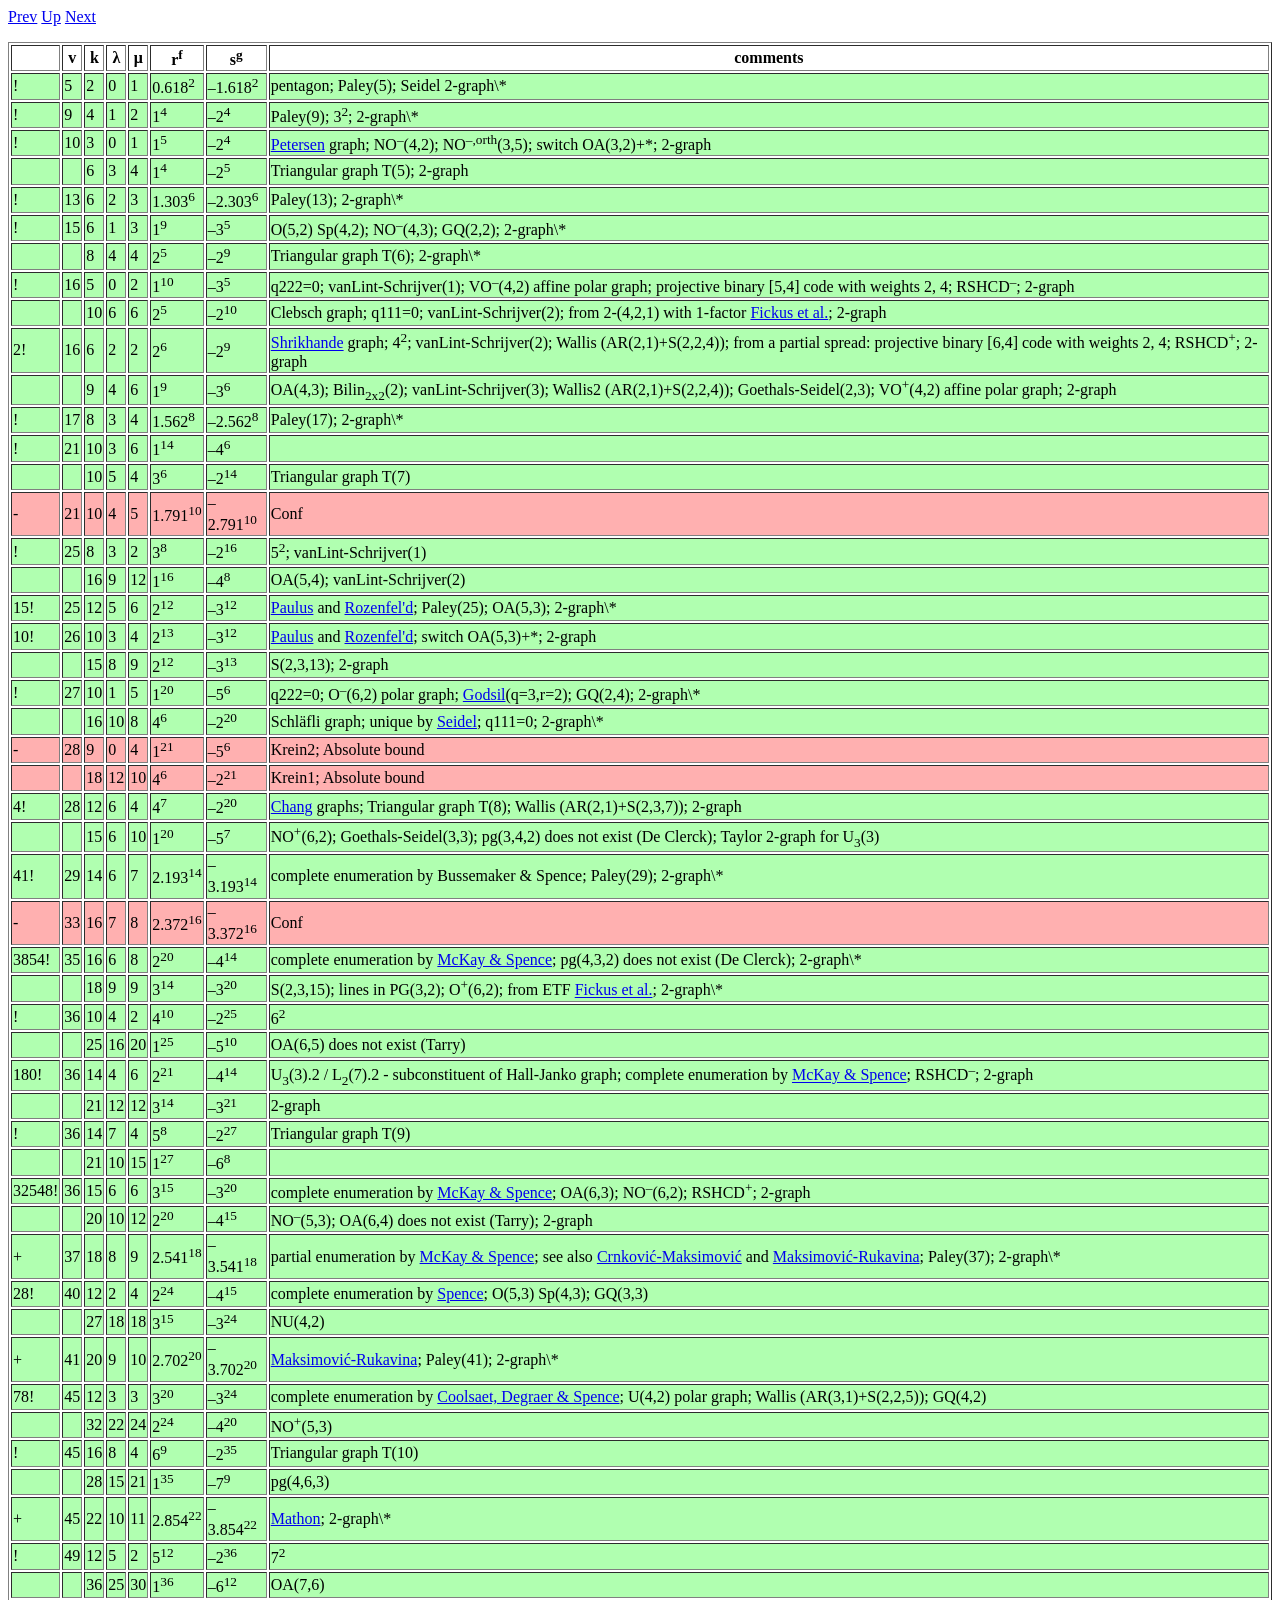
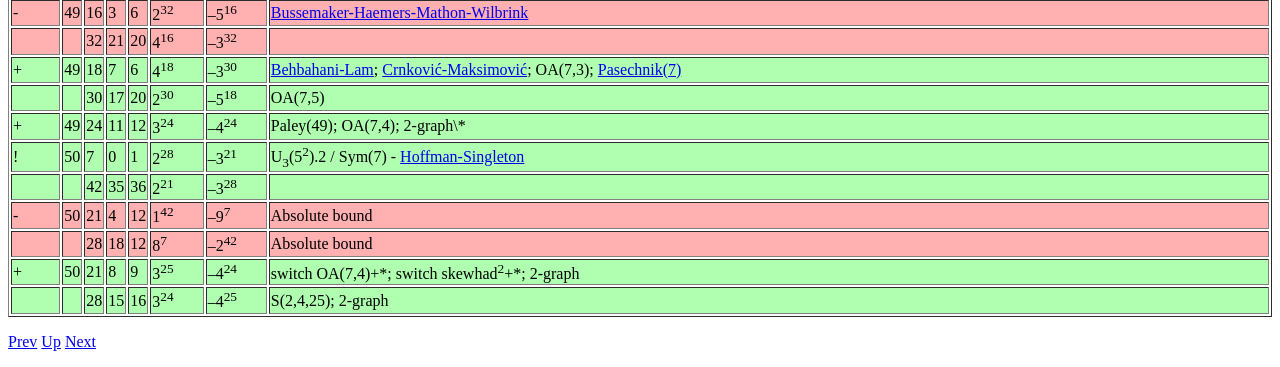
<file: data/brouwer_1-50.html>
<html>
<head>
<meta http-equiv="Content-Type" content="text/html; charset=utf-8">
<title>Strongly regular graphs</title>
</head>
<body>
<a href="https://aeb.win.tue.nl/graphs/srg/srgtab.html">Prev</a> <a href="https://aeb.win.tue.nl/graphs/srg/srgtab.html">Up</a> <a href="brouwer_51-100.html">Next</a><p>
<table border="1">
<tr><th>&nbsp;</th> <th>v</th> <th>k</th> <th>&lambda;</th> <th>&mu;</th>
<th>r<sup>f</sup></th> <th>s<sup>g</sup></th><th>comments</th></tr>
<tr bgcolor="#b0ffb0"><td>!</td> <td>5</td> <td>2</td> <td>0</td> <td>1</td> <td>0.618<sup>2</sup></td> <td>–1.618<sup>2</sup></td>
 <td>pentagon; Paley(5); Seidel 2-graph\*</td></tr>
<tr bgcolor="#b0ffb0"><td>!</td> <td>9</td> <td>4</td> <td>1</td> <td>2</td> <td>1<sup>4</sup></td> <td>–2<sup>4</sup></td>
 <td>Paley(9); 3<sup>2</sup>; 2-graph\*</td></tr>
<tr bgcolor="#b0ffb0"><td>!</td> <td>10</td> <td>3</td> <td>0</td> <td>1</td> <td>1<sup>5</sup></td> <td>–2<sup>4</sup></td>
 <td><a href="https://aeb.win.tue.nl/graphs/srg/srgtabrefs.html#Petersen1898">Petersen</a> graph; NO<sup>–</sup>(4,2); NO<sup>–,orth</sup>(3,5); switch OA(3,2)+*; 2-graph</td></tr>
<tr bgcolor="#b0ffb0"><td>&nbsp;</td> <td>&nbsp;</td> <td>6</td> <td>3</td> <td>4</td> <td>1<sup>4</sup></td> <td>–2<sup>5</sup></td>
 <td>Triangular graph T(5); 2-graph</td></tr>
<tr bgcolor="#b0ffb0"><td>!</td> <td>13</td> <td>6</td> <td>2</td> <td>3</td> <td>1.303<sup>6</sup></td> <td>–2.303<sup>6</sup></td>
 <td>Paley(13); 2-graph\*</td></tr>
<tr bgcolor="#b0ffb0"><td>!</td> <td>15</td> <td>6</td> <td>1</td> <td>3</td> <td>1<sup>9</sup></td> <td>–3<sup>5</sup></td>
 <td>	O(5,2) Sp(4,2); NO<sup>–</sup>(4,3); GQ(2,2); 2-graph\*</td></tr>
<tr bgcolor="#b0ffb0"><td>&nbsp;</td> <td>&nbsp;</td> <td>8</td> <td>4</td> <td>4</td> <td>2<sup>5</sup></td> <td>–2<sup>9</sup></td>
 <td>Triangular graph T(6); 2-graph\*</td></tr>
<tr bgcolor="#b0ffb0"><td>!</td> <td>16</td> <td>5</td> <td>0</td> <td>2</td> <td>1<sup>10</sup></td> <td>–3<sup>5</sup></td>
 <td>q222=0; vanLint-Schrijver(1); VO<sup>–</sup>(4,2) affine polar graph; projective binary [5,4] code with weights 2, 4; RSHCD<sup>–</sup>; 2-graph</td></tr>
<tr bgcolor="#b0ffb0"><td>&nbsp;</td> <td>&nbsp;</td> <td>10</td> <td>6</td> <td>6</td> <td>2<sup>5</sup></td> <td>–2<sup>10</sup></td>
 <td>Clebsch graph; q111=0; vanLint-Schrijver(2); from 2-(4,2,1) with 1-factor <a href="https://aeb.win.tue.nl/graphs/srg/srgtabrefs.html#Fickus_et_al15">Fickus et al.</a>; 2-graph</td></tr>
<tr bgcolor="#b0ffb0"><td>2!</td> <td>16</td> <td>6</td> <td>2</td> <td>2</td> <td>2<sup>6</sup></td> <td>–2<sup>9</sup></td>
 <td><a href="https://aeb.win.tue.nl/graphs/srg/srgtabrefs.html#Shrikhande59">Shrikhande</a> graph; 4<sup>2</sup>; vanLint-Schrijver(2); Wallis (AR(2,1)+S(2,2,4)); from a partial spread: projective binary [6,4] code with weights 2, 4; RSHCD<sup>+</sup>; 2-graph</td></tr>
<tr bgcolor="#b0ffb0"><td>&nbsp;</td> <td>&nbsp;</td> <td>9</td> <td>4</td> <td>6</td> <td>1<sup>9</sup></td> <td>–3<sup>6</sup></td>
 <td>OA(4,3); Bilin<sub>2x2</sub>(2); vanLint-Schrijver(3); Wallis2 (AR(2,1)+S(2,2,4)); Goethals-Seidel(2,3); VO<sup>+</sup>(4,2) affine polar graph; 2-graph</td></tr>
<tr bgcolor="#b0ffb0"><td>!</td> <td>17</td> <td>8</td> <td>3</td> <td>4</td> <td>1.562<sup>8</sup></td> <td>–2.562<sup>8</sup></td>
 <td>Paley(17); 2-graph\*</td></tr>
<tr bgcolor="#b0ffb0"><td>!</td> <td>21</td> <td>10</td> <td>3</td> <td>6</td> <td>1<sup>14</sup></td> <td>–4<sup>6</sup></td>
 <td>&nbsp;</td></tr>
<tr bgcolor="#b0ffb0"><td>&nbsp;</td> <td>&nbsp;</td> <td>10</td> <td>5</td> <td>4</td> <td>3<sup>6</sup></td> <td>–2<sup>14</sup></td>
 <td>Triangular graph T(7)</td></tr>
<tr bgcolor="#ffb0b0"><td>-</td> <td>21</td> <td>10</td> <td>4</td> <td>5</td> <td>1.791<sup>10</sup></td> <td>–2.791<sup>10</sup></td>
 <td>Conf</td></tr>
<tr bgcolor="#b0ffb0"><td>!</td> <td>25</td> <td>8</td> <td>3</td> <td>2</td> <td>3<sup>8</sup></td> <td>–2<sup>16</sup></td>
 <td>5<sup>2</sup>; vanLint-Schrijver(1)</td></tr>
<tr bgcolor="#b0ffb0"><td>&nbsp;</td> <td>&nbsp;</td> <td>16</td> <td>9</td> <td>12</td> <td>1<sup>16</sup></td> <td>–4<sup>8</sup></td>
 <td>OA(5,4); vanLint-Schrijver(2)</td></tr>
<tr bgcolor="#b0ffb0"><td>15!</td> <td>25</td> <td>12</td> <td>5</td> <td>6</td> <td>2<sup>12</sup></td> <td>–3<sup>12</sup></td>
 <td><a href="https://aeb.win.tue.nl/graphs/srg/srgtabrefs.html#Paulus73">Paulus</a> and <a href="https://aeb.win.tue.nl/graphs/srg/srgtabrefs.html#Rozenfeld73">Rozenfel'd</a>; Paley(25); OA(5,3); 2-graph\*</td></tr>
<tr bgcolor="#b0ffb0"><td>10!</td> <td>26</td> <td>10</td> <td>3</td> <td>4</td> <td>2<sup>13</sup></td> <td>–3<sup>12</sup></td>
 <td><a href="https://aeb.win.tue.nl/graphs/srg/srgtabrefs.html#Paulus73">Paulus</a> and <a href="https://aeb.win.tue.nl/graphs/srg/srgtabrefs.html#Rozenfeld73">Rozenfel'd</a>; switch OA(5,3)+*; 2-graph</td></tr>
<tr bgcolor="#b0ffb0"><td>&nbsp;</td> <td>&nbsp;</td> <td>15</td> <td>8</td> <td>9</td> <td>2<sup>12</sup></td> <td>–3<sup>13</sup></td>
 <td>S(2,3,13); 2-graph</td></tr>
<tr bgcolor="#b0ffb0"><td>!</td> <td>27</td> <td>10</td> <td>1</td> <td>5</td> <td>1<sup>20</sup></td> <td>–5<sup>6</sup></td>
 <td>q222=0; O<sup>–</sup>(6,2) polar graph; <a href="https://aeb.win.tue.nl/graphs/srg/srgtabrefs.html#Godsil92">Godsil</a>(q=3,r=2); GQ(2,4); 2-graph\*</td></tr>
<tr bgcolor="#b0ffb0"><td>&nbsp;</td> <td>&nbsp;</td> <td>16</td> <td>10</td> <td>8</td> <td>4<sup>6</sup></td> <td>–2<sup>20</sup></td>
 <td>Schläfli graph; unique by <a href="https://aeb.win.tue.nl/graphs/srg/srgtabrefs.html#Seidel68">Seidel</a>; q111=0; 2-graph\*</td></tr>
<tr bgcolor="#ffb0b0"><td>-</td> <td>28</td> <td>9</td> <td>0</td> <td>4</td> <td>1<sup>21</sup></td> <td>–5<sup>6</sup></td>
 <td>Krein2; Absolute bound</td></tr>
<tr bgcolor="#ffb0b0"><td>&nbsp;</td> <td>&nbsp;</td> <td>18</td> <td>12</td> <td>10</td> <td>4<sup>6</sup></td> <td>–2<sup>21</sup></td>
 <td>Krein1; Absolute bound</td></tr>
<tr bgcolor="#b0ffb0"><td>4!</td> <td>28</td> <td>12</td> <td>6</td> <td>4</td> <td>4<sup>7</sup></td> <td>–2<sup>20</sup></td>
 <td><a href="https://aeb.win.tue.nl/graphs/srg/srgtabrefs.html#Chang60">Chang</a> graphs; Triangular graph T(8); Wallis (AR(2,1)+S(2,3,7)); 2-graph</td></tr>
<tr bgcolor="#b0ffb0"><td>&nbsp;</td> <td>&nbsp;</td> <td>15</td> <td>6</td> <td>10</td> <td>1<sup>20</sup></td> <td>–5<sup>7</sup></td>
 <td>NO<sup>+</sup>(6,2); Goethals-Seidel(3,3); pg(3,4,2) does not exist (De Clerck); Taylor 2-graph for U<sub>3</sub>(3)</td></tr>
<tr bgcolor="#b0ffb0"><td>41!</td> <td>29</td> <td>14</td> <td>6</td> <td>7</td> <td>2.193<sup>14</sup></td> <td>–3.193<sup>14</sup></td>
 <td>complete enumeration by Bussemaker & Spence; Paley(29); 2-graph\*</td></tr>
<tr bgcolor="#ffb0b0"><td>-</td> <td>33</td> <td>16</td> <td>7</td> <td>8</td> <td>2.372<sup>16</sup></td> <td>–3.372<sup>16</sup></td>
 <td>Conf</td></tr>
<tr bgcolor="#b0ffb0"><td>3854!</td> <td>35</td> <td>16</td> <td>6</td> <td>8</td> <td>2<sup>20</sup></td> <td>–4<sup>14</sup></td>
 <td>complete enumeration by <a href="https://aeb.win.tue.nl/graphs/srg/srgtabrefs.html#McKaySpence01">McKay & Spence</a>; pg(4,3,2) does not exist (De Clerck); 2-graph\*</td></tr>
<tr bgcolor="#b0ffb0"><td>&nbsp;</td> <td>&nbsp;</td> <td>18</td> <td>9</td> <td>9</td> <td>3<sup>14</sup></td> <td>–3<sup>20</sup></td>
 <td>S(2,3,15); lines in PG(3,2); O<sup>+</sup>(6,2); from ETF <a href="https://aeb.win.tue.nl/graphs/srg/srgtabrefs.html#Fickus_et_al16">Fickus et al.</a>; 2-graph\*</td></tr>
<tr bgcolor="#b0ffb0"><td>!</td> <td>36</td> <td>10</td> <td>4</td> <td>2</td> <td>4<sup>10</sup></td> <td>–2<sup>25</sup></td>
 <td>6<sup>2</sup></td></tr>
<tr bgcolor="#b0ffb0"><td>&nbsp;</td> <td>&nbsp;</td> <td>25</td> <td>16</td> <td>20</td> <td>1<sup>25</sup></td> <td>–5<sup>10</sup></td>
 <td>OA(6,5) does not exist (Tarry)</td></tr>
<tr bgcolor="#b0ffb0"><td>180!</td> <td>36</td> <td>14</td> <td>4</td> <td>6</td> <td>2<sup>21</sup></td> <td>–4<sup>14</sup></td>
 <td>U<sub>3</sub>(3).2 / L<sub>2</sub>(7).2 - subconstituent of Hall-Janko graph; complete enumeration by <a href="https://aeb.win.tue.nl/graphs/srg/srgtabrefs.html#McKaySpence01">McKay & Spence</a>; RSHCD<sup>–</sup>; 2-graph</td></tr>
<tr bgcolor="#b0ffb0"><td>&nbsp;</td> <td>&nbsp;</td> <td>21</td> <td>12</td> <td>12</td> <td>3<sup>14</sup></td> <td>–3<sup>21</sup></td>
 <td>2-graph</td></tr>
<tr bgcolor="#b0ffb0"><td>!</td> <td>36</td> <td>14</td> <td>7</td> <td>4</td> <td>5<sup>8</sup></td> <td>–2<sup>27</sup></td>
 <td>Triangular graph T(9)</td></tr>
<tr bgcolor="#b0ffb0"><td>&nbsp;</td> <td>&nbsp;</td> <td>21</td> <td>10</td> <td>15</td> <td>1<sup>27</sup></td> <td>–6<sup>8</sup></td>
 <td>&nbsp;</td></tr>
<tr bgcolor="#b0ffb0"><td>32548!</td> <td>36</td> <td>15</td> <td>6</td> <td>6</td> <td>3<sup>15</sup></td> <td>–3<sup>20</sup></td>
 <td>complete enumeration by <a href="https://aeb.win.tue.nl/graphs/srg/srgtabrefs.html#McKaySpence01">McKay & Spence</a>; OA(6,3); NO<sup>–</sup>(6,2); RSHCD<sup>+</sup>; 2-graph</td></tr>
<tr bgcolor="#b0ffb0"><td>&nbsp;</td> <td>&nbsp;</td> <td>20</td> <td>10</td> <td>12</td> <td>2<sup>20</sup></td> <td>–4<sup>15</sup></td>
 <td>NO<sup>–</sup>(5,3); OA(6,4) does not exist (Tarry); 2-graph</td></tr>
<tr bgcolor="#b0ffb0"><td>+</td> <td>37</td> <td>18</td> <td>8</td> <td>9</td> <td>2.541<sup>18</sup></td> <td>–3.541<sup>18</sup></td>
 <td>partial enumeration by <a href="https://aeb.win.tue.nl/graphs/srg/srgtabrefs.html#McKaySpence01">McKay & Spence</a>; see also <a href="https://aeb.win.tue.nl/graphs/srg/srgtabrefs.html#CrnkovicMaksimovic20b">Crnković-Maksimović</a> and <a href="https://aeb.win.tue.nl/graphs/srg/srgtabrefs.html#MaksimovicRukavina22">Maksimović-Rukavina</a>; Paley(37); 2-graph\*</td></tr>
<tr bgcolor="#b0ffb0"><td>28!</td> <td>40</td> <td>12</td> <td>2</td> <td>4</td> <td>2<sup>24</sup></td> <td>–4<sup>15</sup></td>
 <td>complete enumeration by <a href="https://aeb.win.tue.nl/graphs/srg/srgtabrefs.html#Spence00">Spence</a>; 	O(5,3) Sp(4,3); GQ(3,3)</td></tr>
<tr bgcolor="#b0ffb0"><td>&nbsp;</td> <td>&nbsp;</td> <td>27</td> <td>18</td> <td>18</td> <td>3<sup>15</sup></td> <td>–3<sup>24</sup></td>
 <td>NU(4,2)</td></tr>
<tr bgcolor="#b0ffb0"><td>+</td> <td>41</td> <td>20</td> <td>9</td> <td>10</td> <td>2.702<sup>20</sup></td> <td>–3.702<sup>20</sup></td>
 <td><a href="https://aeb.win.tue.nl/graphs/srg/srgtabrefs.html#MaksimovicRukavina22">Maksimović-Rukavina</a>; Paley(41); 2-graph\*</td></tr>
<tr bgcolor="#b0ffb0"><td>78!</td> <td>45</td> <td>12</td> <td>3</td> <td>3</td> <td>3<sup>20</sup></td> <td>–3<sup>24</sup></td>
 <td>complete enumeration by <a href="https://aeb.win.tue.nl/graphs/srg/srgtabrefs.html#Coolsaet_et_al06">Coolsaet, Degraer & Spence</a>; U(4,2) polar graph; Wallis (AR(3,1)+S(2,2,5)); GQ(4,2)</td></tr>
<tr bgcolor="#b0ffb0"><td>&nbsp;</td> <td>&nbsp;</td> <td>32</td> <td>22</td> <td>24</td> <td>2<sup>24</sup></td> <td>–4<sup>20</sup></td>
 <td>NO<sup>+</sup>(5,3)</td></tr>
<tr bgcolor="#b0ffb0"><td>!</td> <td>45</td> <td>16</td> <td>8</td> <td>4</td> <td>6<sup>9</sup></td> <td>–2<sup>35</sup></td>
 <td>Triangular graph T(10)</td></tr>
<tr bgcolor="#b0ffb0"><td>&nbsp;</td> <td>&nbsp;</td> <td>28</td> <td>15</td> <td>21</td> <td>1<sup>35</sup></td> <td>–7<sup>9</sup></td>
 <td>pg(4,6,3)</td></tr>
<tr bgcolor="#b0ffb0"><td>+</td> <td>45</td> <td>22</td> <td>10</td> <td>11</td> <td>2.854<sup>22</sup></td> <td>–3.854<sup>22</sup></td>
 <td><a href="https://aeb.win.tue.nl/graphs/srg/srgtabrefs.html#Mathon78">Mathon</a>; 2-graph\*</td></tr>
<tr bgcolor="#b0ffb0"><td>!</td> <td>49</td> <td>12</td> <td>5</td> <td>2</td> <td>5<sup>12</sup></td> <td>–2<sup>36</sup></td>
 <td>7<sup>2</sup></td></tr>
<tr bgcolor="#b0ffb0"><td>&nbsp;</td> <td>&nbsp;</td> <td>36</td> <td>25</td> <td>30</td> <td>1<sup>36</sup></td> <td>–6<sup>12</sup></td>
 <td>OA(7,6)</td></tr>
<tr bgcolor="#ffb0b0"><td>-</td> <td>49</td> <td>16</td> <td>3</td> <td>6</td> <td>2<sup>32</sup></td> <td>–5<sup>16</sup></td>
 <td><a href="https://aeb.win.tue.nl/graphs/srg/srgtabrefs.html#Bussemaker_et_al89">Bussemaker-Haemers-Mathon-Wilbrink</a></td></tr>
<tr bgcolor="#ffb0b0"><td>&nbsp;</td> <td>&nbsp;</td> <td>32</td> <td>21</td> <td>20</td> <td>4<sup>16</sup></td> <td>–3<sup>32</sup></td>
 <td>&nbsp;</td></tr>
<tr bgcolor="#b0ffb0"><td>+</td> <td>49</td> <td>18</td> <td>7</td> <td>6</td> <td>4<sup>18</sup></td> <td>–3<sup>30</sup></td>
 <td><a href="https://aeb.win.tue.nl/graphs/srg/srgtabrefs.html#BehbahaniLam11">Behbahani-Lam</a>; <a href="https://aeb.win.tue.nl/graphs/srg/srgtabrefs.html#CrnkovicMaksimovic20">Crnković-Maksimović</a>; OA(7,3); <a href="https://aeb.win.tue.nl/graphs/srg/srgtabrefs.html#Pasechnik92">Pasechnik(7)</a></td></tr>
<tr bgcolor="#b0ffb0"><td>&nbsp;</td> <td>&nbsp;</td> <td>30</td> <td>17</td> <td>20</td> <td>2<sup>30</sup></td> <td>–5<sup>18</sup></td>
 <td>OA(7,5)</td></tr>
<tr bgcolor="#b0ffb0"><td>+</td> <td>49</td> <td>24</td> <td>11</td> <td>12</td> <td>3<sup>24</sup></td> <td>–4<sup>24</sup></td>
 <td>Paley(49); OA(7,4); 2-graph\*</td></tr>
<tr bgcolor="#b0ffb0"><td>!</td> <td>50</td> <td>7</td> <td>0</td> <td>1</td> <td>2<sup>28</sup></td> <td>–3<sup>21</sup></td>
 <td>U<sub>3</sub>(5<sup>2</sup>).2 / Sym(7) - <a href="https://aeb.win.tue.nl/graphs/srg/srgtabrefs.html#HoffmanSingleton60">Hoffman-Singleton</a></td></tr>
<tr bgcolor="#b0ffb0"><td>&nbsp;</td> <td>&nbsp;</td> <td>42</td> <td>35</td> <td>36</td> <td>2<sup>21</sup></td> <td>–3<sup>28</sup></td>
 <td>&nbsp;</td></tr>
<tr bgcolor="#ffb0b0"><td>-</td> <td>50</td> <td>21</td> <td>4</td> <td>12</td> <td>1<sup>42</sup></td> <td>–9<sup>7</sup></td>
 <td>Absolute bound</td></tr>
<tr bgcolor="#ffb0b0"><td>&nbsp;</td> <td>&nbsp;</td> <td>28</td> <td>18</td> <td>12</td> <td>8<sup>7</sup></td> <td>–2<sup>42</sup></td>
 <td>Absolute bound</td></tr>
<tr bgcolor="#b0ffb0"><td>+</td> <td>50</td> <td>21</td> <td>8</td> <td>9</td> <td>3<sup>25</sup></td> <td>–4<sup>24</sup></td>
 <td>switch OA(7,4)+*; switch skewhad<sup>2</sup>+*; 2-graph</td></tr>
<tr bgcolor="#b0ffb0"><td>&nbsp;</td> <td>&nbsp;</td> <td>28</td> <td>15</td> <td>16</td> <td>3<sup>24</sup></td> <td>–4<sup>25</sup></td>
 <td>S(2,4,25); 2-graph</td></tr>
</table>
<p><a href="https://aeb.win.tue.nl/graphs/srg/srgtab.html">Prev</a> <a href="https://aeb.win.tue.nl/graphs/srg/srgtab.html">Up</a> <a href="brouwer_51-100.html">Next</a>
</body>
</html>
</file>
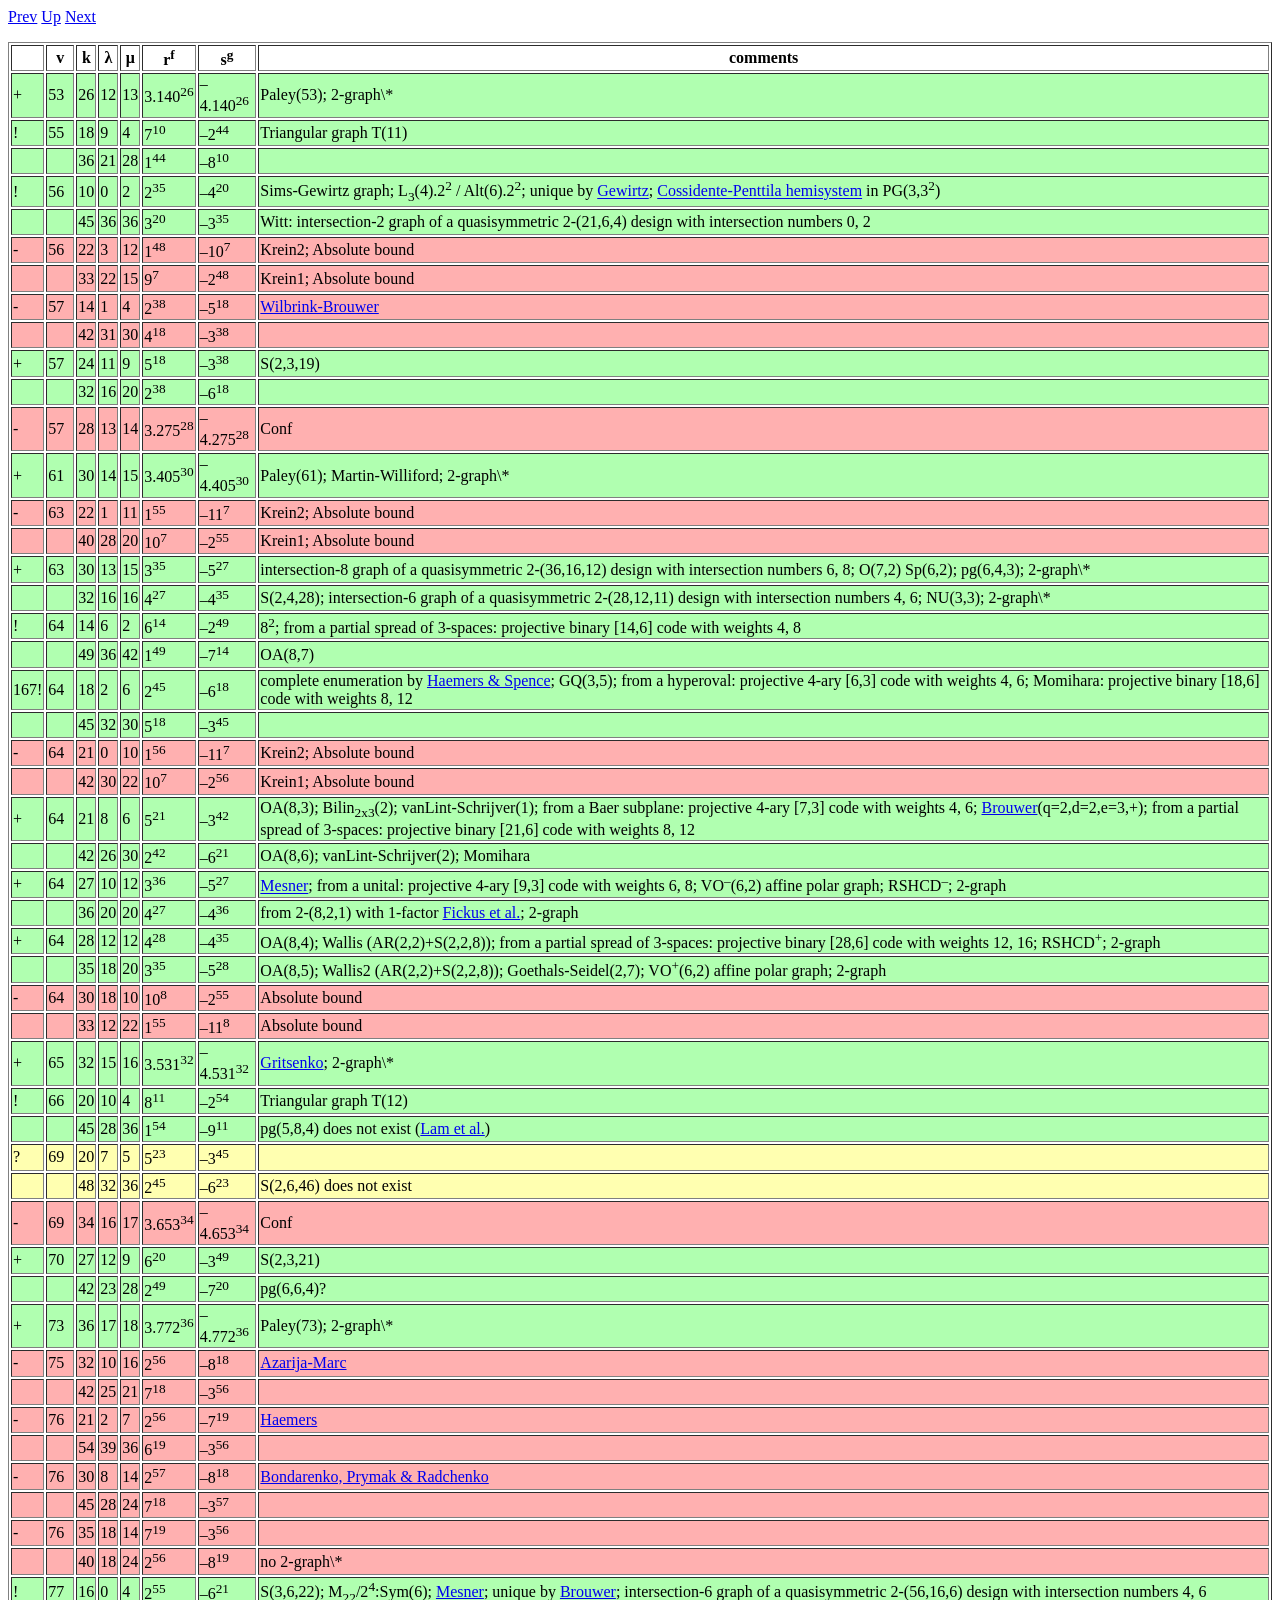
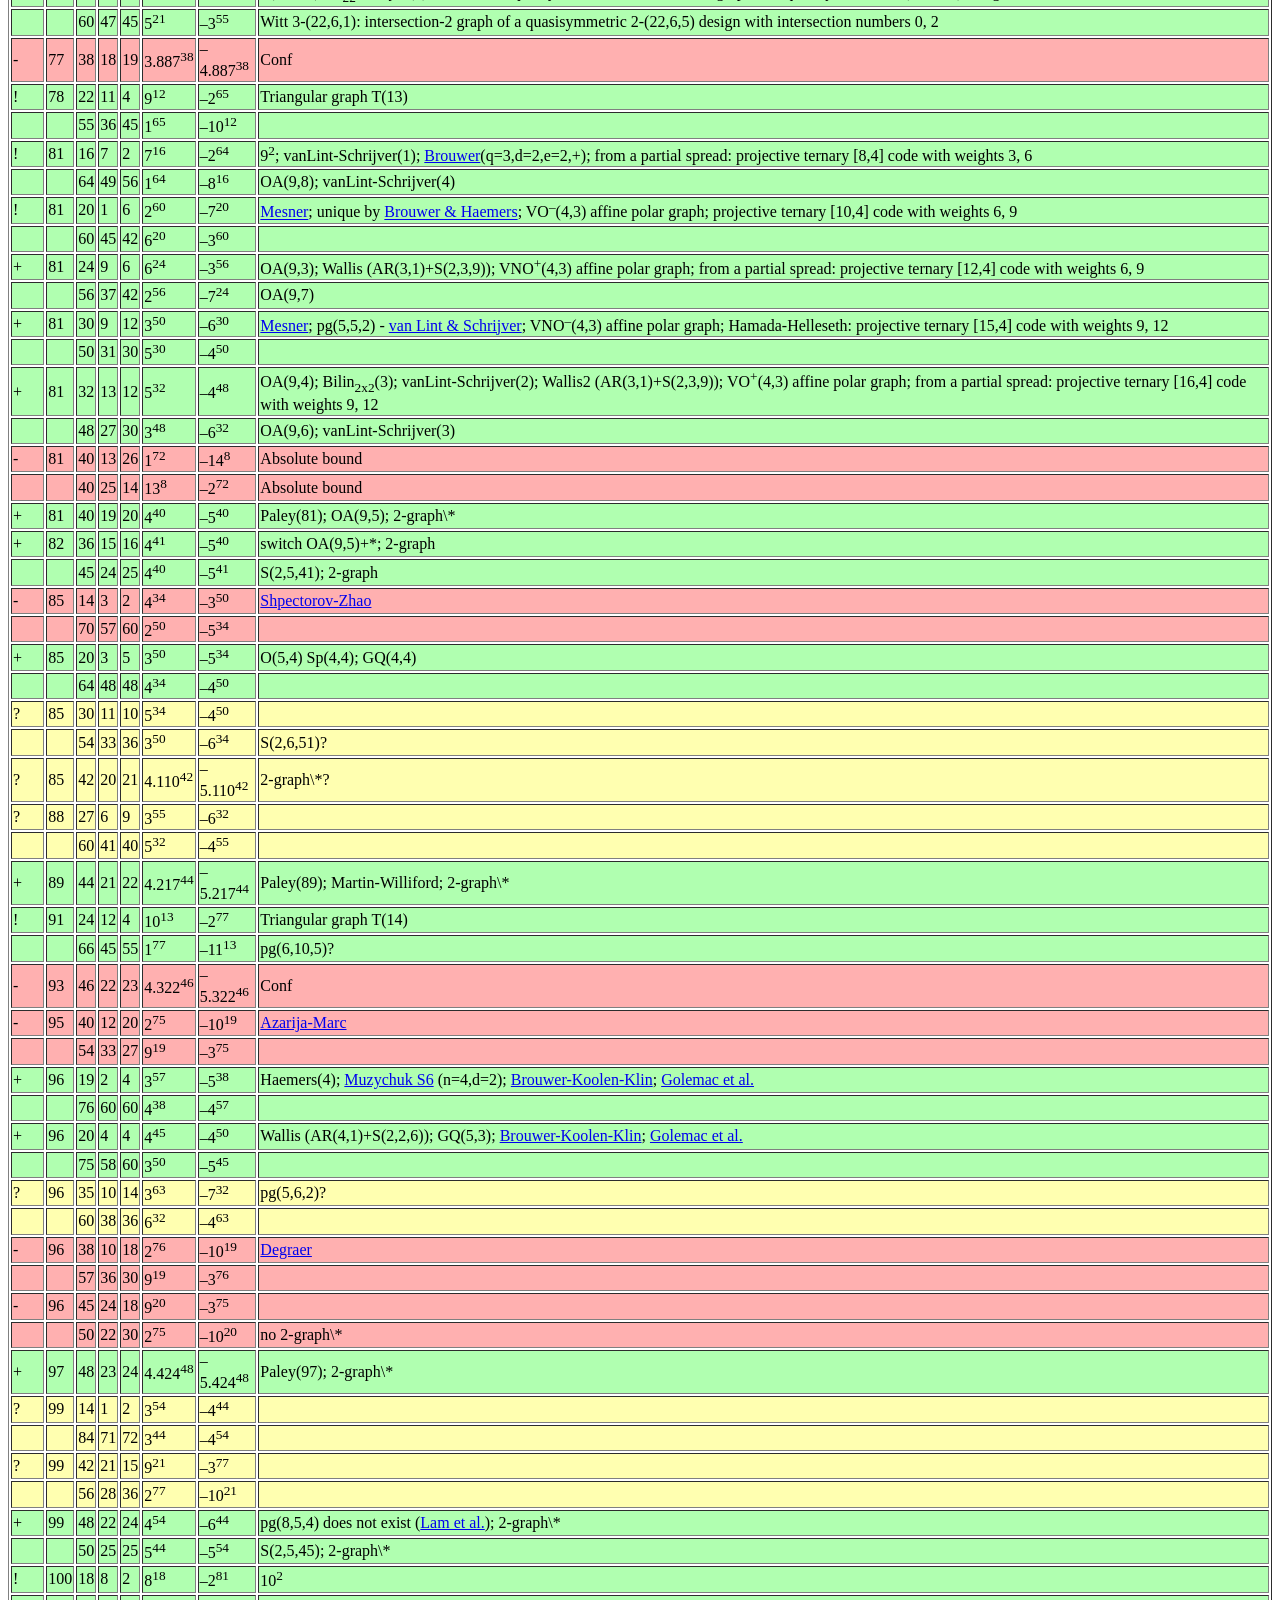
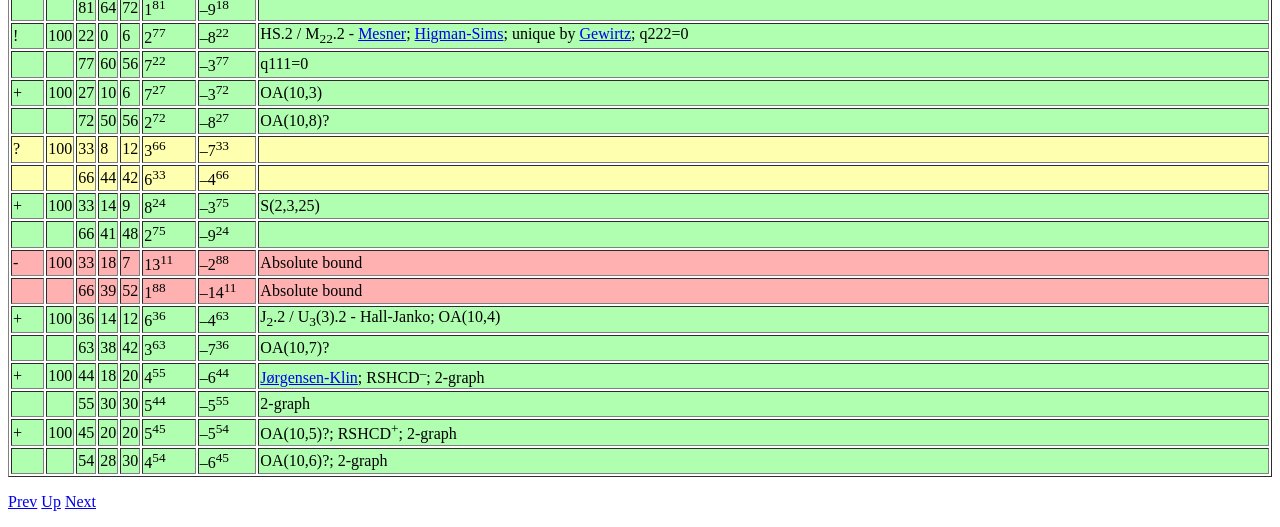
<file: data/brouwer_51-100.html>
<html>
<head>
<meta http-equiv="Content-Type" content="text/html; charset=utf-8">
<title>Strongly regular graphs</title>
</head>
<body>
<a href="brouwer_1-50.html">Prev</a> <a href="https://aeb.win.tue.nl/graphs/srg/srgtab.html">Up</a> <a href="https://aeb.win.tue.nl/graphs/srg/srgtab101-150.html">Next</a><p>
<table border="1">
<tr><th>&nbsp;</th> <th>v</th> <th>k</th> <th>&lambda;</th> <th>&mu;</th>
<th>r<sup>f</sup></th> <th>s<sup>g</sup></th><th>comments</th></tr>
<tr bgcolor="#b0ffb0"><td>+</td> <td>53</td> <td>26</td> <td>12</td> <td>13</td> <td>3.140<sup>26</sup></td> <td>–4.140<sup>26</sup></td>
 <td>Paley(53); 2-graph\*</td></tr>
<tr bgcolor="#b0ffb0"><td>!</td> <td>55</td> <td>18</td> <td>9</td> <td>4</td> <td>7<sup>10</sup></td> <td>–2<sup>44</sup></td>
 <td>Triangular graph T(11)</td></tr>
<tr bgcolor="#b0ffb0"><td>&nbsp;</td> <td>&nbsp;</td> <td>36</td> <td>21</td> <td>28</td> <td>1<sup>44</sup></td> <td>–8<sup>10</sup></td>
 <td>&nbsp;</td></tr>
<tr bgcolor="#b0ffb0"><td>!</td> <td>56</td> <td>10</td> <td>0</td> <td>2</td> <td>2<sup>35</sup></td> <td>–4<sup>20</sup></td>
 <td>Sims-Gewirtz graph; L<sub>3</sub>(4).2<sup>2</sup> / Alt(6).2<sup>2</sup>; unique by <a href="https://aeb.win.tue.nl/graphs/srg/srgtabrefs.html#Gewirtz69a">Gewirtz</a>; <a href="https://aeb.win.tue.nl/graphs/srg/srgtabrefs.html#CossidentePenttila05">Cossidente-Penttila hemisystem</a> in PG(3,3<sup>2</sup>)</td></tr>
<tr bgcolor="#b0ffb0"><td>&nbsp;</td> <td>&nbsp;</td> <td>45</td> <td>36</td> <td>36</td> <td>3<sup>20</sup></td> <td>–3<sup>35</sup></td>
 <td>Witt: intersection-2 graph of a quasisymmetric 2-(21,6,4) design with intersection numbers 0, 2</td></tr>
<tr bgcolor="#ffb0b0"><td>-</td> <td>56</td> <td>22</td> <td>3</td> <td>12</td> <td>1<sup>48</sup></td> <td>–10<sup>7</sup></td>
 <td>Krein2; Absolute bound</td></tr>
<tr bgcolor="#ffb0b0"><td>&nbsp;</td> <td>&nbsp;</td> <td>33</td> <td>22</td> <td>15</td> <td>9<sup>7</sup></td> <td>–2<sup>48</sup></td>
 <td>Krein1; Absolute bound</td></tr>
<tr bgcolor="#ffb0b0"><td>-</td> <td>57</td> <td>14</td> <td>1</td> <td>4</td> <td>2<sup>38</sup></td> <td>–5<sup>18</sup></td>
 <td><a href="https://aeb.win.tue.nl/graphs/srg/srgtabrefs.html#WilbrinkBrouwer83">Wilbrink-Brouwer</a></td></tr>
<tr bgcolor="#ffb0b0"><td>&nbsp;</td> <td>&nbsp;</td> <td>42</td> <td>31</td> <td>30</td> <td>4<sup>18</sup></td> <td>–3<sup>38</sup></td>
 <td>&nbsp;</td></tr>
<tr bgcolor="#b0ffb0"><td>+</td> <td>57</td> <td>24</td> <td>11</td> <td>9</td> <td>5<sup>18</sup></td> <td>–3<sup>38</sup></td>
 <td>S(2,3,19)</td></tr>
<tr bgcolor="#b0ffb0"><td>&nbsp;</td> <td>&nbsp;</td> <td>32</td> <td>16</td> <td>20</td> <td>2<sup>38</sup></td> <td>–6<sup>18</sup></td>
 <td>&nbsp;</td></tr>
<tr bgcolor="#ffb0b0"><td>-</td> <td>57</td> <td>28</td> <td>13</td> <td>14</td> <td>3.275<sup>28</sup></td> <td>–4.275<sup>28</sup></td>
 <td>Conf</td></tr>
<tr bgcolor="#b0ffb0"><td>+</td> <td>61</td> <td>30</td> <td>14</td> <td>15</td> <td>3.405<sup>30</sup></td> <td>–4.405<sup>30</sup></td>
 <td>Paley(61); Martin-Williford; 2-graph\*</td></tr>
<tr bgcolor="#ffb0b0"><td>-</td> <td>63</td> <td>22</td> <td>1</td> <td>11</td> <td>1<sup>55</sup></td> <td>–11<sup>7</sup></td>
 <td>Krein2; Absolute bound</td></tr>
<tr bgcolor="#ffb0b0"><td>&nbsp;</td> <td>&nbsp;</td> <td>40</td> <td>28</td> <td>20</td> <td>10<sup>7</sup></td> <td>–2<sup>55</sup></td>
 <td>Krein1; Absolute bound</td></tr>
<tr bgcolor="#b0ffb0"><td>+</td> <td>63</td> <td>30</td> <td>13</td> <td>15</td> <td>3<sup>35</sup></td> <td>–5<sup>27</sup></td>
 <td>intersection-8 graph of a quasisymmetric 2-(36,16,12) design with intersection numbers 6, 8; 	O(7,2) Sp(6,2); pg(6,4,3); 2-graph\*</td></tr>
<tr bgcolor="#b0ffb0"><td>&nbsp;</td> <td>&nbsp;</td> <td>32</td> <td>16</td> <td>16</td> <td>4<sup>27</sup></td> <td>–4<sup>35</sup></td>
 <td>S(2,4,28); intersection-6 graph of a quasisymmetric 2-(28,12,11) design with intersection numbers 4, 6; NU(3,3); 2-graph\*</td></tr>
<tr bgcolor="#b0ffb0"><td>!</td> <td>64</td> <td>14</td> <td>6</td> <td>2</td> <td>6<sup>14</sup></td> <td>–2<sup>49</sup></td>
 <td>8<sup>2</sup>; from a partial spread of 3-spaces: projective binary [14,6] code with weights 4, 8</td></tr>
<tr bgcolor="#b0ffb0"><td>&nbsp;</td> <td>&nbsp;</td> <td>49</td> <td>36</td> <td>42</td> <td>1<sup>49</sup></td> <td>–7<sup>14</sup></td>
 <td>OA(8,7)</td></tr>
<tr bgcolor="#b0ffb0"><td>167!</td> <td>64</td> <td>18</td> <td>2</td> <td>6</td> <td>2<sup>45</sup></td> <td>–6<sup>18</sup></td>
 <td>complete enumeration by <a href="https://aeb.win.tue.nl/graphs/srg/srgtabrefs.html#HaemersSpence01">Haemers & Spence</a>; GQ(3,5); from a hyperoval: projective 4-ary [6,3] code with weights 4, 6; Momihara: projective binary [18,6] code with weights 8, 12</td></tr>
<tr bgcolor="#b0ffb0"><td>&nbsp;</td> <td>&nbsp;</td> <td>45</td> <td>32</td> <td>30</td> <td>5<sup>18</sup></td> <td>–3<sup>45</sup></td>
 <td>&nbsp;</td></tr>
<tr bgcolor="#ffb0b0"><td>-</td> <td>64</td> <td>21</td> <td>0</td> <td>10</td> <td>1<sup>56</sup></td> <td>–11<sup>7</sup></td>
 <td>Krein2; Absolute bound</td></tr>
<tr bgcolor="#ffb0b0"><td>&nbsp;</td> <td>&nbsp;</td> <td>42</td> <td>30</td> <td>22</td> <td>10<sup>7</sup></td> <td>–2<sup>56</sup></td>
 <td>Krein1; Absolute bound</td></tr>
<tr bgcolor="#b0ffb0"><td>+</td> <td>64</td> <td>21</td> <td>8</td> <td>6</td> <td>5<sup>21</sup></td> <td>–3<sup>42</sup></td>
 <td>OA(8,3); Bilin<sub>2x3</sub>(2); vanLint-Schrijver(1); from a  Baer subplane: projective 4-ary [7,3] code with weights 4, 6; <a href="https://aeb.win.tue.nl/graphs/srg/srgtabrefs.html#Brouwer85">Brouwer</a>(q=2,d=2,e=3,+); from a partial spread of 3-spaces: projective binary [21,6] code with weights 8, 12</td></tr>
<tr bgcolor="#b0ffb0"><td>&nbsp;</td> <td>&nbsp;</td> <td>42</td> <td>26</td> <td>30</td> <td>2<sup>42</sup></td> <td>–6<sup>21</sup></td>
 <td>OA(8,6); vanLint-Schrijver(2); Momihara</td></tr>
<tr bgcolor="#b0ffb0"><td>+</td> <td>64</td> <td>27</td> <td>10</td> <td>12</td> <td>3<sup>36</sup></td> <td>–5<sup>27</sup></td>
 <td><a href="https://aeb.win.tue.nl/graphs/srg/srgtabrefs.html#Mesner64">Mesner</a>; from a unital: projective 4-ary [9,3] code with weights 6, 8; VO<sup>–</sup>(6,2) affine polar graph; RSHCD<sup>–</sup>; 2-graph</td></tr>
<tr bgcolor="#b0ffb0"><td>&nbsp;</td> <td>&nbsp;</td> <td>36</td> <td>20</td> <td>20</td> <td>4<sup>27</sup></td> <td>–4<sup>36</sup></td>
 <td>from 2-(8,2,1) with 1-factor <a href="https://aeb.win.tue.nl/graphs/srg/srgtabrefs.html#Fickus_et_al15">Fickus et al.</a>; 2-graph</td></tr>
<tr bgcolor="#b0ffb0"><td>+</td> <td>64</td> <td>28</td> <td>12</td> <td>12</td> <td>4<sup>28</sup></td> <td>–4<sup>35</sup></td>
 <td>OA(8,4); Wallis (AR(2,2)+S(2,2,8)); from a partial spread of 3-spaces: projective binary [28,6] code with weights 12, 16; RSHCD<sup>+</sup>; 2-graph</td></tr>
<tr bgcolor="#b0ffb0"><td>&nbsp;</td> <td>&nbsp;</td> <td>35</td> <td>18</td> <td>20</td> <td>3<sup>35</sup></td> <td>–5<sup>28</sup></td>
 <td>OA(8,5); Wallis2 (AR(2,2)+S(2,2,8)); Goethals-Seidel(2,7); VO<sup>+</sup>(6,2) affine polar graph; 2-graph</td></tr>
<tr bgcolor="#ffb0b0"><td>-</td> <td>64</td> <td>30</td> <td>18</td> <td>10</td> <td>10<sup>8</sup></td> <td>–2<sup>55</sup></td>
 <td>Absolute bound</td></tr>
<tr bgcolor="#ffb0b0"><td>&nbsp;</td> <td>&nbsp;</td> <td>33</td> <td>12</td> <td>22</td> <td>1<sup>55</sup></td> <td>–11<sup>8</sup></td>
 <td>Absolute bound</td></tr>
<tr bgcolor="#b0ffb0"><td>+</td> <td>65</td> <td>32</td> <td>15</td> <td>16</td> <td>3.531<sup>32</sup></td> <td>–4.531<sup>32</sup></td>
 <td><a href="https://aeb.win.tue.nl/graphs/srg/srgtabrefs.html#Gritsenko20">Gritsenko</a>; 2-graph\*</td></tr>
<tr bgcolor="#b0ffb0"><td>!</td> <td>66</td> <td>20</td> <td>10</td> <td>4</td> <td>8<sup>11</sup></td> <td>–2<sup>54</sup></td>
 <td>Triangular graph T(12)</td></tr>
<tr bgcolor="#b0ffb0"><td>&nbsp;</td> <td>&nbsp;</td> <td>45</td> <td>28</td> <td>36</td> <td>1<sup>54</sup></td> <td>–9<sup>11</sup></td>
 <td>pg(5,8,4) does not exist (<a href="https://aeb.win.tue.nl/graphs/srg/srgtabrefs.html#Lam-et-al83">Lam et al.</a>)</td></tr>
<tr bgcolor="#ffffb0"><td>?</td> <td>69</td> <td>20</td> <td>7</td> <td>5</td> <td>5<sup>23</sup></td> <td>–3<sup>45</sup></td>
 <td>&nbsp;</td></tr>
<tr bgcolor="#ffffb0"><td>&nbsp;</td> <td>&nbsp;</td> <td>48</td> <td>32</td> <td>36</td> <td>2<sup>45</sup></td> <td>–6<sup>23</sup></td>
 <td>S(2,6,46) does not exist</td></tr>
<tr bgcolor="#ffb0b0"><td>-</td> <td>69</td> <td>34</td> <td>16</td> <td>17</td> <td>3.653<sup>34</sup></td> <td>–4.653<sup>34</sup></td>
 <td>Conf</td></tr>
<tr bgcolor="#b0ffb0"><td>+</td> <td>70</td> <td>27</td> <td>12</td> <td>9</td> <td>6<sup>20</sup></td> <td>–3<sup>49</sup></td>
 <td>S(2,3,21)</td></tr>
<tr bgcolor="#b0ffb0"><td>&nbsp;</td> <td>&nbsp;</td> <td>42</td> <td>23</td> <td>28</td> <td>2<sup>49</sup></td> <td>–7<sup>20</sup></td>
 <td>pg(6,6,4)?</td></tr>
<tr bgcolor="#b0ffb0"><td>+</td> <td>73</td> <td>36</td> <td>17</td> <td>18</td> <td>3.772<sup>36</sup></td> <td>–4.772<sup>36</sup></td>
 <td>Paley(73); 2-graph\*</td></tr>
<tr bgcolor="#ffb0b0"><td>-</td> <td>75</td> <td>32</td> <td>10</td> <td>16</td> <td>2<sup>56</sup></td> <td>–8<sup>18</sup></td>
 <td><a href="https://aeb.win.tue.nl/graphs/srg/srgtabrefs.html#AzarijaMarc15">Azarija-Marc</a></td></tr>
<tr bgcolor="#ffb0b0"><td>&nbsp;</td> <td>&nbsp;</td> <td>42</td> <td>25</td> <td>21</td> <td>7<sup>18</sup></td> <td>–3<sup>56</sup></td>
 <td>&nbsp;</td></tr>
<tr bgcolor="#ffb0b0"><td>-</td> <td>76</td> <td>21</td> <td>2</td> <td>7</td> <td>2<sup>56</sup></td> <td>–7<sup>19</sup></td>
 <td><a href="https://aeb.win.tue.nl/graphs/srg/srgtabrefs.html#Haemers93">Haemers</a></td></tr>
<tr bgcolor="#ffb0b0"><td>&nbsp;</td> <td>&nbsp;</td> <td>54</td> <td>39</td> <td>36</td> <td>6<sup>19</sup></td> <td>–3<sup>56</sup></td>
 <td>&nbsp;</td></tr>
<tr bgcolor="#ffb0b0"><td>-</td> <td>76</td> <td>30</td> <td>8</td> <td>14</td> <td>2<sup>57</sup></td> <td>–8<sup>18</sup></td>
 <td><a href="https://aeb.win.tue.nl/graphs/srg/srgtabrefs.html#Bondarenko_et_al14">Bondarenko, Prymak & Radchenko</a></td></tr>
<tr bgcolor="#ffb0b0"><td>&nbsp;</td> <td>&nbsp;</td> <td>45</td> <td>28</td> <td>24</td> <td>7<sup>18</sup></td> <td>–3<sup>57</sup></td>
 <td>&nbsp;</td></tr>
<tr bgcolor="#ffb0b0"><td>-</td> <td>76</td> <td>35</td> <td>18</td> <td>14</td> <td>7<sup>19</sup></td> <td>–3<sup>56</sup></td>
 <td>&nbsp;</td></tr>
<tr bgcolor="#ffb0b0"><td>&nbsp;</td> <td>&nbsp;</td> <td>40</td> <td>18</td> <td>24</td> <td>2<sup>56</sup></td> <td>–8<sup>19</sup></td>
 <td>no 2-graph\*</td></tr>
<tr bgcolor="#b0ffb0"><td>!</td> <td>77</td> <td>16</td> <td>0</td> <td>4</td> <td>2<sup>55</sup></td> <td>–6<sup>21</sup></td>
 <td>S(3,6,22); M<sub>22</sub>/2<sup>4</sup>:Sym(6); <a href="https://aeb.win.tue.nl/graphs/srg/srgtabrefs.html#Mesner64">Mesner</a>; unique by <a href="https://aeb.win.tue.nl/graphs/srg/srgtabrefs.html#Brouwer83">Brouwer</a>; intersection-6 graph of a quasisymmetric 2-(56,16,6) design with intersection numbers 4, 6</td></tr>
<tr bgcolor="#b0ffb0"><td>&nbsp;</td> <td>&nbsp;</td> <td>60</td> <td>47</td> <td>45</td> <td>5<sup>21</sup></td> <td>–3<sup>55</sup></td>
 <td>Witt 3-(22,6,1): intersection-2 graph of a quasisymmetric 2-(22,6,5) design with intersection numbers 0, 2</td></tr>
<tr bgcolor="#ffb0b0"><td>-</td> <td>77</td> <td>38</td> <td>18</td> <td>19</td> <td>3.887<sup>38</sup></td> <td>–4.887<sup>38</sup></td>
 <td>Conf</td></tr>
<tr bgcolor="#b0ffb0"><td>!</td> <td>78</td> <td>22</td> <td>11</td> <td>4</td> <td>9<sup>12</sup></td> <td>–2<sup>65</sup></td>
 <td>Triangular graph T(13)</td></tr>
<tr bgcolor="#b0ffb0"><td>&nbsp;</td> <td>&nbsp;</td> <td>55</td> <td>36</td> <td>45</td> <td>1<sup>65</sup></td> <td>–10<sup>12</sup></td>
 <td>&nbsp;</td></tr>
<tr bgcolor="#b0ffb0"><td>!</td> <td>81</td> <td>16</td> <td>7</td> <td>2</td> <td>7<sup>16</sup></td> <td>–2<sup>64</sup></td>
 <td>9<sup>2</sup>; vanLint-Schrijver(1); <a href="https://aeb.win.tue.nl/graphs/srg/srgtabrefs.html#Brouwer85">Brouwer</a>(q=3,d=2,e=2,+); from a partial spread: projective ternary [8,4] code with weights 3, 6</td></tr>
<tr bgcolor="#b0ffb0"><td>&nbsp;</td> <td>&nbsp;</td> <td>64</td> <td>49</td> <td>56</td> <td>1<sup>64</sup></td> <td>–8<sup>16</sup></td>
 <td>OA(9,8); vanLint-Schrijver(4)</td></tr>
<tr bgcolor="#b0ffb0"><td>!</td> <td>81</td> <td>20</td> <td>1</td> <td>6</td> <td>2<sup>60</sup></td> <td>–7<sup>20</sup></td>
 <td><a href="https://aeb.win.tue.nl/graphs/srg/srgtabrefs.html#Mesner64">Mesner</a>; unique by <a href="https://aeb.win.tue.nl/graphs/srg/srgtabrefs.html#BrouwerHaemers92">Brouwer & Haemers</a>; VO<sup>–</sup>(4,3) affine polar graph; projective ternary [10,4] code with weights 6, 9</td></tr>
<tr bgcolor="#b0ffb0"><td>&nbsp;</td> <td>&nbsp;</td> <td>60</td> <td>45</td> <td>42</td> <td>6<sup>20</sup></td> <td>–3<sup>60</sup></td>
 <td>&nbsp;</td></tr>
<tr bgcolor="#b0ffb0"><td>+</td> <td>81</td> <td>24</td> <td>9</td> <td>6</td> <td>6<sup>24</sup></td> <td>–3<sup>56</sup></td>
 <td>OA(9,3); Wallis (AR(3,1)+S(2,3,9)); VNO<sup>+</sup>(4,3) affine polar graph; from a partial spread: projective ternary [12,4] code with weights 6, 9</td></tr>
<tr bgcolor="#b0ffb0"><td>&nbsp;</td> <td>&nbsp;</td> <td>56</td> <td>37</td> <td>42</td> <td>2<sup>56</sup></td> <td>–7<sup>24</sup></td>
 <td>OA(9,7)</td></tr>
<tr bgcolor="#b0ffb0"><td>+</td> <td>81</td> <td>30</td> <td>9</td> <td>12</td> <td>3<sup>50</sup></td> <td>–6<sup>30</sup></td>
 <td><a href="https://aeb.win.tue.nl/graphs/srg/srgtabrefs.html#Mesner64">Mesner</a>; pg(5,5,2) - <a href="https://aeb.win.tue.nl/graphs/srg/srgtabrefs.html#vanLintSchrijver81">van Lint & Schrijver</a>; VNO<sup>–</sup>(4,3) affine polar graph; Hamada-Helleseth: projective ternary [15,4] code with weights 9, 12</td></tr>
<tr bgcolor="#b0ffb0"><td>&nbsp;</td> <td>&nbsp;</td> <td>50</td> <td>31</td> <td>30</td> <td>5<sup>30</sup></td> <td>–4<sup>50</sup></td>
 <td>&nbsp;</td></tr>
<tr bgcolor="#b0ffb0"><td>+</td> <td>81</td> <td>32</td> <td>13</td> <td>12</td> <td>5<sup>32</sup></td> <td>–4<sup>48</sup></td>
 <td>OA(9,4); Bilin<sub>2x2</sub>(3); vanLint-Schrijver(2); Wallis2 (AR(3,1)+S(2,3,9)); VO<sup>+</sup>(4,3) affine polar graph; from a partial spread: projective ternary [16,4] code with weights 9, 12</td></tr>
<tr bgcolor="#b0ffb0"><td>&nbsp;</td> <td>&nbsp;</td> <td>48</td> <td>27</td> <td>30</td> <td>3<sup>48</sup></td> <td>–6<sup>32</sup></td>
 <td>OA(9,6); vanLint-Schrijver(3)</td></tr>
<tr bgcolor="#ffb0b0"><td>-</td> <td>81</td> <td>40</td> <td>13</td> <td>26</td> <td>1<sup>72</sup></td> <td>–14<sup>8</sup></td>
 <td>Absolute bound</td></tr>
<tr bgcolor="#ffb0b0"><td>&nbsp;</td> <td>&nbsp;</td> <td>40</td> <td>25</td> <td>14</td> <td>13<sup>8</sup></td> <td>–2<sup>72</sup></td>
 <td>Absolute bound</td></tr>
<tr bgcolor="#b0ffb0"><td>+</td> <td>81</td> <td>40</td> <td>19</td> <td>20</td> <td>4<sup>40</sup></td> <td>–5<sup>40</sup></td>
 <td>Paley(81); OA(9,5); 2-graph\*</td></tr>
<tr bgcolor="#b0ffb0"><td>+</td> <td>82</td> <td>36</td> <td>15</td> <td>16</td> <td>4<sup>41</sup></td> <td>–5<sup>40</sup></td>
 <td>switch OA(9,5)+*; 2-graph</td></tr>
<tr bgcolor="#b0ffb0"><td>&nbsp;</td> <td>&nbsp;</td> <td>45</td> <td>24</td> <td>25</td> <td>4<sup>40</sup></td> <td>–5<sup>41</sup></td>
 <td>S(2,5,41); 2-graph</td></tr>
<tr bgcolor="#ffb0b0"><td>-</td> <td>85</td> <td>14</td> <td>3</td> <td>2</td> <td>4<sup>34</sup></td> <td>–3<sup>50</sup></td>
 <td><a href="https://aeb.win.tue.nl/graphs/srg/srgtabrefs.html#ShpectorovZhao25">Shpectorov-Zhao</a></td></tr>
<tr bgcolor="#ffb0b0"><td>&nbsp;</td> <td>&nbsp;</td> <td>70</td> <td>57</td> <td>60</td> <td>2<sup>50</sup></td> <td>–5<sup>34</sup></td>
 <td>&nbsp;</td></tr>
<tr bgcolor="#b0ffb0"><td>+</td> <td>85</td> <td>20</td> <td>3</td> <td>5</td> <td>3<sup>50</sup></td> <td>–5<sup>34</sup></td>
 <td>	O(5,4) Sp(4,4); GQ(4,4)</td></tr>
<tr bgcolor="#b0ffb0"><td>&nbsp;</td> <td>&nbsp;</td> <td>64</td> <td>48</td> <td>48</td> <td>4<sup>34</sup></td> <td>–4<sup>50</sup></td>
 <td>&nbsp;</td></tr>
<tr bgcolor="#ffffb0"><td>?</td> <td>85</td> <td>30</td> <td>11</td> <td>10</td> <td>5<sup>34</sup></td> <td>–4<sup>50</sup></td>
 <td>&nbsp;</td></tr>
<tr bgcolor="#ffffb0"><td>&nbsp;</td> <td>&nbsp;</td> <td>54</td> <td>33</td> <td>36</td> <td>3<sup>50</sup></td> <td>–6<sup>34</sup></td>
 <td>S(2,6,51)?</td></tr>
<tr bgcolor="#ffffb0"><td>?</td> <td>85</td> <td>42</td> <td>20</td> <td>21</td> <td>4.110<sup>42</sup></td> <td>–5.110<sup>42</sup></td>
 <td>2-graph\*?</td></tr>
<tr bgcolor="#ffffb0"><td>?</td> <td>88</td> <td>27</td> <td>6</td> <td>9</td> <td>3<sup>55</sup></td> <td>–6<sup>32</sup></td>
 <td>&nbsp;</td></tr>
<tr bgcolor="#ffffb0"><td>&nbsp;</td> <td>&nbsp;</td> <td>60</td> <td>41</td> <td>40</td> <td>5<sup>32</sup></td> <td>–4<sup>55</sup></td>
 <td>&nbsp;</td></tr>
<tr bgcolor="#b0ffb0"><td>+</td> <td>89</td> <td>44</td> <td>21</td> <td>22</td> <td>4.217<sup>44</sup></td> <td>–5.217<sup>44</sup></td>
 <td>Paley(89); Martin-Williford; 2-graph\*</td></tr>
<tr bgcolor="#b0ffb0"><td>!</td> <td>91</td> <td>24</td> <td>12</td> <td>4</td> <td>10<sup>13</sup></td> <td>–2<sup>77</sup></td>
 <td>Triangular graph T(14)</td></tr>
<tr bgcolor="#b0ffb0"><td>&nbsp;</td> <td>&nbsp;</td> <td>66</td> <td>45</td> <td>55</td> <td>1<sup>77</sup></td> <td>–11<sup>13</sup></td>
 <td>pg(6,10,5)?</td></tr>
<tr bgcolor="#ffb0b0"><td>-</td> <td>93</td> <td>46</td> <td>22</td> <td>23</td> <td>4.322<sup>46</sup></td> <td>–5.322<sup>46</sup></td>
 <td>Conf</td></tr>
<tr bgcolor="#ffb0b0"><td>-</td> <td>95</td> <td>40</td> <td>12</td> <td>20</td> <td>2<sup>75</sup></td> <td>–10<sup>19</sup></td>
 <td><a href="https://aeb.win.tue.nl/graphs/srg/srgtabrefs.html#AzarijaMarc16">Azarija-Marc</a></td></tr>
<tr bgcolor="#ffb0b0"><td>&nbsp;</td> <td>&nbsp;</td> <td>54</td> <td>33</td> <td>27</td> <td>9<sup>19</sup></td> <td>–3<sup>75</sup></td>
 <td>&nbsp;</td></tr>
<tr bgcolor="#b0ffb0"><td>+</td> <td>96</td> <td>19</td> <td>2</td> <td>4</td> <td>3<sup>57</sup></td> <td>–5<sup>38</sup></td>
 <td>Haemers(4); <a href="https://aeb.win.tue.nl/graphs/srg/srgtabrefs.html#Muzychuk07">Muzychuk S6</a> (n=4,d=2); <a href="https://aeb.win.tue.nl/graphs/srg/srgtabrefs.html#Brouwer_et_al03">Brouwer-Koolen-Klin</a>; <a href="https://aeb.win.tue.nl/graphs/srg/srgtabrefs.html#Golemac_et_al06">Golemac et al.</a></td></tr>
<tr bgcolor="#b0ffb0"><td>&nbsp;</td> <td>&nbsp;</td> <td>76</td> <td>60</td> <td>60</td> <td>4<sup>38</sup></td> <td>–4<sup>57</sup></td>
 <td>&nbsp;</td></tr>
<tr bgcolor="#b0ffb0"><td>+</td> <td>96</td> <td>20</td> <td>4</td> <td>4</td> <td>4<sup>45</sup></td> <td>–4<sup>50</sup></td>
 <td>Wallis (AR(4,1)+S(2,2,6)); GQ(5,3); <a href="https://aeb.win.tue.nl/graphs/srg/srgtabrefs.html#Brouwer_et_al03">Brouwer-Koolen-Klin</a>; <a href="https://aeb.win.tue.nl/graphs/srg/srgtabrefs.html#Golemac_et_al06">Golemac et al.</a></td></tr>
<tr bgcolor="#b0ffb0"><td>&nbsp;</td> <td>&nbsp;</td> <td>75</td> <td>58</td> <td>60</td> <td>3<sup>50</sup></td> <td>–5<sup>45</sup></td>
 <td>&nbsp;</td></tr>
<tr bgcolor="#ffffb0"><td>?</td> <td>96</td> <td>35</td> <td>10</td> <td>14</td> <td>3<sup>63</sup></td> <td>–7<sup>32</sup></td>
 <td>pg(5,6,2)?</td></tr>
<tr bgcolor="#ffffb0"><td>&nbsp;</td> <td>&nbsp;</td> <td>60</td> <td>38</td> <td>36</td> <td>6<sup>32</sup></td> <td>–4<sup>63</sup></td>
 <td>&nbsp;</td></tr>
<tr bgcolor="#ffb0b0"><td>-</td> <td>96</td> <td>38</td> <td>10</td> <td>18</td> <td>2<sup>76</sup></td> <td>–10<sup>19</sup></td>
 <td><a href="https://aeb.win.tue.nl/graphs/srg/srgtabrefs.html#Degraer07">Degraer</a></td></tr>
<tr bgcolor="#ffb0b0"><td>&nbsp;</td> <td>&nbsp;</td> <td>57</td> <td>36</td> <td>30</td> <td>9<sup>19</sup></td> <td>–3<sup>76</sup></td>
 <td>&nbsp;</td></tr>
<tr bgcolor="#ffb0b0"><td>-</td> <td>96</td> <td>45</td> <td>24</td> <td>18</td> <td>9<sup>20</sup></td> <td>–3<sup>75</sup></td>
 <td>&nbsp;</td></tr>
<tr bgcolor="#ffb0b0"><td>&nbsp;</td> <td>&nbsp;</td> <td>50</td> <td>22</td> <td>30</td> <td>2<sup>75</sup></td> <td>–10<sup>20</sup></td>
 <td>no 2-graph\*</td></tr>
<tr bgcolor="#b0ffb0"><td>+</td> <td>97</td> <td>48</td> <td>23</td> <td>24</td> <td>4.424<sup>48</sup></td> <td>–5.424<sup>48</sup></td>
 <td>Paley(97); 2-graph\*</td></tr>
<tr bgcolor="#ffffb0"><td>?</td> <td>99</td> <td>14</td> <td>1</td> <td>2</td> <td>3<sup>54</sup></td> <td>–4<sup>44</sup></td>
 <td>&nbsp;</td></tr>
<tr bgcolor="#ffffb0"><td>&nbsp;</td> <td>&nbsp;</td> <td>84</td> <td>71</td> <td>72</td> <td>3<sup>44</sup></td> <td>–4<sup>54</sup></td>
 <td>&nbsp;</td></tr>
<tr bgcolor="#ffffb0"><td>?</td> <td>99</td> <td>42</td> <td>21</td> <td>15</td> <td>9<sup>21</sup></td> <td>–3<sup>77</sup></td>
 <td>&nbsp;</td></tr>
<tr bgcolor="#ffffb0"><td>&nbsp;</td> <td>&nbsp;</td> <td>56</td> <td>28</td> <td>36</td> <td>2<sup>77</sup></td> <td>–10<sup>21</sup></td>
 <td>&nbsp;</td></tr>
<tr bgcolor="#b0ffb0"><td>+</td> <td>99</td> <td>48</td> <td>22</td> <td>24</td> <td>4<sup>54</sup></td> <td>–6<sup>44</sup></td>
 <td>pg(8,5,4) does not exist (<a href="https://aeb.win.tue.nl/graphs/srg/srgtabrefs.html#Lam-et-al83">Lam et al.</a>); 2-graph\*</td></tr>
<tr bgcolor="#b0ffb0"><td>&nbsp;</td> <td>&nbsp;</td> <td>50</td> <td>25</td> <td>25</td> <td>5<sup>44</sup></td> <td>–5<sup>54</sup></td>
 <td>S(2,5,45); 2-graph\*</td></tr>
<tr bgcolor="#b0ffb0"><td>!</td> <td>100</td> <td>18</td> <td>8</td> <td>2</td> <td>8<sup>18</sup></td> <td>–2<sup>81</sup></td>
 <td>10<sup>2</sup></td></tr>
<tr bgcolor="#b0ffb0"><td>&nbsp;</td> <td>&nbsp;</td> <td>81</td> <td>64</td> <td>72</td> <td>1<sup>81</sup></td> <td>–9<sup>18</sup></td>
 <td>&nbsp;</td></tr>
<tr bgcolor="#b0ffb0"><td>!</td> <td>100</td> <td>22</td> <td>0</td> <td>6</td> <td>2<sup>77</sup></td> <td>–8<sup>22</sup></td>
 <td>HS.2 / M<sub>22</sub>.2 - <a href="https://aeb.win.tue.nl/graphs/srg/srgtabrefs.html#Mesner64">Mesner</a>; <a href="https://aeb.win.tue.nl/graphs/srg/srgtabrefs.html#HigmanSims68">Higman-Sims</a>; unique by <a href="https://aeb.win.tue.nl/graphs/srg/srgtabrefs.html#Gewirtz69">Gewirtz</a>; q222=0</td></tr>
<tr bgcolor="#b0ffb0"><td>&nbsp;</td> <td>&nbsp;</td> <td>77</td> <td>60</td> <td>56</td> <td>7<sup>22</sup></td> <td>–3<sup>77</sup></td>
 <td>q111=0</td></tr>
<tr bgcolor="#b0ffb0"><td>+</td> <td>100</td> <td>27</td> <td>10</td> <td>6</td> <td>7<sup>27</sup></td> <td>–3<sup>72</sup></td>
 <td>OA(10,3)</td></tr>
<tr bgcolor="#b0ffb0"><td>&nbsp;</td> <td>&nbsp;</td> <td>72</td> <td>50</td> <td>56</td> <td>2<sup>72</sup></td> <td>–8<sup>27</sup></td>
 <td>OA(10,8)?</td></tr>
<tr bgcolor="#ffffb0"><td>?</td> <td>100</td> <td>33</td> <td>8</td> <td>12</td> <td>3<sup>66</sup></td> <td>–7<sup>33</sup></td>
 <td>&nbsp;</td></tr>
<tr bgcolor="#ffffb0"><td>&nbsp;</td> <td>&nbsp;</td> <td>66</td> <td>44</td> <td>42</td> <td>6<sup>33</sup></td> <td>–4<sup>66</sup></td>
 <td>&nbsp;</td></tr>
<tr bgcolor="#b0ffb0"><td>+</td> <td>100</td> <td>33</td> <td>14</td> <td>9</td> <td>8<sup>24</sup></td> <td>–3<sup>75</sup></td>
 <td>S(2,3,25)</td></tr>
<tr bgcolor="#b0ffb0"><td>&nbsp;</td> <td>&nbsp;</td> <td>66</td> <td>41</td> <td>48</td> <td>2<sup>75</sup></td> <td>–9<sup>24</sup></td>
 <td>&nbsp;</td></tr>
<tr bgcolor="#ffb0b0"><td>-</td> <td>100</td> <td>33</td> <td>18</td> <td>7</td> <td>13<sup>11</sup></td> <td>–2<sup>88</sup></td>
 <td>Absolute bound</td></tr>
<tr bgcolor="#ffb0b0"><td>&nbsp;</td> <td>&nbsp;</td> <td>66</td> <td>39</td> <td>52</td> <td>1<sup>88</sup></td> <td>–14<sup>11</sup></td>
 <td>Absolute bound</td></tr>
<tr bgcolor="#b0ffb0"><td>+</td> <td>100</td> <td>36</td> <td>14</td> <td>12</td> <td>6<sup>36</sup></td> <td>–4<sup>63</sup></td>
 <td>J<sub>2</sub>.2 / U<sub>3</sub>(3).2 - Hall-Janko; OA(10,4)</td></tr>
<tr bgcolor="#b0ffb0"><td>&nbsp;</td> <td>&nbsp;</td> <td>63</td> <td>38</td> <td>42</td> <td>3<sup>63</sup></td> <td>–7<sup>36</sup></td>
 <td>OA(10,7)?</td></tr>
<tr bgcolor="#b0ffb0"><td>+</td> <td>100</td> <td>44</td> <td>18</td> <td>20</td> <td>4<sup>55</sup></td> <td>–6<sup>44</sup></td>
 <td><a href="https://aeb.win.tue.nl/graphs/srg/srgtabrefs.html#JorgensenKlin03">Jørgensen-Klin</a>; RSHCD<sup>–</sup>; 2-graph</td></tr>
<tr bgcolor="#b0ffb0"><td>&nbsp;</td> <td>&nbsp;</td> <td>55</td> <td>30</td> <td>30</td> <td>5<sup>44</sup></td> <td>–5<sup>55</sup></td>
 <td>2-graph</td></tr>
<tr bgcolor="#b0ffb0"><td>+</td> <td>100</td> <td>45</td> <td>20</td> <td>20</td> <td>5<sup>45</sup></td> <td>–5<sup>54</sup></td>
 <td>OA(10,5)?; RSHCD<sup>+</sup>; 2-graph</td></tr>
<tr bgcolor="#b0ffb0"><td>&nbsp;</td> <td>&nbsp;</td> <td>54</td> <td>28</td> <td>30</td> <td>4<sup>54</sup></td> <td>–6<sup>45</sup></td>
 <td>OA(10,6)?; 2-graph</td></tr>
</table>
<p><a href="brouwer_1-50.html">Prev</a> <a href="https://aeb.win.tue.nl/graphs/srg/srgtab.html">Up</a> <a href="https://aeb.win.tue.nl/graphs/srg/srgtab101-150.html">Next</a>
</body>
</html>
</file>
<file: assets/library.css>
/* SRG Library — shared styles. Tokens on :root, dark mode under prefers-color-scheme
   (guarded by :root:not([data-theme="light"])) and under :root[data-theme="dark"]. */
:root {
  color-scheme: light;
  --page: #f9f9f7;
  --surface: #fcfcfb;
  --surface-2: #f1f0ec;
  --ink: #0b0b0b;
  --ink-2: #52514e;
  --muted: #6f6d68;
  --grid: #e1e0d9;
  --axis: #c3c2b7;
  --line: rgba(11, 11, 11, 0.12);
  --link: #1c5cab;
  --accent: #2a78d6;
  --accent-soft: #e3eefb;
  /* status series (validated: first three slots of the reference palette, all-pairs) */
  --st-yes: #2a78d6;
  --st-no: #eb6834;
  --st-open: #1baf7a;
  --focus: #2a78d6;
  --shadow: 0 6px 24px rgba(0, 0, 0, 0.10);
  --mono: ui-monospace, "SFMono-Regular", Menlo, Consolas, monospace;
  --sans: system-ui, -apple-system, "Segoe UI", Roboto, sans-serif;
}
@media (prefers-color-scheme: dark) {
  :root:not([data-theme="light"]) {
    color-scheme: dark;
    --page: #0d0d0d;
    --surface: #1a1a19;
    --surface-2: #232321;
    --ink: #f0efec;
    --ink-2: #c3c2b7;
    --muted: #9a988f;
    --grid: #2c2c2a;
    --axis: #383835;
    --line: rgba(255, 255, 255, 0.12);
    --link: #86b6ef;
    --accent: #3987e5;
    --accent-soft: #1d2a3b;
    --st-yes: #3987e5;
    --st-no: #d95926;
    --st-open: #199e70;
    --focus: #86b6ef;
    --shadow: 0 6px 24px rgba(0, 0, 0, 0.5);
  }
}
:root[data-theme="dark"] {
  color-scheme: dark;
  --page: #0d0d0d;
  --surface: #1a1a19;
  --surface-2: #232321;
  --ink: #f0efec;
  --ink-2: #c3c2b7;
  --muted: #9a988f;
  --grid: #2c2c2a;
  --axis: #383835;
  --line: rgba(255, 255, 255, 0.12);
  --link: #86b6ef;
  --accent: #3987e5;
  --accent-soft: #1d2a3b;
  --st-yes: #3987e5;
  --st-no: #d95926;
  --st-open: #199e70;
  --focus: #86b6ef;
  --shadow: 0 6px 24px rgba(0, 0, 0, 0.5);
}

* { box-sizing: border-box; }
html { -webkit-text-size-adjust: 100%; }
body {
  margin: 0;
  background: var(--page);
  color: var(--ink);
  font: 15px/1.55 var(--sans);
  overflow-x: hidden;
}
a { color: var(--link); text-decoration-thickness: 1px; text-underline-offset: 2px; }
a:hover { text-decoration-thickness: 2px; }
:focus-visible { outline: 2px solid var(--focus); outline-offset: 2px; border-radius: 3px; }
h1, h2, h3 { line-height: 1.25; margin: 0 0 8px; }
h1 { font-size: 26px; font-weight: 650; letter-spacing: -0.01em; }
h2 { font-size: 19px; font-weight: 620; margin-top: 4px; }
h3 { font-size: 15.5px; font-weight: 620; }
p { margin: 0 0 10px; }
code, .mono { font-family: var(--mono); font-size: 0.92em; }
sup, sub { line-height: 0; }
.wrap { max-width: 1200px; margin: 0 auto; padding: 0 16px; }

/* header */
.top { background: var(--surface); border-bottom: 1px solid var(--line); }
.top .wrap { display: flex; align-items: center; gap: 14px; flex-wrap: wrap; padding-top: 10px; padding-bottom: 10px; }
.brand { font-weight: 700; font-size: 17px; color: var(--ink); text-decoration: none; white-space: nowrap; }
.brand span { color: var(--muted); font-weight: 500; }
.nav { display: flex; gap: 4px; flex-wrap: wrap; flex: 1 1 auto; }
.nav a { color: var(--ink-2); text-decoration: none; padding: 5px 9px; border-radius: 6px; font-size: 14px; }
.nav a:hover { background: var(--surface-2); color: var(--ink); }
.nav a[aria-current="page"] { background: var(--accent-soft); color: var(--ink); font-weight: 600; }
.theme-btn { border: 1px solid var(--line); background: transparent; color: var(--ink-2); border-radius: 6px; padding: 5px 9px; font: 13px var(--sans); cursor: pointer; }

main { padding: 18px 0 40px; }
.source-line { font-size: 13px; color: var(--ink-2); background: var(--surface); border: 1px solid var(--line); border-radius: 8px; padding: 8px 12px; margin: 0 0 16px; }
.lede { color: var(--ink-2); max-width: 820px; }
.card { background: var(--surface); border: 1px solid var(--line); border-radius: 10px; padding: 16px; margin: 0 0 16px; min-width: 0; }
.card > h2:first-child { margin-top: 0; }
.muted { color: var(--muted); }
.small { font-size: 13px; }
.grid2 { display: grid; grid-template-columns: repeat(auto-fit, minmax(320px, 1fr)); gap: 16px; }
.grid2 > .card { margin: 0; }

/* stat tiles */
.tiles { display: grid; grid-template-columns: repeat(auto-fit, minmax(150px, 1fr)); gap: 10px; margin: 0 0 16px; }
.tile { background: var(--surface); border: 1px solid var(--line); border-radius: 10px; padding: 12px 14px; min-width: 0; }
.tile .lab { font-size: 13px; color: var(--ink-2); display: flex; align-items: center; gap: 6px; }
.tile .val { font-size: 28px; font-weight: 650; line-height: 1.15; margin-top: 2px; }
.tile .sub { font-size: 12.5px; color: var(--muted); }
.key { display: inline-block; width: 10px; height: 10px; border-radius: 50%; flex: none; }
.key.yes { background: var(--st-yes); }
.key.no { background: var(--st-no); border-radius: 2px; }
.key.open { background: transparent; border: 2.5px solid var(--st-open); }

/* status badges (text in ink, the coloured key carries identity) */
.badge { display: inline-flex; align-items: center; gap: 6px; font-size: 13px; font-weight: 600; padding: 2px 9px 2px 7px; border-radius: 999px; border: 1px solid var(--line); background: var(--surface-2); white-space: nowrap; }

/* chart */
.chart-head { display: flex; flex-wrap: wrap; align-items: center; gap: 10px 18px; margin-bottom: 8px; }
.legend { display: flex; flex-wrap: wrap; gap: 6px 14px; font-size: 13px; color: var(--ink-2); }
.legend button { all: unset; display: inline-flex; align-items: center; gap: 6px; cursor: pointer; padding: 2px 4px; border-radius: 4px; }
.legend button[aria-pressed="false"] { opacity: 0.4; text-decoration: line-through; }
.legend button:focus-visible { outline: 2px solid var(--focus); }
.controls { display: flex; flex-wrap: wrap; gap: 8px 12px; align-items: end; }
.controls label { display: grid; gap: 3px; font-size: 12.5px; color: var(--ink-2); }
.controls input, .controls select { font: 14px var(--sans); padding: 6px 8px; border: 1px solid var(--line); border-radius: 6px; background: var(--surface); color: var(--ink); min-width: 0; max-width: 100%; }
.controls input[type=number] { width: 86px; }
.controls input[type=search] { width: 220px; }
.controls .cb { display: flex; align-items: center; gap: 6px; padding-bottom: 6px; color: var(--ink); }
.btn { font: 13.5px var(--sans); padding: 6px 11px; border-radius: 6px; border: 1px solid var(--line); background: var(--surface-2); color: var(--ink); cursor: pointer; }
.btn:hover { border-color: var(--accent); }
.mapbox { position: relative; width: 100%; touch-action: manipulation; }
.mapbox svg { display: block; width: 100%; height: auto; }
.axis text, .chart text { fill: var(--muted); font: 11px var(--sans); }
.gridline { stroke: var(--grid); stroke-width: 1; shape-rendering: crispEdges; }
.axisline { stroke: var(--axis); stroke-width: 1; shape-rendering: crispEdges; }
.pt-yes { fill: var(--st-yes); stroke: var(--surface); }
.pt-no { fill: var(--st-no); stroke: var(--surface); }
.pt-open { fill: none; stroke: var(--st-open); }
.pt-hi { fill: none; stroke: var(--ink); stroke-width: 1.6; pointer-events: none; }
.dim { opacity: 0.12; }
.tooltip { position: absolute; z-index: 20; pointer-events: none; background: var(--surface); color: var(--ink); border: 1px solid var(--line); box-shadow: var(--shadow); border-radius: 8px; padding: 8px 10px; font-size: 13px; max-width: min(320px, 86vw); display: none; }
.tooltip b { font-weight: 650; }
.tooltip .tl { color: var(--ink-2); }
.tooltip .tip-key { display: inline-block; width: 12px; height: 2px; vertical-align: middle; margin-right: 6px; }

/* stacked range bars */
.rbars { display: grid; gap: 7px; }
.rbar { display: grid; grid-template-columns: 82px minmax(0, 1fr); gap: 10px; align-items: center; font-size: 13px; }
.rbar .lab { color: var(--ink-2); font-variant-numeric: tabular-nums; text-align: right; }
.rbar .track { display: flex; gap: 2px; height: 16px; min-width: 0; }
.rbar .seg { height: 100%; border-radius: 3px; min-width: 0; cursor: default; }
.rbar .seg.yes { background: var(--st-yes); }
.rbar .seg.no { background: var(--st-no); }
.rbar .seg.open { background: repeating-linear-gradient(135deg, var(--st-open) 0 3px, color-mix(in srgb, var(--st-open) 55%, var(--surface)) 3px 6px); }
.rbar .nums { grid-column: 2; color: var(--muted); font-size: 12px; margin-top: -4px; font-variant-numeric: tabular-nums; }

/* tables */
.tablebox { overflow-x: auto; border: 1px solid var(--line); border-radius: 8px; background: var(--surface); -webkit-overflow-scrolling: touch; }
table { border-collapse: collapse; width: 100%; font-size: 13.5px; }
th, td { padding: 6px 9px; border-bottom: 1px solid var(--line); text-align: left; vertical-align: top; }
th { font-weight: 600; color: var(--ink-2); background: var(--surface-2); position: sticky; top: 0; z-index: 1; white-space: nowrap; }
td.num, th.num { text-align: right; font-variant-numeric: tabular-nums; white-space: nowrap; }
tbody tr:hover td { background: var(--accent-soft); }
tr.comp td { color: var(--ink-2); }
tr.comp td:first-child { padding-left: 20px; }
.rowlink { font-family: var(--mono); font-size: 13px; white-space: nowrap; }
.st { display: inline-flex; align-items: center; gap: 6px; white-space: nowrap; }
.cmt { max-width: 520px; color: var(--ink-2); }
.pager { display: flex; align-items: center; gap: 10px; margin-top: 10px; flex-wrap: wrap; font-size: 13.5px; }

/* detail drawer */
.drawer-bg { position: fixed; inset: 0; background: rgba(0, 0, 0, 0.35); z-index: 40; display: none; }
.drawer { position: fixed; top: 0; right: 0; bottom: 0; width: min(760px, 100vw); background: var(--page); z-index: 41; overflow-y: auto; box-shadow: var(--shadow); display: none; }
.drawer.open, .drawer-bg.open { display: block; }
.drawer .dh { position: sticky; top: 0; background: var(--surface); border-bottom: 1px solid var(--line); padding: 12px 16px; display: flex; gap: 10px; align-items: center; z-index: 2; }
.drawer .dh h2 { margin: 0; font-size: 20px; flex: 1 1 auto; font-family: var(--mono); font-weight: 650; }
.drawer .db { padding: 14px 16px 40px; }
.sec { background: var(--surface); border: 1px solid var(--line); border-radius: 10px; padding: 12px 14px; margin: 0 0 12px; min-width: 0; }
.sec h3 { margin-bottom: 6px; }
.sec ul { margin: 4px 0 0; padding-left: 20px; }
.sec li { margin: 3px 0; }
.kv { display: grid; grid-template-columns: max-content minmax(0, 1fr); gap: 4px 14px; font-size: 14px; }
.kv dt { color: var(--ink-2); }
.kv dd { margin: 0; min-width: 0; overflow-wrap: anywhere; }
.chips { display: flex; flex-wrap: wrap; gap: 6px; }
.chip { font-size: 12.5px; padding: 2px 9px; border-radius: 999px; border: 1px solid var(--line); background: var(--surface-2); color: var(--ink); text-decoration: none; }
a.chip:hover { border-color: var(--accent); }
.brc { background: var(--surface-2); border-radius: 8px; padding: 8px 10px; font-size: 14px; overflow-wrap: anywhere; }
.note { font-size: 13px; color: var(--ink-2); }
.warn { border-left: 3px solid var(--st-no); padding-left: 10px; }
.bibent { margin: 0 0 10px; overflow-wrap: anywhere; }
.bibent .links { font-size: 13px; }
.bibent .links a { margin-right: 10px; }
.rowchips { display: flex; flex-wrap: wrap; gap: 4px; margin-top: 6px; }
.rowchips a { font: 12px var(--mono); padding: 1px 6px; border-radius: 4px; background: var(--surface-2); text-decoration: none; color: var(--ink); border: 1px solid var(--line); }
details > summary { cursor: pointer; color: var(--ink-2); font-size: 13.5px; }
.foot { border-top: 1px solid var(--line); color: var(--muted); font-size: 12.5px; padding: 16px 0 30px; }

@media (max-width: 640px) {
  h1 { font-size: 22px; }
  .tile .val { font-size: 23px; }
  .controls input[type=search] { width: 100%; }
  .controls label { flex: 1 1 140px; }
  .rbar { grid-template-columns: 66px minmax(0, 1fr); }
  .kv { grid-template-columns: 1fr; }
  .kv dt { margin-top: 6px; }
}
@media (forced-colors: active) {
  .pt-yes, .pt-no { fill: CanvasText; }
  .pt-open { stroke: CanvasText; }
}
@media print {
  .top, .controls, .drawer-bg { display: none; }
}
.refitem { padding: 9px 0; border-bottom: 1px solid var(--line); }
.refitem:last-child { border-bottom: 0; }
.refitem .bibent { margin: 0 0 4px; }
</file>
